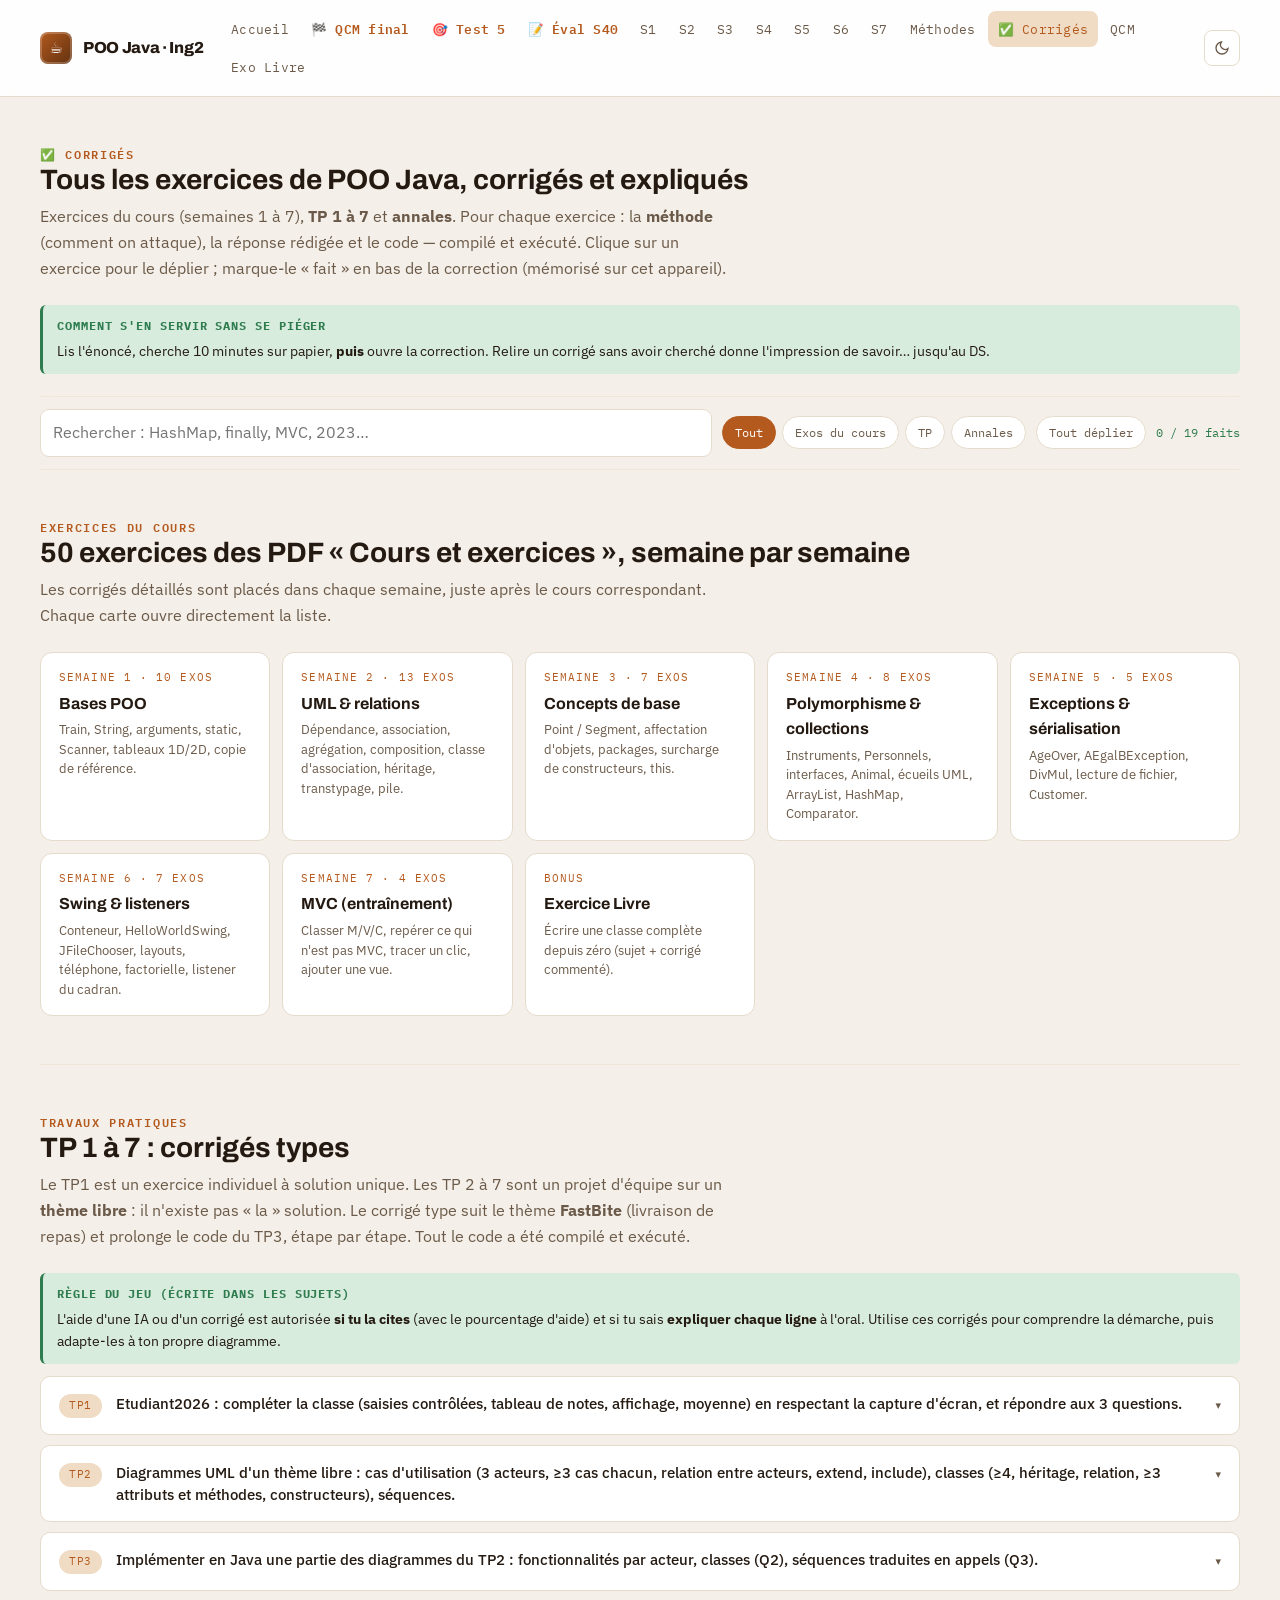
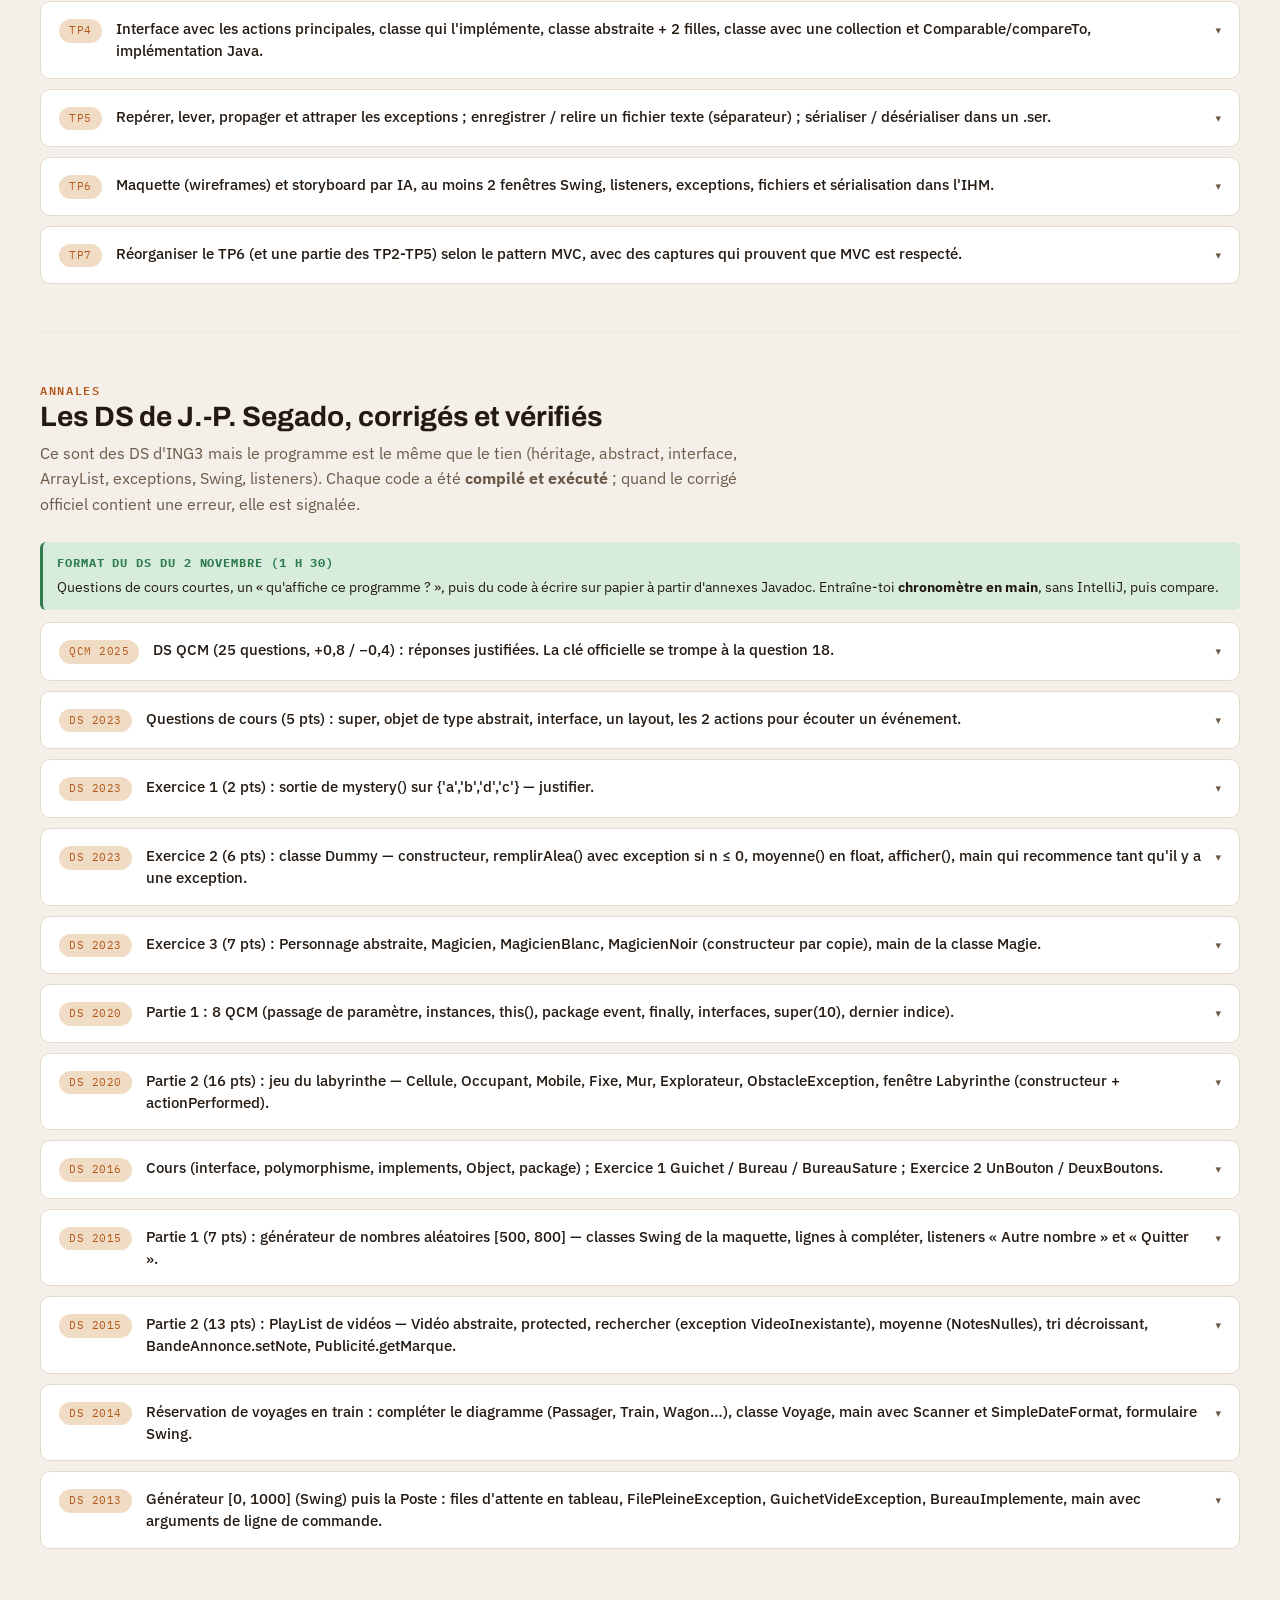
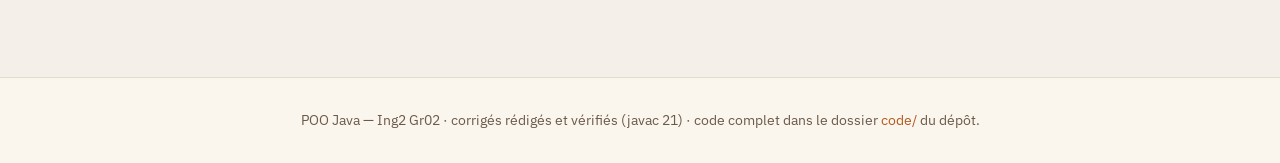
<file: corriges.html>
<!DOCTYPE html>
<html lang="fr">
<head>
<meta charset="UTF-8">
<meta name="viewport" content="width=device-width,initial-scale=1">
<title>Corrigés POO Java — Ing2</title>
<link rel="preconnect" href="https://fonts.googleapis.com">
<link rel="preconnect" href="https://fonts.gstatic.com" crossorigin>
<link rel="stylesheet" href="https://fonts.googleapis.com/css2?family=Archivo:wght@500;600;700;800&family=IBM+Plex+Sans:ital,wght@0,400;0,500;0,600;1,400&family=IBM+Plex+Mono:wght@400;500;600;700&display=swap">
<meta name="description" content="Tous les corrigés de POO Java ING2 (ECE) : exercices du cours, TP 1 à 7, annales 2013-2025, avec méthode et code vérifié.">
<meta name="theme-color" content="#b45a1e">

<meta name="color-scheme" content="light">
<link rel="icon" href="assets/favicon.svg" type="image/svg+xml">
<link rel="apple-touch-icon" href="assets/icon-192.png">
<link rel="manifest" href="manifest.webmanifest">
<meta property="og:title" content="POO Java — Ing2">
<meta property="og:description" content="Cours, exercices corrigés, TP et annales de POO Java (ECE ING2).">
<meta property="og:type" content="website">
<link rel="stylesheet" href="css/style.css">
<script>try{var t=localStorage.getItem("theme");if(t)document.documentElement.setAttribute("data-theme",t)}catch(e){}</script>
</head>
<body class="cx-page">
<a class="skip" href="#contenu">Aller au contenu</a>
<div class="topbar">
  <div class="topbar-in">
    <a class="brand" href="index.html" aria-label="Accueil" style="text-decoration:none">
      <span class="mug">☕</span>
      <span>POO Java · Ing2</span>
    </a>
    <nav class="nav" id="nav">
      <a href="index.html#accueil">Accueil</a>
      <a class="nav-ev" href="final.html">🏁 QCM final</a>
      <a class="nav-ev" href="test5.html">🎯 Test 5</a>
      <a class="nav-ev" href="eval-s40.html">📝 Éval S40</a>
      <a href="index.html#s1" title="Semaine 1 — bases de la POO">S1</a>
      <a href="index.html#s2" title="Semaine 2 — UML et relations">S2</a>
      <a href="index.html#s3" title="Semaine 3 — concepts de base">S3</a>
      <a href="index.html#s4" title="Semaine 4 — polymorphisme, interfaces, collections">S4</a>
      <a href="index.html#s5" title="Semaine 5 — exceptions, fichiers, sérialisation">S5</a>
      <a href="index.html#s6" title="Semaine 6 — Swing, layouts, listeners">S6</a>
      <a href="index.html#s7" title="Semaine 7 — pattern MVC">S7</a>
      <a href="index.html#methodes">Méthodes</a>
      <a class="nav-cx active" href="corriges.html" aria-current="page">✅ Corrigés</a>
      <a href="index.html#qcm">QCM</a>
      <a href="index.html#livre">Exo Livre</a>
    </nav>
    <button class="burger" id="burger" aria-label="Menu" aria-expanded="false" aria-controls="nav"><svg viewBox="0 0 24 24" fill="none" stroke="currentColor" stroke-width="2"><path d="M4 6h16M4 12h16M4 18h16"/></svg></button>
    <button class="theme-btn" onclick="toggleTheme()" aria-label="Changer de thème">
      <svg viewBox="0 0 24 24" fill="none" stroke="currentColor" stroke-width="2"><path d="M21 12.79A9 9 0 1 1 11.21 3 7 7 0 0 0 21 12.79z"/></svg>
    </button>
  </div>
</div>

<main id="contenu">
  <div class="wrap">
    <section style="padding-bottom:10px">
      <div class="section-head">
        <div class="eyebrow">✅ Corrigés</div>
        <h2>Tous les exercices de POO Java, corrigés et expliqués</h2>
        <p>Exercices du cours (semaines 1 à 7), <b>TP 1 à 7</b> et <b>annales</b>. Pour chaque exercice : la <b>méthode</b> (comment on attaque), la réponse rédigée et le code — compilé et exécuté. Clique sur un exercice pour le déplier ; marque-le « fait » en bas de la correction (mémorisé sur cet appareil).</p>
      </div>
      <div class="tip"><b>Comment s'en servir sans se piéger</b>Lis l'énoncé, cherche 10 minutes sur papier, <b>puis</b> ouvre la correction. Relire un corrigé sans avoir cherché donne l'impression de savoir… jusqu'au DS.</div>
    </section>
    <div class="cx-toolbar" id="cxToolbar">
      <input class="cx-search" id="cxSearch" type="search" placeholder="Rechercher : HashMap, finally, MVC, 2023…" aria-label="Rechercher dans les corrigés">
      <div class="cx-chips" id="cxChips">
        <button class="active" data-cat="all">Tout</button>
        <button data-cat="cours">Exos du cours</button>
        <button data-cat="tp">TP</button>
        <button data-cat="annales">Annales</button>
      </div>
      <button class="cx-btn" id="cxExpand" type="button">Tout déplier</button>
      <span class="cx-progress" id="cxProgress" aria-live="polite"></span>
    </div>
    <section id="cours" data-cat="cours">
      <div class="section-head">
        <div class="eyebrow">Exercices du cours</div>
        <h2>50 exercices des PDF « Cours et exercices », semaine par semaine</h2>
        <p>Les corrigés détaillés sont placés dans chaque semaine, juste après le cours correspondant. Chaque carte ouvre directement la liste.</p>
      </div>
      <div class="cx-index">
        <a class="cx-week" href="index.html#s1-exos"><div class="n">Semaine 1 · 10 exos</div><div class="t">Bases POO</div><div class="d">Train, String, arguments, static, Scanner, tableaux 1D/2D, copie de référence.</div></a>
        <a class="cx-week" href="index.html#s2-exos"><div class="n">Semaine 2 · 13 exos</div><div class="t">UML &amp; relations</div><div class="d">Dépendance, association, agrégation, composition, classe d'association, héritage, transtypage, pile.</div></a>
        <a class="cx-week" href="index.html#s3-exos"><div class="n">Semaine 3 · 7 exos</div><div class="t">Concepts de base</div><div class="d">Point / Segment, affectation d'objets, packages, surcharge de constructeurs, this.</div></a>
        <a class="cx-week" href="index.html#s4-exos"><div class="n">Semaine 4 · 8 exos</div><div class="t">Polymorphisme &amp; collections</div><div class="d">Instruments, Personnels, interfaces, Animal, écueils UML, ArrayList, HashMap, Comparator.</div></a>
        <a class="cx-week" href="index.html#s5-exos"><div class="n">Semaine 5 · 5 exos</div><div class="t">Exceptions &amp; sérialisation</div><div class="d">AgeOver, AEgalBException, DivMul, lecture de fichier, Customer.</div></a>
        <a class="cx-week" href="index.html#s6-exos"><div class="n">Semaine 6 · 7 exos</div><div class="t">Swing &amp; listeners</div><div class="d">Conteneur, HelloWorldSwing, JFileChooser, layouts, téléphone, factorielle, listener du cadran.</div></a>
        <a class="cx-week" href="index.html#s7-exos"><div class="n">Semaine 7 · 4 exos</div><div class="t">MVC (entraînement)</div><div class="d">Classer M/V/C, repérer ce qui n'est pas MVC, tracer un clic, ajouter une vue.</div></a>
        <a class="cx-week" href="index.html#livre"><div class="n">Bonus</div><div class="t">Exercice Livre</div><div class="d">Écrire une classe complète depuis zéro (sujet + corrigé commenté).</div></a>
      </div>
    </section>
    <section id="tp" data-cat="tp">
      <div class="section-head">
        <div class="eyebrow">Travaux pratiques</div>
        <h2>TP 1 à 7 : corrigés types</h2>
        <p>Le TP1 est un exercice individuel à solution unique. Les TP 2 à 7 sont un projet d'équipe sur un <b>thème libre</b> : il n'existe pas « la » solution. Le corrigé type suit le thème <b>FastBite</b> (livraison de repas) et prolonge le code du TP3, étape par étape. Tout le code a été compilé et exécuté.</p>
      </div>
      <div class="tip"><b>Règle du jeu (écrite dans les sujets)</b>L'aide d'une IA ou d'un corrigé est autorisée <b>si tu la cites</b> (avec le pourcentage d'aide) et si tu sais <b>expliquer chaque ligne</b> à l'oral. Utilise ces corrigés pour comprendre la démarche, puis adapte-les à ton propre diagramme.</div>
      <div class="qa-list">

        <div class="qa-item" id="tp1">
          <button class="qa-q" onclick="toggleQA(this)" aria-expanded="false">
            <span class="qa-num">TP1</span>
            <span class="qa-text">Etudiant2026 : compléter la classe (saisies contrôlées, tableau de notes, affichage, moyenne) en respectant la capture d'écran, et répondre aux 3 questions.</span>
            <span class="qa-chevron">▾</span>
          </button>
          <div class="qa-a"><div class="qa-a-in">
            <span class="qa-source">Solution testée avec la saisie de la capture : sortie identique, « Moyenne : 11,87 »</span>
            <div class="qa-meth"><b>🧭 Méthode</b>1) Lire la <b>capture d'écran</b> : c'est elle qui fixe les messages et les bornes (âge 18-25, 2 à 5 notes, notes 0-20), pas les commentaires du code (qui disent 0-99 et 1-4). 2) Une méthode = une saisie avec sa boucle de contrôle <code>while (valeur hors bornes) { message; relire; }</code>. 3) <code>double</code> partout pour les notes.</div>
            <p><b>Pourquoi le main est dans une autre classe que Etudiant ?</b> Séparer les responsabilités : <code>Etudiant</code> décrit un étudiant (données + comportements) et peut être réutilisée dans n'importe quel programme ; <code>Main</code> n'est que le point d'entrée qui l'utilise. C'est la base de la POO (et de l'organisation MVC de la semaine 7).</p>
            <p><b>Pourquoi ne peut-on pas afficher directement nom, âge et notes depuis Main ?</b> Les attributs sont <code>private</code> : visibles uniquement dans la classe <code>Etudiant</code>. <code>eleve.nom</code> dans <code>Main</code> → erreur <i>nom has private access in Etudiant</i>.</p>
            <p><b>La solution proposée :</b> passer par des <b>méthodes publiques</b> de la classe : les méthodes <code>get…()</code> qui renvoient les valeurs et <code>afficherInfos()</code> qui affiche depuis l'intérieur de la classe. C'est l'<b>encapsulation</b> : l'objet contrôle l'accès à ses données.</p>
<pre class="code"><span class="kw">import</span> java.util.<span class="cls">Locale</span>;
<span class="kw">import</span> java.util.<span class="cls">Scanner</span>;

<span class="cmt">// Classe Etudiant : tous les attributs sont private (encapsulation)</span>
<span class="kw">class</span> <span class="cls">Etudiant</span> {
    <span class="kw">private</span> <span class="cls">String</span> nom;
    <span class="kw">private</span> <span class="kw">int</span> age;
    <span class="kw">private</span> <span class="kw">double</span>[] notes;
    <span class="kw">private</span> <span class="kw">int</span> nbnotes;

    <span class="cmt">// UN seul Scanner pour tout l'objet ; Locale.FRANCE : on tape 4,5 (virgule) comme sur la capture</span>
    <span class="kw">private</span> <span class="kw">final</span> <span class="cls">Scanner</span> clavier = <span class="kw">new</span> <span class="fn">Scanner</span>(<span class="cls">System</span>.in).<span class="fn">useLocale</span>(<span class="cls">Locale</span>.<span class="cls">FRANCE</span>);

    <span class="kw">public</span> <span class="cls">String</span> <span class="fn">getNom</span>() {
        <span class="cls">System</span>.out.<span class="fn">println</span>(<span class="str">"Entrez le nom :"</span>);
        nom = clavier.<span class="fn">nextLine</span>();
        <span class="kw">return</span> nom;
    }

    <span class="kw">public</span> <span class="kw">int</span> <span class="fn">getAge</span>() {
        <span class="cls">System</span>.out.<span class="fn">println</span>(<span class="str">"Entrez l'age :"</span>);
        age = clavier.<span class="fn">nextInt</span>();
        <span class="kw">while</span> (age &lt; <span class="num">18</span> || age &gt; <span class="num">25</span>) {                         <span class="cmt">// bornes de la capture d'écran</span>
            <span class="cls">System</span>.out.<span class="fn">println</span>(<span class="str">"Age n'est pas entre 18 et 25 !"</span>);
            age = clavier.<span class="fn">nextInt</span>();
        }
        <span class="kw">return</span> age;
    }

    <span class="kw">public</span> <span class="kw">int</span> <span class="fn">getNbnotes</span>() {
        <span class="cls">System</span>.out.<span class="fn">println</span>(<span class="str">"Entrez le nombre de notes :"</span>);
        nbnotes = clavier.<span class="fn">nextInt</span>();
        <span class="kw">while</span> (nbnotes &lt; <span class="num">2</span> || nbnotes &gt; <span class="num">5</span>) {
            <span class="cls">System</span>.out.<span class="fn">println</span>(<span class="str">"Nombre de notes n'est pas entre 2 et 5 !"</span>);
            nbnotes = clavier.<span class="fn">nextInt</span>();                      <span class="cmt">// on relit nbnotes (et pas age !)</span>
        }
        <span class="kw">return</span> nbnotes;
    }

    <span class="kw">public</span> <span class="kw">double</span>[] <span class="fn">getNotes</span>(<span class="kw">int</span> nbnotes) {
        notes = <span class="kw">new</span> <span class="kw">double</span>[nbnotes];                          <span class="cmt">// instancier AVANT de remplir</span>
        <span class="cls">System</span>.out.<span class="fn">println</span>(<span class="str">"Entrez les notes :"</span>);
        <span class="kw">for</span> (<span class="kw">int</span> i = <span class="num">0</span>; i &lt; nbnotes; i++) {
            notes[i] = clavier.<span class="fn">nextDouble</span>();                  <span class="cmt">// nextDouble : une note peut être 12,5</span>
            <span class="kw">while</span> (notes[i] &lt; <span class="num">0</span> || notes[i] &gt; <span class="num">20</span>) {
                <span class="cls">System</span>.out.<span class="fn">println</span>(<span class="str">"Note n'est pas entre 0 et 20 !"</span>);
                notes[i] = clavier.<span class="fn">nextDouble</span>();
            }
        }
        <span class="kw">return</span> notes;
    }

    <span class="kw">public</span> <span class="kw">void</span> <span class="fn">afficherInfos</span>() {
        <span class="cls">System</span>.out.<span class="fn">println</span>(<span class="str">"--- Informations de l'etudiant ---"</span>);
        <span class="cls">System</span>.out.<span class="fn">println</span>(<span class="str">"Nom : "</span> + nom);
        <span class="cls">System</span>.out.<span class="fn">println</span>(<span class="str">"Age : "</span> + age);
        <span class="cls">System</span>.out.<span class="fn">println</span>(<span class="str">"Notes :"</span>);
        <span class="kw">for</span> (<span class="kw">int</span> i = <span class="num">0</span>; i &lt; nbnotes; i++) {
            <span class="cls">System</span>.out.<span class="fn">println</span>(notes[i]);                     <span class="cmt">// println d'un double : 4.5 (point)</span>
        }
        <span class="cls">System</span>.out.<span class="fn">println</span>();                                 <span class="cmt">// la ligne vide de la capture</span>
    }

    <span class="kw">public</span> <span class="kw">double</span> <span class="fn">calculerMoyenne</span>() {
        <span class="kw">double</span> somme = <span class="num">0</span>;                                      <span class="cmt">// double, surtout pas int</span>
        <span class="kw">for</span> (<span class="kw">int</span> i = <span class="num">0</span>; i &lt; nbnotes; i++) {
            somme += notes[i];
        }
        <span class="kw">return</span> somme / nbnotes;                                <span class="cmt">// double / int : division réelle</span>
    }
}</pre>
<pre class="code"><span class="kw">import</span> java.util.<span class="cls">Locale</span>;

<span class="kw">public</span> <span class="kw">class</span> <span class="cls">Main</span> {
    <span class="kw">public</span> <span class="kw">static</span> <span class="kw">void</span> <span class="fn">main</span>(<span class="cls">String</span>[] args) {
        <span class="cls">String</span> nom;
        <span class="kw">int</span> age;
        <span class="kw">double</span>[] notes;
        <span class="kw">int</span> nbnotes;

        <span class="cls">Etudiant</span> eleve = <span class="kw">new</span> <span class="fn">Etudiant</span>();                       <span class="cmt">// objet de la classe Etudiant</span>
        nom = eleve.<span class="fn">getNom</span>();
        age = eleve.<span class="fn">getAge</span>();
        nbnotes = eleve.<span class="fn">getNbnotes</span>();
        notes = eleve.<span class="fn">getNotes</span>(nbnotes);
        eleve.<span class="fn">afficherInfos</span>();
        <span class="cls">System</span>.out.<span class="fn">printf</span>(<span class="cls">Locale</span>.<span class="cls">FRANCE</span>, <span class="str">"Moyenne : %.2f%n"</span>, eleve.<span class="fn">calculerMoyenne</span>());   <span class="cmt">// 11,87</span>
    }
}</pre>
            <div class="tbl-wrap"><table class="tbl">
              <thead><tr><th>Erreur fréquente (vue dans des copies)</th><th>Conséquence</th><th>Correction</th></tr></thead>
              <tbody>
                <tr><td>Dans la boucle de <code>getNbnotes</code>, relire <code>age = clavier.nextInt();</code></td><td><code>nbnotes</code> ne change jamais : <b>boucle infinie</b></td><td>relire <code>nbnotes</code></td></tr>
                <tr><td><code>int somme = 0; somme += notes[i];</code></td><td><code>+=</code> tronque silencieusement : 4,5 + 12,6 + 18,5 donne 34 au lieu de 35,6</td><td><code>double somme = 0;</code></td></tr>
                <tr><td><code>return somme / nbnotes;</code> avec deux <code>int</code></td><td>division entière : 34 / 3 = 11</td><td>un des deux en <code>double</code></td></tr>
                <tr><td><code>notes[i] = clavier.nextInt();</code></td><td>« 4,5 » → <code>InputMismatchException</code></td><td><code>nextDouble()</code></td></tr>
                <tr><td>Bornes 0-99 / 1-4 (commentaires) au lieu de 18-25 / 2-5 (capture)</td><td>affichage différent de l'attendu : points perdus</td><td>suivre la capture</td></tr>
                <tr><td>Oublier <code>notes = new double[nbnotes];</code></td><td><code>NullPointerException</code> au premier <code>notes[i] = …</code></td><td>instancier avant la boucle</td></tr>
              </tbody>
            </table></div>
            <div class="tip"><b>Virgule ou point ?</b>Sur un Windows en français, <code>nextDouble()</code> attend « 4,5 » ; sur un PC en anglais, « 4.5 ». <code>useLocale(Locale.FRANCE)</code> fixe le comportement. À l'affichage, <code>println(4.5)</code> écrit toujours « 4.5 », alors que <code>printf("%.2f")</code> suit la langue (« 11,87 »).</div>
          </div></div>
        </div>

        <div class="qa-item" id="tp2">
          <button class="qa-q" onclick="toggleQA(this)" aria-expanded="false">
            <span class="qa-num">TP2</span>
            <span class="qa-text">Diagrammes UML d'un thème libre : cas d'utilisation (3 acteurs, ≥3 cas chacun, relation entre acteurs, extend, include), classes (≥4, héritage, relation, ≥3 attributs et méthodes, constructeurs), séquences.</span>
            <span class="qa-chevron">▾</span>
          </button>
          <div class="qa-a"><div class="qa-a-in">
            <span class="qa-source">Thème FastBite — les diagrammes dessinés sont dans l'onglet Semaine 2</span>
            <div class="qa-meth"><b>🧭 Méthode</b>Partir des <b>phrases</b> du thème : les acteurs sont les sujets (« le client commande »), les cas d'utilisation sont les verbes, les classes sont les noms qui ont des données (Commande, Plat…), les séquences sont les scénarios qu'on raconterait à l'oral. Puis cocher la liste des contraintes une par une : c'est la grille de notation.</div>
            <p><b>Q1 — Cas d'utilisation (FastBite)</b></p>
            <div class="tbl-wrap"><table class="tbl">
              <thead><tr><th>Acteur</th><th>Cas d'utilisation (≥ 3)</th></tr></thead>
              <tbody>
                <tr><td>Client</td><td>Rechercher un restaurant, Passer une commande, Payer, Suivre la livraison, Noter le livreur</td></tr>
                <tr><td>Restaurant</td><td>Gérer le menu, Accepter une commande, Signaler « commande prête »</td></tr>
                <tr><td>Livreur</td><td>Se déclarer disponible, Accepter une livraison, Confirmer la livraison</td></tr>
                <tr><td>Utilisateur (acteur général)</td><td>S'authentifier</td></tr>
              </tbody>
            </table></div>
            <ul>
              <li><b>Relation entre acteurs</b> : Client, Restaurant et Livreur <b>héritent</b> de l'acteur Utilisateur (flèche à triangle vide) : ils ont tous accès à « S'authentifier ».</li>
              <li><b>«include»</b> (réutilisation obligatoire) : « Payer » <i>inclut</i> « S'authentifier » — on ne paie jamais sans être connecté. Flèche pointillée <b>de Payer vers S'authentifier</b>.</li>
              <li><b>«extend»</b> (extension facultative) : « Appliquer un code promo » <i>étend</i> « Passer une commande » — seulement si le client a un code. Flèche pointillée <b>de l'extension vers le cas de base</b>. (Le sujet parle de « généralisation » pour extend : à l'oral, préciser que extend est une <b>extension conditionnelle</b>, alors que la vraie généralisation se dessine avec un triangle.)</li>
            </ul>
            <p><b>Q2 — Classes (≥ 4)</b> : <code>Utilisateur</code> (nom, email, motDePasse ; seConnecter, seDeconnecter, toString) ; <code>Client extends Utilisateur</code> (adresse, solde, historique) ; <code>Livreur extends Utilisateur</code> (véhicule, disponible, position) ; <code>Restaurant</code> (nom, adresse, menu) ; <code>Plat</code> (nom, prix, description) ; <code>Commande</code> (numéro, statut, montant, plats) ; <code>Livraison</code> (dates, statut). Relations : héritage (Client, Livreur), <b>agrégation</b> Restaurant ◇— Plat (un plat existe dans la base même hors d'un menu), <b>composition</b> Commande ◆— Livraison (une livraison n'existe pas sans sa commande), <b>association</b> Client 1 — 0..* Commande, <b>dépendance</b> Client ⇢ Livreur (<code>noterLivreur(Livreur l, int note)</code> reçoit le livreur en paramètre sans le stocker). Chaque classe : constructeur par défaut + constructeur avec paramètres.</p>
            <p><b>Q3 — Séquences (≥ 4 scénarios)</b> : 1) passer une commande, 2) payer, 3) livrer, 4) noter. Lignes de vie : <code>:Client</code>, <code>:FastBite</code> (système), <code>:Restaurant</code>, <code>:Livreur</code>. Message <b>synchrone</b> (flèche pleine, l'émetteur attend la réponse) : <code>payer(montant)</code> → réponse « paiement accepté ». Message <b>asynchrone</b> (flèche ouverte, pas d'attente) : <code>notifierNouvelleCommande()</code> envoyé au restaurant. Un fragment <b>alt</b> [solde suffisant] / [sinon] pour le paiement est un bonus apprécié.</p>
            <div class="tip"><b>Ce qui fait perdre des points</b>Des cas d'utilisation qui sont des étapes techniques (« cliquer sur le bouton ») au lieu d'objectifs de l'acteur ; include/extend dans le mauvais sens ; des classes sans méthodes ; des multiplicités absentes ; un diagramme de séquence sans messages de retour.</div>
          </div></div>
        </div>

        <div class="qa-item" id="tp3">
          <button class="qa-q" onclick="toggleQA(this)" aria-expanded="false">
            <span class="qa-num">TP3</span>
            <span class="qa-text">Implémenter en Java une partie des diagrammes du TP2 : fonctionnalités par acteur, classes (Q2), séquences traduites en appels (Q3).</span>
            <span class="qa-chevron">▾</span>
          </button>
          <div class="qa-a"><div class="qa-a-in">
            <span class="qa-source">Code FastBite du TP3 (dossier info/java/semaine 3/rendu_tp3_fastbite)</span>
            <p><b>Traduire un diagramme de classes en Java :</b></p>
            <div class="tbl-wrap"><table class="tbl">
              <thead><tr><th>UML</th><th>Java</th></tr></thead>
              <tbody>
                <tr><td>Classe avec <code>- nom : String</code></td><td><code>private String nom;</code></td></tr>
                <tr><td>Héritage (triangle vide)</td><td><code>class Client extends Utilisateur</code> + <code>super(...)</code> en 1<sup>re</sup> ligne du constructeur</td></tr>
                <tr><td>Association / agrégation 1 — *</td><td>attribut <code>List&lt;Plat&gt; menu</code> (+ méthode <code>ajouterPlat</code>)</td></tr>
                <tr><td>Association vers 1</td><td>attribut <code>private Restaurant restaurant;</code></td></tr>
                <tr><td>Composition</td><td>l'objet « partie » est créé <b>par</b> le tout (<code>this.livraison = new Livraison(this, l);</code>)</td></tr>
                <tr><td>Dépendance</td><td>seulement un <b>paramètre</b> ou une variable locale</td></tr>
              </tbody>
            </table></div>
            <p><b>Une séquence = une suite d'appels dans le main :</b> le scénario « passer commande » devient <code>Commande cmd = alice.passerCommande(chezMario, 1001); cmd.ajouterPlat(pizza); cmd.validerCommande();</code> ; chaque flèche du diagramme de séquence correspond à un appel de méthode sur l'objet destinataire, et chaque <code>System.out.println</code> à la trace montrée en capture.</p>
            <p><b>Relecture du code TP3 (ce qui sera amélioré aux TP suivants) :</b></p>
            <ul>
              <li>Les statuts sont des <code>String</code> (<code>"PAYEE"</code>, <code>"VALIDEE"</code>) : une faute de frappe passe inaperçue → une <code>enum StatutCommande</code> les remplace au TP4.</li>
              <li><code>payerCommande</code> renvoie <code>false</code> quand le solde manque : l'appelant peut ignorer le résultat → au TP5, on <b>lève une exception</b>.</li>
              <li><code>Utilisateur</code> est instanciable alors qu'un « utilisateur tout court » n'existe pas → au TP4, elle devient <b>abstraite</b>.</li>
              <li><code>noterLivreur</code> ne mémorise pas la note : prévoir un attribut <code>notes</code> dans <code>Livreur</code>.</li>
            </ul>
          </div></div>
        </div>

        <div class="qa-item" id="tp4">
          <button class="qa-q" onclick="toggleQA(this)" aria-expanded="false">
            <span class="qa-num">TP4</span>
            <span class="qa-text">Interface avec les actions principales, classe qui l'implémente, classe abstraite + 2 filles, classe avec une collection et Comparable/compareTo, implémentation Java.</span>
            <span class="qa-chevron">▾</span>
          </button>
          <div class="qa-a"><div class="qa-a-in">
            <span class="qa-source">Corrigé type FastBite — packages fastbite.modele + fastbite.app (compile et s'exécute)</span>
            <div class="qa-meth"><b>🧭 Méthode</b>Interface = <b>ce que le système sait faire</b> (les cas d'utilisation deviennent des signatures). Classe abstraite = le <b>concept général</b> qui n'existe jamais seul (Utilisateur). Collection = la classe qui <b>contient une liste</b> (Restaurant et son menu). Comparable = l'<b>ordre naturel</b> des éléments de la liste.</div>
            <p><b>Q1 — L'interface et la classe qui l'implémente.</b> Justification à écrire : l'interface fixe le contrat de la plateforme (passer commande, ajouter un plat, payer, assigner un livreur) indépendamment de son implémentation ; une autre implémentation (tests, version « démo ») pourrait la remplacer sans changer le code qui l'utilise.</p>
<pre class="code"><span class="kw">package</span> fastbite.modele;

<span class="cmt">/** TP4 Q1 a : l'INTERFACE = le contrat de ce que la plateforme sait faire. */</span>
<span class="kw">public</span> <span class="kw">interface</span> <span class="cls">ServiceCommande</span> {
    <span class="cls">Commande</span> <span class="fn">passerCommande</span>(<span class="cls">Client</span> client, <span class="cls">Restaurant</span> restaurant);
    <span class="kw">void</span> <span class="fn">ajouterPlat</span>(<span class="cls">Commande</span> commande, <span class="cls">Plat</span> plat) <span class="kw">throws</span> <span class="cls">PlatIndisponibleException</span>;
    <span class="kw">void</span> <span class="fn">payer</span>(<span class="cls">Commande</span> commande) <span class="kw">throws</span> <span class="cls">SoldeInsuffisantException</span>;
    <span class="cls">Livraison</span> <span class="fn">assignerLivreur</span>(<span class="cls">Commande</span> commande) <span class="kw">throws</span> <span class="cls">AucunLivreurException</span>;
}</pre>
            <p><b>Q2 — La classe abstraite et ses 2 filles.</b> Chaque fille ajoute ses attributs (<code>solde</code>, <code>adresseLivraison</code> / <code>vehicule</code>, <code>disponible</code>) et redéfinit les méthodes abstraites.</p>
<pre class="code"><span class="kw">package</span> fastbite.modele;

<span class="kw">import</span> java.io.<span class="cls">Serializable</span>;

<span class="cmt">/** TP4 Q2 : classe ABSTRAITE — on ne crée jamais « un utilisateur » tout court. */</span>
<span class="kw">public</span> <span class="kw">abstract</span> <span class="kw">class</span> <span class="cls">Utilisateur</span> <span class="kw">implements</span> <span class="cls">Serializable</span> {
    <span class="kw">private</span> <span class="kw">static</span> <span class="kw">final</span> <span class="kw">long</span> serialVersionUID = <span class="num">1L</span>;

    <span class="kw">protected</span> <span class="cls">String</span> nom;
    <span class="kw">protected</span> <span class="cls">String</span> email;
    <span class="kw">protected</span> <span class="kw">transient</span> <span class="cls">String</span> motDePasse;   <span class="cmt">// TP5 : transient = jamais écrit dans le .ser</span>

    <span class="kw">public</span> <span class="fn">Utilisateur</span>(<span class="cls">String</span> nom, <span class="cls">String</span> email, <span class="cls">String</span> motDePasse) {
        <span class="kw">this</span>.nom = nom;
        <span class="kw">this</span>.email = email;
        <span class="kw">this</span>.motDePasse = motDePasse;
    }

    <span class="kw">public</span> <span class="cls">String</span> <span class="fn">getNom</span>()   { <span class="kw">return</span> nom; }
    <span class="kw">public</span> <span class="cls">String</span> <span class="fn">getEmail</span>() { <span class="kw">return</span> email; }

    <span class="kw">public</span> <span class="kw">boolean</span> <span class="fn">seConnecter</span>(<span class="cls">String</span> email, <span class="cls">String</span> mdp) {
        <span class="kw">return</span> <span class="kw">this</span>.email.<span class="fn">equals</span>(email) &amp;&amp; motDePasse != <span class="kw">null</span> &amp;&amp; motDePasse.<span class="fn">equals</span>(mdp);
    }

    <span class="cmt">/** Méthodes abstraites : chaque sorte d'utilisateur a SON rôle et SON tableau de bord. */</span>
    <span class="kw">public</span> <span class="kw">abstract</span> <span class="cls">String</span> <span class="fn">getRole</span>();
    <span class="kw">public</span> <span class="kw">abstract</span> <span class="kw">void</span> <span class="fn">afficherTableauDeBord</span>();

    <span class="kw">@Override</span>
    <span class="kw">public</span> <span class="cls">String</span> <span class="fn">toString</span>() { <span class="kw">return</span> <span class="fn">getRole</span>() + <span class="str">"["</span> + nom + <span class="str">", "</span> + email + <span class="str">"]"</span>; }
}</pre>
<pre class="code"><span class="kw">public</span> <span class="kw">class</span> <span class="cls">Livreur</span> <span class="kw">extends</span> <span class="cls">Utilisateur</span> {
    <span class="kw">private</span> <span class="cls">String</span> vehicule;
    <span class="kw">private</span> <span class="kw">boolean</span> disponible = <span class="kw">true</span>;
    <span class="kw">private</span> <span class="kw">int</span> nbLivraisons;
    <span class="kw">public</span> <span class="fn">Livreur</span>(<span class="cls">String</span> nom, <span class="cls">String</span> email, <span class="cls">String</span> motDePasse, <span class="cls">String</span> vehicule) {
        <span class="kw">super</span>(nom, email, motDePasse);
        <span class="kw">this</span>.vehicule = vehicule;
    }
    <span class="kw">@Override</span> <span class="kw">public</span> <span class="cls">String</span> <span class="fn">getRole</span>() { <span class="kw">return</span> <span class="str">"Livreur"</span>; }
    <span class="kw">@Override</span> <span class="kw">public</span> <span class="kw">void</span> <span class="fn">afficherTableauDeBord</span>() {
        <span class="cls">System</span>.out.<span class="fn">println</span>(<span class="str">"[Livreur] "</span> + nom + <span class="str">" ("</span> + vehicule + <span class="str">") | "</span>
                + (disponible ? <span class="str">"disponible"</span> : <span class="str">"en course"</span>) + <span class="str">" | "</span> + nbLivraisons + <span class="str">" livraison(s)"</span>);
    }
}</pre>
            <p><b>Q3 — La collection et Comparable.</b> La consigne dit « cette classe implémente Comparable » : deux lectures possibles, les deux sont montrées. (a) Les <b>éléments</b> de la collection (<code>Plat</code>) sont comparables par prix → <code>Collections.sort(menu)</code>. (b) La classe <b>conteneur</b> (<code>Restaurant</code>) est elle-même comparable (par note) → on peut trier une liste de restaurants. Préciser à l'oral laquelle tu as choisie.</p>
<pre class="code"><span class="kw">public</span> <span class="kw">class</span> <span class="cls">Plat</span> <span class="kw">implements</span> <span class="cls">Comparable</span>&lt;<span class="cls">Plat</span>&gt;, <span class="cls">Serializable</span> {
    <span class="cmt">// ...</span>
    <span class="kw">@Override</span>
    <span class="kw">public</span> <span class="kw">int</span> <span class="fn">compareTo</span>(<span class="cls">Plat</span> autre) {
        <span class="kw">return</span> <span class="cls">Double</span>.<span class="fn">compare</span>(<span class="kw">this</span>.prix, autre.prix);   <span class="cmt">// négatif, 0 ou positif</span>
    }
}

<span class="kw">public</span> <span class="kw">class</span> <span class="cls">Restaurant</span> <span class="kw">implements</span> <span class="cls">Serializable</span>, <span class="cls">Comparable</span>&lt;<span class="cls">Restaurant</span>&gt; {
    <span class="kw">private</span> <span class="kw">final</span> <span class="cls">List</span>&lt;<span class="cls">Plat</span>&gt; menu = <span class="kw">new</span> <span class="cls">ArrayList</span>&lt;&gt;();
    <span class="kw">public</span> <span class="kw">void</span> <span class="fn">ajouterPlat</span>(<span class="cls">Plat</span> p) { menu.<span class="fn">add</span>(p); }                       <span class="cmt">// méthode d'ajout demandée</span>
    <span class="kw">public</span> <span class="kw">void</span> <span class="fn">trierMenuParPrix</span>() { <span class="cls">Collections</span>.<span class="fn">sort</span>(menu); }              <span class="cmt">// ordre naturel des plats</span>
    <span class="kw">public</span> <span class="kw">void</span> <span class="fn">trierMenuParNom</span>() { menu.<span class="fn">sort</span>(<span class="cls">Comparator</span>.<span class="fn">comparing</span>(<span class="cls">Plat</span>::getNom)); }   <span class="cmt">// autre ordre</span>
    <span class="kw">@Override</span>
    <span class="kw">public</span> <span class="kw">int</span> <span class="fn">compareTo</span>(<span class="cls">Restaurant</span> autre) {
        <span class="kw">return</span> <span class="cls">Double</span>.<span class="fn">compare</span>(autre.noteMoyenne, <span class="kw">this</span>.noteMoyenne);        <span class="cmt">// meilleure note d'abord</span>
    }
}</pre>
            <p><b>Q4 — Démo (sortie réelle) :</b></p>
            <pre class="code">[Client] Alice | solde 30.0 EUR | 0 commande(s)
[Livreur] Bob (scooter) | disponible | 0 livraison(s)
Menu trié par prix : [Tiramisu (6.0 EUR), Pasta Carbonara (10.0 EUR), Pizza Margherita (12.5 EUR)]
Menu trié par nom  : [Pasta Carbonara (10.0 EUR), Pizza Margherita (12.5 EUR), Tiramisu (6.0 EUR)]
Restaurants du mieux noté au moins bien noté : [Burger Bro (4.8/5, 0 plats), Chez Mario (4.6/5, 3 plats), Sushi Go (4.2/5, 0 plats)]
Commande #1001 NOUVELLE : [Pasta Carbonara (10.0 EUR)] = 10.0 EUR</pre>
            <p>Les deux premières lignes montrent le <b>polymorphisme</b> : une boucle sur des <code>Utilisateur</code> appelle la version de chaque fille. Code complet : dossier <code>code/fastbite</code> du dépôt.</p>
          </div></div>
        </div>

        <div class="qa-item" id="tp5">
          <button class="qa-q" onclick="toggleQA(this)" aria-expanded="false">
            <span class="qa-num">TP5</span>
            <span class="qa-text">Repérer, lever, propager et attraper les exceptions ; enregistrer / relire un fichier texte (séparateur) ; sérialiser / désérialiser dans un .ser.</span>
            <span class="qa-chevron">▾</span>
          </button>
          <div class="qa-a"><div class="qa-a-in">
            <span class="qa-source">Corrigé type FastBite — DemoTP5 (sortie réelle ci-dessous)</span>
            <div class="qa-meth"><b>🧭 Méthode</b>Pour chaque méthode du TP4, se demander « qu'est-ce qui peut rater ? » (solde, plat absent, personne pour livrer, fichier illisible, nombre mal écrit). Chaque réponse devient une exception : <b>lancée</b> là où on détecte le problème, <b>propagée</b> (<code>throws</code>) par les méthodes intermédiaires, <b>attrapée</b> là où l'on sait quoi dire à l'utilisateur.</div>
            <p><b>Q1 — Exceptions repérées :</b> <code>SoldeInsuffisantException</code> (payer), <code>PlatIndisponibleException</code> (ajouter un plat absent du menu), <code>AucunLivreurException</code> (assigner une livraison), plus les exceptions Java : <code>IOException</code> (fichiers), <code>NumberFormatException</code> (prix mal écrit dans le fichier), <code>IllegalArgumentException</code> (prix négatif dans le constructeur de <code>Plat</code>).</p>
<pre class="code"><span class="kw">package</span> fastbite.modele;

<span class="cmt">/** Exception CONTRÔLÉE (extends Exception) : l'appelant est OBLIGÉ de la traiter ou de la propager. */</span>
<span class="kw">public</span> <span class="kw">class</span> <span class="cls">SoldeInsuffisantException</span> <span class="kw">extends</span> <span class="cls">Exception</span> {
    <span class="kw">private</span> <span class="kw">static</span> <span class="kw">final</span> <span class="kw">long</span> serialVersionUID = <span class="num">1L</span>;
    <span class="kw">public</span> <span class="fn">SoldeInsuffisantException</span>(<span class="cls">String</span> client, <span class="kw">double</span> montant, <span class="kw">double</span> solde) {
        <span class="kw">super</span>(client + <span class="str">" doit payer "</span> + montant + <span class="str">" EUR mais n'a que "</span> + solde + <span class="str">" EUR"</span>);
    }
}</pre>
<pre class="code"><span class="cmt">// Client : on LANCE</span>
<span class="kw">public</span> <span class="kw">void</span> <span class="fn">payer</span>(<span class="cls">Commande</span> c) <span class="kw">throws</span> <span class="cls">SoldeInsuffisantException</span> {
    <span class="kw">if</span> (c.<span class="fn">getMontantTotal</span>() &gt; solde) <span class="kw">throw</span> <span class="kw">new</span> <span class="fn">SoldeInsuffisantException</span>(nom, c.<span class="fn">getMontantTotal</span>(), solde);
    solde -= c.<span class="fn">getMontantTotal</span>();
    c.<span class="fn">setStatut</span>(<span class="cls">StatutCommande</span>.<span class="cls">PAYEE</span>);
}
<span class="cmt">// PlateformeFastBite : on PROPAGE (pas de try ici)</span>
<span class="kw">public</span> <span class="kw">void</span> <span class="fn">payer</span>(<span class="cls">Commande</span> commande) <span class="kw">throws</span> <span class="cls">SoldeInsuffisantException</span> { commande.<span class="fn">getClient</span>().<span class="fn">payer</span>(commande); }
<span class="cmt">// main : on ATTRAPE</span>
<span class="kw">try</span> {
    plateforme.<span class="fn">ajouterPlat</span>(c, pizza);
    plateforme.<span class="fn">ajouterPlat</span>(c, pasta);
    plateforme.<span class="fn">payer</span>(c);
} <span class="kw">catch</span> (<span class="cls">PlatIndisponibleException</span> e) {
    <span class="cls">System</span>.out.<span class="fn">println</span>(<span class="str">"Plat refusé : "</span> + e.<span class="fn">getMessage</span>());
} <span class="kw">catch</span> (<span class="cls">SoldeInsuffisantException</span> e) {
    <span class="cls">System</span>.out.<span class="fn">println</span>(<span class="str">"Paiement refusé : "</span> + e.<span class="fn">getMessage</span>());
}</pre>
            <p><b>Modification des diagrammes :</b> ajouter les 3 classes d'exception (stéréotype «exception», héritage de <code>Exception</code>) et les dépendances « lance » depuis <code>Client</code>, <code>Commande</code>, <code>PlateformeFastBite</code>.</p>
            <p><b>Q2 — Fichier texte.</b> Format choisi : <b>une ligne par plat, <code>nom;prix;description</code></b> (séparateur <code>;</code> car la description peut contenir des virgules). Une ligne mal formée est signalée puis ignorée, au lieu de faire échouer toute la lecture.</p>
<pre class="code"><span class="kw">package</span> fastbite.persistance;

<span class="kw">import</span> fastbite.modele.<span class="cls">Plat</span>;
<span class="kw">import</span> fastbite.modele.<span class="cls">Restaurant</span>;

<span class="kw">import</span> java.io.<span class="cls">BufferedReader</span>;
<span class="kw">import</span> java.io.<span class="cls">FileReader</span>;
<span class="kw">import</span> java.io.<span class="cls">FileWriter</span>;
<span class="kw">import</span> java.io.<span class="cls">IOException</span>;
<span class="kw">import</span> java.io.<span class="cls">PrintWriter</span>;
<span class="kw">import</span> java.util.<span class="cls">ArrayList</span>;
<span class="kw">import</span> java.util.<span class="cls">List</span>;

<span class="cmt">/** TP5 Q2 : une ligne par plat, champs séparés par « ; » :  nom;prix;description */</span>
<span class="kw">public</span> <span class="kw">class</span> <span class="cls">MenuTexte</span> {
    <span class="kw">public</span> <span class="kw">static</span> <span class="kw">final</span> <span class="cls">String</span> <span class="cls">SEP</span> = <span class="str">";"</span>;

    <span class="kw">public</span> <span class="kw">static</span> <span class="kw">void</span> <span class="fn">ecrire</span>(<span class="cls">Restaurant</span> r, <span class="cls">String</span> fichier) <span class="kw">throws</span> <span class="cls">IOException</span> {
        <span class="kw">try</span> (<span class="cls">PrintWriter</span> out = <span class="kw">new</span> <span class="fn">PrintWriter</span>(<span class="kw">new</span> <span class="fn">FileWriter</span>(fichier))) {   <span class="cmt">// fermé automatiquement</span>
            <span class="kw">for</span> (<span class="cls">Plat</span> p : r.<span class="fn">getMenu</span>()) {
                out.<span class="fn">println</span>(p.<span class="fn">getNom</span>() + <span class="cls">SEP</span> + p.<span class="fn">getPrix</span>() + <span class="cls">SEP</span> + p.<span class="fn">getDescription</span>());
            }
        }
    }

    <span class="cmt">/** Lit le fichier ; une ligne mal formée est signalée puis ignorée (on ne plante pas tout). */</span>
    <span class="kw">public</span> <span class="kw">static</span> <span class="cls">List</span>&lt;<span class="cls">Plat</span>&gt; <span class="fn">lire</span>(<span class="cls">String</span> fichier) <span class="kw">throws</span> <span class="cls">IOException</span> {
        <span class="cls">List</span>&lt;<span class="cls">Plat</span>&gt; plats = <span class="kw">new</span> <span class="cls">ArrayList</span>&lt;&gt;();
        <span class="kw">try</span> (<span class="cls">BufferedReader</span> in = <span class="kw">new</span> <span class="fn">BufferedReader</span>(<span class="kw">new</span> <span class="fn">FileReader</span>(fichier))) {
            <span class="cls">String</span> ligne;
            <span class="kw">int</span> n = <span class="num">0</span>;
            <span class="kw">while</span> ((ligne = in.<span class="fn">readLine</span>()) != <span class="kw">null</span>) {
                n++;
                <span class="cls">String</span>[] champs = ligne.<span class="fn">split</span>(<span class="cls">SEP</span>);
                <span class="kw">try</span> {
                    plats.<span class="fn">add</span>(<span class="kw">new</span> <span class="fn">Plat</span>(champs[<span class="num">0</span>], <span class="cls">Double</span>.<span class="fn">parseDouble</span>(champs[<span class="num">1</span>]), champs[<span class="num">2</span>]));
                } <span class="kw">catch</span> (<span class="cls">NumberFormatException</span> | <span class="cls">ArrayIndexOutOfBoundsException</span> e) {
                    <span class="cls">System</span>.out.<span class="fn">println</span>(<span class="str">"Ligne "</span> + n + <span class="str">" ignorée ("</span> + e.<span class="fn">getClass</span>().<span class="fn">getSimpleName</span>() + <span class="str">") : "</span> + ligne);
                }
            }
        }
        <span class="kw">return</span> plats;
    }
}</pre>
            <p><b>Q3 — Sérialisation.</b> Toutes les classes du modèle <code>implements Serializable</code> ; la liste entière des restaurants (menus compris) s'écrit en un seul <code>writeObject</code>. Le mot de passe est <code>transient</code> : il n'est pas écrit dans le fichier (sécurité), ce que la démo prouve.</p>
<pre class="code"><span class="kw">package</span> fastbite.persistance;

<span class="kw">import</span> fastbite.modele.<span class="cls">Restaurant</span>;

<span class="kw">import</span> java.io.<span class="cls">FileInputStream</span>;
<span class="kw">import</span> java.io.<span class="cls">FileOutputStream</span>;
<span class="kw">import</span> java.io.<span class="cls">IOException</span>;
<span class="kw">import</span> java.io.<span class="cls">ObjectInputStream</span>;
<span class="kw">import</span> java.io.<span class="cls">ObjectOutputStream</span>;
<span class="kw">import</span> java.util.<span class="cls">ArrayList</span>;
<span class="kw">import</span> java.util.<span class="cls">List</span>;

<span class="cmt">/** TP5 Q3 : sérialisation binaire (.ser) de toute la liste de restaurants (menus compris). */</span>
<span class="kw">public</span> <span class="kw">class</span> <span class="cls">Sauvegarde</span> {

    <span class="kw">public</span> <span class="kw">static</span> <span class="kw">void</span> <span class="fn">sauver</span>(<span class="cls">List</span>&lt;<span class="cls">Restaurant</span>&gt; restaurants, <span class="cls">String</span> fichier) <span class="kw">throws</span> <span class="cls">IOException</span> {
        <span class="kw">try</span> (<span class="cls">ObjectOutputStream</span> oos = <span class="kw">new</span> <span class="fn">ObjectOutputStream</span>(<span class="kw">new</span> <span class="fn">FileOutputStream</span>(fichier))) {
            oos.<span class="fn">writeObject</span>(<span class="kw">new</span> <span class="cls">ArrayList</span>&lt;&gt;(restaurants));   <span class="cmt">// ArrayList est Serializable</span>
        }
    }

    <span class="kw">@SuppressWarnings</span>(<span class="str">"unchecked"</span>)
    <span class="kw">public</span> <span class="kw">static</span> <span class="cls">List</span>&lt;<span class="cls">Restaurant</span>&gt; <span class="fn">charger</span>(<span class="cls">String</span> fichier) <span class="kw">throws</span> <span class="cls">IOException</span>, <span class="cls">ClassNotFoundException</span> {
        <span class="kw">try</span> (<span class="cls">ObjectInputStream</span> ois = <span class="kw">new</span> <span class="fn">ObjectInputStream</span>(<span class="kw">new</span> <span class="fn">FileInputStream</span>(fichier))) {
            <span class="kw">return</span> (<span class="cls">List</span>&lt;<span class="cls">Restaurant</span>&gt;) ois.<span class="fn">readObject</span>();      <span class="cmt">// cast obligatoire : readObject renvoie Object</span>
        }
    }
}</pre>
            <p><b>Sortie réelle de DemoTP5</b> (à commenter dans le rendu) :</p>
            <pre class="code">Paiement refusé : Alice doit payer 22.5 EUR mais n'a que 20.0 EUR
Plat refusé : Le plat « Sushi » n'est pas disponible chez Chez Mario
Livraison impossible : Aucun livreur disponible pour le moment
Ligne 3 ignorée (ArrayIndexOutOfBoundsException) : Ligne cassée sans prix
Relu depuis menu_mario.txt : [Pizza Margherita (12.5 EUR), Pasta Carbonara (10.0 EUR)]
Erreur fichier : fichier_absent.txt (Le fichier spécifié est introuvable)
Désérialisé : Chez Mario (4.6/5, 2 plats) -> [Pizza Margherita (12.5 EUR), Pasta Carbonara (10.0 EUR)]
Même objet que l'original ? false
Client[Alice, alice@mail.com] se connecte avec 1234 ? false</pre>
            <p>Dernière ligne : après désérialisation, <code>motDePasse</code> vaut <code>null</code> (transient) : la connexion échoue, c'est voulu.</p>
          </div></div>
        </div>

        <div class="qa-item" id="tp6">
          <button class="qa-q" onclick="toggleQA(this)" aria-expanded="false">
            <span class="qa-num">TP6</span>
            <span class="qa-text">Maquette (wireframes) et storyboard par IA, au moins 2 fenêtres Swing, listeners, exceptions, fichiers et sérialisation dans l'IHM.</span>
            <span class="qa-chevron">▾</span>
          </button>
          <div class="qa-a"><div class="qa-a-in">
            <span class="qa-source">Corrigé type FastBite — package fastbite.swing (compile)</span>
            <p><b>Q1 Wireframes / Q2 Storyboard :</b> une maquette = les <b>écrans</b> en boîtes grises (zones, boutons, listes), sans couleurs ; un storyboard = les <b>enchaînements</b> entre écrans (flèches « clic sur Commander → écran Suivi »). Exemple de prompt à citer : « Génère un wireframe basse fidélité pour une appli de livraison de repas en Java Swing : écran 1 choix du restaurant + menu (JList) + panier (JTextArea) + total ; écran 2 suivi de la commande. » Montrer ensuite comment chaque zone devient un composant Swing.</p>
            <div class="tbl-wrap"><table class="tbl">
              <thead><tr><th>Zone de la maquette</th><th>Composant Swing</th><th>Layout</th></tr></thead>
              <tbody>
                <tr><td>Choix du restaurant</td><td><code>JComboBox&lt;Restaurant&gt;</code></td><td>NORTH (panneau FlowLayout)</td></tr>
                <tr><td>Menu</td><td><code>JList&lt;Plat&gt;</code> dans un <code>JScrollPane</code></td><td>CENTER</td></tr>
                <tr><td>Panier + total</td><td><code>JTextArea</code> non éditable + <code>JLabel</code></td><td>EAST</td></tr>
                <tr><td>Actions</td><td>3 <code>JButton</code></td><td>SOUTH (GridLayout 3 × 1)</td></tr>
                <tr><td>Écran 2 : suivi</td><td><code>JDialog</code> modal</td><td>GridLayout(0, 1)</td></tr>
              </tbody>
            </table></div>
            <p><b>Q3-Q4 — Fenêtres et listeners.</b> La fenêtre principale écoute ses composants ; chaque exception du modèle devient une boîte d'erreur ; « Commander » ouvre la 2<sup>e</sup> fenêtre ; « Exporter » écrit le fichier texte via un <code>JFileChooser</code>.</p>
<pre class="code"><span class="kw">@Override</span>
<span class="kw">public</span> <span class="kw">void</span> <span class="fn">actionPerformed</span>(<span class="cls">ActionEvent</span> e) {
    <span class="cls">Object</span> source = e.<span class="fn">getSource</span>();                    <span class="cmt">// QUI a déclenché l'événement ?</span>
    <span class="kw">if</span> (source == choixResto) {
        <span class="fn">nouvelleCommande</span>();
    } <span class="kw">else</span> <span class="kw">if</span> (source == boutonAjouter) {
        <span class="cls">Plat</span> p = listeMenu.<span class="fn">getSelectedValue</span>();
        <span class="kw">if</span> (p == <span class="kw">null</span>) { <span class="fn">erreur</span>(<span class="str">"Sélectionne d'abord un plat."</span>); <span class="kw">return</span>; }
        <span class="kw">try</span> {
            plateforme.<span class="fn">ajouterPlat</span>(commande, p);
            <span class="fn">rafraichirPanier</span>();
        } <span class="kw">catch</span> (<span class="cls">PlatIndisponibleException</span> ex) {
            <span class="fn">erreur</span>(ex.<span class="fn">getMessage</span>());                  <span class="cmt">// exception du TP5 -&gt; message à l'écran</span>
        }
    } <span class="kw">else</span> <span class="kw">if</span> (source == boutonCommander) {
        <span class="kw">try</span> {
            plateforme.<span class="fn">payer</span>(commande);
            <span class="cls">Livraison</span> l = plateforme.<span class="fn">assignerLivreur</span>(commande);
            <span class="kw">new</span> <span class="fn">FenetreSuivi</span>(<span class="kw">this</span>, commande, l).<span class="fn">setVisible</span>(<span class="kw">true</span>);   <span class="cmt">// 2e fenêtre</span>
            <span class="fn">nouvelleCommande</span>();
        } <span class="kw">catch</span> (<span class="cls">SoldeInsuffisantException</span> | <span class="cls">AucunLivreurException</span> ex) {
            <span class="fn">erreur</span>(ex.<span class="fn">getMessage</span>());
        }
    } <span class="kw">else</span> <span class="kw">if</span> (source == boutonExporter) {
        <span class="cls">JFileChooser</span> chooser = <span class="kw">new</span> <span class="fn">JFileChooser</span>();
        chooser.<span class="fn">setSelectedFile</span>(<span class="kw">new</span> <span class="fn">File</span>(<span class="str">"menu.txt"</span>));
        <span class="kw">if</span> (chooser.<span class="fn">showSaveDialog</span>(<span class="kw">this</span>) == <span class="cls">JFileChooser</span>.<span class="cls">APPROVE_OPTION</span>) {
            <span class="kw">try</span> {
                <span class="cls">MenuTexte</span>.<span class="fn">ecrire</span>(<span class="fn">restoChoisi</span>(), chooser.<span class="fn">getSelectedFile</span>().<span class="fn">getPath</span>());
            } <span class="kw">catch</span> (<span class="cls">IOException</span> ex) {
                <span class="fn">erreur</span>(<span class="str">"Écriture impossible : "</span> + ex.<span class="fn">getMessage</span>());
            }
        }
    }
}

<span class="kw">private</span> <span class="kw">void</span> <span class="fn">erreur</span>(<span class="cls">String</span> message) {
    <span class="cls">JOptionPane</span>.<span class="fn">showMessageDialog</span>(<span class="kw">this</span>, message, <span class="str">"FastBite"</span>, <span class="cls">JOptionPane</span>.<span class="cls">ERROR_MESSAGE</span>);
}</pre>
<pre class="code"><span class="kw">package</span> fastbite.swing;

<span class="kw">import</span> fastbite.modele.<span class="cls">Commande</span>;
<span class="kw">import</span> fastbite.modele.<span class="cls">Livraison</span>;

<span class="kw">import</span> javax.swing.*;
<span class="kw">import</span> java.awt.*;

<span class="cmt">/** Deuxième fenêtre (boîte de dialogue modale) : navigation entre pages du storyboard. */</span>
<span class="kw">public</span> <span class="kw">class</span> <span class="cls">FenetreSuivi</span> <span class="kw">extends</span> <span class="cls">JDialog</span> {
    <span class="kw">public</span> <span class="fn">FenetreSuivi</span>(<span class="cls">JFrame</span> parent, <span class="cls">Commande</span> c, <span class="cls">Livraison</span> l) {
        <span class="kw">super</span>(parent, <span class="str">"Suivi de la commande #"</span> + c.<span class="fn">getNumero</span>(), <span class="kw">true</span>);   <span class="cmt">// true = modale</span>
        <span class="cls">JPanel</span> p = <span class="kw">new</span> <span class="fn">JPanel</span>(<span class="kw">new</span> <span class="fn">GridLayout</span>(<span class="num">0</span>, <span class="num">1</span>, <span class="num">4</span>, <span class="num">4</span>));
        p.<span class="fn">setBorder</span>(<span class="cls">BorderFactory</span>.<span class="fn">createEmptyBorder</span>(<span class="num">12</span>, <span class="num">12</span>, <span class="num">12</span>, <span class="num">12</span>));
        p.<span class="fn">add</span>(<span class="kw">new</span> <span class="fn">JLabel</span>(<span class="str">"Commande : "</span> + c.<span class="fn">getPlats</span>()));
        p.<span class="fn">add</span>(<span class="kw">new</span> <span class="fn">JLabel</span>(<span class="str">"Montant : "</span> + c.<span class="fn">getMontantTotal</span>() + <span class="str">" EUR"</span>));
        p.<span class="fn">add</span>(<span class="kw">new</span> <span class="fn">JLabel</span>(<span class="str">"Livreur : "</span> + l.<span class="fn">getLivreur</span>().<span class="fn">getNom</span>()));
        <span class="cls">JButton</span> fermer = <span class="kw">new</span> <span class="fn">JButton</span>(<span class="str">"Fermer"</span>);
        fermer.<span class="fn">addActionListener</span>(e -&gt; <span class="fn">dispose</span>());                           <span class="cmt">// listener en lambda</span>
        p.<span class="fn">add</span>(fermer);
        <span class="fn">setContentPane</span>(p);
        <span class="fn">pack</span>();
        <span class="fn">setLocationRelativeTo</span>(parent);
    }
}</pre>
            <p><b>Test cases à capturer :</b> ajout d'un plat, clic sur « Ajouter » sans sélection (message), commande avec solde insuffisant (boîte d'erreur), commande réussie (fenêtre de suivi), 2<sup>e</sup> commande sans livreur libre (erreur), export puis ouverture du fichier texte. Code complet : <code>code/fastbite/src/fastbite/swing</code>.</p>
            <div class="tip"><b>À dire à l'oral</b>Cette version fonctionne mais mélange affichage, écoute et règles dans une seule classe : c'est exactement ce que le TP7 (MVC) va séparer.</div>
          </div></div>
        </div>

        <div class="qa-item" id="tp7">
          <button class="qa-q" onclick="toggleQA(this)" aria-expanded="false">
            <span class="qa-num">TP7</span>
            <span class="qa-text">Réorganiser le TP6 (et une partie des TP2-TP5) selon le pattern MVC, avec des captures qui prouvent que MVC est respecté.</span>
            <span class="qa-chevron">▾</span>
          </button>
          <div class="qa-a"><div class="qa-a-in">
            <span class="qa-source">Corrigé type FastBite — package fastbite.mvc (test automatique sans écran fourni)</span>
            <div class="qa-meth"><b>🧭 Méthode</b>Partir de la fenêtre du TP6 et trier chaque ligne : données et règles → <b>Modèle</b> ; composants et affichage → <b>Vue</b> ; <code>actionPerformed</code> → <b>Contrôleur</b>. Puis relier : la vue s'abonne au modèle, le contrôleur s'abonne aux boutons de la vue.</div>
<pre class="code"><span class="kw">package</span> fastbite.mvc;

<span class="cmt">/** Le modèle prévient ses « abonnés » sans les connaître : c'est le patron Observateur. */</span>
<span class="kw">public</span> <span class="kw">interface</span> <span class="cls">PanierListener</span> {
    <span class="kw">void</span> <span class="fn">panierModifie</span>(<span class="cls">PanierModele</span> modele);
}</pre>
<pre class="code"><span class="kw">package</span> fastbite.mvc;

<span class="kw">import</span> fastbite.modele.*;

<span class="kw">import</span> java.util.<span class="cls">ArrayList</span>;
<span class="kw">import</span> java.util.<span class="cls">List</span>;

<span class="cmt">/** MODÈLE : les données + les règles métier. Aucun import javax.swing ici ! */</span>
<span class="kw">public</span> <span class="kw">class</span> <span class="cls">PanierModele</span> {
    <span class="kw">private</span> <span class="kw">final</span> <span class="cls">PlateformeFastBite</span> plateforme;
    <span class="kw">private</span> <span class="kw">final</span> <span class="cls">Client</span> client;
    <span class="kw">private</span> <span class="kw">final</span> <span class="cls">Restaurant</span> restaurant;
    <span class="kw">private</span> <span class="cls">Commande</span> commande;
    <span class="kw">private</span> <span class="cls">String</span> dernierMessage = <span class="str">""</span>;
    <span class="kw">private</span> <span class="kw">final</span> <span class="cls">List</span>&lt;<span class="cls">PanierListener</span>&gt; abonnes = <span class="kw">new</span> <span class="cls">ArrayList</span>&lt;&gt;();

    <span class="kw">public</span> <span class="fn">PanierModele</span>(<span class="cls">PlateformeFastBite</span> plateforme, <span class="cls">Client</span> client, <span class="cls">Restaurant</span> restaurant) {
        <span class="kw">this</span>.plateforme = plateforme;
        <span class="kw">this</span>.client = client;
        <span class="kw">this</span>.restaurant = restaurant;
        <span class="kw">this</span>.commande = plateforme.<span class="fn">passerCommande</span>(client, restaurant);
    }

    <span class="kw">public</span> <span class="kw">void</span> <span class="fn">ajouterAbonne</span>(<span class="cls">PanierListener</span> l) { abonnes.<span class="fn">add</span>(l); }
    <span class="kw">private</span> <span class="kw">void</span> <span class="fn">prevenir</span>() { <span class="kw">for</span> (<span class="cls">PanierListener</span> l : abonnes) l.<span class="fn">panierModifie</span>(<span class="kw">this</span>); }

    <span class="kw">public</span> <span class="cls">List</span>&lt;<span class="cls">Plat</span>&gt; <span class="fn">getMenu</span>() { <span class="kw">return</span> restaurant.<span class="fn">getMenu</span>(); }
    <span class="kw">public</span> <span class="cls">List</span>&lt;<span class="cls">Plat</span>&gt; <span class="fn">getPanier</span>() { <span class="kw">return</span> commande.<span class="fn">getPlats</span>(); }
    <span class="kw">public</span> <span class="kw">double</span> <span class="fn">getTotal</span>() { <span class="kw">return</span> commande.<span class="fn">getMontantTotal</span>(); }
    <span class="kw">public</span> <span class="kw">double</span> <span class="fn">getSolde</span>() { <span class="kw">return</span> client.<span class="fn">getSolde</span>(); }
    <span class="kw">public</span> <span class="cls">String</span> <span class="fn">getDernierMessage</span>() { <span class="kw">return</span> dernierMessage; }

    <span class="kw">public</span> <span class="kw">void</span> <span class="fn">ajouter</span>(<span class="cls">Plat</span> p) <span class="kw">throws</span> <span class="cls">PlatIndisponibleException</span> {
        plateforme.<span class="fn">ajouterPlat</span>(commande, p);
        dernierMessage = p.<span class="fn">getNom</span>() + <span class="str">" ajouté"</span>;
        <span class="fn">prevenir</span>();
    }

    <span class="kw">public</span> <span class="kw">void</span> <span class="fn">vider</span>() {
        commande = plateforme.<span class="fn">passerCommande</span>(client, restaurant);
        dernierMessage = <span class="str">"Panier vidé"</span>;
        <span class="fn">prevenir</span>();
    }

    <span class="kw">public</span> <span class="kw">void</span> <span class="fn">valider</span>() <span class="kw">throws</span> <span class="cls">SoldeInsuffisantException</span>, <span class="cls">AucunLivreurException</span> {
        plateforme.<span class="fn">payer</span>(commande);
        <span class="cls">Livraison</span> l = plateforme.<span class="fn">assignerLivreur</span>(commande);
        dernierMessage = <span class="str">"Commande #"</span> + commande.<span class="fn">getNumero</span>() + <span class="str">" confiée à "</span> + l.<span class="fn">getLivreur</span>().<span class="fn">getNom</span>();
        commande = plateforme.<span class="fn">passerCommande</span>(client, restaurant);
        <span class="fn">prevenir</span>();
    }
}</pre>
<pre class="code"><span class="kw">package</span> fastbite.mvc;

<span class="kw">import</span> fastbite.modele.*;

<span class="kw">import</span> java.awt.event.<span class="cls">ActionEvent</span>;
<span class="kw">import</span> java.awt.event.<span class="cls">ActionListener</span>;

<span class="cmt">/** CONTRÔLEUR : traduit un clic en appel au modèle, et une exception en message pour la vue. */</span>
<span class="kw">public</span> <span class="kw">class</span> <span class="cls">PanierControleur</span> <span class="kw">implements</span> <span class="cls">ActionListener</span> {
    <span class="kw">private</span> <span class="kw">final</span> <span class="cls">PanierModele</span> modele;
    <span class="kw">private</span> <span class="kw">final</span> <span class="cls">PanierVue</span> vue;

    <span class="kw">public</span> <span class="fn">PanierControleur</span>(<span class="cls">PanierModele</span> modele, <span class="cls">PanierVue</span> vue) {
        <span class="kw">this</span>.modele = modele;
        <span class="kw">this</span>.vue = vue;
        vue.<span class="fn">ecouterBoutons</span>(<span class="kw">this</span>);
    }

    <span class="kw">@Override</span>
    <span class="kw">public</span> <span class="kw">void</span> <span class="fn">actionPerformed</span>(<span class="cls">ActionEvent</span> e) {
        <span class="cls">Object</span> s = e.<span class="fn">getSource</span>();
        <span class="kw">try</span> {
            <span class="kw">if</span> (s == vue.<span class="fn">getAjouter</span>()) {
                <span class="cls">Plat</span> p = vue.<span class="fn">getPlatSelectionne</span>();
                <span class="kw">if</span> (p == <span class="kw">null</span>) { vue.<span class="fn">afficherErreur</span>(<span class="str">"Sélectionne un plat"</span>); <span class="kw">return</span>; }
                modele.<span class="fn">ajouter</span>(p);
            } <span class="kw">else</span> <span class="kw">if</span> (s == vue.<span class="fn">getVider</span>()) {
                modele.<span class="fn">vider</span>();
            } <span class="kw">else</span> <span class="kw">if</span> (s == vue.<span class="fn">getValider</span>()) {
                modele.<span class="fn">valider</span>();
            }
        } <span class="kw">catch</span> (<span class="cls">PlatIndisponibleException</span> | <span class="cls">SoldeInsuffisantException</span> | <span class="cls">AucunLivreurException</span> ex) {
            vue.<span class="fn">afficherErreur</span>(ex.<span class="fn">getMessage</span>());
        }
    }
}</pre>
<pre class="code"><span class="cmt">// Vue (extrait) : aucun calcul, aucune règle, juste de l'affichage</span>
<span class="kw">public</span> <span class="kw">class</span> <span class="cls">PanierVue</span> <span class="kw">extends</span> <span class="cls">JPanel</span> <span class="kw">implements</span> <span class="cls">PanierListener</span> {
    <span class="kw">public</span> <span class="kw">void</span> <span class="fn">ecouterBoutons</span>(<span class="cls">ActionListener</span> l) { ajouter.<span class="fn">addActionListener</span>(l); vider.<span class="fn">addActionListener</span>(l); valider.<span class="fn">addActionListener</span>(l); }
    <span class="kw">public</span> <span class="cls">Plat</span> <span class="fn">getPlatSelectionne</span>() { <span class="kw">return</span> listeMenu.<span class="fn">getSelectedValue</span>(); }
    <span class="kw">public</span> <span class="kw">void</span> <span class="fn">afficherErreur</span>(<span class="cls">String</span> message) { statut.<span class="fn">setText</span>(<span class="str">"⚠ "</span> + message); <span class="cmt">/* + JOptionPane si écran */</span> }
    <span class="kw">@Override</span>
    <span class="kw">public</span> <span class="kw">void</span> <span class="fn">panierModifie</span>(<span class="cls">PanierModele</span> m) {            <span class="cmt">// appelée par le modèle</span>
        panier.<span class="fn">clear</span>();
        <span class="kw">for</span> (<span class="cls">Plat</span> p : m.<span class="fn">getPanier</span>()) panier.<span class="fn">addElement</span>(p);
        total.<span class="fn">setText</span>(<span class="str">"Total : "</span> + m.<span class="fn">getTotal</span>() + <span class="str">" EUR   (solde "</span> + m.<span class="fn">getSolde</span>() + <span class="str">" EUR)"</span>);
        statut.<span class="fn">setText</span>(m.<span class="fn">getDernierMessage</span>());
    }
}</pre>
<pre class="code"><span class="kw">package</span> fastbite.mvc;

<span class="kw">import</span> fastbite.modele.*;

<span class="kw">import</span> javax.swing.*;

<span class="kw">public</span> <span class="kw">class</span> <span class="cls">AppMVC</span> {
    <span class="kw">public</span> <span class="kw">static</span> <span class="kw">void</span> <span class="fn">main</span>(<span class="cls">String</span>[] args) {
        <span class="cls">PlateformeFastBite</span> p = <span class="kw">new</span> <span class="fn">PlateformeFastBite</span>();
        <span class="cls">Restaurant</span> mario = <span class="kw">new</span> <span class="fn">Restaurant</span>(<span class="str">"Chez Mario"</span>, <span class="str">"12 rue de Paris"</span>, <span class="num">4.6</span>);
        mario.<span class="fn">ajouterPlat</span>(<span class="kw">new</span> <span class="fn">Plat</span>(<span class="str">"Pizza Margherita"</span>, <span class="num">12.50</span>, <span class="str">"Tomate, mozzarella"</span>));
        mario.<span class="fn">ajouterPlat</span>(<span class="kw">new</span> <span class="fn">Plat</span>(<span class="str">"Pasta Carbonara"</span>, <span class="num">10.00</span>, <span class="str">"Lardons, oeuf"</span>));
        p.<span class="fn">ajouterRestaurant</span>(mario);
        p.<span class="fn">ajouterLivreur</span>(<span class="kw">new</span> <span class="fn">Livreur</span>(<span class="str">"Bob"</span>, <span class="str">"bob@mail.com"</span>, <span class="str">"abcd"</span>, <span class="str">"scooter"</span>));
        <span class="cls">Client</span> alice = <span class="kw">new</span> <span class="fn">Client</span>(<span class="str">"Alice"</span>, <span class="str">"alice@mail.com"</span>, <span class="str">"1234"</span>, <span class="str">"5 av. Foch"</span>, <span class="num">30.0</span>);

        <span class="cls">SwingUtilities</span>.<span class="fn">invokeLater</span>(() -&gt; {
            <span class="cls">PanierModele</span> modele = <span class="kw">new</span> <span class="fn">PanierModele</span>(p, alice, mario);   <span class="cmt">// M</span>
            <span class="cls">PanierVue</span> vue = <span class="kw">new</span> <span class="fn">PanierVue</span>();                              <span class="cmt">// V</span>
            modele.<span class="fn">ajouterAbonne</span>(vue);                                    <span class="cmt">// V observe M</span>
            <span class="kw">new</span> <span class="fn">PanierControleur</span>(modele, vue);                            <span class="cmt">// C relie V -&gt; M</span>
            vue.<span class="fn">panierModifie</span>(modele);                                    <span class="cmt">// premier affichage</span>

            <span class="cls">JFrame</span> f = <span class="kw">new</span> <span class="fn">JFrame</span>(<span class="str">"FastBite — MVC"</span>);
            f.<span class="fn">setContentPane</span>(vue);
            f.<span class="fn">setDefaultCloseOperation</span>(<span class="cls">JFrame</span>.<span class="cls">EXIT_ON_CLOSE</span>);
            f.<span class="fn">pack</span>();
            f.<span class="fn">setVisible</span>(<span class="kw">true</span>);
        });
    }
}</pre>
            <p><b>Preuve que MVC est respecté</b> (à mettre dans le rendu) : 1) le package du modèle n'importe <b>aucune</b> classe Swing ; 2) un test pilote l'application <b>sans ouvrir de fenêtre</b> en simulant les clics (<code>doClick()</code>) — sortie réelle :</p>
            <pre class="code">1) ⚠ Sélectionne un plat
2) Total : 25.0 EUR   (solde 30.0 EUR)
3) Commande #1001 confiée à Bob | Total : 0.0 EUR   (solde 5.0 EUR)
4) ⚠ Alice doit payer 10.0 EUR mais n'a que 5.0 EUR</pre>
            <p>3) on peut brancher une seconde vue (console) sur le même modèle sans le modifier. <b>Amélioration à proposer au bilan :</b> <code>valider()</code> débite le client <b>avant</b> de chercher un livreur ; s'il n'y en a pas, il faudrait rembourser (ou vérifier la disponibilité d'abord).</p>
          </div></div>
        </div>

      </div>
    </section>
    <section id="annales" data-cat="annales">
      <div class="section-head">
        <div class="eyebrow">Annales</div>
        <h2>Les DS de J.-P. Segado, corrigés et vérifiés</h2>
        <p>Ce sont des DS d'ING3 mais le programme est le même que le tien (héritage, abstract, interface, ArrayList, exceptions, Swing, listeners). Chaque code a été <b>compilé et exécuté</b> ; quand le corrigé officiel contient une erreur, elle est signalée.</p>
      </div>
      <div class="tip"><b>Format du DS du 2 novembre (1 h 30)</b>Questions de cours courtes, un « qu'affiche ce programme ? », puis du code à écrire sur papier à partir d'annexes Javadoc. Entraîne-toi <b>chronomètre en main</b>, sans IntelliJ, puis compare.</div>
      <div class="qa-list">

        <!-- ================= QCM 2025 ================= -->
        <div class="qa-item" id="an-qcm2025">
          <button class="qa-q" onclick="toggleQA(this)" aria-expanded="false">
            <span class="qa-num">QCM 2025</span>
            <span class="qa-text">DS QCM (25 questions, +0,8 / −0,4) : réponses justifiées. La clé officielle se trompe à la question 18.</span>
            <span class="qa-chevron">▾</span>
          </button>
          <div class="qa-a"><div class="qa-a-in">
            <span class="qa-source">2025-DS QCM-Java-ING3 + « Réponses » officielles — Q2, Q9, Q11, Q16, Q25 vérifiées en exécutant le code</span>
            <div class="qa-meth"><b>🧭 Méthode QCM à points négatifs</b>−0,4 par erreur : si tu hésites entre 2 réponses sans argument, l'espérance est de +0,2 ; entre 3, elle est ≈ 0. Pour les questions « qu'affiche… », écris la trace sur le brouillon : variables, puis chaque ligne affichée.</div>
            <div class="tbl-wrap"><table class="tbl">
              <thead><tr><th>Q</th><th>Rép.</th><th>Justification</th></tr></thead>
              <tbody>
                <tr><td>1</td><td>B</td><td><code>c = a + b</code> : concaténation. <code>c += a</code> lit <code>c</code> non initialisée (erreur) ; pas d'opérateur <code>-</code> sur les String ; <code>'a'</code> est un <code>char</code>, pas une String.</td></tr>
                <tr><td>2</td><td>C</td><td>« 20 », « 20 » : <code>prn()</code> appelle <code>this.getVal()</code>, liaison dynamique → version de B pour un B, et pour un C (qui hérite de B).</td></tr>
                <tr><td>3</td><td>D</td><td>La <b>JVM</b> exécute le bytecode ; le JDK contient le compilateur ; l'API est la bibliothèque ; AWT est graphique.</td></tr>
                <tr><td>4</td><td>C</td><td><code>super(10);</code> en 1<sup>re</sup> ligne du constructeur <code>Sub()</code>. <code>super(…)</code> est interdit ailleurs que dans un constructeur. (Le sujet contient <code>public public void sub()</code> : double modificateur, qui ne compilerait pas — coquille.)</td></tr>
                <tr><td>5</td><td>B</td><td><code>throws IOException</code> dans la signature, sinon le <code>catch (IOException)</code> du try serait refusé (exception jamais lancée). C : <code>throw</code> sans s ; D : syntaxe fausse.</td></tr>
                <tr><td>6</td><td>A</td><td>Plusieurs <code>implements</code>, un seul <code>extends</code>.</td></tr>
                <tr><td>7</td><td>C</td><td><code>Object</code> est la racine de toutes les classes.</td></tr>
                <tr><td>8</td><td>A</td><td>Une interface ne s'instancie pas (mais peut être un type de référence et être implémentée).</td></tr>
                <tr><td>9</td><td>B</td><td>77 : <code>A.f(2)</code> est statique, résolu sur <b>A</b> → 7 ; <code>a.g(3)</code> est d'instance, liaison dynamique sur l'objet D → 11 ; 7 × 11.</td></tr>
                <tr><td>10</td><td>B</td><td>Upcast implicite puis downcast d'un objet qui EST un Triangle. A et C : <code>ClassCastException</code> ; D : <code>Triangle z = y</code> sans cast ne compile pas.</td></tr>
                <tr><td>11</td><td>B</td><td>4 : <code>D(5,6)</code> → <code>this(6)</code> → <code>this()</code> : x = 3 ; puis x = 3 + 6 = 9 ; puis x = 9 − 5 = 4.</td></tr>
                <tr><td>12</td><td>B</td><td>Visibilité par défaut (package) : toutes les classes du même package.</td></tr>
                <tr><td>13</td><td>D</td><td>CENTER.</td></tr>
                <tr><td>14</td><td>B</td><td>Une classe abstraite peut avoir constructeurs, méthodes concrètes et attributs ; elle ne peut pas être instanciée.</td></tr>
                <tr><td>15</td><td>C</td><td><code>package</code> en premier ; <code>java.lang</code> est importé automatiquement, il faut importer <code>java.util</code>.</td></tr>
                <tr><td>16</td><td>D</td><td>« FifilleMaman » : le constructeur de Maman appelle <code>this.getVal()</code>, et <code>this</code> est un objet Fifille → version de Fifille, puis « Maman » pour le 2<sup>e</sup> objet.</td></tr>
                <tr><td>17</td><td>C</td><td>10 références (toutes à <code>null</code>) et <b>aucun</b> objet String.</td></tr>
                <tr><td>18</td><td><b>B</b></td><td><code>arr.length - 1</code>. ⚠ <b>La clé officielle indique D</b> (<code>arr.length()-1</code>), qui <b>ne compile pas</b> : sur un tableau, <code>length</code> est un attribut, sans parenthèses (<code>length()</code> c'est pour les String). La même question vaut B dans le DS 2020.</td></tr>
                <tr><td>19</td><td>A</td><td>Aucun constructeur <code>Bidon(int)</code> : seul le constructeur par défaut implicite existe. <code>toString</code> et <code>equals</code> sont hérités d'Object.</td></tr>
                <tr><td>20</td><td>D</td><td><code>java.lang</code>.</td></tr>
                <tr><td>21</td><td>C</td><td><code>String</code> est une classe, pas un mot-clé.</td></tr>
                <tr><td>22</td><td>C</td><td>Réponse attendue. En réalité aucune proposition ne compile (<code>new BureauImplemente</code> sans parenthèses, <code>guichets</code> privé) ; le code correct : <code>Guichet g = new BureauImplemente(…).getGuichets().get(0); int cap = g.capacite;</code></td></tr>
                <tr><td>23</td><td>D</td><td>77 : même calcul que la Q9, propositions dans un autre ordre.</td></tr>
                <tr><td>24</td><td>D</td><td>Deux <code>new</code> = deux instances ; <code>y = x</code> copie une référence.</td></tr>
                <tr><td>25</td><td>A</td><td>« File found.Doing finally.0 » : le <code>finally</code> s'exécute avant que <code>work()</code> rende 0, puis <code>println</code> affiche 0. Sans le fichier : « No such file found.Doing finally.-1 ».</td></tr>
              </tbody>
            </table></div>
          </div></div>
        </div>

        <!-- ================= DS 2023 ================= -->
        <div class="qa-item" id="an-2023-cours">
          <button class="qa-q" onclick="toggleQA(this)" aria-expanded="false">
            <span class="qa-num">DS 2023</span>
            <span class="qa-text">Questions de cours (5 pts) : super, objet de type abstrait, interface, un layout, les 2 actions pour écouter un événement.</span>
            <span class="qa-chevron">▾</span>
          </button>
          <div class="qa-a"><div class="qa-a-in">
            <ol>
              <li><b>super</b> : dans une classe fille, pour appeler le <b>constructeur</b> de la classe mère (<code>super(…)</code>, obligatoirement en 1<sup>re</sup> ligne) ou une <b>méthode</b> de la mère qu'on a redéfinie (<code>super.afficher()</code>).</li>
              <li><b>Type abstrait</b> : on ne peut pas l'<b>instancier</b> avec <code>new</code> (<code>new Forme()</code> interdit) ; on peut en revanche déclarer <code>Forme f = new Carre();</code>.</li>
              <li><b>Interface</b> : elle ne contient que des signatures de méthodes (un <b>contrat</b>), sans attribut d'état ni constructeur ; les classes qui l'<code>implements</code> doivent écrire toutes ces méthodes. Elle sert à imposer un comportement commun à des classes sans lien d'héritage et permet une forme d'héritage multiple.</li>
              <li><b>Un layout</b> (au choix) : <code>BorderLayout</code> découpe le conteneur en 5 zones (NORTH, SOUTH, EAST, WEST, CENTER), le centre prend la place restante ; <code>GridLayout(l, c)</code> : grille de cases identiques ; <code>FlowLayout</code> : composants à la suite, taille naturelle.</li>
              <li><b>Écouter un événement</b> : 1) <b>abonner</b> l'écouteur au composant (<code>bouton.addActionListener(ecouteur)</code>) ; 2) <b>implémenter</b> la méthode de l'interface d'écoute (<code>implements ActionListener</code> et <code>public void actionPerformed(ActionEvent e)</code>).</li>
            </ol>
          </div></div>
        </div>

        <div class="qa-item" id="an-2023-ex1">
          <button class="qa-q" onclick="toggleQA(this)" aria-expanded="false">
            <span class="qa-num">DS 2023</span>
            <span class="qa-text">Exercice 1 (2 pts) : sortie de mystery() sur {'a','b','d','c'} — justifier.</span>
            <span class="qa-chevron">▾</span>
          </button>
          <div class="qa-a"><div class="qa-a-in">
            <div class="qa-meth"><b>🧭 Méthode</b>Faire un tableau de trace : une ligne par valeur de <code>i</code>, la valeur finale de <code>min</code>, et l'état du tableau après <code>swap</code>. Les <code>char</code> se comparent dans l'ordre alphabétique (codes Unicode).</div>
            <div class="tbl-wrap"><table class="tbl">
              <thead><tr><th>i</th><th>j parcourt</th><th>min (indice du plus GRAND)</th><th>swap</th><th>tableau</th></tr></thead>
              <tbody>
                <tr><td>—</td><td>—</td><td>—</td><td>—</td><td>a b d c</td></tr>
                <tr><td>0</td><td>0..3</td><td>2 ('d')</td><td>swap(0,2)</td><td>d b a c</td></tr>
                <tr><td>1</td><td>1..3</td><td>3 ('c')</td><td>swap(1,3)</td><td>d c a b</td></tr>
                <tr><td>2</td><td>2..3</td><td>3 ('b')</td><td>swap(2,3)</td><td>d c b a</td></tr>
              </tbody>
            </table></div>
            <p><b>Sortie :</b> <code>d,c,b,a,</code> (avec une virgule finale : <code>display</code> ajoute <code>","</code> après <b>chaque</b> caractère). <code>mystery</code> est un <b>tri par sélection décroissant</b> : malgré son nom, <code>min</code> mémorise l'indice du <b>maximum</b> (test <code>tab[j] > tab[min]</code>).</p>
          </div></div>
        </div>

        <div class="qa-item" id="an-2023-ex2">
          <button class="qa-q" onclick="toggleQA(this)" aria-expanded="false">
            <span class="qa-num">DS 2023</span>
            <span class="qa-text">Exercice 2 (6 pts) : classe Dummy — constructeur, remplirAlea() avec exception si n ≤ 0, moyenne() en float, afficher(), main qui recommence tant qu'il y a une exception.</span>
            <span class="qa-chevron">▾</span>
          </button>
          <div class="qa-a"><div class="qa-a-in">
            <span class="qa-source">Testé : saisies « abc », « -3 », « 5 » → deux messages d'erreur puis la moyenne</span>
<pre class="code"><span class="kw">import</span> java.util.<span class="cls">ArrayList</span>;
<span class="kw">import</span> java.util.<span class="cls">InputMismatchException</span>;
<span class="kw">import</span> java.util.<span class="cls">Random</span>;
<span class="kw">import</span> java.util.<span class="cls">Scanner</span>;

<span class="kw">public</span> <span class="kw">class</span> <span class="cls">Dummy</span> {
    <span class="kw">private</span> <span class="cls">ArrayList</span>&lt;<span class="cls">Integer</span>&gt; vecteur;                    <span class="cmt">// ArrayList d'objets Integer</span>
    <span class="kw">private</span> <span class="kw">static</span> <span class="kw">final</span> <span class="cls">Scanner</span> <span class="cls">CLAVIER</span> = <span class="kw">new</span> <span class="fn">Scanner</span>(<span class="cls">System</span>.in);   <span class="cmt">// UN seul Scanner pour tout le programme</span>

    <span class="cmt">// 1) constructeur : instancier le vecteur</span>
    <span class="kw">public</span> <span class="fn">Dummy</span>() {
        vecteur = <span class="kw">new</span> <span class="cls">ArrayList</span>&lt;<span class="cls">Integer</span>&gt;();
    }

    <span class="cmt">// 2) saisir n &gt; 0, sinon lever Exception ; remplir n valeurs aléatoires dans [0, 20]</span>
    <span class="kw">public</span> <span class="kw">void</span> <span class="fn">remplirAlea</span>() <span class="kw">throws</span> <span class="cls">Exception</span> {
        <span class="cls">System</span>.out.<span class="fn">print</span>(<span class="str">"Nombre d'éléments n (&gt; 0) : "</span>);
        <span class="kw">int</span> n;
        <span class="kw">try</span> {
            n = <span class="cls">CLAVIER</span>.<span class="fn">nextInt</span>();
        } <span class="kw">catch</span> (<span class="cls">InputMismatchException</span> e) {
            <span class="cls">CLAVIER</span>.<span class="fn">nextLine</span>();                            <span class="cmt">// jeter la saisie invalide, sinon boucle infinie</span>
            <span class="kw">throw</span> <span class="kw">new</span> <span class="fn">Exception</span>(<span class="str">"il faut un entier"</span>);
        }
        <span class="kw">if</span> (n &lt;= <span class="num">0</span>) {
            <span class="kw">throw</span> <span class="kw">new</span> <span class="fn">Exception</span>(<span class="str">"n doit être strictement positif (reçu "</span> + n + <span class="str">")"</span>);
        }
        <span class="cls">Random</span> r = <span class="kw">new</span> <span class="fn">Random</span>();
        vecteur.<span class="fn">clear</span>();                                   <span class="cmt">// au cas où la méthode est rappelée</span>
        <span class="kw">for</span> (<span class="kw">int</span> i = <span class="num">0</span>; i &lt; n; i++) {
            vecteur.<span class="fn">add</span>(r.<span class="fn">nextInt</span>(<span class="num">21</span>));                    <span class="cmt">// 21 valeurs possibles : 0..20 (autoboxing int -&gt; Integer)</span>
        }
    }

    <span class="cmt">// 3) moyenne en float, sans affichage</span>
    <span class="kw">public</span> <span class="kw">float</span> <span class="fn">moyenne</span>() {
        <span class="kw">if</span> (vecteur.<span class="fn">isEmpty</span>()) <span class="kw">return</span> <span class="num">0f</span>;                  <span class="cmt">// éviter 0/0 = NaN</span>
        <span class="kw">float</span> somme = <span class="num">0</span>;
        <span class="kw">for</span> (<span class="kw">int</span> i = <span class="num">0</span>; i &lt; vecteur.<span class="fn">size</span>(); i++) {
            somme += vecteur.<span class="fn">get</span>(i);                       <span class="cmt">// unboxing Integer -&gt; int</span>
        }
        <span class="kw">return</span> somme / vecteur.<span class="fn">size</span>();                     <span class="cmt">// float / int -&gt; division RÉELLE</span>
    }

    <span class="cmt">// 4) afficher les valeurs</span>
    <span class="kw">public</span> <span class="kw">void</span> <span class="fn">afficher</span>() {
        <span class="kw">for</span> (<span class="kw">int</span> i = <span class="num">0</span>; i &lt; vecteur.<span class="fn">size</span>(); i++) {
            <span class="cls">System</span>.out.<span class="fn">print</span>(vecteur.<span class="fn">get</span>(i) + <span class="str">" "</span>);
        }
        <span class="cls">System</span>.out.<span class="fn">println</span>();
    }

    <span class="cmt">// 5) main</span>
    <span class="kw">public</span> <span class="kw">static</span> <span class="kw">void</span> <span class="fn">main</span>(<span class="cls">String</span> argv[]) {
        <span class="cls">Dummy</span> d = <span class="kw">new</span> <span class="fn">Dummy</span>();
        <span class="kw">boolean</span> ok = <span class="kw">false</span>;
        <span class="kw">while</span> (!ok) {                                      <span class="cmt">// on recommence tant qu'une exception est attrapée</span>
            <span class="kw">try</span> {
                d.<span class="fn">remplirAlea</span>();
                ok = <span class="kw">true</span>;                                 <span class="cmt">// atteint seulement si AUCUNE exception</span>
            } <span class="kw">catch</span> (<span class="cls">Exception</span> e) {
                <span class="cls">System</span>.out.<span class="fn">println</span>(<span class="str">"Erreur : "</span> + e.<span class="fn">getMessage</span>() + <span class="str">", recommence."</span>);
            }
        }
        <span class="cls">System</span>.out.<span class="fn">println</span>(<span class="str">"Moyenne = "</span> + d.<span class="fn">moyenne</span>());
        d.<span class="fn">afficher</span>();
    }
}</pre>
            <p><b>Points qui rapportent :</b> <code>throws Exception</code> dans la signature (Exception est contrôlée) ; <code>r.nextInt(21)</code> pour 0..20 inclus (<code>nextInt(n)</code> donne 0..n−1) ; <code>somme</code> en <code>float</code> pour une division réelle ; la boucle du main qui ne sort que quand <code>remplirAlea()</code> s'est terminée <b>sans</b> exception.</p>
            <div class="tip"><b>Le piège du Scanner</b>Le corrigé officiel crée un <code>new Scanner(System.in)</code> à chaque appel. Si l'utilisateur tape « abc », <code>nextInt()</code> lance <code>InputMismatchException</code> <b>sans consommer</b> « abc » : il faut un seul Scanner et un <code>nextLine()</code> pour vider la saisie invalide, sinon on risque une boucle infinie.</div>
          </div></div>
        </div>

        <div class="qa-item" id="an-2023-ex3">
          <button class="qa-q" onclick="toggleQA(this)" aria-expanded="false">
            <span class="qa-num">DS 2023</span>
            <span class="qa-text">Exercice 3 (7 pts) : Personnage abstraite, Magicien, MagicienBlanc, MagicienNoir (constructeur par copie), main de la classe Magie.</span>
            <span class="qa-chevron">▾</span>
          </button>
          <div class="qa-a"><div class="qa-a-in">
            <span class="qa-source">Version qui compile (le corrigé officiel ne compile pas, voir encadré)</span>
<pre class="code"><span class="kw">public</span> <span class="kw">abstract</span> <span class="kw">class</span> <span class="cls">Personnage</span> {
    <span class="kw">protected</span> <span class="kw">int</span> point_vie;
    <span class="kw">protected</span> <span class="kw">int</span> point_defense;

    <span class="kw">public</span> <span class="fn">Personnage</span>() {                    <span class="cmt">// constructeur par défaut</span>
        point_vie = <span class="num">1</span>;
        point_defense = <span class="num">0</span>;
    }

    <span class="kw">public</span> <span class="fn">Personnage</span>(<span class="kw">int</span> vie, <span class="kw">int</span> defense) {
        point_vie = vie;
        point_defense = defense;
    }

    <span class="kw">public</span> <span class="kw">abstract</span> <span class="kw">void</span> <span class="fn">actions</span>();          <span class="cmt">// pas de corps : chaque personnage agit à sa façon</span>
}</pre>
<pre class="code"><span class="kw">import</span> java.util.<span class="cls">Random</span>;

<span class="kw">public</span> <span class="kw">class</span> <span class="cls">Magicien</span> <span class="kw">extends</span> <span class="cls">Personnage</span> {
    <span class="kw">private</span> <span class="kw">int</span> point_magie;

    <span class="cmt">// « hérite du second constructeur » = appelle super(vie, defense)</span>
    <span class="kw">public</span> <span class="fn">Magicien</span>(<span class="kw">int</span> vie, <span class="kw">int</span> defense) {
        <span class="kw">super</span>(vie, defense);
        point_magie = <span class="kw">new</span> <span class="fn">Random</span>().<span class="fn">nextInt</span>(<span class="num">5</span>) + <span class="num">1</span>;       <span class="cmt">// 1..5</span>
    }

    <span class="kw">public</span> <span class="kw">void</span> <span class="fn">setPoint_magie</span>(<span class="kw">int</span> magie) {             <span class="cmt">// le « setter »</span>
        point_magie = magie;
    }

    <span class="kw">@Override</span>
    <span class="kw">public</span> <span class="kw">void</span> <span class="fn">actions</span>() {
        <span class="cls">System</span>.out.<span class="fn">println</span>(<span class="str">"vie="</span> + point_vie + <span class="str">" défense="</span> + point_defense + <span class="str">" magie="</span> + point_magie);
    }
}</pre>
<pre class="code"><span class="kw">public</span> <span class="kw">class</span> <span class="cls">MagicienBlanc</span> <span class="kw">extends</span> <span class="cls">Magicien</span> {

    <span class="cmt">// OBLIGATOIRE : Magicien n'a pas de constructeur sans paramètre,</span>
    <span class="cmt">// donc le super() implicite ne compilerait pas.</span>
    <span class="kw">public</span> <span class="fn">MagicienBlanc</span>(<span class="kw">int</span> vie, <span class="kw">int</span> defense) {
        <span class="kw">super</span>(vie, defense);
    }

    <span class="kw">@Override</span>
    <span class="kw">public</span> <span class="kw">void</span> <span class="fn">actions</span>() {
        <span class="kw">super</span>.<span class="fn">actions</span>();                                <span class="cmt">// d'abord la version de Magicien</span>
        point_defense = <span class="num">5</span>;                              <span class="cmt">// protected : accessible dans la fille</span>
        <span class="cls">System</span>.out.<span class="fn">println</span>(<span class="str">"défense="</span> + point_defense);
    }
}</pre>
<pre class="code"><span class="kw">public</span> <span class="kw">class</span> <span class="cls">MagicienNoir</span> <span class="kw">extends</span> <span class="cls">Magicien</span> {

    <span class="cmt">// constructeur « par copie » : on recopie l'état d'un autre Magicien</span>
    <span class="kw">public</span> <span class="fn">MagicienNoir</span>(<span class="cls">Magicien</span> m) {
        <span class="kw">super</span>(m.point_vie, m.point_defense);           <span class="cmt">// OK : même package (protected = package + filles)</span>
        <span class="fn">setPoint_magie</span>(<span class="num">3</span>);                             <span class="cmt">// point_magie est private dans Magicien : on passe par le setter</span>
    }
}</pre>
<pre class="code"><span class="kw">import</span> java.util.<span class="cls">Random</span>;

<span class="kw">public</span> <span class="kw">class</span> <span class="cls">Magie</span> {
    <span class="kw">public</span> <span class="kw">static</span> <span class="kw">void</span> <span class="fn">main</span>(<span class="cls">String</span> argv[]) {
        <span class="cls">Random</span> r = <span class="kw">new</span> <span class="fn">Random</span>();
        <span class="kw">int</span> vie = r.<span class="fn">nextInt</span>(<span class="num">3</span>) + <span class="num">1</span>;                    <span class="cmt">// 1..3</span>
        <span class="kw">int</span> defense = r.<span class="fn">nextInt</span>(<span class="num">3</span>) + <span class="num">1</span>;
        <span class="cls">MagicienBlanc</span> mb = <span class="kw">new</span> <span class="fn">MagicienBlanc</span>(vie, defense);
        <span class="cls">MagicienNoir</span> mn = <span class="kw">new</span> <span class="fn">MagicienNoir</span>(mb);         <span class="cmt">// un MagicienBlanc EST un Magicien : upcast implicite</span>
        mb.<span class="fn">actions</span>();
        mn.<span class="fn">actions</span>();
    }
}</pre>
            <p><b>Exemple d'exécution :</b> <code>vie=2 défense=3 magie=1</code> / <code>défense=5</code> / <code>vie=2 défense=3 magie=3</code>. Le magicien noir a copié vie et défense du blanc <b>avant</b> que <code>actions()</code> ne passe la défense du blanc à 5.</p>
            <div class="tip"><b>Erreurs du corrigé officiel (ne pas les recopier)</b><code>point_magie = = r.nextInt(5)+1;</code> (syntaxe) ; <code>System.out.printn</code> ; <code>MagicienBlanc</code> sans constructeur alors que <code>Magicien</code> n'a pas de constructeur sans paramètre (le <code>super()</code> implicite échoue) ; <code>new MagicienBlanc(vie, defense)</code> et <code>super(m.point_vie, m.point_defense)</code> appellent un constructeur à 2 paramètres alors que le corrigé en déclare un à 3. Règle à retenir : <b>dès qu'une classe mère n'a que des constructeurs avec paramètres, chaque fille doit écrire un constructeur qui appelle <code>super(…)</code></b>.</div>
          </div></div>
        </div>

        <!-- ================= DS 2020 ================= -->
        <div class="qa-item" id="an-2020-qcm">
          <button class="qa-q" onclick="toggleQA(this)" aria-expanded="false">
            <span class="qa-num">DS 2020</span>
            <span class="qa-text">Partie 1 : 8 QCM (passage de paramètre, instances, this(), package event, finally, interfaces, super(10), dernier indice).</span>
            <span class="qa-chevron">▾</span>
          </button>
          <div class="qa-a"><div class="qa-a-in">
            <div class="tbl-wrap"><table class="tbl">
              <thead><tr><th>Q</th><th>Rép.</th><th>Justification</th></tr></thead>
              <tbody>
                <tr><td>1</td><td>B</td><td>« 10 40 » (exécuté) : <code>x</code> est une <b>copie</b> de <code>i</code> (passage par valeur), donc <code>i</code> reste 10 ; <code>j</code> est un attribut <code>static</code> modifié directement → 40.</td></tr>
                <tr><td>2</td><td>D</td><td>Deux <code>new</code> → deux instances ; <code>A y = x;</code> copie la référence.</td></tr>
                <tr><td>3</td><td>C</td><td>« ExamI5 2010 » (exécuté) : <code>this()</code> affiche « Exam » avec <code>printf</code> (sans retour à la ligne), puis <code>println</code>.</td></tr>
                <tr><td>4</td><td>A</td><td><code>java.awt.event</code>.</td></tr>
                <tr><td>5</td><td>D*</td><td>Réponse attendue : « Doing finally », « 0 ». ⚠ Mais le code du sujet <b>ne compile pas</b> : <code>System.out.println("File found");</code> est placé <b>après</b> <code>return 0;</code> → <code>error: unreachable statement</code> (vérifié). En copie, cocher D et, si c'est possible, l'écrire.</td></tr>
                <tr><td>6</td><td>A</td><td>Plusieurs interfaces, une seule classe mère.</td></tr>
                <tr><td>7</td><td>B</td><td>« Success! » (exécuté) : <code>G</code> n'a qu'un constructeur <code>G(int)</code>, donc <code>H()</code> doit appeler <code>super(10)</code>. <code>this(10)</code> chercherait <code>H(int)</code> (inexistant) ; <code>G(10)</code> n'est pas une syntaxe d'appel.</td></tr>
                <tr><td>8</td><td>B</td><td><code>arr.length - 1</code>.</td></tr>
              </tbody>
            </table></div>
          </div></div>
        </div>

        <div class="qa-item" id="an-2020-laby">
          <button class="qa-q" onclick="toggleQA(this)" aria-expanded="false">
            <span class="qa-num">DS 2020</span>
            <span class="qa-text">Partie 2 (16 pts) : jeu du labyrinthe — Cellule, Occupant, Mobile, Fixe, Mur, Explorateur, ObstacleException, fenêtre Labyrinthe (constructeur + actionPerformed).</span>
            <span class="qa-chevron">▾</span>
          </button>
          <div class="qa-a"><div class="qa-a-in">
            <span class="qa-source">Version complète qui compile ; la partie modèle est testée en console</span>
            <div class="qa-meth"><b>🧭 Méthode</b>Lire d'abord le diagramme : <code>Occupant</code> (abstraite) ← <code>Fixe</code> (abstraite) ← <code>Mur</code> ; <code>Occupant</code> ← <code>Mobile</code> (abstraite) ← <code>Explorateur</code>. Cellule ↔ Occupant est une association <b>réciproque</b> : chaque fois qu'on change un côté, il faut mettre l'autre à jour (c'est tout l'enjeu de <code>prendreOccupant</code> / <code>perdreOccupant</code> / <code>setCellule</code>).</div>
            <p><b>Trois problèmes du sujet à connaître :</b> 1) <code>goto</code> est un <b>mot réservé</b> de Java (inutilisé mais interdit comme nom) : la méthode s'appelle ici <code>allerVers</code> ; 2) <code>@override</code> en minuscule ne compile pas : <code>@Override</code> ; 3) <code>getCellule(posX, posY)</code> est une méthode de <code>Cellule</code> qui doit retrouver <b>n'importe quelle</b> cellule : il lui faut accès à la matrice, d'où l'attribut <code>static Cellule[][] matrice</code> renseigné par le labyrinthe. Et les classes abstraites <code>Mobile</code>/<code>Fixe</code> doivent déclarer un constructeur qui appelle <code>super(uneCel)</code> (Occupant n'a pas de constructeur vide).</p>
<pre class="code"><span class="kw">public</span> <span class="kw">class</span> <span class="cls">Cellule</span> {
    <span class="kw">public</span> <span class="kw">int</span> posX, posY;                          <span class="cmt">// coordonnées (posX = ligne, posY = colonne)</span>
    <span class="kw">public</span> <span class="cls">Cellule</span> sud, est, nord, ouest;           <span class="cmt">// 4 voisines (null au bord)</span>
    <span class="kw">public</span> <span class="cls">Occupant</span> occupant;                       <span class="cmt">// null = cellule libre</span>

    <span class="cmt">// Ajout nécessaire : getCellule(x, y) doit pouvoir retrouver n'importe quelle cellule.</span>
    <span class="cmt">// La matrice est donc partagée (static) ; Labyrinthe la renseigne au démarrage.</span>
    <span class="kw">public</span> <span class="kw">static</span> <span class="cls">Cellule</span>[][] matrice;

    <span class="kw">public</span> <span class="fn">Cellule</span>(<span class="kw">int</span> posX, <span class="kw">int</span> posY) {
        <span class="kw">this</span>.posX = posX;
        <span class="kw">this</span>.posY = posY;
    }

    <span class="cmt">/** Retourne la cellule (x, y) ou null si elle est hors du labyrinthe. */</span>
    <span class="kw">public</span> <span class="cls">Cellule</span> <span class="fn">getCellule</span>(<span class="kw">int</span> posX, <span class="kw">int</span> posY) {
        <span class="kw">if</span> (posX &lt; <span class="num">0</span> || posY &lt; <span class="num">0</span> || posX &gt;= matrice.length || posY &gt;= matrice[<span class="num">0</span>].length) <span class="kw">return</span> <span class="kw">null</span>;
        <span class="kw">return</span> matrice[posX][posY];
    }

    <span class="kw">public</span> <span class="kw">void</span> <span class="fn">affecterVoisines</span>() {
        nord  = <span class="fn">getCellule</span>(posX - <span class="num">1</span>, posY);
        sud   = <span class="fn">getCellule</span>(posX + <span class="num">1</span>, posY);
        ouest = <span class="fn">getCellule</span>(posX, posY - <span class="num">1</span>);
        est   = <span class="fn">getCellule</span>(posX, posY + <span class="num">1</span>);
    }

    <span class="kw">public</span> <span class="kw">boolean</span> <span class="fn">estLibre</span>() {
        <span class="kw">return</span> occupant == <span class="kw">null</span>;
    }

    <span class="kw">public</span> <span class="kw">void</span> <span class="fn">prendreOccupant</span>(<span class="cls">Occupant</span> occupant) {
        <span class="kw">this</span>.occupant = occupant;
        <span class="kw">if</span> (occupant != <span class="kw">null</span>) occupant.<span class="fn">setCellule</span>(<span class="kw">this</span>);
    }

    <span class="kw">public</span> <span class="kw">void</span> <span class="fn">perdreOccupant</span>() {
        <span class="kw">if</span> (!<span class="fn">estLibre</span>()) occupant.<span class="fn">setCellule</span>(<span class="kw">null</span>);
        occupant = <span class="kw">null</span>;
    }

    <span class="kw">@Override</span>                                        <span class="cmt">// et non @override : le compilateur refuse la minuscule</span>
    <span class="kw">public</span> <span class="cls">String</span> <span class="fn">toString</span>() {
        <span class="kw">return</span> <span class="fn">estLibre</span>() ? <span class="str">"-"</span> : occupant.<span class="fn">toString</span>();
    }
}</pre>
<pre class="code"><span class="kw">public</span> <span class="kw">abstract</span> <span class="kw">class</span> <span class="cls">Occupant</span> {
    <span class="kw">protected</span> <span class="cls">Cellule</span> cellule;

    <span class="kw">public</span> <span class="fn">Occupant</span>(<span class="cls">Cellule</span> uneCel) {
        cellule = uneCel;
        <span class="kw">if</span> (uneCel != <span class="kw">null</span>) uneCel.<span class="fn">prendreOccupant</span>(<span class="kw">this</span>);   <span class="cmt">// la cellule connaît son occupant (lien réciproque)</span>
    }

    <span class="kw">public</span> <span class="kw">void</span> <span class="fn">setCellule</span>(<span class="cls">Cellule</span> uneCel) { cellule = uneCel; }

    <span class="kw">@Override</span>
    <span class="kw">public</span> <span class="kw">abstract</span> <span class="cls">String</span> <span class="fn">toString</span>();            <span class="cmt">// redéclarée abstraite : chaque occupant DOIT la fournir</span>
}</pre>
<pre class="code"><span class="kw">public</span> <span class="kw">abstract</span> <span class="kw">class</span> <span class="cls">Mobile</span> <span class="kw">extends</span> <span class="cls">Occupant</span> {

    <span class="kw">public</span> <span class="fn">Mobile</span>(<span class="cls">Cellule</span> uneCel) { <span class="kw">super</span>(uneCel); }  <span class="cmt">// indispensable : Occupant n'a pas de constructeur vide</span>

    <span class="kw">public</span> <span class="kw">void</span> <span class="fn">deplacerVers</span>(<span class="cls">Cellule</span> cell_dest) {
        cellule.<span class="fn">perdreOccupant</span>();              <span class="cmt">// quitte la case actuelle (met cellule à null)</span>
        cell_dest.<span class="fn">prendreOccupant</span>(<span class="kw">this</span>);       <span class="cmt">// occupe la nouvelle case (remet cellule à jour)</span>
    }

    <span class="cmt">// « goto » est un MOT RÉSERVÉ en Java (inutilisé mais interdit) : on renomme la méthode.</span>
    <span class="kw">public</span> <span class="kw">void</span> <span class="fn">allerVers</span>(<span class="cls">Cellule</span> cell_dest) <span class="kw">throws</span> <span class="cls">ObstacleException</span> {
        <span class="kw">if</span> (cell_dest != <span class="kw">null</span> &amp;&amp; cell_dest.<span class="fn">estLibre</span>()) {
            <span class="fn">deplacerVers</span>(cell_dest);
        } <span class="kw">else</span> {
            <span class="kw">throw</span> <span class="kw">new</span> <span class="fn">ObstacleException</span>(cell_dest == <span class="kw">null</span> ? <span class="str">"bord du labyrinthe"</span> : <span class="str">"case occupée"</span>);
        }
    }
}</pre>
<pre class="code"><span class="kw">public</span> <span class="kw">abstract</span> <span class="kw">class</span> <span class="cls">Fixe</span> <span class="kw">extends</span> <span class="cls">Occupant</span> {
    <span class="kw">public</span> <span class="fn">Fixe</span>(<span class="cls">Cellule</span> uneCel) { <span class="kw">super</span>(uneCel); }
}
<span class="kw">public</span> <span class="kw">class</span> <span class="cls">Mur</span> <span class="kw">extends</span> <span class="cls">Fixe</span> {
    <span class="kw">public</span> <span class="fn">Mur</span>(<span class="cls">Cellule</span> uneCel) { <span class="kw">super</span>(uneCel); }
    <span class="kw">@Override</span> <span class="kw">public</span> <span class="cls">String</span> <span class="fn">toString</span>() { <span class="kw">return</span> <span class="str">"x"</span>; }
}
<span class="kw">public</span> <span class="kw">class</span> <span class="cls">Explorateur</span> <span class="kw">extends</span> <span class="cls">Mobile</span> {
    <span class="kw">public</span> <span class="fn">Explorateur</span>(<span class="cls">Cellule</span> uneCel) { <span class="kw">super</span>(uneCel); }
    <span class="kw">@Override</span> <span class="kw">public</span> <span class="cls">String</span> <span class="fn">toString</span>() { <span class="kw">return</span> <span class="str">"O"</span>; }
    <span class="kw">public</span> <span class="cls">Cellule</span> <span class="fn">getCellule</span>() { <span class="kw">return</span> cellule; }
}
<span class="kw">public</span> <span class="kw">class</span> <span class="cls">ObstacleException</span> <span class="kw">extends</span> <span class="cls">Exception</span> {
    <span class="kw">public</span> <span class="fn">ObstacleException</span>(<span class="cls">String</span> msg) { <span class="kw">super</span>(msg); }
}</pre>
<pre class="code"><span class="kw">import</span> javax.swing.*;
<span class="kw">import</span> java.awt.*;
<span class="kw">import</span> java.awt.event.*;
<span class="kw">import</span> java.util.*;

<span class="kw">public</span> <span class="kw">class</span> <span class="cls">Labyrinthe</span> <span class="kw">extends</span> <span class="cls">JFrame</span> <span class="kw">implements</span> <span class="cls">ActionListener</span> {
    <span class="kw">private</span> <span class="cls">Cellule</span> matrice[][];
    <span class="kw">private</span> <span class="cls">JButton</span> grille[][];
    <span class="kw">private</span> <span class="kw">int</span> nLig, nCol;
    <span class="kw">private</span> <span class="cls">Explorateur</span> jps;
    <span class="kw">private</span> <span class="kw">int</span> posX, posY;
    <span class="kw">private</span> <span class="cls">JButton</span> directions[] = <span class="kw">new</span> <span class="cls">JButton</span>[<span class="num">4</span>];

    <span class="kw">public</span> <span class="fn">Labyrinthe</span>() {
        <span class="kw">super</span>(<span class="str">"Labyrinthe"</span>);
        <span class="cls">Random</span> r = <span class="kw">new</span> <span class="fn">Random</span>();
        nLig = r.<span class="fn">nextInt</span>(<span class="num">6</span>) + <span class="num">5</span>;                       <span class="cmt">// 5..10</span>
        nCol = r.<span class="fn">nextInt</span>(<span class="num">6</span>) + <span class="num">5</span>;
        matrice = <span class="kw">new</span> <span class="cls">Cellule</span>[nLig][nCol];
        grille = <span class="kw">new</span> <span class="cls">JButton</span>[nLig][nCol];
        <span class="cls">Cellule</span>.matrice = matrice;                     <span class="cmt">// partage pour getCellule</span>

        <span class="cmt">// 1) créer TOUTES les cellules avant de chercher les voisines</span>
        <span class="kw">for</span> (<span class="kw">int</span> i = <span class="num">0</span>; i &lt; nLig; i++)
            <span class="kw">for</span> (<span class="kw">int</span> j = <span class="num">0</span>; j &lt; nCol; j++)
                matrice[i][j] = <span class="kw">new</span> <span class="fn">Cellule</span>(i, j);

        <span class="cmt">// 2) voisines + occupant aléatoire (1 chance sur 4 d'être un mur)</span>
        <span class="kw">for</span> (<span class="kw">int</span> i = <span class="num">0</span>; i &lt; nLig; i++)
            <span class="kw">for</span> (<span class="kw">int</span> j = <span class="num">0</span>; j &lt; nCol; j++) {
                matrice[i][j].<span class="fn">affecterVoisines</span>();
                <span class="kw">if</span> (r.<span class="fn">nextInt</span>(<span class="num">4</span>) == <span class="num">0</span>) <span class="kw">new</span> <span class="fn">Mur</span>(matrice[i][j]);   <span class="cmt">// le constructeur appelle prendreOccupant</span>
                <span class="kw">else</span> matrice[i][j].<span class="fn">prendreOccupant</span>(<span class="kw">null</span>);        <span class="cmt">// occupant vide</span>
            }

        <span class="cmt">// 3) position aléatoire de l'explorateur, hors d'un mur</span>
        <span class="kw">do</span> {
            posX = r.<span class="fn">nextInt</span>(nLig);
            posY = r.<span class="fn">nextInt</span>(nCol);
        } <span class="kw">while</span> (!matrice[posX][posY].<span class="fn">estLibre</span>());
        <span class="cls">Cellule</span> depart = matrice[<span class="num">0</span>][<span class="num">0</span>].<span class="fn">getCellule</span>(posX, posY);
        jps = <span class="kw">new</span> <span class="fn">Explorateur</span>(depart);                 <span class="cmt">// appelle depart.prendreOccupant(jps)</span>

        <span class="cmt">// 4) boutons de la grille (texte = toString de la cellule)</span>
        <span class="cls">JPanel</span> panneauGrille = <span class="kw">new</span> <span class="fn">JPanel</span>(<span class="kw">new</span> <span class="fn">GridLayout</span>(nLig, nCol));
        <span class="kw">for</span> (<span class="kw">int</span> i = <span class="num">0</span>; i &lt; nLig; i++)
            <span class="kw">for</span> (<span class="kw">int</span> j = <span class="num">0</span>; j &lt; nCol; j++) {
                grille[i][j] = <span class="kw">new</span> <span class="fn">JButton</span>(matrice[i][j].<span class="fn">toString</span>());
                panneauGrille.<span class="fn">add</span>(grille[i][j]);
            }

        <span class="cmt">// 5) boutons de direction</span>
        <span class="cls">String</span>[] noms = {<span class="str">"est"</span>, <span class="str">"ouest"</span>, <span class="str">"nord"</span>, <span class="str">"sud"</span>};
        <span class="cls">JPanel</span> panneauDirections = <span class="kw">new</span> <span class="fn">JPanel</span>(<span class="kw">new</span> <span class="fn">GridLayout</span>(<span class="num">1</span>, <span class="num">4</span>));
        <span class="kw">for</span> (<span class="kw">int</span> k = <span class="num">0</span>; k &lt; <span class="num">4</span>; k++) {
            directions[k] = <span class="kw">new</span> <span class="fn">JButton</span>(noms[k]);
            directions[k].<span class="fn">addActionListener</span>(<span class="kw">this</span>);
            panneauDirections.<span class="fn">add</span>(directions[k]);
        }

        <span class="cls">Container</span> cp = <span class="fn">getContentPane</span>();
        cp.<span class="fn">setLayout</span>(<span class="kw">new</span> <span class="fn">BorderLayout</span>());
        cp.<span class="fn">add</span>(panneauGrille, <span class="cls">BorderLayout</span>.<span class="cls">CENTER</span>);
        cp.<span class="fn">add</span>(panneauDirections, <span class="cls">BorderLayout</span>.<span class="cls">SOUTH</span>);
        <span class="fn">setDefaultCloseOperation</span>(<span class="cls">JFrame</span>.<span class="cls">EXIT_ON_CLOSE</span>);
        <span class="fn">setSize</span>(<span class="num">60</span> * nCol, <span class="num">60</span> * nLig + <span class="num">60</span>);
        <span class="fn">setVisible</span>(<span class="kw">true</span>);
    }

    <span class="kw">@Override</span>
    <span class="kw">public</span> <span class="kw">void</span> <span class="fn">actionPerformed</span>(<span class="cls">ActionEvent</span> e) {
        <span class="cls">Cellule</span> ici = jps.<span class="fn">getCellule</span>();
        <span class="cls">Cellule</span> cible = <span class="kw">null</span>;
        <span class="cls">Object</span> s = e.<span class="fn">getSource</span>();
        <span class="kw">if</span> (s == directions[<span class="num">0</span>]) cible = ici.est;
        <span class="kw">else</span> <span class="kw">if</span> (s == directions[<span class="num">1</span>]) cible = ici.ouest;
        <span class="kw">else</span> <span class="kw">if</span> (s == directions[<span class="num">2</span>]) cible = ici.nord;
        <span class="kw">else</span> <span class="kw">if</span> (s == directions[<span class="num">3</span>]) cible = ici.sud;
        <span class="kw">try</span> {
            jps.<span class="fn">allerVers</span>(cible);
            grille[ici.posX][ici.posY].<span class="fn">setText</span>(ici.<span class="fn">toString</span>());          <span class="cmt">// ancienne case : "-"</span>
            <span class="cls">Cellule</span> nouv = jps.<span class="fn">getCellule</span>();
            grille[nouv.posX][nouv.posY].<span class="fn">setText</span>(nouv.<span class="fn">toString</span>());       <span class="cmt">// nouvelle case : "O"</span>
        } <span class="kw">catch</span> (<span class="cls">ObstacleException</span> ex) {
            <span class="cmt">// l'explorateur ne bouge pas</span>
        }
    }

    <span class="kw">public</span> <span class="kw">static</span> <span class="kw">void</span> <span class="fn">main</span>(<span class="cls">String</span>[] args) {
        <span class="cls">SwingUtilities</span>.<span class="fn">invokeLater</span>(<span class="cls">Labyrinthe</span>::<span class="kw">new</span>);
    }
}</pre>
            <p><b>Test console du modèle</b> (grille 3×3, mur en haut au milieu, explorateur au centre) : aller au nord → « case occupée » ; à l'est → OK ; encore à l'est → « bord du labyrinthe ».</p>
            <pre class="code">- x -
- O -
- - -
nord : case occupée
est : OK
encore est : bord du labyrinthe
- x -
- - O
- - -</pre>
          </div></div>
        </div>

        <!-- ================= DS 2016-2017 ================= -->
        <div class="qa-item" id="an-2016">
          <button class="qa-q" onclick="toggleQA(this)" aria-expanded="false">
            <span class="qa-num">DS 2016</span>
            <span class="qa-text">Cours (interface, polymorphisme, implements, Object, package) ; Exercice 1 Guichet / Bureau / BureauSature ; Exercice 2 UnBouton / DeuxBoutons.</span>
            <span class="qa-chevron">▾</span>
          </button>
          <div class="qa-a"><div class="qa-a-in">
            <p><b>Questions de cours :</b> 1) interface = liste de signatures (contrat) à implémenter ; 2) <b>polymorphisme</b> = une même méthode appelée sur des objets de classes différentes d'une hiérarchie donne des comportements propres à chacune (liaison dynamique) ; 3) <code>implements</code> : quand une classe réalise une interface (et s'engage à écrire toutes ses méthodes) ; 4) <code>Object</code> n'a pas de classe mère, c'est la racine de toutes les classes ; 5) visibilité <b>package</b> (aucun mot-clé) : accessible uniquement par les classes du même package.</p>
<pre class="code"><span class="kw">import</span> java.util.<span class="cls">ArrayList</span>;

<span class="kw">public</span> <span class="kw">class</span> <span class="cls">Guichet</span> {
    <span class="kw">public</span> <span class="cls">ArrayList</span>&lt;<span class="cls">Integer</span>&gt; usagers;       <span class="cmt">// public pour la dernière question (sinon : private + getter)</span>
    <span class="kw">public</span> <span class="kw">int</span> capacite;

    <span class="kw">public</span> <span class="fn">Guichet</span>(<span class="kw">int</span> capacite) {
        <span class="kw">this</span>.capacite = capacite;
        usagers = <span class="kw">new</span> <span class="cls">ArrayList</span>&lt;<span class="cls">Integer</span>&gt;();   <span class="cmt">// ArrayList vide, SANS capacité</span>
    }

    <span class="kw">public</span> <span class="kw">void</span> <span class="fn">ajouterUsager</span>(<span class="kw">int</span> numero) {
        usagers.<span class="fn">add</span>(numero);                  <span class="cmt">// autoboxing int -&gt; Integer</span>
    }

    <span class="kw">public</span> <span class="kw">boolean</span> <span class="fn">estPlein</span>() { <span class="kw">return</span> usagers.<span class="fn">size</span>() &gt;= capacite; }
}</pre>
<pre class="code"><span class="kw">import</span> java.util.<span class="cls">ArrayList</span>;

<span class="kw">public</span> <span class="kw">class</span> <span class="cls">BureauImplemente</span> <span class="kw">implements</span> <span class="cls">Bureau</span> {
    <span class="kw">private</span> <span class="cls">ArrayList</span>&lt;<span class="cls">Guichet</span>&gt; guichets;
    <span class="kw">private</span> <span class="kw">int</span> nombre;

    <span class="kw">public</span> <span class="fn">BureauImplemente</span>(<span class="kw">int</span> nombre) {
        <span class="kw">this</span>.nombre = nombre;
        guichets = <span class="kw">new</span> <span class="cls">ArrayList</span>&lt;<span class="cls">Guichet</span>&gt;(nombre);      <span class="cmt">// capacité INITIALE (taille = 0 au départ !)</span>
    }

    <span class="kw">public</span> <span class="cls">ArrayList</span>&lt;<span class="cls">Guichet</span>&gt; <span class="fn">getGuichets</span>() { <span class="kw">return</span> guichets; }

    <span class="kw">@Override</span>
    <span class="kw">public</span> <span class="cls">Guichet</span> <span class="fn">ouvrirNouveauGuichet</span>(<span class="kw">int</span> capacite) {
        <span class="cls">Guichet</span> g = <span class="kw">new</span> <span class="fn">Guichet</span>(capacite);
        guichets.<span class="fn">add</span>(g);
        <span class="kw">return</span> g;
    }

    <span class="cmt">/** Ajoute l'usager au guichet NON PLEIN qui a le moins d'usagers. */</span>
    <span class="kw">@Override</span>
    <span class="kw">public</span> <span class="kw">void</span> <span class="fn">ajouterUsager</span>(<span class="kw">int</span> numero) <span class="kw">throws</span> <span class="cls">BureauSature</span> {
        <span class="cls">Guichet</span> meilleur = <span class="kw">null</span>;
        <span class="kw">for</span> (<span class="cls">Guichet</span> g : guichets) {
            <span class="kw">if</span> (!g.<span class="fn">estPlein</span>() &amp;&amp; (meilleur == <span class="kw">null</span> || g.usagers.<span class="fn">size</span>() &lt; meilleur.usagers.<span class="fn">size</span>())) {
                meilleur = g;
            }
        }
        <span class="kw">if</span> (meilleur == <span class="kw">null</span>) <span class="kw">throw</span> <span class="kw">new</span> <span class="fn">BureauSature</span>();  <span class="cmt">// aucun guichet disponible (ou aucun ouvert)</span>
        meilleur.<span class="fn">ajouterUsager</span>(numero);
    }

    <span class="kw">public</span> <span class="kw">static</span> <span class="kw">void</span> <span class="fn">main</span>(<span class="cls">String</span>[] args) {
        <span class="cls">BureauImplemente</span> b = <span class="kw">new</span> <span class="fn">BureauImplemente</span>(<span class="num">2</span>);
        b.<span class="fn">ouvrirNouveauGuichet</span>(<span class="num">2</span>);
        b.<span class="fn">ouvrirNouveauGuichet</span>(<span class="num">1</span>);
        <span class="kw">for</span> (<span class="kw">int</span> n = <span class="num">1</span>; n &lt;= <span class="num">4</span>; n++) {
            <span class="kw">try</span> {
                b.<span class="fn">ajouterUsager</span>(n);
                <span class="cls">System</span>.out.<span class="fn">println</span>(<span class="str">"usager "</span> + n + <span class="str">" placé"</span>);
            } <span class="kw">catch</span> (<span class="cls">BureauSature</span> e) {
                <span class="cls">System</span>.out.<span class="fn">println</span>(<span class="str">"usager "</span> + n + <span class="str">" refusé : "</span> + e.<span class="fn">getMessage</span>());
            }
        }
        <span class="cmt">// dernière question : capacité du premier guichet</span>
        <span class="cls">Guichet</span> premier = b.<span class="fn">getGuichets</span>().<span class="fn">get</span>(<span class="num">0</span>);
        <span class="cls">System</span>.out.<span class="fn">println</span>(<span class="str">"capacité du 1er guichet = "</span> + premier.capacite + <span class="str">", usagers = "</span> + premier.usagers);
    }
}</pre>
            <p><b>Test :</b> 2 guichets de capacités 2 et 1 → usagers 1, 2, 3 placés, le 4<sup>e</sup> refusé (« Tous les guichets sont saturés ») ; le 1<sup>er</sup> guichet contient [1, 3].</p>
            <div class="tip"><b>Deux subtilités</b><code>new ArrayList&lt;Guichet&gt;(nombre)</code> donne une capacité <b>initiale</b>, pas une taille : <code>size()</code> vaut 0 tant qu'on n'a rien ajouté (<code>guichets.get(0)</code> lèverait une exception). Et le corrigé officiel parcourt les guichets en partant du 1<sup>er</sup> même s'il est plein : ma version ne retient que les guichets non pleins, ce qui garantit l'exception seulement quand <b>tous</b> sont saturés.</div>
<pre class="code"><span class="kw">import</span> javax.swing.<span class="cls">JButton</span>;

<span class="kw">public</span> <span class="kw">class</span> <span class="cls">UnBouton</span> <span class="kw">extends</span> <span class="cls">JButton</span> {
    <span class="kw">public</span> <span class="fn">UnBouton</span>(<span class="cls">String</span> texte) {
        <span class="kw">super</span>(texte);                 <span class="cmt">// appelle JButton(String text)</span>
    }
}</pre>
<pre class="code"><span class="kw">import</span> javax.swing.*;
<span class="kw">import</span> java.awt.*;
<span class="kw">import</span> java.awt.event.<span class="cls">ActionEvent</span>;
<span class="kw">import</span> java.awt.event.<span class="cls">ActionListener</span>;

<span class="kw">public</span> <span class="kw">class</span> <span class="cls">DeuxBoutons</span> <span class="kw">extends</span> <span class="cls">JFrame</span> <span class="kw">implements</span> <span class="cls">ActionListener</span> {
    <span class="cls">UnBouton</span> b1, b2;

    <span class="kw">public</span> <span class="fn">DeuxBoutons</span>() {
        b1 = <span class="kw">new</span> <span class="fn">UnBouton</span>(<span class="str">"bouton1"</span>);
        b2 = <span class="kw">new</span> <span class="fn">UnBouton</span>(<span class="str">"bouton2"</span>);
        <span class="cls">Container</span> boite = <span class="fn">getContentPane</span>();
        boite.<span class="fn">setLayout</span>(<span class="kw">new</span> <span class="fn">FlowLayout</span>());   <span class="cmt">// sans ça (BorderLayout par défaut), b2 recouvre b1 au CENTER</span>
        boite.<span class="fn">add</span>(b1);
        boite.<span class="fn">add</span>(b2);
        b1.<span class="fn">addActionListener</span>(<span class="kw">this</span>);
        b2.<span class="fn">addActionListener</span>(<span class="kw">this</span>);
        <span class="fn">setDefaultCloseOperation</span>(<span class="cls">JFrame</span>.<span class="cls">EXIT_ON_CLOSE</span>);
        <span class="fn">pack</span>();
        <span class="fn">setVisible</span>(<span class="kw">true</span>);
    }

    <span class="kw">@Override</span>
    <span class="kw">public</span> <span class="kw">void</span> <span class="fn">actionPerformed</span>(<span class="cls">ActionEvent</span> e) {
        <span class="cls">Object</span> o = e.<span class="fn">getSource</span>();
        <span class="kw">if</span> (o == b1) b2.<span class="fn">setText</span>(<span class="str">"bouton1"</span>);
        <span class="kw">else</span> <span class="kw">if</span> (o == b2) b1.<span class="fn">setText</span>(<span class="str">"bouton2"</span>);
    }

    <span class="kw">public</span> <span class="kw">static</span> <span class="kw">void</span> <span class="fn">main</span>(<span class="cls">String</span>[] args) {
        <span class="cls">SwingUtilities</span>.<span class="fn">invokeLater</span>(<span class="cls">DeuxBoutons</span>::<span class="kw">new</span>);
    }
}</pre>
            <p><b>Attention :</b> « sans layout particulier » = le <code>BorderLayout</code> par défaut de la JFrame, où deux <code>add</code> sans contrainte vont au CENTER : seul <code>b2</code> serait visible. Le <code>FlowLayout</code> ajouté règle ce défaut du sujet.</p>
          </div></div>
        </div>

        <!-- ================= DS 2015-2016 ================= -->
        <div class="qa-item" id="an-2015-gen">
          <button class="qa-q" onclick="toggleQA(this)" aria-expanded="false">
            <span class="qa-num">DS 2015</span>
            <span class="qa-text">Partie 1 (7 pts) : générateur de nombres aléatoires [500, 800] — classes Swing de la maquette, lignes à compléter, listeners « Autre nombre » et « Quitter ».</span>
            <span class="qa-chevron">▾</span>
          </button>
          <div class="qa-a"><div class="qa-a-in">
            <p><b>1.1 Maquette :</b> la fenêtre est une <code>JFrame</code>, le champ du nombre un <code>JTextField</code>, les deux boutons des <code>JButton</code> ; layout : <code>BorderLayout</code> (champ au NORTH, « Autre nombre » au CENTER, « Quitter » au SOUTH).</p>
<pre class="code"><span class="kw">import</span> java.util.*;
<span class="kw">import</span> javax.swing.*;
<span class="kw">import</span> java.awt.*;
<span class="kw">import</span> java.awt.event.*;

<span class="kw">public</span> <span class="kw">class</span> <span class="cls">Generateur</span> <span class="kw">extends</span> <span class="cls">JFrame</span> <span class="kw">implements</span> <span class="cls">ActionListener</span> {
    <span class="cls">JTextField</span> nombreTire = <span class="kw">new</span> <span class="fn">JTextField</span>();
    <span class="cls">JButton</span> boutonAutre = <span class="kw">new</span> <span class="fn">JButton</span>(<span class="str">"Autre nombre"</span>);
    <span class="cls">JButton</span> boutonQuitter = <span class="kw">new</span> <span class="fn">JButton</span>(<span class="str">"Quitter"</span>);
    <span class="kw">private</span> <span class="kw">final</span> <span class="cls">Random</span> r = <span class="kw">new</span> <span class="fn">Random</span>();

    <span class="kw">public</span> <span class="kw">int</span> <span class="fn">tirerNombreHasard</span>() {
        <span class="kw">return</span> r.<span class="fn">nextInt</span>(<span class="num">301</span>) + <span class="num">500</span>;                 <span class="cmt">// 301 valeurs : 500..800 inclus</span>
    }

    <span class="kw">public</span> <span class="fn">Generateur</span>() {
        <span class="kw">super</span>(<span class="str">"Generateur aleatoire"</span>);               <span class="cmt">// constructeur de JFrame(String title)</span>
        nombreTire.<span class="fn">setText</span>(<span class="cls">String</span>.<span class="fn">valueOf</span>(<span class="fn">tirerNombreHasard</span>()));
        <span class="fn">add</span>(nombreTire, <span class="cls">BorderLayout</span>.<span class="cls">NORTH</span>);         <span class="cmt">// JFrame : BorderLayout par défaut</span>
        <span class="fn">add</span>(boutonAutre, <span class="cls">BorderLayout</span>.<span class="cls">CENTER</span>);
        <span class="fn">add</span>(boutonQuitter, <span class="cls">BorderLayout</span>.<span class="cls">SOUTH</span>);
        boutonAutre.<span class="fn">addActionListener</span>(<span class="kw">this</span>);         <span class="cmt">// abonnements</span>
        boutonQuitter.<span class="fn">addActionListener</span>(<span class="kw">this</span>);
        <span class="fn">setDefaultCloseOperation</span>(<span class="cls">JFrame</span>.<span class="cls">EXIT_ON_CLOSE</span>);
        <span class="fn">setSize</span>(<span class="num">300</span>, <span class="num">150</span>);
    }

    <span class="kw">@Override</span>
    <span class="kw">public</span> <span class="kw">void</span> <span class="fn">actionPerformed</span>(<span class="cls">ActionEvent</span> e) {
        <span class="cls">Object</span> source = e.<span class="fn">getSource</span>();
        <span class="kw">if</span> (source == boutonAutre) {
            nombreTire.<span class="fn">setText</span>(<span class="cls">String</span>.<span class="fn">valueOf</span>(<span class="fn">tirerNombreHasard</span>()));
        } <span class="kw">else</span> <span class="kw">if</span> (source == boutonQuitter) {
            <span class="fn">dispose</span>();                               <span class="cmt">// ferme la fenêtre</span>
            <span class="cls">System</span>.<span class="fn">exit</span>(<span class="num">0</span>);                          <span class="cmt">// termine le programme</span>
        }
    }

    <span class="kw">public</span> <span class="kw">static</span> <span class="kw">void</span> <span class="fn">main</span>(<span class="cls">String</span>[] args) {
        <span class="cls">SwingUtilities</span>.<span class="fn">invokeLater</span>(() -&gt; <span class="kw">new</span> <span class="fn">Generateur</span>().<span class="fn">setVisible</span>(<span class="kw">true</span>));
    }
}</pre>
            <p><b>Les 5 lignes attendues (1.2) :</b> <code>public class Generateur extends JFrame implements ActionListener</code> ; <code>return r.nextInt(301) + 500;</code> (301 valeurs : de 500 à 800 inclus — <code>nextInt(300)</code> n'atteindrait jamais 800) ; <code>super("Generateur aleatoire");</code> ; <code>nombreTire.setText(String.valueOf(tirerNombreHasard()));</code> ; <code>add(nombreTire, BorderLayout.NORTH);</code>. <b>1.3</b> : les deux <code>addActionListener(this)</code> dans le constructeur et la méthode <code>actionPerformed</code> qui teste <code>e.getSource()</code>.</p>
          </div></div>
        </div>

        <div class="qa-item" id="an-2015-playlist">
          <button class="qa-q" onclick="toggleQA(this)" aria-expanded="false">
            <span class="qa-num">DS 2015</span>
            <span class="qa-text">Partie 2 (13 pts) : PlayList de vidéos — Vidéo abstraite, protected, rechercher (exception VideoInexistante), moyenne (NotesNulles), tri décroissant, BandeAnnonce.setNote, Publicité.getMarque.</span>
            <span class="qa-chevron">▾</span>
          </button>
          <div class="qa-a"><div class="qa-a-in">
            <p><b>1a)</b> Vidéo est abstraite car une « vidéo » générique n'existe pas : ce sont toujours des bandes annonces ou des publicités ; elle <b>factorise</b> titre et durée. <b>1b)</b> <code>protected</code> : les filles accèdent directement à <code>titre</code> et <code>durée</code>, qui restent cachés aux autres classes (hors package). <b>5b)</b> Pas de <code>setMarque</code> : la marque d'une publicité ne doit pas changer après sa création ; sans accesseur en écriture, elle est en <b>lecture seule</b>.</p>
<pre class="code"><span class="cmt">/** Le sujet écrit « Vidéo » et « Video » : les accents sont légaux en Java,
    mais il faut UN SEUL nom partout. On choisit Video (sans accent). */</span>
<span class="kw">public</span> <span class="kw">abstract</span> <span class="kw">class</span> <span class="cls">Video</span> {
    <span class="kw">protected</span> <span class="cls">String</span> titre;
    <span class="kw">protected</span> <span class="kw">int</span> duree;

    <span class="kw">public</span> <span class="fn">Video</span>(<span class="cls">String</span> titre, <span class="kw">int</span> duree) {
        <span class="kw">this</span>.titre = titre;
        <span class="kw">this</span>.duree = duree;
    }

    <span class="kw">public</span> <span class="cls">String</span> <span class="fn">getTitre</span>() { <span class="kw">return</span> titre; }
    <span class="kw">public</span> <span class="kw">int</span> <span class="fn">getDuree</span>() { <span class="kw">return</span> duree; }
}</pre>
<pre class="code"><span class="kw">import</span> java.util.<span class="cls">ArrayList</span>;

<span class="kw">public</span> <span class="kw">class</span> <span class="cls">PlayList</span> {
    <span class="kw">public</span> <span class="kw">static</span> <span class="cls">ArrayList</span>&lt;<span class="cls">Video</span>&gt; liste = <span class="kw">new</span> <span class="cls">ArrayList</span>&lt;&gt;();

    <span class="kw">public</span> <span class="kw">static</span> <span class="cls">Video</span> <span class="fn">rechercher</span>(<span class="cls">String</span> titre) <span class="kw">throws</span> <span class="cls">VideoInexistante</span> {
        <span class="kw">for</span> (<span class="cls">Video</span> v : liste) {
            <span class="kw">if</span> (v.<span class="fn">getTitre</span>().<span class="fn">equals</span>(titre)) {       <span class="cmt">// equals, JAMAIS == pour comparer des String</span>
                <span class="kw">return</span> v;
            }
        }
        <span class="kw">throw</span> <span class="kw">new</span> <span class="fn">VideoInexistante</span>(titre);
    }

    <span class="kw">public</span> <span class="kw">float</span> <span class="fn">moyenne</span>() <span class="kw">throws</span> <span class="cls">NotesNulles</span> {
        <span class="kw">float</span> somme = <span class="num">0</span>;
        <span class="kw">int</span> nb = <span class="num">0</span>;
        <span class="kw">for</span> (<span class="cls">Video</span> v : liste) {
            <span class="kw">if</span> (v <span class="kw">instanceof</span> <span class="cls">BandeAnnonce</span>) {         <span class="cmt">// seules les bandes annonces ont une note</span>
                <span class="kw">float</span> n = ((<span class="cls">BandeAnnonce</span>) v).<span class="fn">getNote</span>();
                <span class="kw">if</span> (n != <span class="num">0</span>) { somme += n; nb++; }
            }
        }
        <span class="kw">if</span> (nb == <span class="num">0</span>) <span class="kw">throw</span> <span class="kw">new</span> <span class="fn">NotesNulles</span>();
        <span class="kw">return</span> somme / nb;
    }

    <span class="cmt">/** Trie les bandes annonces par note décroissante (sans toucher à la playlist) et les affiche. */</span>
    <span class="kw">public</span> <span class="kw">void</span> <span class="fn">trierEtAfficher</span>() {
        <span class="cls">ArrayList</span>&lt;<span class="cls">BandeAnnonce</span>&gt; ba = <span class="kw">new</span> <span class="cls">ArrayList</span>&lt;&gt;();
        <span class="kw">for</span> (<span class="cls">Video</span> v : liste) <span class="kw">if</span> (v <span class="kw">instanceof</span> <span class="cls">BandeAnnonce</span>) ba.<span class="fn">add</span>((<span class="cls">BandeAnnonce</span>) v);

        <span class="kw">for</span> (<span class="kw">int</span> i = <span class="num">0</span>; i &lt; ba.<span class="fn">size</span>() - <span class="num">1</span>; i++) {           <span class="cmt">// tri par sélection, ordre décroissant</span>
            <span class="kw">int</span> iMax = i;
            <span class="kw">for</span> (<span class="kw">int</span> j = i + <span class="num">1</span>; j &lt; ba.<span class="fn">size</span>(); j++) {
                <span class="kw">if</span> (ba.<span class="fn">get</span>(j).<span class="fn">getNote</span>() &gt; ba.<span class="fn">get</span>(iMax).<span class="fn">getNote</span>()) iMax = j;
            }
            <span class="cls">BandeAnnonce</span> tmp = ba.<span class="fn">get</span>(i);
            ba.<span class="fn">set</span>(i, ba.<span class="fn">get</span>(iMax));
            ba.<span class="fn">set</span>(iMax, tmp);
        }
        <span class="kw">for</span> (<span class="cls">BandeAnnonce</span> b : ba) {
            <span class="cls">System</span>.out.<span class="fn">println</span>(b.<span class="fn">getTitre</span>() + <span class="str">" ; "</span> + b.<span class="fn">getDuree</span>() + <span class="str">" s ; note "</span> + b.<span class="fn">getNote</span>());
        }
        <span class="kw">try</span> {
            <span class="cls">System</span>.out.<span class="fn">println</span>(<span class="str">"Moyenne des notes non nulles = "</span> + <span class="fn">moyenne</span>());
        } <span class="kw">catch</span> (<span class="cls">NotesNulles</span> e) {
            <span class="cls">System</span>.out.<span class="fn">println</span>(e.<span class="fn">getMessage</span>());
        }
    }

    <span class="kw">public</span> <span class="kw">static</span> <span class="kw">void</span> <span class="fn">main</span>(<span class="cls">String</span>[] args) <span class="kw">throws</span> <span class="cls">Exception</span> {
        <span class="cls">PlayList</span> p = <span class="kw">new</span> <span class="fn">PlayList</span>();
        liste.<span class="fn">add</span>(<span class="kw">new</span> <span class="fn">BandeAnnonce</span>(<span class="str">"Dune 3"</span>, <span class="num">150</span>, <span class="num">4.5f</span>));
        liste.<span class="fn">add</span>(<span class="kw">new</span> <span class="fn">Publicite</span>(<span class="str">"Pub café"</span>, <span class="num">30</span>, <span class="str">"Nespresso"</span>));
        liste.<span class="fn">add</span>(<span class="kw">new</span> <span class="fn">BandeAnnonce</span>(<span class="str">"Toy Story 5"</span>, <span class="num">120</span>, <span class="num">0f</span>));
        liste.<span class="fn">add</span>(<span class="kw">new</span> <span class="fn">BandeAnnonce</span>(<span class="str">"Mission 9"</span>, <span class="num">140</span>, <span class="num">3.5f</span>));
        <span class="cls">System</span>.out.<span class="fn">println</span>(<span class="str">"Trouvé : "</span> + <span class="fn">rechercher</span>(<span class="str">"Pub café"</span>).<span class="fn">getTitre</span>());
        p.<span class="fn">trierEtAfficher</span>();
        <span class="kw">new</span> <span class="fn">BandeAnnonce</span>(<span class="str">"Nouveau"</span>, <span class="num">90</span>, <span class="num">0f</span>).<span class="fn">setNote</span>(<span class="num">5f</span>, <span class="str">"Nouveau"</span>, p);   <span class="cmt">// absente -&gt; ajoutée</span>
        <span class="cls">System</span>.out.<span class="fn">println</span>(<span class="str">"Taille de la playlist après setNote : "</span> + liste.<span class="fn">size</span>());
        <span class="kw">try</span> { <span class="fn">rechercher</span>(<span class="str">"Inconnu"</span>); } <span class="kw">catch</span> (<span class="cls">VideoInexistante</span> e) { <span class="cls">System</span>.out.<span class="fn">println</span>(e.<span class="fn">getMessage</span>()); }
    }
}</pre>
<pre class="code"><span class="kw">public</span> <span class="kw">class</span> <span class="cls">BandeAnnonce</span> <span class="kw">extends</span> <span class="cls">Video</span> {
    <span class="kw">private</span> <span class="kw">float</span> note;

    <span class="kw">public</span> <span class="fn">BandeAnnonce</span>(<span class="cls">String</span> titre, <span class="kw">int</span> duree, <span class="kw">float</span> note) {
        <span class="kw">super</span>(titre, duree);                    <span class="cmt">// les attributs hérités sont initialisés par Video</span>
        <span class="kw">this</span>.note = note;
    }

    <span class="kw">public</span> <span class="kw">float</span> <span class="fn">getNote</span>() { <span class="kw">return</span> note; }

    <span class="cmt">/** Modifie la note ; si le titre n'est pas dans la playlist, on y ajoute cette bande annonce. */</span>
    <span class="kw">public</span> <span class="kw">void</span> <span class="fn">setNote</span>(<span class="kw">float</span> note, <span class="cls">String</span> titre, <span class="cls">PlayList</span> liste) {
        <span class="kw">this</span>.note = note;
        <span class="kw">try</span> {
            <span class="cls">PlayList</span>.<span class="fn">rechercher</span>(titre);          <span class="cmt">// méthode STATIQUE : on l'appelle sur la classe</span>
        } <span class="kw">catch</span> (<span class="cls">VideoInexistante</span> e) {
            <span class="cls">PlayList</span>.liste.<span class="fn">add</span>(<span class="kw">this</span>);
        }
    }
}</pre>
<pre class="code"><span class="kw">public</span> <span class="kw">class</span> <span class="cls">Publicite</span> <span class="kw">extends</span> <span class="cls">Video</span> {
    <span class="kw">private</span> <span class="cls">String</span> marque;

    <span class="kw">public</span> <span class="fn">Publicite</span>(<span class="cls">String</span> titre, <span class="kw">int</span> duree, <span class="cls">String</span> marque) {
        <span class="kw">super</span>(titre, duree);
        <span class="kw">this</span>.marque = marque;
    }

    <span class="kw">public</span> <span class="cls">String</span> <span class="fn">getMarque</span>() { <span class="kw">return</span> marque; }  <span class="cmt">// lecture seule : pas de setMarque</span>
}</pre>
            <p><b>Exécution :</b> « Dune 3 ; 150 s ; note 4.5 », « Mission 9 ; 140 s ; note 3.5 », « Toy Story 5 ; 120 s ; note 0.0 », puis « Moyenne des notes non nulles = 4.0 » (la note 0 est exclue).</p>
            <div class="tip"><b>Erreurs du corrigé officiel</b>1) <code>v.getTitre() == titre</code> compare des <b>références</b> : deux chaînes de même contenu peuvent être des objets différents → toujours <code>equals</code>. 2) Dans le tri, <code>v1.getNote()</code> sur une variable de type <code>Vidéo</code> ne compile pas (la méthode n'existe que dans BandeAnnonce). 3) <code>liste = listetriee;</code> ne compile pas (types différents) et, sinon, <b>écraserait</b> la playlist en perdant les publicités. 4) <code>liste.liste.rechercher(titre)</code> : <code>rechercher</code> est une méthode <b>statique de PlayList</b>, pas de l'ArrayList → <code>PlayList.rechercher(titre)</code>.</div>
          </div></div>
        </div>

        <!-- ================= DS 2014-2015 ================= -->
        <div class="qa-item" id="an-2014">
          <button class="qa-q" onclick="toggleQA(this)" aria-expanded="false">
            <span class="qa-num">DS 2014</span>
            <span class="qa-text">Réservation de voyages en train : compléter le diagramme (Passager, Train, Wagon…), classe Voyage, main avec Scanner et SimpleDateFormat, formulaire Swing.</span>
            <span class="qa-chevron">▾</span>
          </button>
          <div class="qa-a"><div class="qa-a-in">
            <p><b>Q1 — Diagramme complété :</b></p>
            <div class="tbl-wrap"><table class="tbl">
              <thead><tr><th>Classe</th><th>Attributs</th><th>Relations (verbe, multiplicités)</th></tr></thead>
              <tbody>
                <tr><td>Voyage</td><td>- retour, direct : boolean ; - nb_passagers, confort : int ; - dateAller, dateRetour : Date ; - heureAller, heureRetour : int</td><td>« réservé par » * — 1 Personne ; « transporte » 1 — 1..* Passager ; « part de » * — 1 Gare ; « arrive à » * — 1 Gare</td></tr>
                <tr><td>Passager <code>extends Personne</code></td><td>- trancheAge, carteAbonnement, programmeFidelite : String</td><td>héritage : un passager EST une personne (et la personne qui réserve peut être un passager)</td></tr>
                <tr><td>Train</td><td>- numero : int ; - type : String (TGV, idTGV, Corail)</td><td>« stationne dans » * — 1 Gare ; « est composé de » ◆ 1 — 1..* Wagon (composition)</td></tr>
                <tr><td><i>Wagon</i> (abstraite)</td><td># numero : int</td><td>mère de WagonNormal (- nbSieges), WagonLit (- nbLits), WagonBar</td></tr>
              </tbody>
            </table></div>
            <p><b>Questions :</b> les 3 wagons sont liés à Wagon par <b>héritage</b> (spécialisation) ; WagonBar, sans attribut propre, n'est utile que si le programme la distingue (sinon un attribut <code>categorie</code> suffirait). Une classe qui existe mais n'est jamais instanciée se modélise en <b>classe abstraite</b> (nom en <i>italique</i>) : elle factorise les attributs communs (<code>numero</code>) et permet de manipuler « un wagon » quel que soit son type (polymorphisme).</p>
<pre class="code"><span class="kw">import</span> java.util.<span class="cls">Date</span>;

<span class="kw">public</span> <span class="kw">class</span> <span class="cls">Voyage</span> {
    <span class="kw">private</span> <span class="kw">boolean</span> retour, direct;
    <span class="kw">private</span> <span class="kw">int</span> nb_passagers, confort;
    <span class="kw">private</span> <span class="cls">Date</span> dateAller, dateRetour;
    <span class="kw">private</span> <span class="kw">int</span> heureAller, heureRetour;
    <span class="kw">private</span> <span class="cls">Personne</span> reservePar;
    <span class="kw">private</span> <span class="cls">Passager</span>[] passagers;
    <span class="kw">private</span> <span class="cls">Gare</span> depart, arrivee;

    <span class="kw">public</span> <span class="fn">Voyage</span>() {                                    <span class="cmt">// pas de retour, direct, 1 passager, 2e classe</span>
        <span class="kw">this</span>(<span class="kw">false</span>, <span class="kw">true</span>, <span class="num">1</span>, <span class="num">2</span>);
    }

    <span class="kw">public</span> <span class="fn">Voyage</span>(<span class="kw">boolean</span> retour, <span class="kw">boolean</span> direct, <span class="kw">int</span> nb_passagers, <span class="kw">int</span> confort) {
        <span class="kw">this</span>.retour = retour;
        <span class="kw">this</span>.direct = direct;
        <span class="kw">this</span>.nb_passagers = nb_passagers;
        <span class="kw">this</span>.confort = confort;
    }

    <span class="kw">public</span> <span class="kw">void</span> <span class="fn">aller</span>(<span class="cls">Gare</span> depart, <span class="cls">Gare</span> arrivee, <span class="cls">Date</span> date, <span class="kw">int</span> heure) {
        <span class="kw">this</span>.depart = depart;
        <span class="kw">this</span>.arrivee = arrivee;
        <span class="kw">this</span>.dateAller = date;
        <span class="kw">this</span>.heureAller = heure;
    }

    <span class="kw">public</span> <span class="kw">void</span> <span class="fn">revenir</span>(<span class="cls">Date</span> date, <span class="kw">int</span> heure) {
        <span class="kw">this</span>.dateRetour = date;
        <span class="kw">this</span>.heureRetour = heure;
    }

    <span class="kw">public</span> <span class="kw">void</span> <span class="fn">reserver</span>(<span class="cls">Personne</span> p, <span class="kw">int</span> nb_passagers) {
        <span class="kw">this</span>.reservePar = p;
        <span class="kw">this</span>.nb_passagers = nb_passagers;
        <span class="kw">this</span>.passagers = <span class="kw">new</span> <span class="cls">Passager</span>[nb_passagers];     <span class="cmt">// cases à null : les passagers seront créés ensuite</span>
    }

    <span class="kw">@Override</span>
    <span class="kw">public</span> <span class="cls">String</span> <span class="fn">toString</span>() {
        <span class="kw">return</span> depart.<span class="fn">getNom</span>() + <span class="str">" -&gt; "</span> + arrivee.<span class="fn">getNom</span>() + <span class="str">" le "</span> + dateAller + <span class="str">" à "</span> + heureAller + <span class="str">"h, "</span>
                + nb_passagers + <span class="str">" passager(s), classe "</span> + confort + (retour ? <span class="str">", retour le "</span> + dateRetour : <span class="str">""</span>);
    }
}</pre>
<pre class="code"><span class="kw">import</span> java.text.<span class="cls">SimpleDateFormat</span>;
<span class="kw">import</span> java.util.<span class="cls">Date</span>;
<span class="kw">import</span> java.util.<span class="cls">Scanner</span>;

<span class="kw">public</span> <span class="kw">class</span> <span class="cls">Reservation</span> {
    <span class="kw">public</span> <span class="kw">static</span> <span class="kw">void</span> <span class="fn">main</span>(<span class="cls">String</span>[] args) {
        <span class="cls">Scanner</span> sc = <span class="kw">new</span> <span class="fn">Scanner</span>(<span class="cls">System</span>.in);
        <span class="cls">SimpleDateFormat</span> format = <span class="kw">new</span> <span class="fn">SimpleDateFormat</span>(<span class="str">"dd-MM-yyyy"</span>);
        format.<span class="fn">setLenient</span>(<span class="kw">false</span>);                          <span class="cmt">// refuse 32-13-2015</span>
        <span class="kw">try</span> {
            <span class="cls">System</span>.out.<span class="fn">print</span>(<span class="str">"Retour (true/false) ? "</span>);  <span class="kw">boolean</span> retour = sc.<span class="fn">nextBoolean</span>();
            <span class="cls">System</span>.out.<span class="fn">print</span>(<span class="str">"Direct (true/false) ? "</span>);  <span class="kw">boolean</span> direct = sc.<span class="fn">nextBoolean</span>();
            <span class="cls">System</span>.out.<span class="fn">print</span>(<span class="str">"Gare de départ ? "</span>);       <span class="cls">String</span> gDep = sc.<span class="fn">next</span>();
            <span class="cls">System</span>.out.<span class="fn">print</span>(<span class="str">"Gare d'arrivée ? "</span>);       <span class="cls">String</span> gArr = sc.<span class="fn">next</span>();
            <span class="cls">System</span>.out.<span class="fn">print</span>(<span class="str">"Date aller (dd-MM-yyyy) ? "</span>); <span class="cls">Date</span> dAller = format.<span class="fn">parse</span>(sc.<span class="fn">next</span>());
            <span class="cls">System</span>.out.<span class="fn">print</span>(<span class="str">"Heure aller ? "</span>);          <span class="kw">int</span> hAller = sc.<span class="fn">nextInt</span>();
            <span class="cls">System</span>.out.<span class="fn">print</span>(<span class="str">"Nombre de passagers ? "</span>);  <span class="kw">int</span> nb = sc.<span class="fn">nextInt</span>();
            <span class="cls">System</span>.out.<span class="fn">print</span>(<span class="str">"Classe (1 ou 2) ? "</span>);      <span class="kw">int</span> confort = sc.<span class="fn">nextInt</span>();
            <span class="cls">Date</span> dRetour = <span class="kw">null</span>; <span class="kw">int</span> hRetour = <span class="num">0</span>;
            <span class="kw">if</span> (retour) {
                <span class="cls">System</span>.out.<span class="fn">print</span>(<span class="str">"Date retour ? "</span>);      dRetour = format.<span class="fn">parse</span>(sc.<span class="fn">next</span>());
                <span class="cls">System</span>.out.<span class="fn">print</span>(<span class="str">"Heure retour ? "</span>);     hRetour = sc.<span class="fn">nextInt</span>();
            }

            <span class="cls">Personne</span> client = <span class="kw">new</span> <span class="fn">Personne</span>();
            <span class="cls">Gare</span> depart = <span class="kw">new</span> <span class="fn">Gare</span>(gDep), arrivee = <span class="kw">new</span> <span class="fn">Gare</span>(gArr);
            <span class="cls">Voyage</span> v = <span class="kw">new</span> <span class="fn">Voyage</span>(retour, direct, nb, confort);
            v.<span class="fn">aller</span>(depart, arrivee, dAller, hAller);
            <span class="kw">if</span> (retour) v.<span class="fn">revenir</span>(dRetour, hRetour);
            v.<span class="fn">reserver</span>(client, nb);
            <span class="cls">System</span>.out.<span class="fn">println</span>(<span class="str">"\nRéservé : "</span> + v);
        } <span class="kw">catch</span> (<span class="cls">Exception</span> e) {                           <span class="cmt">// InputMismatchException ou ParseException</span>
            <span class="cls">System</span>.out.<span class="fn">println</span>(<span class="str">"\nErreur de saisie : "</span> + e);
        }
    }
}</pre>
            <p><b>Tests :</b> saisie valide → « Réservé : Paris -> Lyon … 2 passager(s), classe 2, retour … » ; « x » au lieu d'un booléen → <code>InputMismatchException</code> attrapée ; date « 32-13-2015 » → <code>ParseException</code> attrapée (grâce à <code>setLenient(false)</code> ; sinon Java « corrige » la date en février 2016 sans rien dire !).</p>
<pre class="code"><span class="kw">import</span> javax.swing.*;
<span class="kw">import</span> java.awt.*;
<span class="kw">import</span> java.awt.event.<span class="cls">ActionEvent</span>;
<span class="kw">import</span> java.awt.event.<span class="cls">ActionListener</span>;

<span class="kw">public</span> <span class="kw">class</span> <span class="cls">FormulaireReservation</span> <span class="kw">extends</span> <span class="cls">JFrame</span> <span class="kw">implements</span> <span class="cls">ActionListener</span> {
    <span class="kw">private</span> <span class="cls">JTextField</span> depart, arrivee, dateAller;
    <span class="kw">private</span> <span class="cls">JRadioButton</span> allerSimple, allerRetour;
    <span class="kw">private</span> <span class="cls">JCheckBox</span> direct;
    <span class="kw">private</span> <span class="cls">JButton</span> reservez;

    <span class="kw">public</span> <span class="fn">FormulaireReservation</span>() {                     <span class="cmt">// instancie les composants avec leurs valeurs par défaut</span>
        depart = <span class="kw">new</span> <span class="fn">JTextField</span>(<span class="str">"Paris"</span>);
        arrivee = <span class="kw">new</span> <span class="fn">JTextField</span>(<span class="str">"Lyon"</span>);
        dateAller = <span class="kw">new</span> <span class="fn">JTextField</span>(<span class="str">"15-05-2015"</span>);
        allerSimple = <span class="kw">new</span> <span class="fn">JRadioButton</span>(<span class="str">"Aller simple"</span>, <span class="kw">true</span>);
        allerRetour = <span class="kw">new</span> <span class="fn">JRadioButton</span>(<span class="str">"Aller-retour"</span>, <span class="kw">false</span>);
        direct = <span class="kw">new</span> <span class="fn">JCheckBox</span>(<span class="str">"Trajet direct"</span>, <span class="kw">true</span>);
        reservez = <span class="kw">new</span> <span class="fn">JButton</span>(<span class="str">"Réservez"</span>);
        <span class="fn">miseEnPage</span>();
        <span class="fn">dessiner</span>();
    }

    <span class="kw">public</span> <span class="kw">void</span> <span class="fn">dessiner</span>() {
        <span class="fn">setTitle</span>(<span class="str">"Réservation"</span>);
        <span class="fn">setSize</span>(<span class="num">360</span>, <span class="num">260</span>);
        <span class="fn">setDefaultCloseOperation</span>(<span class="cls">JFrame</span>.<span class="cls">EXIT_ON_CLOSE</span>);
        <span class="fn">setVisible</span>(<span class="kw">true</span>);
    }

    <span class="kw">public</span> <span class="kw">void</span> <span class="fn">miseEnPage</span>() {
        <span class="cls">ButtonGroup</span> groupe = <span class="kw">new</span> <span class="fn">ButtonGroup</span>();          <span class="cmt">// un seul bouton radio coché à la fois</span>
        groupe.<span class="fn">add</span>(allerSimple);
        groupe.<span class="fn">add</span>(allerRetour);
        <span class="cls">Container</span> c = <span class="fn">getContentPane</span>();
        c.<span class="fn">setLayout</span>(<span class="kw">new</span> <span class="fn">GridLayout</span>(<span class="num">0</span>, <span class="num">2</span>, <span class="num">6</span>, <span class="num">6</span>));
        c.<span class="fn">add</span>(<span class="kw">new</span> <span class="fn">JLabel</span>(<span class="str">"Départ"</span>));   c.<span class="fn">add</span>(depart);
        c.<span class="fn">add</span>(<span class="kw">new</span> <span class="fn">JLabel</span>(<span class="str">"Arrivée"</span>));  c.<span class="fn">add</span>(arrivee);
        c.<span class="fn">add</span>(<span class="kw">new</span> <span class="fn">JLabel</span>(<span class="str">"Date aller"</span>)); c.<span class="fn">add</span>(dateAller);
        c.<span class="fn">add</span>(allerSimple);            c.<span class="fn">add</span>(allerRetour);
        c.<span class="fn">add</span>(direct);                 c.<span class="fn">add</span>(reservez);
        reservez.<span class="fn">addActionListener</span>(<span class="kw">this</span>);                <span class="cmt">// seul « Réservez » est écouté</span>
    }

    <span class="kw">@Override</span>
    <span class="kw">public</span> <span class="kw">void</span> <span class="fn">actionPerformed</span>(<span class="cls">ActionEvent</span> e) {
        <span class="kw">if</span> (e.<span class="fn">getSource</span>() == reservez) <span class="fn">dispose</span>();         <span class="cmt">// ferme la fenêtre</span>
    }

    <span class="kw">public</span> <span class="kw">static</span> <span class="kw">void</span> <span class="fn">main</span>(<span class="cls">String</span>[] args) {
        <span class="cls">SwingUtilities</span>.<span class="fn">invokeLater</span>(<span class="cls">FormulaireReservation</span>::<span class="kw">new</span>);
    }
}</pre>
          </div></div>
        </div>

        <!-- ================= DS 2013-2014 ================= -->
        <div class="qa-item" id="an-2013">
          <button class="qa-q" onclick="toggleQA(this)" aria-expanded="false">
            <span class="qa-num">DS 2013</span>
            <span class="qa-text">Générateur [0, 1000] (Swing) puis la Poste : files d'attente en tableau, FilePleineException, GuichetVideException, BureauImplemente, main avec arguments de ligne de commande.</span>
            <span class="qa-chevron">▾</span>
          </button>
          <div class="qa-a"><div class="qa-a-in">
            <p><b>Partie 1</b> : même exercice que le DS 2015 (intervalle [0, 1000], <code>Math.round(Math.random()*VMAX)</code>). Commentaires des lignes clés : <code>super("Generateur aleatoire")</code> appelle le constructeur de JFrame avec le titre ; <code>nombreTire.setText(… .toString())</code> affiche le premier tirage (conversion <code>long</code> → String) ; <code>add(nombreTire, "North")</code> place le champ en haut du BorderLayout ; <code>ga.setVisible(true)</code> affiche la fenêtre. Le listener est identique au DS 2015.</p>
            <p><b>2.1 Diagramme :</b> <code>Poste</code> ⇢ <code>BureauImplemente</code> (« utilise », dans le main) ; <code>BureauImplemente</code> ⋯▷ <code>«interface» Bureau</code> (« réalise ») ; <code>BureauImplemente</code> ◆ 1 — 1..5 <code>Guichet</code> (« gère ») ; les deux exceptions ▷ <code>Exception</code>. Guichet : + file : int[], + tailleLimite : int, + longueur : int.</p>
<pre class="code"><span class="kw">public</span> <span class="kw">class</span> <span class="cls">Guichet</span> {
    <span class="kw">public</span> <span class="kw">int</span>[] file;           <span class="cmt">// numéros d'usagers en attente</span>
    <span class="kw">public</span> <span class="kw">int</span> tailleLimite;
    <span class="kw">public</span> <span class="kw">int</span> longueur = <span class="num">0</span>;     <span class="cmt">// nombre d'usagers actuellement dans la file</span>
    <span class="kw">public</span> <span class="kw">int</span> numero;           <span class="cmt">// numéro du guichet (pour l'affichage)</span>

    <span class="kw">public</span> <span class="fn">Guichet</span>(<span class="kw">int</span> tailleLimite) {
        <span class="kw">this</span>.tailleLimite = tailleLimite;
        file = <span class="kw">new</span> <span class="kw">int</span>[tailleLimite];
    }
    <span class="kw">public</span> <span class="kw">boolean</span> <span class="fn">estPleine</span>() { <span class="kw">return</span> longueur == tailleLimite; }
}</pre>
<pre class="code"><span class="kw">public</span> <span class="kw">class</span> <span class="cls">BureauImplemente</span> <span class="kw">implements</span> <span class="cls">Bureau</span> {
    <span class="kw">public</span> <span class="kw">int</span> nbGuichets;
    <span class="kw">public</span> <span class="cls">Guichet</span>[] guichets;
    <span class="kw">private</span> <span class="kw">int</span> nbOuverts = <span class="num">0</span>;

    <span class="kw">public</span> <span class="fn">BureauImplemente</span>(<span class="kw">int</span> nbGuichets) {
        <span class="kw">this</span>.nbGuichets = nbGuichets;
        guichets = <span class="kw">new</span> <span class="cls">Guichet</span>[nbGuichets];
    }

    <span class="kw">@Override</span>
    <span class="kw">public</span> <span class="cls">Guichet</span> <span class="fn">ouvrirNouveauGuichet</span>(<span class="kw">int</span> taille) {
        <span class="cls">Guichet</span> g = <span class="kw">new</span> <span class="fn">Guichet</span>(taille);
        g.numero = nbOuverts + <span class="num">1</span>;
        guichets[nbOuverts++] = g;
        <span class="kw">return</span> g;
    }

    <span class="kw">@Override</span>
    <span class="kw">public</span> <span class="kw">void</span> <span class="fn">ajouterUsager</span>(<span class="kw">int</span> numero) <span class="kw">throws</span> <span class="cls">FilePleineException</span> {
        <span class="cls">Guichet</span> min = <span class="kw">null</span>;
        <span class="kw">for</span> (<span class="kw">int</span> i = <span class="num">0</span>; i &lt; nbOuverts; i++) {
            <span class="cls">Guichet</span> g = guichets[i];
            <span class="kw">if</span> (!g.<span class="fn">estPleine</span>() &amp;&amp; (min == <span class="kw">null</span> || g.longueur &lt; min.longueur)) min = g;
        }
        <span class="kw">if</span> (min == <span class="kw">null</span>) <span class="kw">throw</span> <span class="kw">new</span> <span class="fn">FilePleineException</span>();
        min.file[min.longueur] = numero;     <span class="cmt">// ajout en FIN de file</span>
        min.longueur++;
        <span class="cls">System</span>.out.<span class="fn">println</span>(<span class="str">"usager "</span> + numero + <span class="str">" -&gt; guichet "</span> + min.numero
                + <span class="str">" (longueur "</span> + min.longueur + <span class="str">"/"</span> + min.tailleLimite + <span class="str">")"</span>);
    }

    <span class="kw">@Override</span>
    <span class="kw">public</span> <span class="kw">int</span> <span class="fn">retirerPremierUsager</span>(<span class="cls">Guichet</span> g) <span class="kw">throws</span> <span class="cls">GuichetVideException</span> {
        <span class="kw">if</span> (g.longueur == <span class="num">0</span>) <span class="kw">throw</span> <span class="kw">new</span> <span class="fn">GuichetVideException</span>(g.numero);
        <span class="kw">int</span> premier = g.file[<span class="num">0</span>];
        <span class="kw">for</span> (<span class="kw">int</span> i = <span class="num">1</span>; i &lt; g.longueur; i++) g.file[i - <span class="num">1</span>] = g.file[i];   <span class="cmt">// décaler vers la gauche</span>
        g.longueur--;
        <span class="kw">return</span> premier;
    }
}</pre>
<pre class="code"><span class="kw">import</span> java.util.<span class="cls">Random</span>;

<span class="kw">public</span> <span class="kw">class</span> <span class="cls">Poste</span> {
    <span class="kw">public</span> <span class="kw">static</span> <span class="kw">void</span> <span class="fn">main</span>(<span class="cls">String</span> args[]) {
        <span class="kw">int</span> nbUsagers, nbGuichets;
        <span class="kw">try</span> {
            <span class="kw">if</span> (args.length != <span class="num">2</span>) <span class="kw">throw</span> <span class="kw">new</span> <span class="fn">IllegalArgumentException</span>(<span class="str">"il faut 2 arguments"</span>);
            nbUsagers = <span class="cls">Integer</span>.<span class="fn">parseInt</span>(args[<span class="num">0</span>]);        <span class="cmt">// NumberFormatException si "abc"</span>
            nbGuichets = <span class="cls">Integer</span>.<span class="fn">parseInt</span>(args[<span class="num">1</span>]);
            <span class="kw">if</span> (nbUsagers &lt; <span class="num">200</span> || nbUsagers &gt; <span class="num">300</span> || nbGuichets &lt; <span class="num">1</span> || nbGuichets &gt; <span class="num">5</span>)
                <span class="kw">throw</span> <span class="kw">new</span> <span class="fn">IllegalArgumentException</span>(<span class="str">"valeurs hors bornes"</span>);
        } <span class="kw">catch</span> (<span class="cls">NumberFormatException</span> e) {
            <span class="cls">System</span>.out.<span class="fn">println</span>(<span class="str">"Erreur de format : "</span> + e.<span class="fn">getMessage</span>());
            <span class="kw">return</span>;
        } <span class="kw">catch</span> (<span class="cls">IllegalArgumentException</span> e) {
            <span class="cls">System</span>.out.<span class="fn">println</span>(<span class="str">"Erreur d'arguments : "</span> + e.<span class="fn">getMessage</span>());
            <span class="kw">return</span>;
        }

        <span class="cls">Random</span> r = <span class="kw">new</span> <span class="fn">Random</span>();
        <span class="cls">BureauImplemente</span> bureau = <span class="kw">new</span> <span class="fn">BureauImplemente</span>(nbGuichets);
        <span class="kw">for</span> (<span class="kw">int</span> i = <span class="num">0</span>; i &lt; nbGuichets; i++) bureau.<span class="fn">ouvrirNouveauGuichet</span>(r.<span class="fn">nextInt</span>(<span class="num">16</span>) + <span class="num">15</span>);   <span class="cmt">// 15..30</span>

        <span class="kw">for</span> (<span class="kw">int</span> numero = <span class="num">1</span>; numero &lt;= nbUsagers; numero++) {
            <span class="kw">try</span> {
                bureau.<span class="fn">ajouterUsager</span>(numero);
            } <span class="kw">catch</span> (<span class="cls">FilePleineException</span> e) {
                numero--;                                    <span class="cmt">// on retentera ce même usager</span>
                <span class="kw">for</span> (<span class="kw">int</span> i = <span class="num">0</span>; i &lt; nbGuichets; i++) {
                    <span class="kw">try</span> {
                        <span class="kw">int</span> servi = bureau.<span class="fn">retirerPremierUsager</span>(bureau.guichets[i]);
                        <span class="cls">System</span>.out.<span class="fn">println</span>(<span class="str">"guichet "</span> + (i + <span class="num">1</span>) + <span class="str">" sert l'usager "</span> + servi);
                    } <span class="kw">catch</span> (<span class="cls">GuichetVideException</span> ex) {
                        <span class="cls">System</span>.out.<span class="fn">println</span>(ex.<span class="fn">getMessage</span>());
                    }
                }
            }
        }
    }
}</pre>
            <p><b>Tests des arguments :</b> <code>Poste 100 2</code> → « valeurs hors bornes » ; <code>Poste abc 2</code> → « Erreur de format » ; <code>Poste</code> seul → « il faut 2 arguments » ; <code>Poste 250 2</code> → ajouts, et dès que les files sont pleines, chaque guichet sert son premier usager.</p>
            <div class="tip"><b>Retirer le premier d'un tableau</b>Il faut <b>décaler</b> tous les éléments d'une case vers la gauche (boucle), puis décrémenter la longueur. C'est précisément ce que <code>ArrayList.remove(0)</code> fait pour toi — d'où l'intérêt des collections.</div>
          </div></div>
        </div>

      </div>
    </section>

  </div>
</main>
<footer>
  <div class="wrap">
    POO Java — Ing2 Gr02 · corrigés rédigés et vérifiés (javac 21) · code complet dans le dossier <a href="code/">code/</a> du dépôt.
  </div>
</footer>
<script src="js/app.js"></script>
<script src="js/corriges.js"></script>
</body>
</html>
</file>
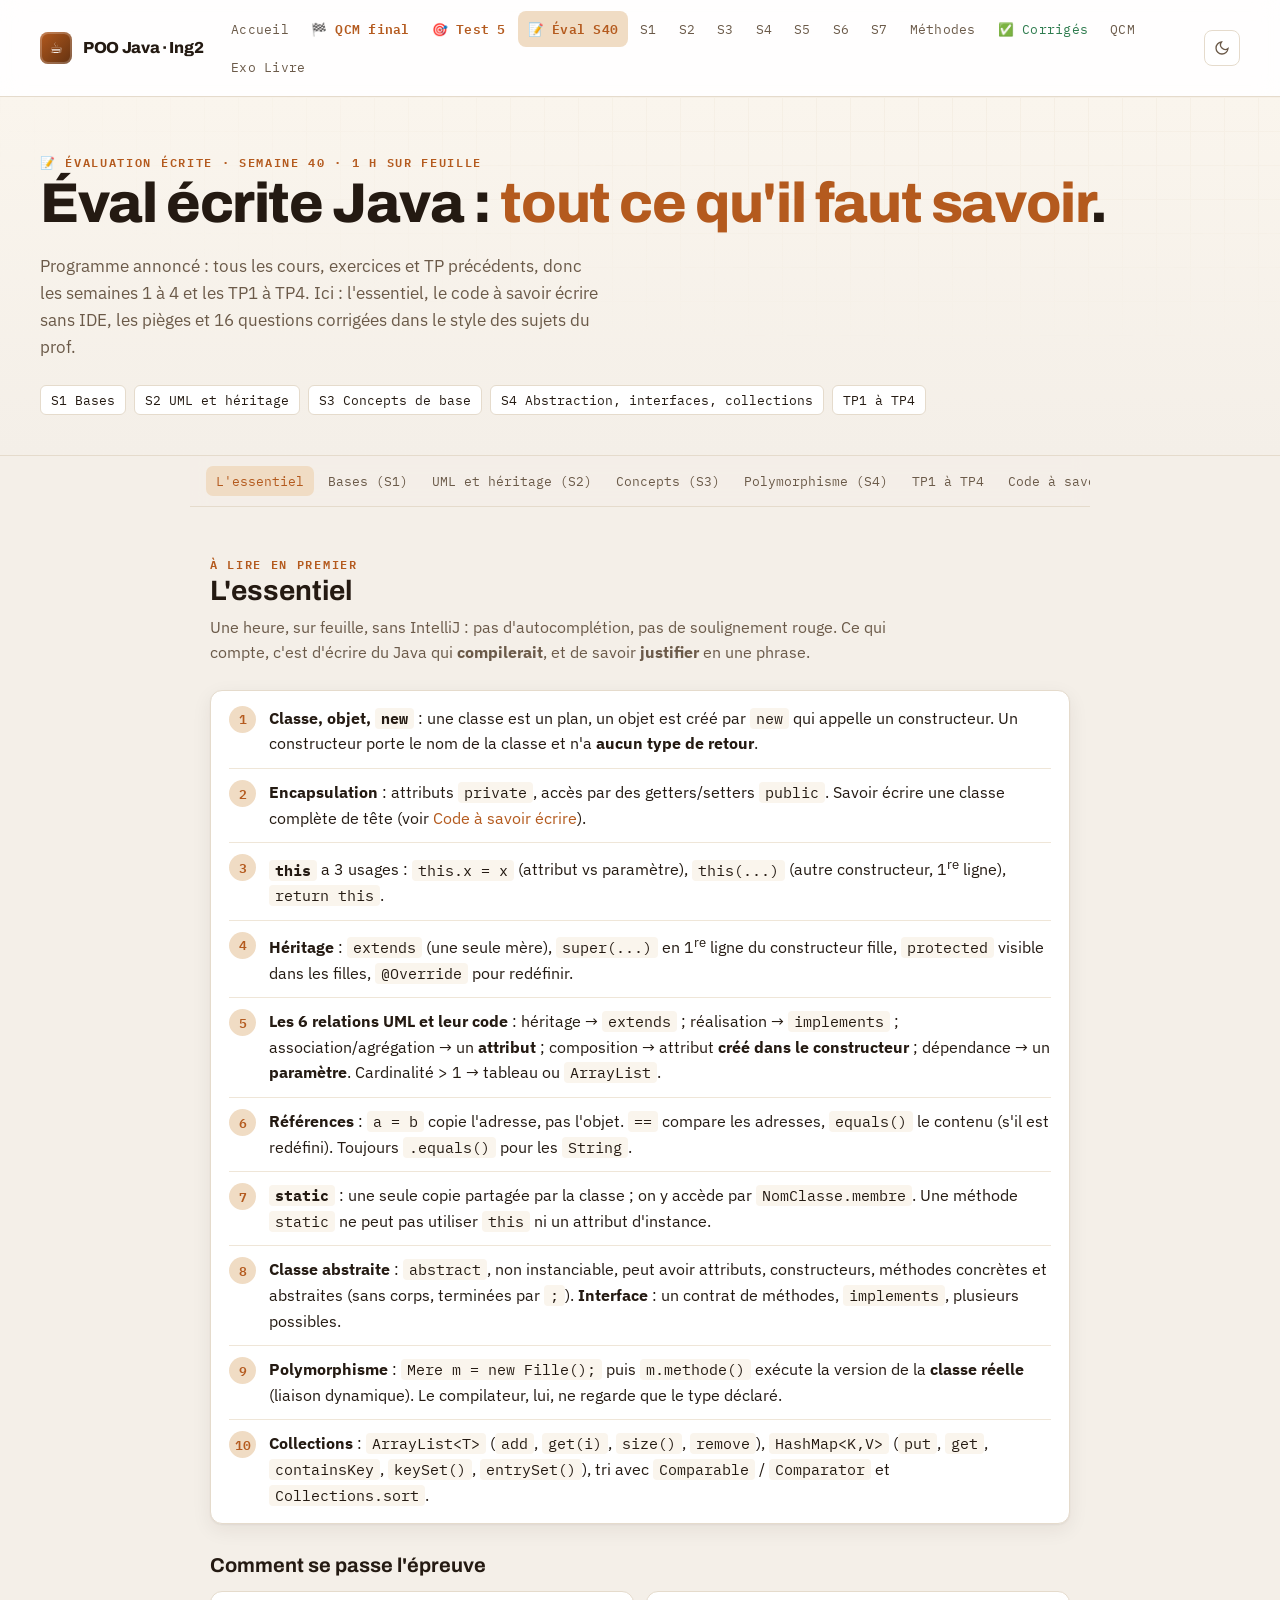
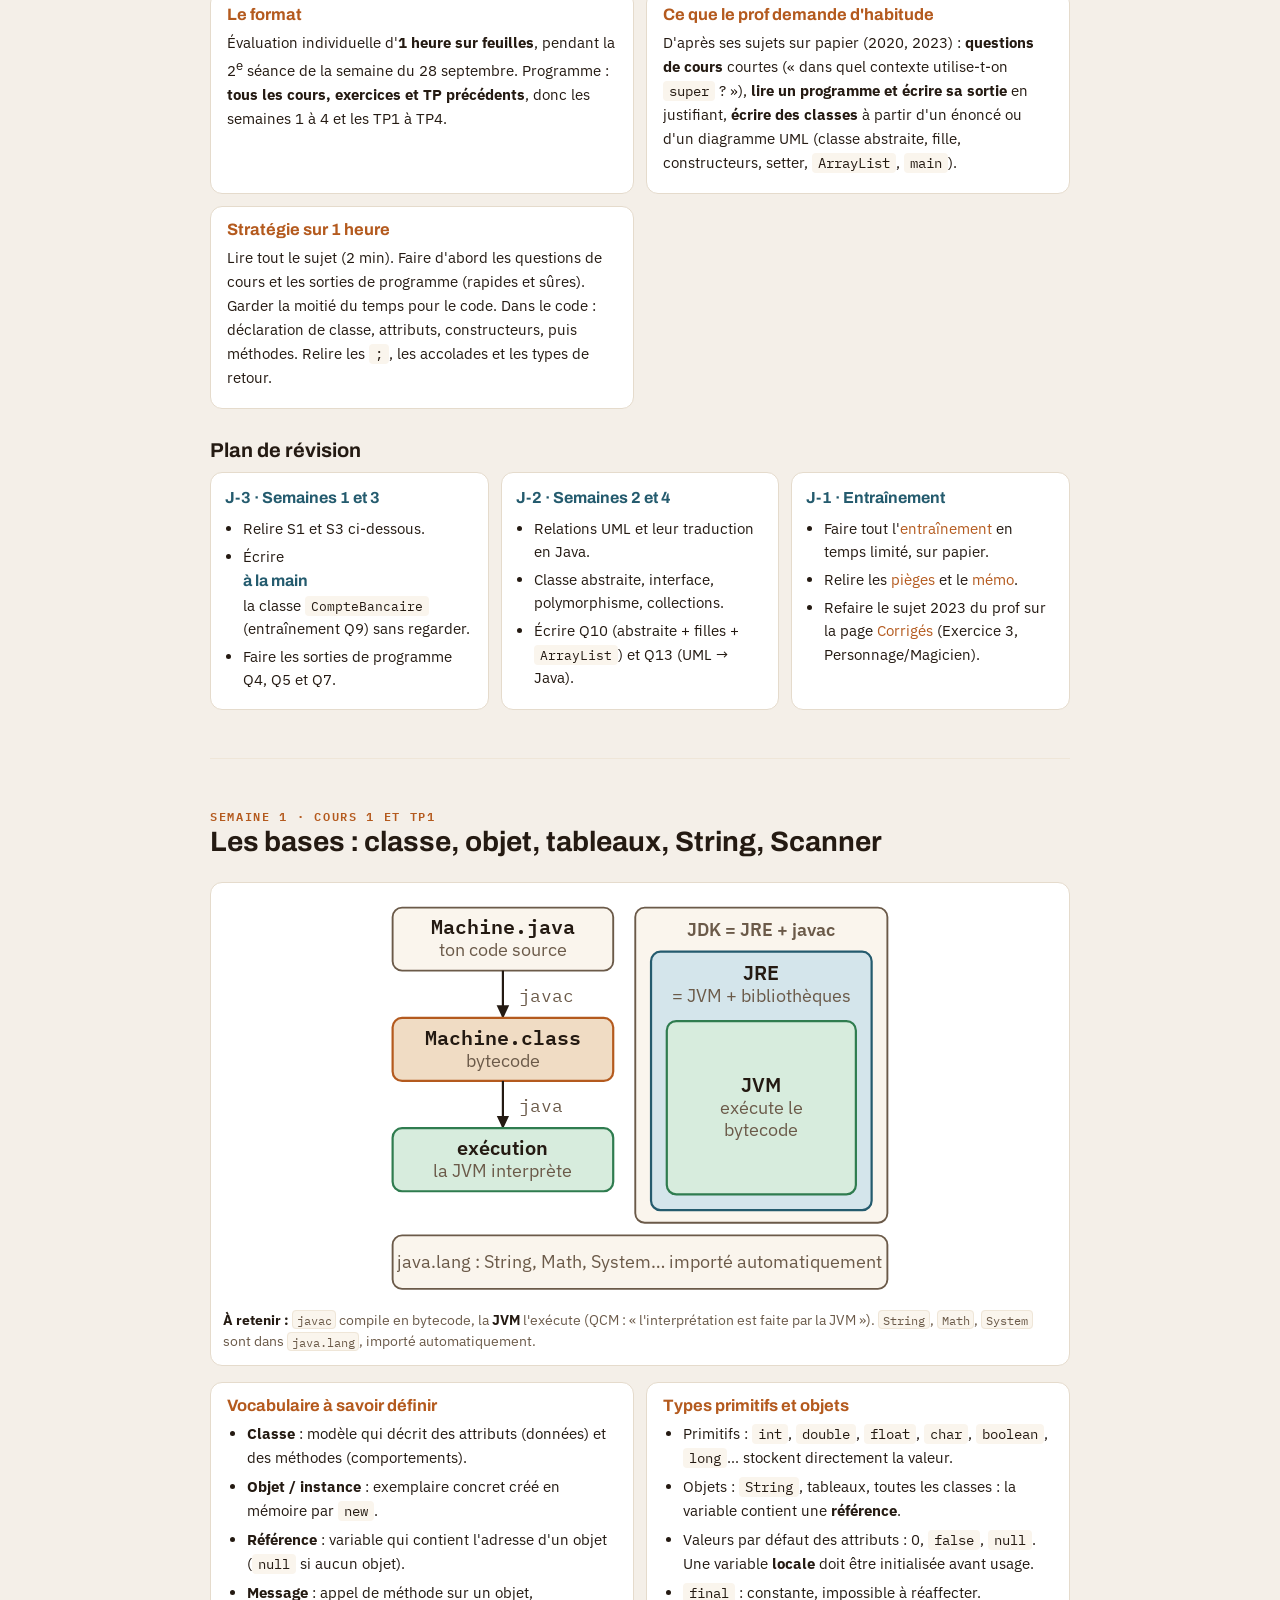
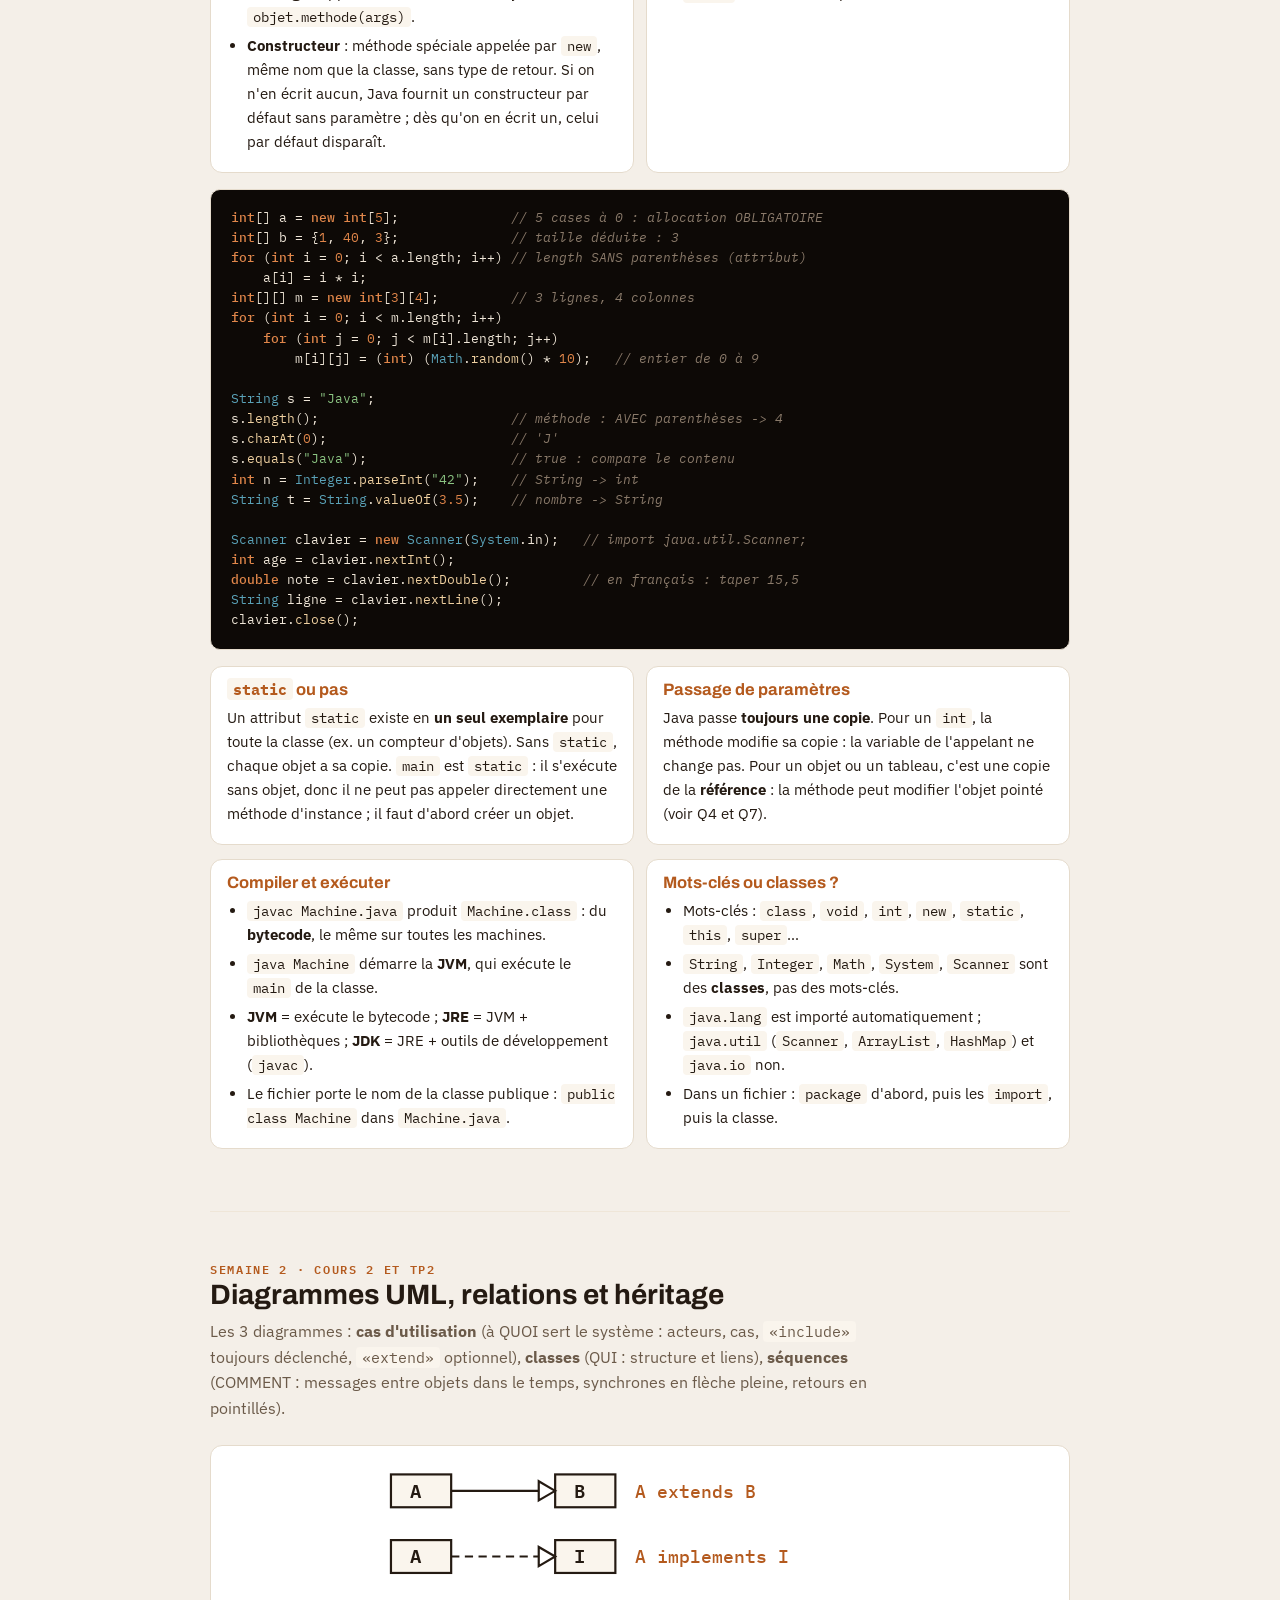
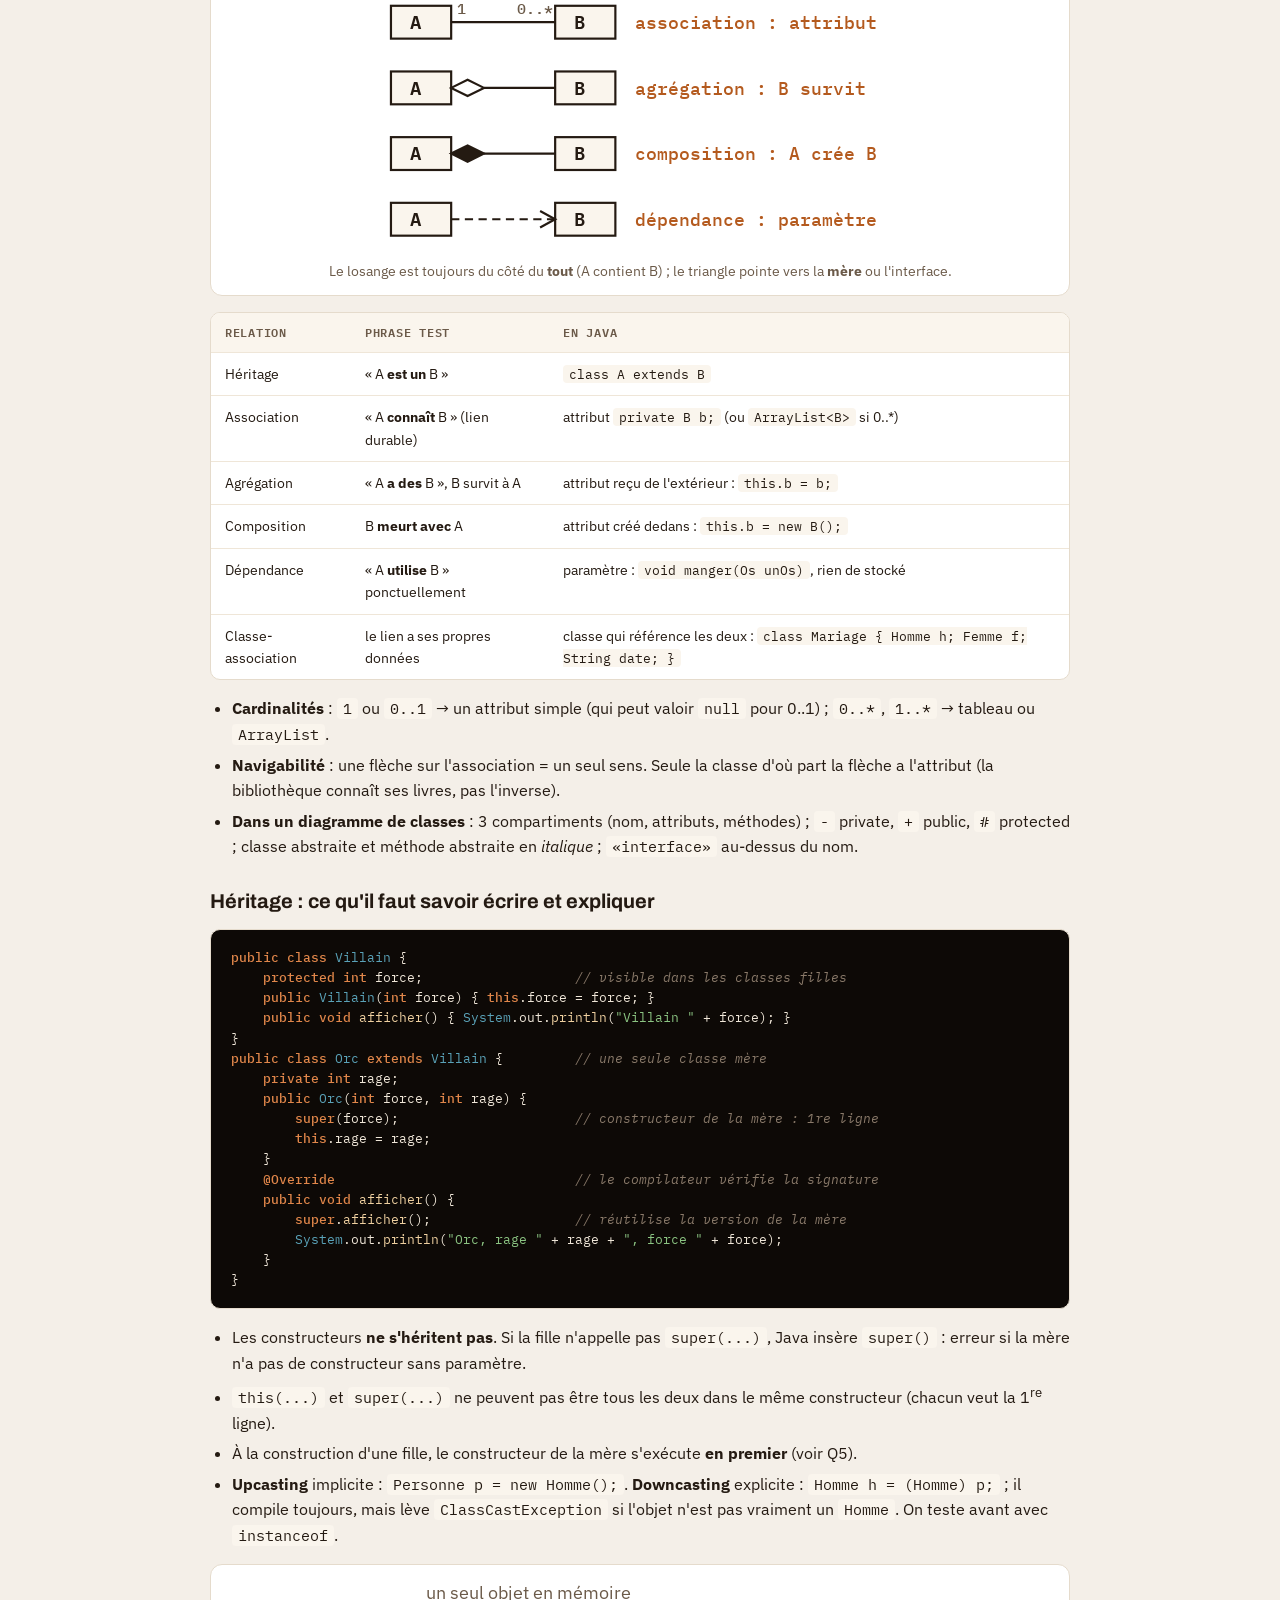
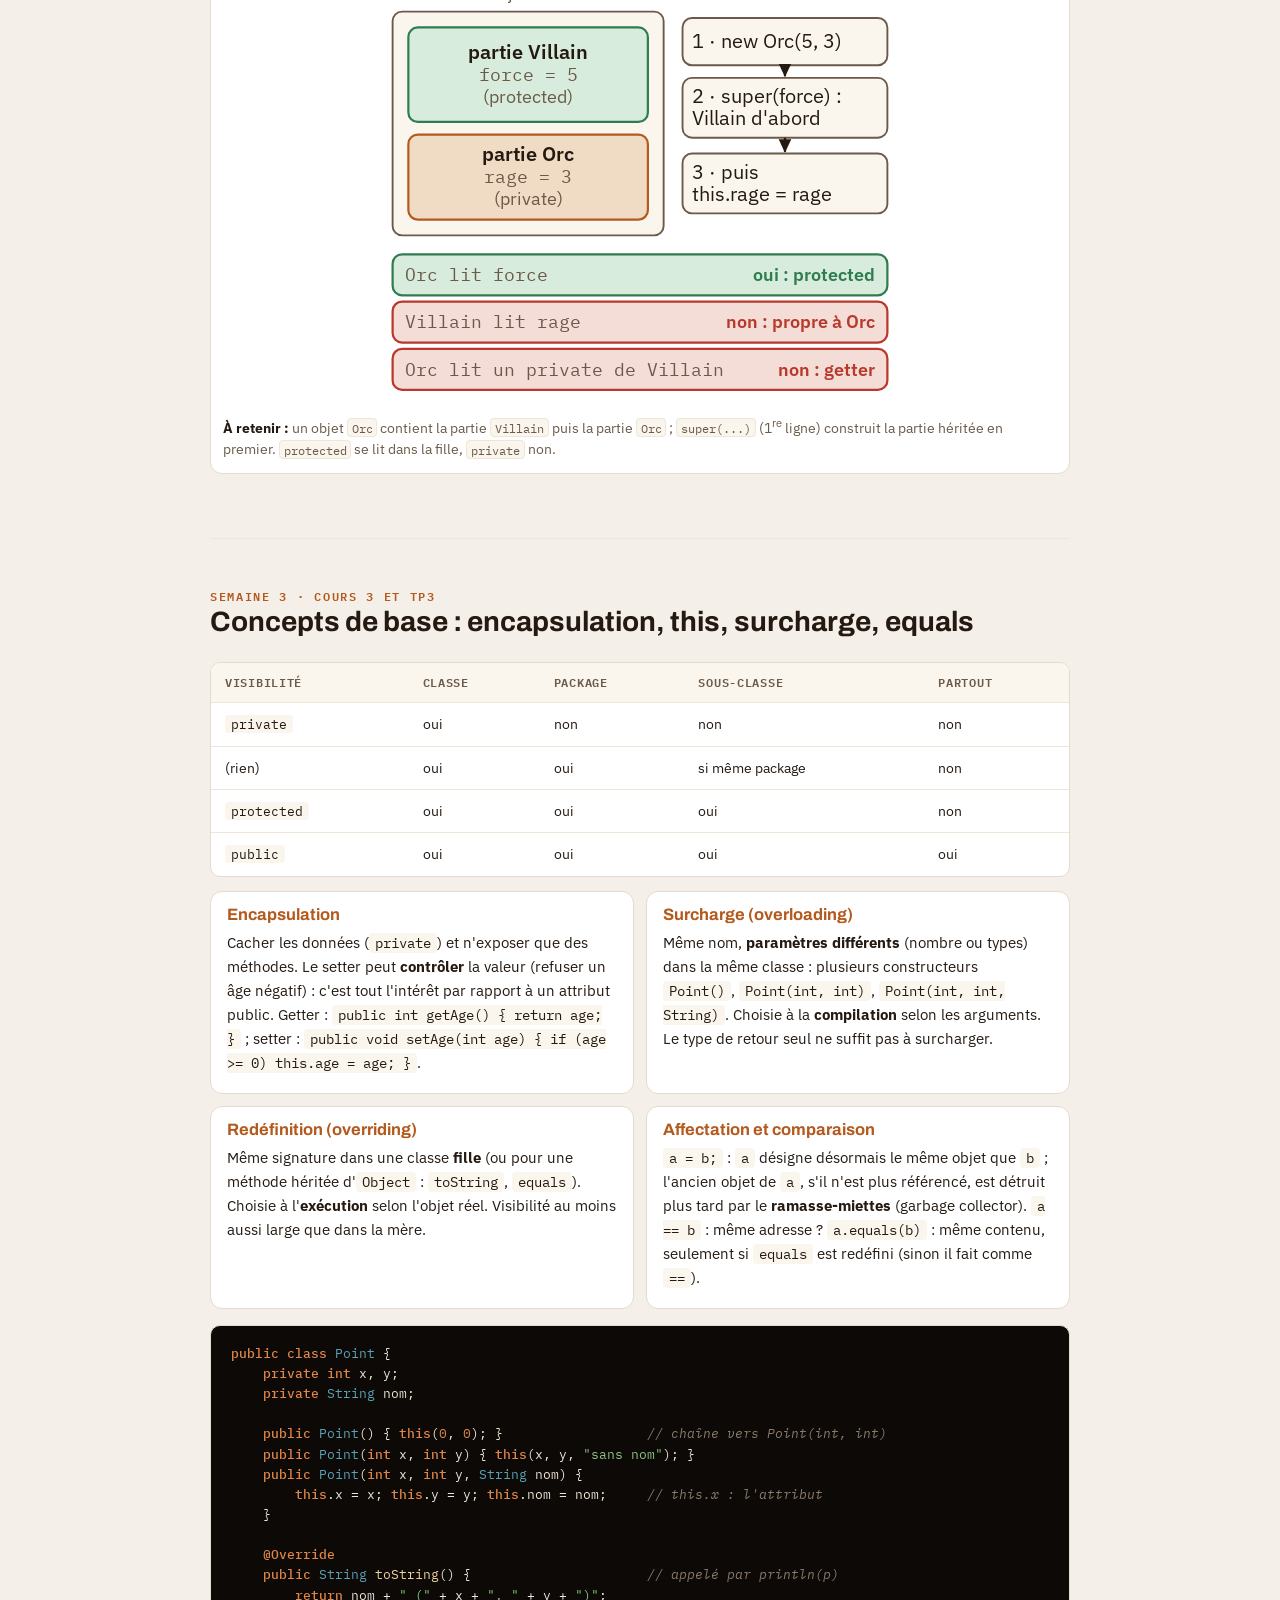
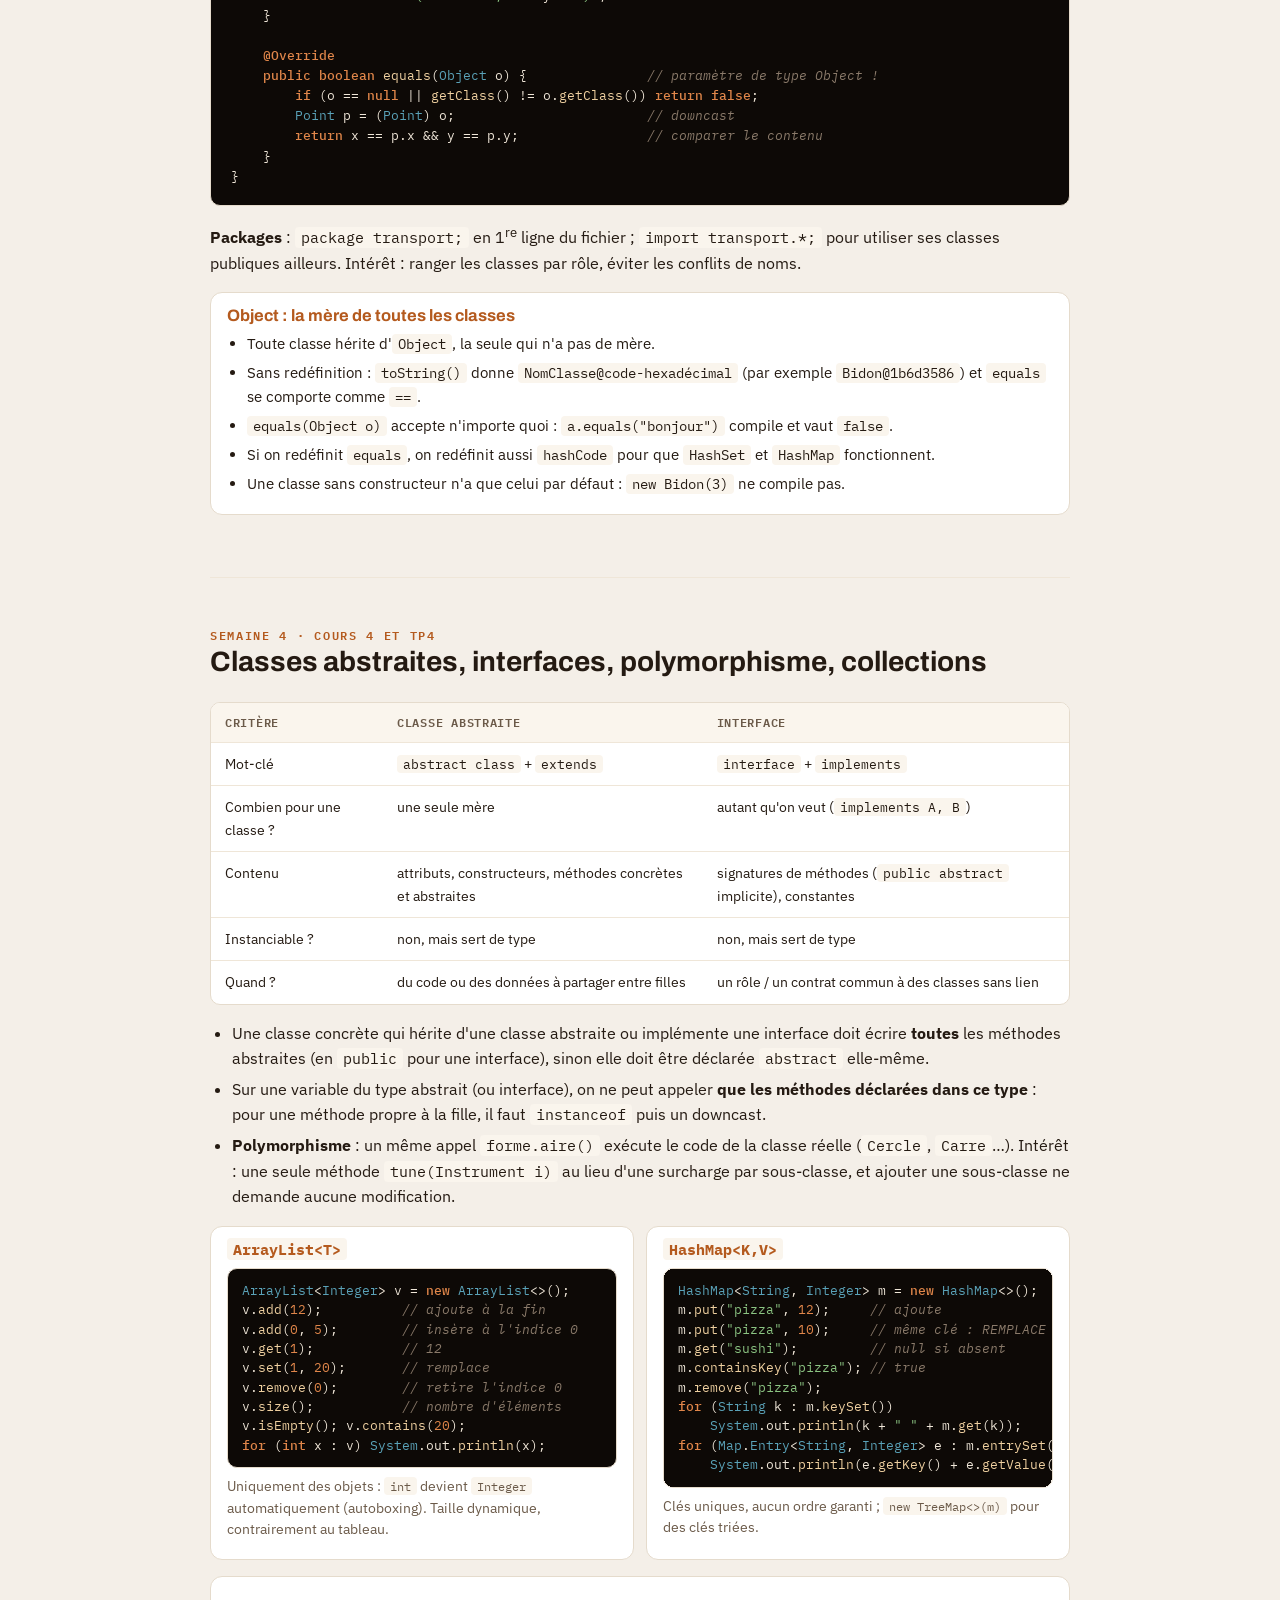
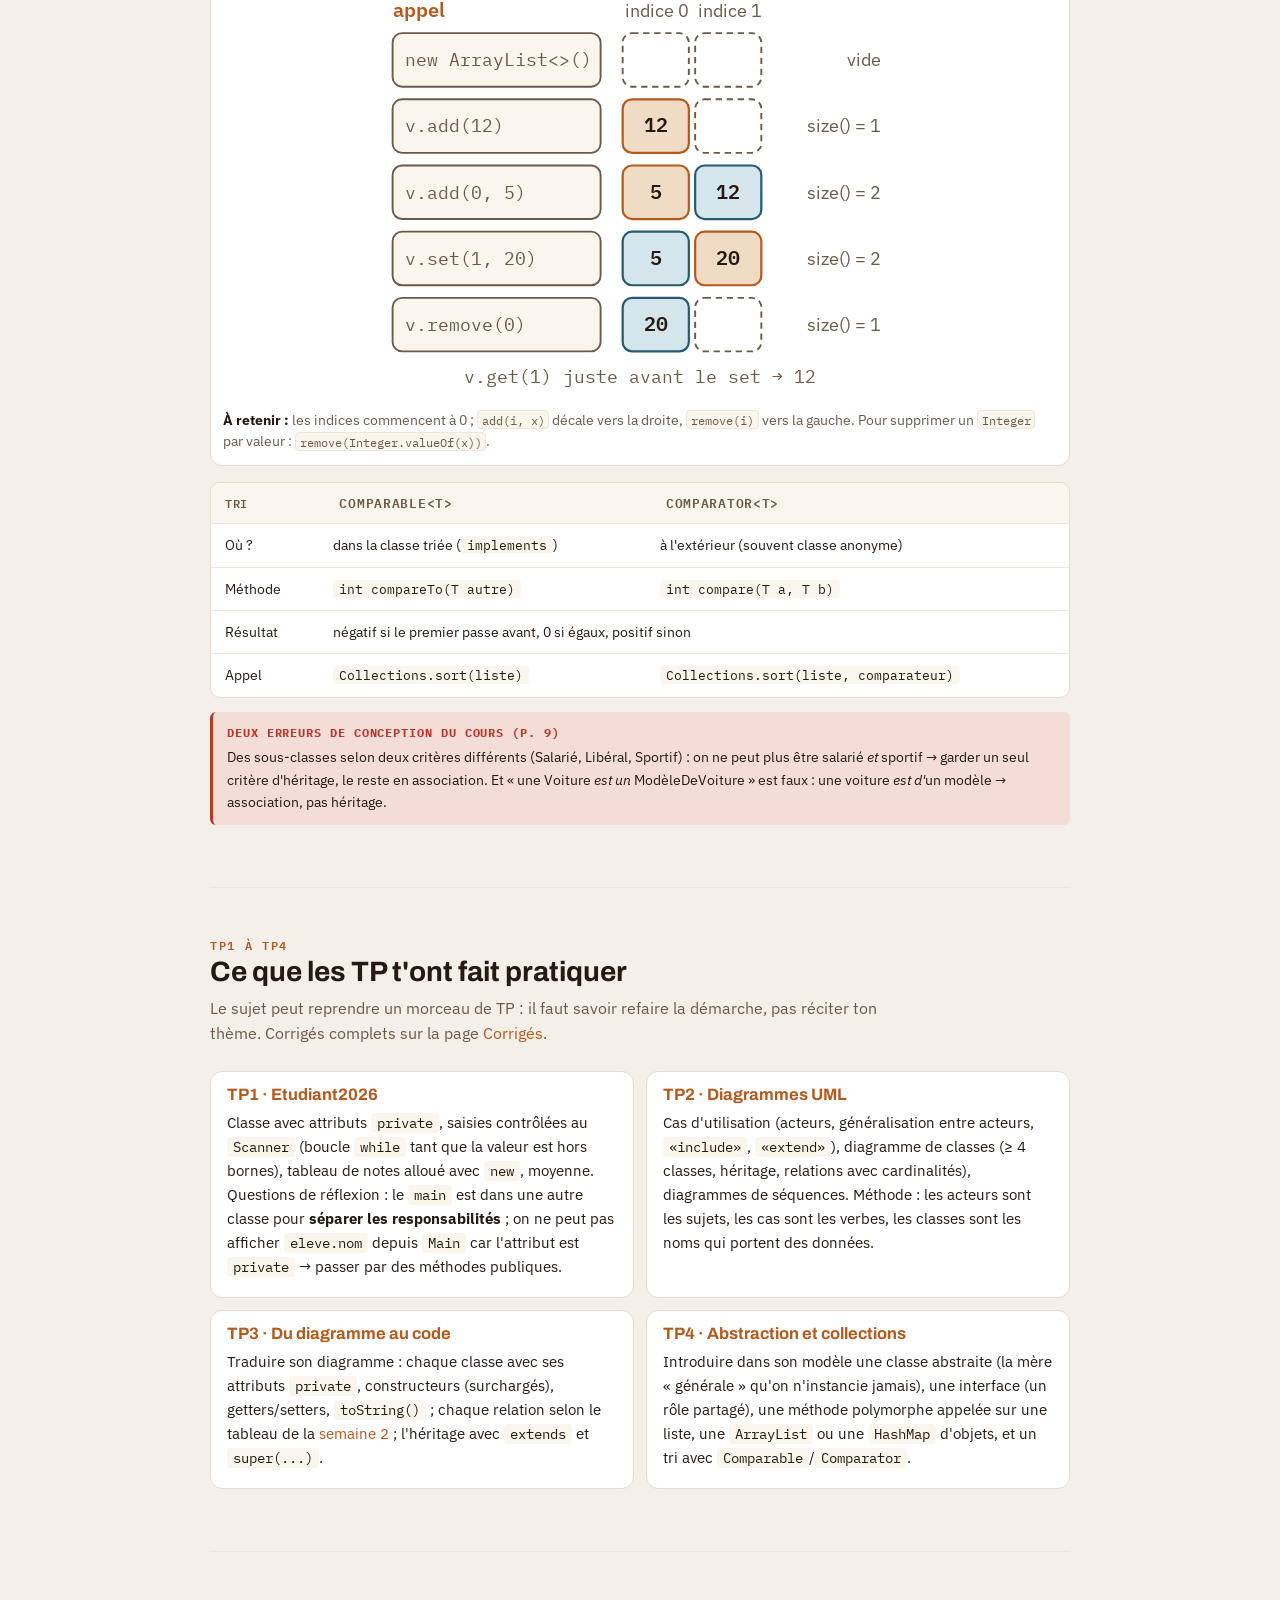
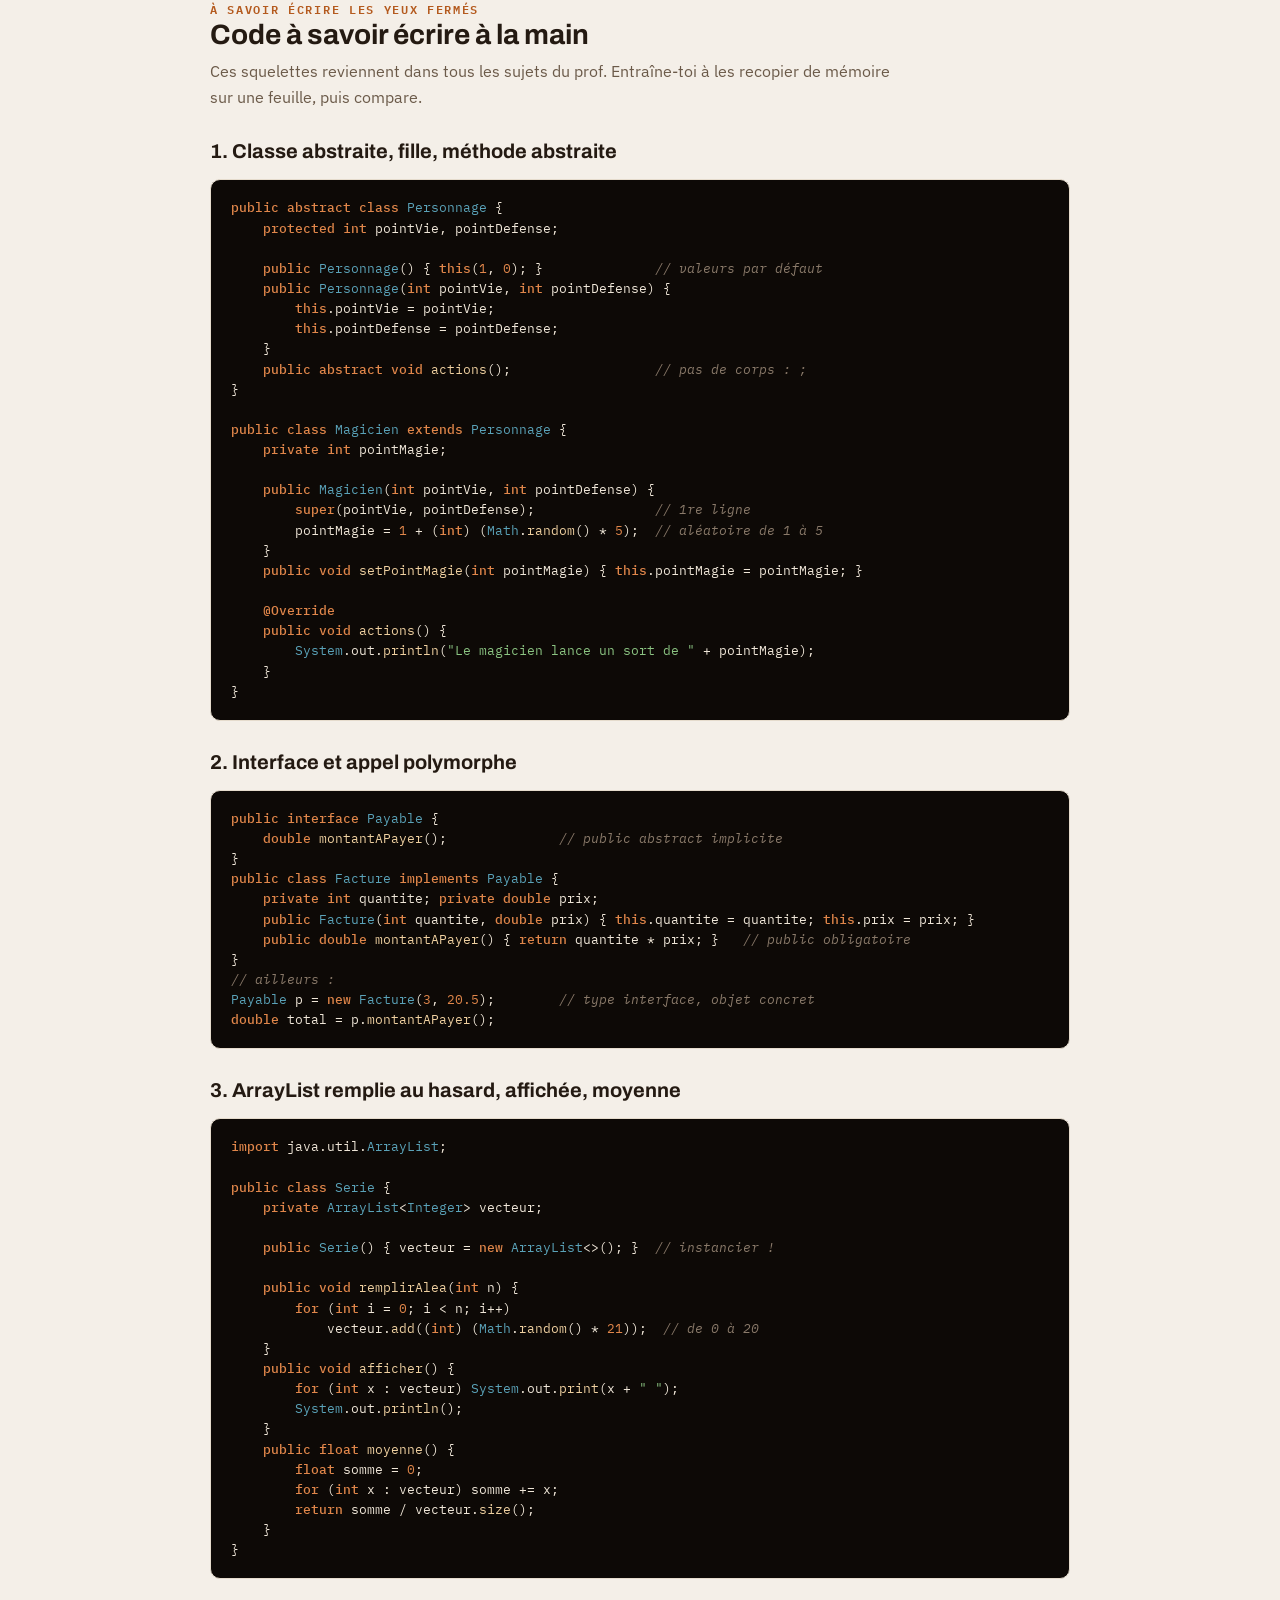
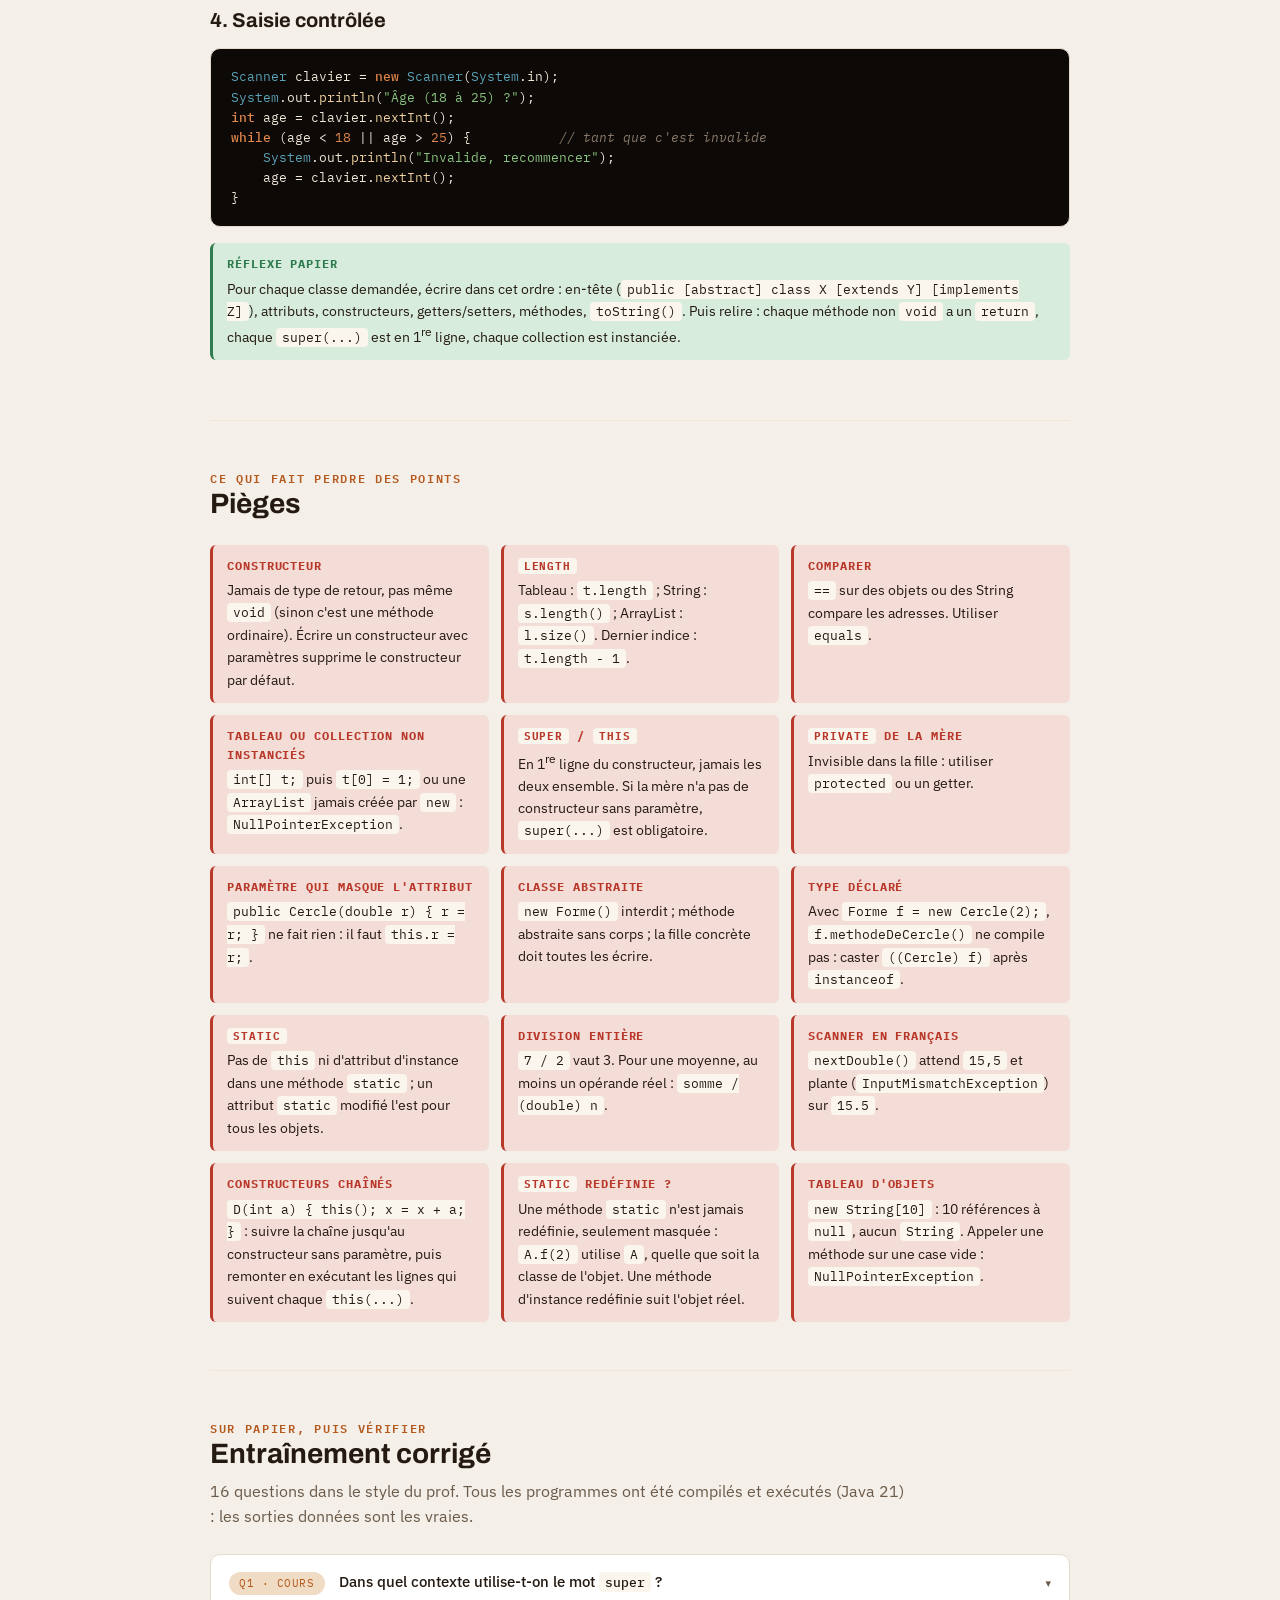
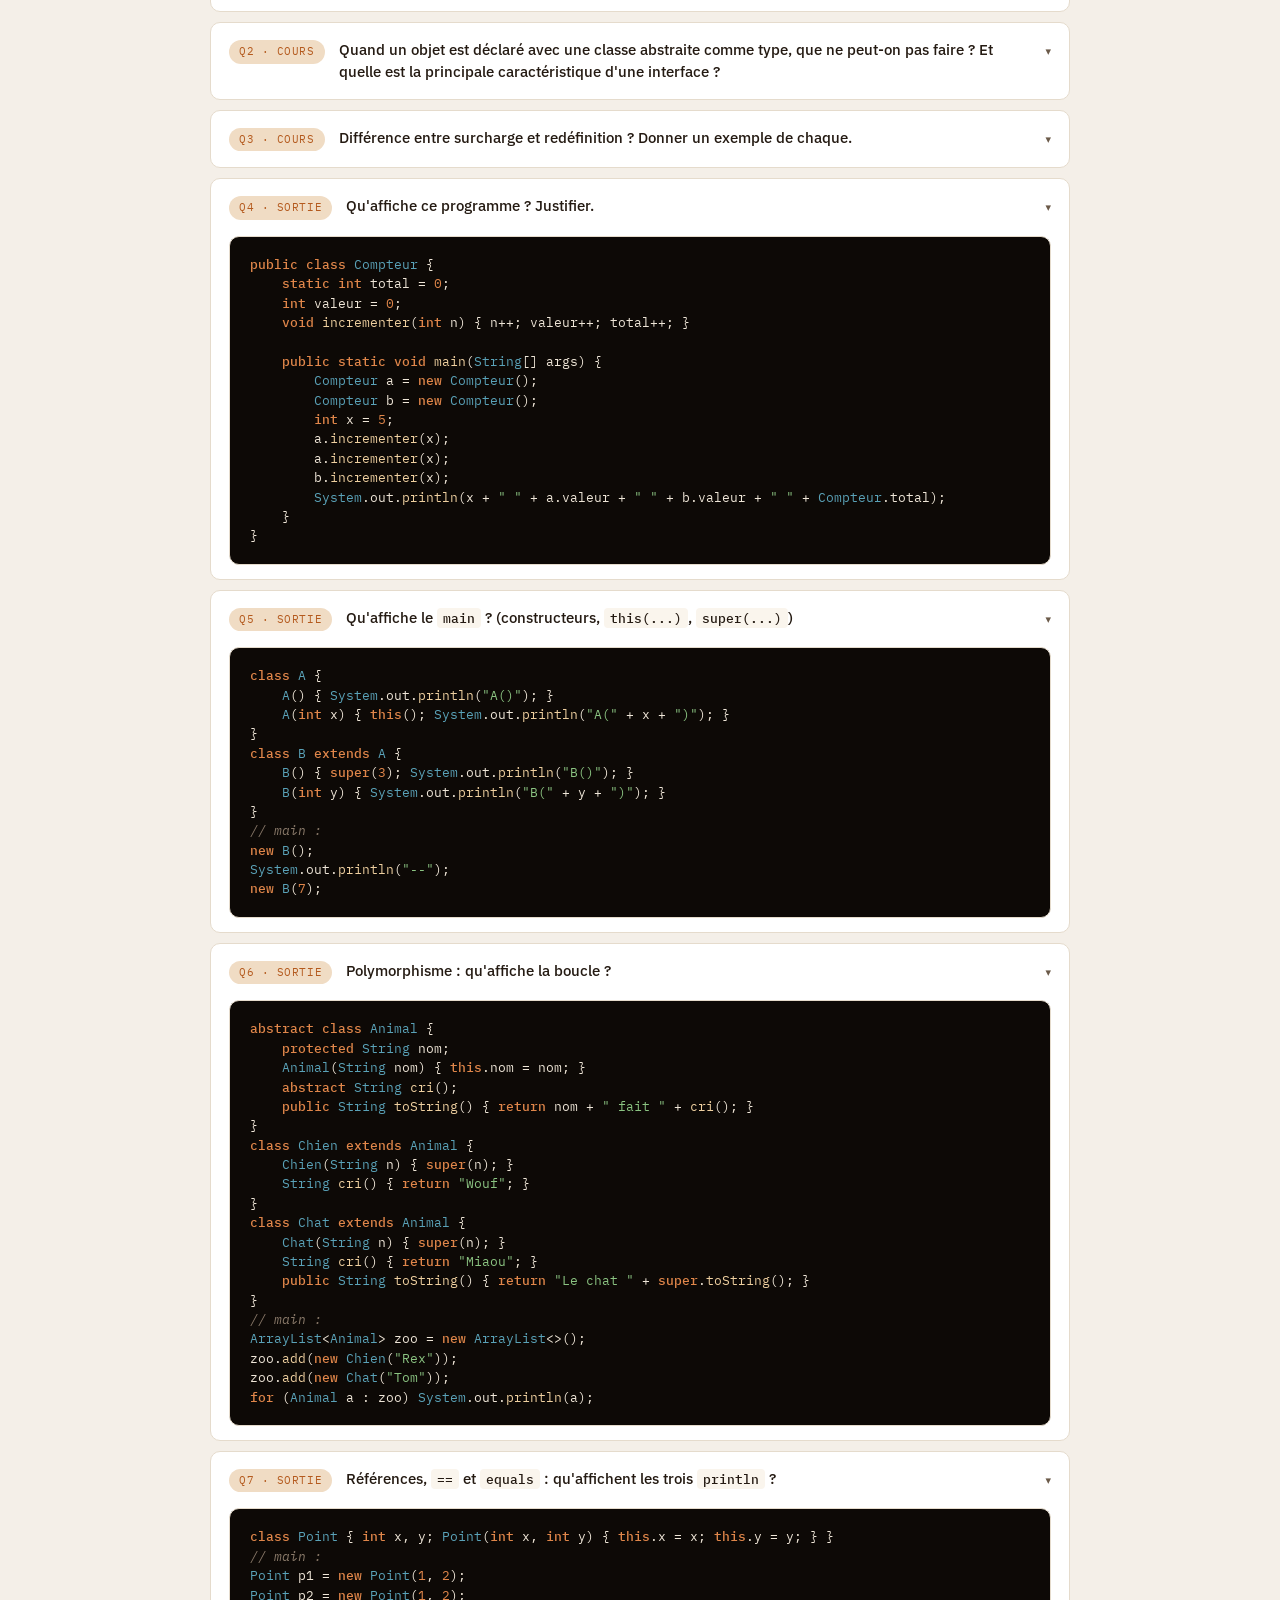
<file: eval-s40.html>
<!DOCTYPE html>
<html lang="fr">
<head>
<meta charset="UTF-8">
<meta name="viewport" content="width=device-width,initial-scale=1">
<title>Éval écrite semaine 40 — POO Java Ing2</title>
<link rel="preconnect" href="https://fonts.googleapis.com">
<link rel="preconnect" href="https://fonts.gstatic.com" crossorigin>
<link rel="stylesheet" href="https://fonts.googleapis.com/css2?family=Archivo:wght@500;600;700;800&family=IBM+Plex+Sans:ital,wght@0,400;0,500;0,600;1,400&family=IBM+Plex+Mono:wght@400;500;600;700&display=swap">
<meta name="description" content="Tout ce qu'il faut savoir pour l'évaluation écrite de POO Java (semaine 40, 1 h sur feuille) : cours 1 à 4, TP1 à TP4, code à savoir écrire, pièges et 16 questions corrigées.">
<meta name="theme-color" content="#b45a1e">

<meta name="color-scheme" content="light">
<link rel="icon" href="assets/favicon.svg" type="image/svg+xml">
<link rel="apple-touch-icon" href="assets/icon-192.png">
<link rel="manifest" href="manifest.webmanifest">
<meta property="og:title" content="POO Java — Éval écrite semaine 40">
<meta property="og:description" content="Cours 1 à 4 et TP1 à TP4 : l'essentiel, le code à savoir écrire à la main, les pièges et 16 questions corrigées.">
<meta property="og:type" content="website">
<link rel="stylesheet" href="css/style.css">
<script>try{var t=localStorage.getItem("theme");if(t)document.documentElement.setAttribute("data-theme",t)}catch(e){}</script>
</head>
<body class="ev-page">
<a class="skip" href="#contenu">Aller au contenu</a>
<div class="topbar">
  <div class="topbar-in">
    <a class="brand" href="index.html" aria-label="Accueil" style="text-decoration:none">
      <span class="mug">☕</span>
      <span>POO Java · Ing2</span>
    </a>
    <nav class="nav" id="nav">
      <a href="index.html#accueil">Accueil</a>
      <a class="nav-ev" href="final.html">🏁 QCM final</a>
      <a class="nav-ev" href="test5.html">🎯 Test 5</a>
      <a class="nav-ev active" href="eval-s40.html" aria-current="page">📝 Éval S40</a>
      <a href="index.html#s1" title="Semaine 1 — bases de la POO">S1</a>
      <a href="index.html#s2" title="Semaine 2 — UML et relations">S2</a>
      <a href="index.html#s3" title="Semaine 3 — concepts de base">S3</a>
      <a href="index.html#s4" title="Semaine 4 — polymorphisme, interfaces, collections">S4</a>
      <a href="index.html#s5" title="Semaine 5 — exceptions, fichiers, sérialisation">S5</a>
      <a href="index.html#s6" title="Semaine 6 — Swing, layouts, listeners">S6</a>
      <a href="index.html#s7" title="Semaine 7 — pattern MVC">S7</a>
      <a href="index.html#methodes">Méthodes</a>
      <a class="nav-cx" href="corriges.html">✅ Corrigés</a>
      <a href="index.html#qcm">QCM</a>
      <a href="index.html#livre">Exo Livre</a>
    </nav>
    <button class="burger" id="burger" aria-label="Menu" aria-expanded="false" aria-controls="nav"><svg viewBox="0 0 24 24" fill="none" stroke="currentColor" stroke-width="2"><path d="M4 6h16M4 12h16M4 18h16"/></svg></button>
    <button class="theme-btn" onclick="toggleTheme()" aria-label="Changer de thème">
      <svg viewBox="0 0 24 24" fill="none" stroke="currentColor" stroke-width="2"><path d="M21 12.79A9 9 0 1 1 11.21 3 7 7 0 0 0 21 12.79z"/></svg>
    </button>
  </div>
</div>

<main id="contenu">
  <div class="hero ev-hero">
    <div class="hero-grid"></div>
    <div class="hero-in">
      <div>
        <div class="eyebrow">📝 Évaluation écrite · semaine 40 · 1 h sur feuille</div>
        <h1>Éval écrite Java : <em>tout ce qu'il faut savoir</em>.</h1>
        <p class="lead">Programme annoncé : tous les cours, exercices et TP précédents, donc les semaines 1 à 4 et les TP1 à TP4. Ici : l'essentiel, le code à savoir écrire sans IDE, les pièges et 16 questions corrigées dans le style des sujets du prof.</p>
        <div class="ev-prog"><span>S1 Bases</span><span>S2 UML et héritage</span><span>S3 Concepts de base</span><span>S4 Abstraction, interfaces, collections</span><span>TP1 à TP4</span></div>
      </div>
    </div>
  </div>
  <div class="wrap ev-wrap">
<nav class="ev-toc" aria-label="Sections de la fiche">
  <a href="#essentiel">L'essentiel</a>
  <a href="#s1">Bases (S1)</a>
  <a href="#s2">UML et héritage (S2)</a>
  <a href="#s3">Concepts (S3)</a>
  <a href="#s4">Polymorphisme (S4)</a>
  <a href="#tp">TP1 à TP4</a>
  <a href="#modeles">Code à savoir écrire</a>
  <a href="#pieges">Pièges</a>
  <a href="#entrainement">Entraînement</a>
  <a href="#memo">Mémo de la veille</a>
</nav>

<!-- ================= ESSENTIEL ================= -->
<section id="essentiel">
  <div class="section-head">
    <div class="eyebrow">À lire en premier</div>
    <h2>L'essentiel</h2>
    <p>Une heure, sur feuille, sans IntelliJ : pas d'autocomplétion, pas de soulignement rouge. Ce qui compte, c'est d'écrire du Java qui <b>compilerait</b>, et de savoir <b>justifier</b> en une phrase.</p>
  </div>
  <ol class="ev-must">
    <li><b>Classe, objet, <code>new</code></b> : une classe est un plan, un objet est créé par <code>new</code> qui appelle un constructeur. Un constructeur porte le nom de la classe et n'a <b>aucun type de retour</b>.</li>
    <li><b>Encapsulation</b> : attributs <code>private</code>, accès par des getters/setters <code>public</code>. Savoir écrire une classe complète de tête (voir <a href="#modeles">Code à savoir écrire</a>).</li>
    <li><b><code>this</code></b> a 3 usages : <code>this.x = x</code> (attribut vs paramètre), <code>this(...)</code> (autre constructeur, 1<sup>re</sup> ligne), <code>return this</code>.</li>
    <li><b>Héritage</b> : <code>extends</code> (une seule mère), <code>super(...)</code> en 1<sup>re</sup> ligne du constructeur fille, <code>protected</code> visible dans les filles, <code>@Override</code> pour redéfinir.</li>
    <li><b>Les 6 relations UML et leur code</b> : héritage → <code>extends</code> ; réalisation → <code>implements</code> ; association/agrégation → un <b>attribut</b> ; composition → attribut <b>créé dans le constructeur</b> ; dépendance → un <b>paramètre</b>. Cardinalité &gt; 1 → tableau ou <code>ArrayList</code>.</li>
    <li><b>Références</b> : <code>a = b</code> copie l'adresse, pas l'objet. <code>==</code> compare les adresses, <code>equals()</code> le contenu (s'il est redéfini). Toujours <code>.equals()</code> pour les <code>String</code>.</li>
    <li><b><code>static</code></b> : une seule copie partagée par la classe ; on y accède par <code>NomClasse.membre</code>. Une méthode <code>static</code> ne peut pas utiliser <code>this</code> ni un attribut d'instance.</li>
    <li><b>Classe abstraite</b> : <code>abstract</code>, non instanciable, peut avoir attributs, constructeurs, méthodes concrètes et abstraites (sans corps, terminées par <code>;</code>). <b>Interface</b> : un contrat de méthodes, <code>implements</code>, plusieurs possibles.</li>
    <li><b>Polymorphisme</b> : <code>Mere m = new Fille();</code> puis <code>m.methode()</code> exécute la version de la <b>classe réelle</b> (liaison dynamique). Le compilateur, lui, ne regarde que le type déclaré.</li>
    <li><b>Collections</b> : <code>ArrayList&lt;T&gt;</code> (<code>add</code>, <code>get(i)</code>, <code>size()</code>, <code>remove</code>), <code>HashMap&lt;K,V&gt;</code> (<code>put</code>, <code>get</code>, <code>containsKey</code>, <code>keySet()</code>, <code>entrySet()</code>), tri avec <code>Comparable</code> / <code>Comparator</code> et <code>Collections.sort</code>.</li>
  </ol>

  <h3 class="ev-h3">Comment se passe l'épreuve</h3>
  <div class="ev-grid">
    <div class="ev-card"><h4>Le format</h4><p>Évaluation individuelle d'<b>1 heure sur feuilles</b>, pendant la 2<sup>e</sup> séance de la semaine du 28 septembre. Programme : <b>tous les cours, exercices et TP précédents</b>, donc les semaines 1 à 4 et les TP1 à TP4.</p></div>
    <div class="ev-card"><h4>Ce que le prof demande d'habitude</h4><p>D'après ses sujets sur papier (2020, 2023) : <b>questions de cours</b> courtes (« dans quel contexte utilise-t-on <code>super</code> ? »), <b>lire un programme et écrire sa sortie</b> en justifiant, <b>écrire des classes</b> à partir d'un énoncé ou d'un diagramme UML (classe abstraite, fille, constructeurs, setter, <code>ArrayList</code>, <code>main</code>).</p></div>
    <div class="ev-card"><h4>Stratégie sur 1 heure</h4><p>Lire tout le sujet (2 min). Faire d'abord les questions de cours et les sorties de programme (rapides et sûres). Garder la moitié du temps pour le code. Dans le code : déclaration de classe, attributs, constructeurs, puis méthodes. Relire les <code>;</code>, les accolades et les types de retour.</p></div>
  </div>

  <h3 class="ev-h3">Plan de révision</h3>
  <div class="ev-plan">
    <div><b>J-3 · Semaines 1 et 3</b><ul><li>Relire S1 et S3 ci-dessous.</li><li>Écrire <b>à la main</b> la classe <code>CompteBancaire</code> (entraînement Q9) sans regarder.</li><li>Faire les sorties de programme Q4, Q5 et Q7.</li></ul></div>
    <div><b>J-2 · Semaines 2 et 4</b><ul><li>Relations UML et leur traduction en Java.</li><li>Classe abstraite, interface, polymorphisme, collections.</li><li>Écrire Q10 (abstraite + filles + <code>ArrayList</code>) et Q13 (UML → Java).</li></ul></div>
    <div><b>J-1 · Entraînement</b><ul><li>Faire tout l'<a href="#entrainement">entraînement</a> en temps limité, sur papier.</li><li>Relire les <a href="#pieges">pièges</a> et le <a href="#memo">mémo</a>.</li><li>Refaire le sujet 2023 du prof sur la page <a href="corriges.html#annales">Corrigés</a> (Exercice 3, Personnage/Magicien).</li></ul></div>
  </div>
</section>

<!-- ================= S1 ================= -->
<section id="s1">
  <div class="section-head">
    <div class="eyebrow">Semaine 1 · Cours 1 et TP1</div>
    <h2>Les bases : classe, objet, tableaux, String, Scanner</h2>
  </div>
<!-- tfig:ev-chaine-java -->
<figure class="ev-fig tfig">
<svg viewBox="0 0 330 258" role="img" aria-label="De Machine.java à l'exécution : javac produit du bytecode, la JVM l'exécute ; JDK contient le JRE qui contient la JVM"><defs><marker id="tm-ev-chaine-java-k" markerWidth="9" markerHeight="9" refX="8" refY="4.5" orient="auto" markerUnits="userSpaceOnUse"><path class="mk " d="M0 0.5 L8.5 4.5 L0 8.5 z"/></marker></defs>
<rect class="bx p" x="8" y="8" width="140" height="40" rx="6"/>
<text x="78" y="25" class="m k" text-anchor="middle">Machine.java</text>
<text x="78" y="39" class="s" text-anchor="middle">ton code source</text>
<path class="ln" d="M78 48 L78 78" marker-end="url(#tm-ev-chaine-java-k)"/>
<text x="88" y="68" class="m s" text-anchor="start">javac</text>
<rect class="bx a" x="8" y="78" width="140" height="40" rx="6"/>
<text x="78" y="95" class="m k" text-anchor="middle">Machine.class</text>
<text x="78" y="109" class="s" text-anchor="middle">bytecode</text>
<path class="ln" d="M78 118 L78 148" marker-end="url(#tm-ev-chaine-java-k)"/>
<text x="88" y="138" class="m s" text-anchor="start">java</text>
<rect class="bx g" x="8" y="148" width="140" height="40" rx="6"/>
<text x="78" y="165" class="k" text-anchor="middle">exécution</text>
<text x="78" y="179" class="s" text-anchor="middle">la JVM interprète</text>
<rect class="bx p" x="162" y="8" width="160" height="200" rx="6"/>
<text x="242" y="26" class="k s" text-anchor="middle">JDK = JRE + javac</text>
<rect class="bx t" x="172" y="36" width="140" height="164" rx="6"/>
<text x="242" y="54" class="k" text-anchor="middle">JRE</text>
<text x="242" y="68" class="s" text-anchor="middle">= JVM + bibliothèques</text>
<rect class="bx g" x="182" y="80" width="120" height="110" rx="6"/>
<text x="242" y="125" class="k" text-anchor="middle">JVM</text>
<text x="242" y="139" class="s" text-anchor="middle">exécute le</text>
<text x="242" y="153" class="s" text-anchor="middle">bytecode</text>
<rect class="bx p" x="8" y="216" width="314" height="34" rx="6"/>
<text x="165" y="237" class="s" text-anchor="middle">java.lang : String, Math, System… importé automatiquement</text>
</svg>
<figcaption><b>À retenir :</b> <code>javac</code> compile en bytecode, la <b>JVM</b> l'exécute (QCM : « l'interprétation est faite par la JVM »). <code>String</code>, <code>Math</code>, <code>System</code> sont dans <code>java.lang</code>, importé automatiquement.</figcaption>
</figure>
<!-- /tfig:ev-chaine-java -->
  <div class="ev-grid">
    <div class="ev-card"><h4>Vocabulaire à savoir définir</h4><ul>
      <li><b>Classe</b> : modèle qui décrit des attributs (données) et des méthodes (comportements).</li>
      <li><b>Objet / instance</b> : exemplaire concret créé en mémoire par <code>new</code>.</li>
      <li><b>Référence</b> : variable qui contient l'adresse d'un objet (<code>null</code> si aucun objet).</li>
      <li><b>Message</b> : appel de méthode sur un objet, <code>objet.methode(args)</code>.</li>
      <li><b>Constructeur</b> : méthode spéciale appelée par <code>new</code>, même nom que la classe, sans type de retour. Si on n'en écrit aucun, Java fournit un constructeur par défaut sans paramètre ; dès qu'on en écrit un, celui par défaut disparaît.</li>
    </ul></div>
    <div class="ev-card"><h4>Types primitifs et objets</h4><ul>
      <li>Primitifs : <code>int</code>, <code>double</code>, <code>float</code>, <code>char</code>, <code>boolean</code>, <code>long</code>… stockent directement la valeur.</li>
      <li>Objets : <code>String</code>, tableaux, toutes les classes : la variable contient une <b>référence</b>.</li>
      <li>Valeurs par défaut des attributs : 0, <code>false</code>, <code>null</code>. Une variable <b>locale</b> doit être initialisée avant usage.</li>
      <li><code>final</code> : constante, impossible à réaffecter.</li>
    </ul></div>
  </div>
<pre class="code"><span class="kw">int</span>[] a = <span class="kw">new</span> <span class="kw">int</span>[<span class="num">5</span>];              <span class="cmt">// 5 cases à 0 : allocation OBLIGATOIRE</span>
<span class="kw">int</span>[] b = {<span class="num">1</span>, <span class="num">40</span>, <span class="num">3</span>};              <span class="cmt">// taille déduite : 3</span>
<span class="kw">for</span> (<span class="kw">int</span> i = <span class="num">0</span>; i &lt; a.length; i++) <span class="cmt">// length SANS parenthèses (attribut)</span>
    a[i] = i * i;
<span class="kw">int</span>[][] m = <span class="kw">new</span> <span class="kw">int</span>[<span class="num">3</span>][<span class="num">4</span>];         <span class="cmt">// 3 lignes, 4 colonnes</span>
<span class="kw">for</span> (<span class="kw">int</span> i = <span class="num">0</span>; i &lt; m.length; i++)
    <span class="kw">for</span> (<span class="kw">int</span> j = <span class="num">0</span>; j &lt; m[i].length; j++)
        m[i][j] = (<span class="kw">int</span>) (<span class="cls">Math</span>.<span class="fn">random</span>() * <span class="num">10</span>);   <span class="cmt">// entier de 0 à 9</span>

<span class="cls">String</span> s = <span class="str">"Java"</span>;
s.<span class="fn">length</span>();                        <span class="cmt">// méthode : AVEC parenthèses -&gt; 4</span>
s.<span class="fn">charAt</span>(<span class="num">0</span>);                       <span class="cmt">// 'J'</span>
s.<span class="fn">equals</span>(<span class="str">"Java"</span>);                  <span class="cmt">// true : compare le contenu</span>
<span class="kw">int</span> n = <span class="cls">Integer</span>.<span class="fn">parseInt</span>(<span class="str">"42"</span>);    <span class="cmt">// String -&gt; int</span>
<span class="cls">String</span> t = <span class="cls">String</span>.<span class="fn">valueOf</span>(<span class="num">3.5</span>);    <span class="cmt">// nombre -&gt; String</span>

<span class="cls">Scanner</span> clavier = <span class="kw">new</span> <span class="cls">Scanner</span>(<span class="cls">System</span>.in);   <span class="cmt">// import java.util.Scanner;</span>
<span class="kw">int</span> age = clavier.<span class="fn">nextInt</span>();
<span class="kw">double</span> note = clavier.<span class="fn">nextDouble</span>();         <span class="cmt">// en français : taper 15,5</span>
<span class="cls">String</span> ligne = clavier.<span class="fn">nextLine</span>();
clavier.<span class="fn">close</span>();</pre>
  <div class="ev-grid">
    <div class="ev-card"><h4><code>static</code> ou pas</h4><p>Un attribut <code>static</code> existe en <b>un seul exemplaire</b> pour toute la classe (ex. un compteur d'objets). Sans <code>static</code>, chaque objet a sa copie. <code>main</code> est <code>static</code> : il s'exécute sans objet, donc il ne peut pas appeler directement une méthode d'instance ; il faut d'abord créer un objet.</p></div>
    <div class="ev-card"><h4>Passage de paramètres</h4><p>Java passe <b>toujours une copie</b>. Pour un <code>int</code>, la méthode modifie sa copie : la variable de l'appelant ne change pas. Pour un objet ou un tableau, c'est une copie de la <b>référence</b> : la méthode peut modifier l'objet pointé (voir Q4 et Q7).</p></div>
  </div>
<!-- tfig:txt-ev-compil -->
<div class="ev-grid">
<div class="ev-card"><h4>Compiler et exécuter</h4><ul><li><code>javac Machine.java</code> produit <code>Machine.class</code> : du <b>bytecode</b>, le même sur toutes les machines.</li><li><code>java Machine</code> démarre la <b>JVM</b>, qui exécute le <code>main</code> de la classe.</li><li><b>JVM</b> = exécute le bytecode ; <b>JRE</b> = JVM + bibliothèques ; <b>JDK</b> = JRE + outils de développement (<code>javac</code>).</li><li>Le fichier porte le nom de la classe publique : <code>public class Machine</code> dans <code>Machine.java</code>.</li></ul></div>
<div class="ev-card"><h4>Mots-clés ou classes ?</h4><ul><li>Mots-clés : <code>class</code>, <code>void</code>, <code>int</code>, <code>new</code>, <code>static</code>, <code>this</code>, <code>super</code>…</li><li><code>String</code>, <code>Integer</code>, <code>Math</code>, <code>System</code>, <code>Scanner</code> sont des <b>classes</b>, pas des mots-clés.</li><li><code>java.lang</code> est importé automatiquement ; <code>java.util</code> (<code>Scanner</code>, <code>ArrayList</code>, <code>HashMap</code>) et <code>java.io</code> non.</li><li>Dans un fichier : <code>package</code> d'abord, puis les <code>import</code>, puis la classe.</li></ul></div>
</div>
<!-- /tfig:txt-ev-compil -->

</section>

<!-- ================= S2 ================= -->
<section id="s2">
  <div class="section-head">
    <div class="eyebrow">Semaine 2 · Cours 2 et TP2</div>
    <h2>Diagrammes UML, relations et héritage</h2>
    <p>Les 3 diagrammes : <b>cas d'utilisation</b> (à QUOI sert le système : acteurs, cas, <code>«include»</code> toujours déclenché, <code>«extend»</code> optionnel), <b>classes</b> (QUI : structure et liens), <b>séquences</b> (COMMENT : messages entre objets dans le temps, synchrones en flèche pleine, retours en pointillés).</p>
  </div>
  <figure class="ev-fig">
    <svg viewBox="0 0 380 290" role="img" aria-label="Les six relations UML : héritage, réalisation, association, agrégation, composition, dépendance">
      <g class="ev-uml">
        <rect x="8" y="12" width="44" height="24"/><rect x="128" y="12" width="44" height="24"/>
        <path class="l" d="M52 24 H118"/><path class="h" d="M128 24 l-12 -7 v14z"/>
        <text x="22" y="29">A</text><text x="142" y="29">B</text><text class="d" x="186" y="29">A extends B</text>
        <rect x="8" y="60" width="44" height="24"/><rect x="128" y="60" width="44" height="24"/>
        <path class="l dash" d="M52 72 H118"/><path class="h" d="M128 72 l-12 -7 v14z"/>
        <text x="22" y="77">A</text><text x="142" y="77">I</text><text class="d" x="186" y="77">A implements I</text>
        <rect x="8" y="108" width="44" height="24"/><rect x="128" y="108" width="44" height="24"/>
        <path class="l" d="M52 120 H128"/><text class="c" x="56" y="114">1</text><text class="c" x="100" y="114">0..*</text>
        <text x="22" y="125">A</text><text x="142" y="125">B</text><text class="d" x="186" y="125">association : attribut</text>
        <rect x="8" y="156" width="44" height="24"/><rect x="128" y="156" width="44" height="24"/>
        <path class="l" d="M76 168 H128"/><path class="h" d="M52 168 l12 -6 l12 6 l-12 6z"/>
        <text x="22" y="173">A</text><text x="142" y="173">B</text><text class="d" x="186" y="173">agrégation : B survit</text>
        <rect x="8" y="204" width="44" height="24"/><rect x="128" y="204" width="44" height="24"/>
        <path class="l" d="M76 216 H128"/><path class="f" d="M52 216 l12 -6 l12 6 l-12 6z"/>
        <text x="22" y="221">A</text><text x="142" y="221">B</text><text class="d" x="186" y="221">composition : A crée B</text>
        <rect x="8" y="252" width="44" height="24"/><rect x="128" y="252" width="44" height="24"/>
        <path class="l dash" d="M52 264 H127"/><path class="l" d="M117 258 L128 264 L117 270"/>
        <text x="22" y="269">A</text><text x="142" y="269">B</text><text class="d" x="186" y="269">dépendance : paramètre</text>
      </g>
    </svg>
    <figcaption>Le losange est toujours du côté du <b>tout</b> (A contient B) ; le triangle pointe vers la <b>mère</b> ou l'interface.</figcaption>
  </figure>
  <div class="tbl-wrap ev-stack"><table class="tbl">
    <thead><tr><th>Relation</th><th>Phrase test</th><th>En Java</th></tr></thead>
    <tbody>
      <tr><td data-l="Relation">Héritage</td><td data-l="Phrase test">« A <b>est un</b> B »</td><td data-l="En Java"><code>class A extends B</code></td></tr>
      <tr><td data-l="Relation">Association</td><td data-l="Phrase test">« A <b>connaît</b> B » (lien durable)</td><td data-l="En Java">attribut <code>private B b;</code> (ou <code>ArrayList&lt;B&gt;</code> si 0..*)</td></tr>
      <tr><td data-l="Relation">Agrégation</td><td data-l="Phrase test">« A <b>a des</b> B », B survit à A</td><td data-l="En Java">attribut reçu de l'extérieur : <code>this.b = b;</code></td></tr>
      <tr><td data-l="Relation">Composition</td><td data-l="Phrase test">B <b>meurt avec</b> A</td><td data-l="En Java">attribut créé dedans : <code>this.b = new B();</code></td></tr>
      <tr><td data-l="Relation">Dépendance</td><td data-l="Phrase test">« A <b>utilise</b> B » ponctuellement</td><td data-l="En Java">paramètre : <code>void manger(Os unOs)</code>, rien de stocké</td></tr>
      <tr><td data-l="Relation">Classe-association</td><td data-l="Phrase test">le lien a ses propres données</td><td data-l="En Java">classe qui référence les deux : <code>class Mariage { Homme h; Femme f; String date; }</code></td></tr>
    </tbody>
  </table></div>
  <ul>
    <li><b>Cardinalités</b> : <code>1</code> ou <code>0..1</code> → un attribut simple (qui peut valoir <code>null</code> pour 0..1) ; <code>0..*</code>, <code>1..*</code> → tableau ou <code>ArrayList</code>.</li>
    <li><b>Navigabilité</b> : une flèche sur l'association = un seul sens. Seule la classe d'où part la flèche a l'attribut (la bibliothèque connaît ses livres, pas l'inverse).</li>
    <li><b>Dans un diagramme de classes</b> : 3 compartiments (nom, attributs, méthodes) ; <code>-</code> private, <code>+</code> public, <code>#</code> protected ; classe abstraite et méthode abstraite en <i>italique</i> ; <code>«interface»</code> au-dessus du nom.</li>
  </ul>
  <h3 class="ev-h3">Héritage : ce qu'il faut savoir écrire et expliquer</h3>
<pre class="code"><span class="kw">public</span> <span class="kw">class</span> <span class="cls">Villain</span> {
    <span class="kw">protected</span> <span class="kw">int</span> force;                   <span class="cmt">// visible dans les classes filles</span>
    <span class="kw">public</span> <span class="cls">Villain</span>(<span class="kw">int</span> force) { <span class="kw">this</span>.force = force; }
    <span class="kw">public</span> <span class="kw">void</span> <span class="fn">afficher</span>() { <span class="cls">System</span>.out.<span class="fn">println</span>(<span class="str">"Villain "</span> + force); }
}
<span class="kw">public</span> <span class="kw">class</span> <span class="cls">Orc</span> <span class="kw">extends</span> <span class="cls">Villain</span> {         <span class="cmt">// une seule classe mère</span>
    <span class="kw">private</span> <span class="kw">int</span> rage;
    <span class="kw">public</span> <span class="cls">Orc</span>(<span class="kw">int</span> force, <span class="kw">int</span> rage) {
        <span class="kw">super</span>(force);                      <span class="cmt">// constructeur de la mère : 1re ligne</span>
        <span class="kw">this</span>.rage = rage;
    }
    <span class="kw">@Override</span>                              <span class="cmt">// le compilateur vérifie la signature</span>
    <span class="kw">public</span> <span class="kw">void</span> <span class="fn">afficher</span>() {
        <span class="kw">super</span>.<span class="fn">afficher</span>();                  <span class="cmt">// réutilise la version de la mère</span>
        <span class="cls">System</span>.out.<span class="fn">println</span>(<span class="str">"Orc, rage "</span> + rage + <span class="str">", force "</span> + force);
    }
}</pre>
  <ul>
    <li>Les constructeurs <b>ne s'héritent pas</b>. Si la fille n'appelle pas <code>super(...)</code>, Java insère <code>super()</code> : erreur si la mère n'a pas de constructeur sans paramètre.</li>
    <li><code>this(...)</code> et <code>super(...)</code> ne peuvent pas être tous les deux dans le même constructeur (chacun veut la 1<sup>re</sup> ligne).</li>
    <li>À la construction d'une fille, le constructeur de la mère s'exécute <b>en premier</b> (voir Q5).</li>
    <li><b>Upcasting</b> implicite : <code>Personne p = new Homme();</code>. <b>Downcasting</b> explicite : <code>Homme h = (Homme) p;</code> ; il compile toujours, mais lève <code>ClassCastException</code> si l'objet n'est pas vraiment un <code>Homme</code>. On teste avant avec <code>instanceof</code>.</li>
  </ul>
<!-- tfig:ev-heritage-objet -->
<figure class="ev-fig tfig">
<svg viewBox="0 0 330 272" role="img" aria-label="Objet Orc : il contient la partie héritée de Villain puis sa propre partie ; le constructeur de la mère construit sa partie en premier"><defs><marker id="tm-ev-heritage-objet-k" markerWidth="9" markerHeight="9" refX="8" refY="4.5" orient="auto" markerUnits="userSpaceOnUse"><path class="mk " d="M0 0.5 L8.5 4.5 L0 8.5 z"/></marker></defs>
<text x="94" y="14" class="s" text-anchor="middle">un seul objet en mémoire</text>
<rect class="bx p" x="8" y="22" width="172" height="142" rx="6"/>
<rect class="bx g" x="18" y="32" width="152" height="60" rx="6"/>
<text x="94" y="52" class="k" text-anchor="middle">partie Villain</text>
<text x="94" y="66" class="m s" text-anchor="middle">force = 5</text>
<text x="94" y="80" class="s" text-anchor="middle">(protected)</text>
<rect class="bx a" x="18" y="100" width="152" height="54" rx="6"/>
<text x="94" y="117" class="k" text-anchor="middle">partie Orc</text>
<text x="94" y="131" class="m s" text-anchor="middle">rage = 3</text>
<text x="94" y="145" class="s" text-anchor="middle">(private)</text>
<rect class="bx p" x="192" y="26" width="130" height="30" rx="6"/>
<text x="198" y="45" text-anchor="start">1 · new Orc(5, 3)</text>
<rect class="bx p" x="192" y="64" width="130" height="38" rx="6"/>
<text x="198" y="80" text-anchor="start">2 · super(force) :</text>
<text x="198" y="94" text-anchor="start">Villain d'abord</text>
<rect class="bx p" x="192" y="112" width="130" height="38" rx="6"/>
<text x="198" y="128" text-anchor="start">3 · puis</text>
<text x="198" y="142" text-anchor="start">this.rage = rage</text>
<path class="ln" d="M257 56 L257 63" marker-end="url(#tm-ev-heritage-objet-k)"/>
<path class="ln" d="M257 102 L257 111" marker-end="url(#tm-ev-heritage-objet-k)"/>
<rect class="bx g" x="8" y="176" width="314" height="26" rx="6"/>
<text x="16" y="193" class="m s" text-anchor="start">Orc lit force</text>
<text x="314" y="193" class="s k g" text-anchor="end">oui : protected</text>
<rect class="bx r" x="8" y="206" width="314" height="26" rx="6"/>
<text x="16" y="223" class="m s" text-anchor="start">Villain lit rage</text>
<text x="314" y="223" class="s k r" text-anchor="end">non : propre à Orc</text>
<rect class="bx r" x="8" y="236" width="314" height="26" rx="6"/>
<text x="16" y="253" class="m s" text-anchor="start">Orc lit un private de Villain</text>
<text x="314" y="253" class="s k r" text-anchor="end">non : getter</text>
</svg>
<figcaption><b>À retenir :</b> un objet <code>Orc</code> contient la partie <code>Villain</code> puis la partie <code>Orc</code> ; <code>super(...)</code> (1<sup>re</sup> ligne) construit la partie héritée en premier. <code>protected</code> se lit dans la fille, <code>private</code> non.</figcaption>
</figure>
<!-- /tfig:ev-heritage-objet -->

</section>

<!-- ================= S3 ================= -->
<section id="s3">
  <div class="section-head">
    <div class="eyebrow">Semaine 3 · Cours 3 et TP3</div>
    <h2>Concepts de base : encapsulation, this, surcharge, equals</h2>
  </div>
  <div class="tbl-wrap ev-stack"><table class="tbl">
    <thead><tr><th>Visibilité</th><th>Classe</th><th>Package</th><th>Sous-classe</th><th>Partout</th></tr></thead>
    <tbody>
      <tr><td data-l="Visibilité"><code>private</code></td><td data-l="Classe">oui</td><td data-l="Package">non</td><td data-l="Sous-classe">non</td><td data-l="Partout">non</td></tr>
      <tr><td data-l="Visibilité">(rien)</td><td data-l="Classe">oui</td><td data-l="Package">oui</td><td data-l="Sous-classe">si même package</td><td data-l="Partout">non</td></tr>
      <tr><td data-l="Visibilité"><code>protected</code></td><td data-l="Classe">oui</td><td data-l="Package">oui</td><td data-l="Sous-classe">oui</td><td data-l="Partout">non</td></tr>
      <tr><td data-l="Visibilité"><code>public</code></td><td data-l="Classe">oui</td><td data-l="Package">oui</td><td data-l="Sous-classe">oui</td><td data-l="Partout">oui</td></tr>
    </tbody>
  </table></div>
  <div class="ev-grid">
    <div class="ev-card"><h4>Encapsulation</h4><p>Cacher les données (<code>private</code>) et n'exposer que des méthodes. Le setter peut <b>contrôler</b> la valeur (refuser un âge négatif) : c'est tout l'intérêt par rapport à un attribut public. Getter : <code>public int getAge() { return age; }</code> ; setter : <code>public void setAge(int age) { if (age &gt;= 0) this.age = age; }</code>.</p></div>
    <div class="ev-card"><h4>Surcharge (overloading)</h4><p>Même nom, <b>paramètres différents</b> (nombre ou types) dans la même classe : plusieurs constructeurs <code>Point()</code>, <code>Point(int, int)</code>, <code>Point(int, int, String)</code>. Choisie à la <b>compilation</b> selon les arguments. Le type de retour seul ne suffit pas à surcharger.</p></div>
    <div class="ev-card"><h4>Redéfinition (overriding)</h4><p>Même signature dans une classe <b>fille</b> (ou pour une méthode héritée d'<code>Object</code> : <code>toString</code>, <code>equals</code>). Choisie à l'<b>exécution</b> selon l'objet réel. Visibilité au moins aussi large que dans la mère.</p></div>
    <div class="ev-card"><h4>Affectation et comparaison</h4><p><code>a = b;</code> : <code>a</code> désigne désormais le même objet que <code>b</code> ; l'ancien objet de <code>a</code>, s'il n'est plus référencé, est détruit plus tard par le <b>ramasse-miettes</b> (garbage collector). <code>a == b</code> : même adresse ? <code>a.equals(b)</code> : même contenu, seulement si <code>equals</code> est redéfini (sinon il fait comme <code>==</code>).</p></div>
  </div>
<pre class="code"><span class="kw">public</span> <span class="kw">class</span> <span class="cls">Point</span> {
    <span class="kw">private</span> <span class="kw">int</span> x, y;
    <span class="kw">private</span> <span class="cls">String</span> nom;

    <span class="kw">public</span> <span class="cls">Point</span>() { <span class="kw">this</span>(<span class="num">0</span>, <span class="num">0</span>); }                  <span class="cmt">// chaîne vers Point(int, int)</span>
    <span class="kw">public</span> <span class="cls">Point</span>(<span class="kw">int</span> x, <span class="kw">int</span> y) { <span class="kw">this</span>(x, y, <span class="str">"sans nom"</span>); }
    <span class="kw">public</span> <span class="cls">Point</span>(<span class="kw">int</span> x, <span class="kw">int</span> y, <span class="cls">String</span> nom) {
        <span class="kw">this</span>.x = x; <span class="kw">this</span>.y = y; <span class="kw">this</span>.nom = nom;     <span class="cmt">// this.x : l'attribut</span>
    }

    <span class="kw">@Override</span>
    <span class="kw">public</span> <span class="cls">String</span> <span class="fn">toString</span>() {                      <span class="cmt">// appelé par println(p)</span>
        <span class="kw">return</span> nom + <span class="str">" ("</span> + x + <span class="str">", "</span> + y + <span class="str">")"</span>;
    }

    <span class="kw">@Override</span>
    <span class="kw">public</span> <span class="kw">boolean</span> <span class="fn">equals</span>(<span class="cls">Object</span> o) {               <span class="cmt">// paramètre de type Object !</span>
        <span class="kw">if</span> (o == <span class="kw">null</span> || <span class="fn">getClass</span>() != o.<span class="fn">getClass</span>()) <span class="kw">return</span> <span class="kw">false</span>;
        <span class="cls">Point</span> p = (<span class="cls">Point</span>) o;                        <span class="cmt">// downcast</span>
        <span class="kw">return</span> x == p.x &amp;&amp; y == p.y;                <span class="cmt">// comparer le contenu</span>
    }
}</pre>
  <p><b>Packages</b> : <code>package transport;</code> en 1<sup>re</sup> ligne du fichier ; <code>import transport.*;</code> pour utiliser ses classes publiques ailleurs. Intérêt : ranger les classes par rôle, éviter les conflits de noms.</p>
<!-- tfig:txt-ev-object -->
<div class="ev-grid">
<div class="ev-card"><h4>Object : la mère de toutes les classes</h4><ul><li>Toute classe hérite d'<code>Object</code>, la seule qui n'a pas de mère.</li><li>Sans redéfinition : <code>toString()</code> donne <code>NomClasse@code-hexadécimal</code> (par exemple <code>Bidon@1b6d3586</code>) et <code>equals</code> se comporte comme <code>==</code>.</li><li><code>equals(Object o)</code> accepte n'importe quoi : <code>a.equals("bonjour")</code> compile et vaut <code>false</code>.</li><li>Si on redéfinit <code>equals</code>, on redéfinit aussi <code>hashCode</code> pour que <code>HashSet</code> et <code>HashMap</code> fonctionnent.</li><li>Une classe sans constructeur n'a que celui par défaut : <code>new Bidon(3)</code> ne compile pas.</li></ul></div>
</div>
<!-- /tfig:txt-ev-object -->

</section>

<!-- ================= S4 ================= -->
<section id="s4">
  <div class="section-head">
    <div class="eyebrow">Semaine 4 · Cours 4 et TP4</div>
    <h2>Classes abstraites, interfaces, polymorphisme, collections</h2>
  </div>
  <div class="tbl-wrap ev-stack"><table class="tbl">
    <thead><tr><th>Critère</th><th>Classe abstraite</th><th>Interface</th></tr></thead>
    <tbody>
      <tr><td data-l="Critère">Mot-clé</td><td data-l="Classe abstraite"><code>abstract class</code> + <code>extends</code></td><td data-l="Interface"><code>interface</code> + <code>implements</code></td></tr>
      <tr><td data-l="Critère">Combien pour une classe ?</td><td data-l="Classe abstraite">une seule mère</td><td data-l="Interface">autant qu'on veut (<code>implements A, B</code>)</td></tr>
      <tr><td data-l="Critère">Contenu</td><td data-l="Classe abstraite">attributs, constructeurs, méthodes concrètes et abstraites</td><td data-l="Interface">signatures de méthodes (<code>public abstract</code> implicite), constantes</td></tr>
      <tr><td data-l="Critère">Instanciable ?</td><td data-l="Classe abstraite">non, mais sert de type</td><td data-l="Interface">non, mais sert de type</td></tr>
      <tr><td data-l="Critère">Quand ?</td><td data-l="Classe abstraite">du code ou des données à partager entre filles</td><td data-l="Interface">un rôle / un contrat commun à des classes sans lien</td></tr>
    </tbody>
  </table></div>
  <ul>
    <li>Une classe concrète qui hérite d'une classe abstraite ou implémente une interface doit écrire <b>toutes</b> les méthodes abstraites (en <code>public</code> pour une interface), sinon elle doit être déclarée <code>abstract</code> elle-même.</li>
    <li>Sur une variable du type abstrait (ou interface), on ne peut appeler <b>que les méthodes déclarées dans ce type</b> : pour une méthode propre à la fille, il faut <code>instanceof</code> puis un downcast.</li>
    <li><b>Polymorphisme</b> : un même appel <code>forme.aire()</code> exécute le code de la classe réelle (<code>Cercle</code>, <code>Carre</code>…). Intérêt : une seule méthode <code>tune(Instrument i)</code> au lieu d'une surcharge par sous-classe, et ajouter une sous-classe ne demande aucune modification.</li>
  </ul>
  <div class="ev-grid">
    <div class="ev-card"><h4><code>ArrayList&lt;T&gt;</code></h4>
<pre class="code"><span class="cls">ArrayList</span>&lt;<span class="cls">Integer</span>&gt; v = <span class="kw">new</span> <span class="cls">ArrayList</span>&lt;&gt;();
v.<span class="fn">add</span>(<span class="num">12</span>);          <span class="cmt">// ajoute à la fin</span>
v.<span class="fn">add</span>(<span class="num">0</span>, <span class="num">5</span>);        <span class="cmt">// insère à l'indice 0</span>
v.<span class="fn">get</span>(<span class="num">1</span>);           <span class="cmt">// 12</span>
v.<span class="fn">set</span>(<span class="num">1</span>, <span class="num">20</span>);       <span class="cmt">// remplace</span>
v.<span class="fn">remove</span>(<span class="num">0</span>);        <span class="cmt">// retire l'indice 0</span>
v.<span class="fn">size</span>();           <span class="cmt">// nombre d'éléments</span>
v.<span class="fn">isEmpty</span>(); v.<span class="fn">contains</span>(<span class="num">20</span>);
<span class="kw">for</span> (<span class="kw">int</span> x : v) <span class="cls">System</span>.out.<span class="fn">println</span>(x);</pre>
      <p class="ev-small">Uniquement des objets : <code>int</code> devient <code>Integer</code> automatiquement (autoboxing). Taille dynamique, contrairement au tableau.</p></div>
    <div class="ev-card"><h4><code>HashMap&lt;K,V&gt;</code></h4>
<pre class="code"><span class="cls">HashMap</span>&lt;<span class="cls">String</span>, <span class="cls">Integer</span>&gt; m = <span class="kw">new</span> <span class="cls">HashMap</span>&lt;&gt;();
m.<span class="fn">put</span>(<span class="str">"pizza"</span>, <span class="num">12</span>);     <span class="cmt">// ajoute</span>
m.<span class="fn">put</span>(<span class="str">"pizza"</span>, <span class="num">10</span>);     <span class="cmt">// même clé : REMPLACE</span>
m.<span class="fn">get</span>(<span class="str">"sushi"</span>);         <span class="cmt">// null si absent</span>
m.<span class="fn">containsKey</span>(<span class="str">"pizza"</span>); <span class="cmt">// true</span>
m.<span class="fn">remove</span>(<span class="str">"pizza"</span>);
<span class="kw">for</span> (<span class="cls">String</span> k : m.<span class="fn">keySet</span>())
    <span class="cls">System</span>.out.<span class="fn">println</span>(k + <span class="str">" "</span> + m.<span class="fn">get</span>(k));
<span class="kw">for</span> (<span class="cls">Map</span>.<span class="cls">Entry</span>&lt;<span class="cls">String</span>, <span class="cls">Integer</span>&gt; e : m.<span class="fn">entrySet</span>())
    <span class="cls">System</span>.out.<span class="fn">println</span>(e.<span class="fn">getKey</span>() + e.<span class="fn">getValue</span>());</pre>
      <p class="ev-small">Clés uniques, aucun ordre garanti ; <code>new TreeMap&lt;&gt;(m)</code> pour des clés triées.</p></div>
  </div>
<!-- tfig:ev-arraylist -->
<figure class="ev-fig tfig">
<svg viewBox="0 0 330 262" role="img" aria-label="ArrayList pas à pas : add(12), add(0, 5), set(1, 20) puis remove(0) et l'état de la liste après chaque appel">
<text x="8" y="18" class="h" text-anchor="start">appel</text>
<text x="176" y="18" class="s" text-anchor="middle">indice 0</text>
<text x="222" y="18" class="s" text-anchor="middle">indice 1</text>
<rect class="bx p" x="8" y="28" width="132" height="34" rx="6"/>
<text x="16" y="49" class="m s" text-anchor="start">new ArrayList&lt;&gt;()</text>
<rect class="bx s" x="154" y="28" width="42" height="34" rx="6"/>
<text x="175" y="49" text-anchor="middle"></text>
<rect class="bx s" x="200" y="28" width="42" height="34" rx="6"/>
<text x="221" y="49" text-anchor="middle"></text>
<text x="318" y="49" class="s" text-anchor="end">vide</text>
<rect class="bx p" x="8" y="70" width="132" height="34" rx="6"/>
<text x="16" y="91" class="m s" text-anchor="start">v.add(12)</text>
<rect class="bx a" x="154" y="70" width="42" height="34" rx="6"/>
<text x="175" y="91" class="m k" text-anchor="middle">12</text>
<rect class="bx s" x="200" y="70" width="42" height="34" rx="6"/>
<text x="221" y="91" text-anchor="middle"></text>
<text x="318" y="91" class="s" text-anchor="end">size() = 1</text>
<rect class="bx p" x="8" y="112" width="132" height="34" rx="6"/>
<text x="16" y="133" class="m s" text-anchor="start">v.add(0, 5)</text>
<rect class="bx a" x="154" y="112" width="42" height="34" rx="6"/>
<text x="175" y="133" class="m k" text-anchor="middle">5</text>
<rect class="bx t" x="200" y="112" width="42" height="34" rx="6"/>
<text x="221" y="133" class="m k" text-anchor="middle">12</text>
<text x="318" y="133" class="s" text-anchor="end">size() = 2</text>
<rect class="bx p" x="8" y="154" width="132" height="34" rx="6"/>
<text x="16" y="175" class="m s" text-anchor="start">v.set(1, 20)</text>
<rect class="bx t" x="154" y="154" width="42" height="34" rx="6"/>
<text x="175" y="175" class="m k" text-anchor="middle">5</text>
<rect class="bx a" x="200" y="154" width="42" height="34" rx="6"/>
<text x="221" y="175" class="m k" text-anchor="middle">20</text>
<text x="318" y="175" class="s" text-anchor="end">size() = 2</text>
<rect class="bx p" x="8" y="196" width="132" height="34" rx="6"/>
<text x="16" y="217" class="m s" text-anchor="start">v.remove(0)</text>
<rect class="bx t" x="154" y="196" width="42" height="34" rx="6"/>
<text x="175" y="217" class="m k" text-anchor="middle">20</text>
<rect class="bx s" x="200" y="196" width="42" height="34" rx="6"/>
<text x="221" y="217" text-anchor="middle"></text>
<text x="318" y="217" class="s" text-anchor="end">size() = 1</text>
<text x="165" y="250" class="m s" text-anchor="middle">v.get(1) juste avant le set → 12</text>
</svg>
<figcaption><b>À retenir :</b> les indices commencent à 0 ; <code>add(i, x)</code> décale vers la droite, <code>remove(i)</code> vers la gauche. Pour supprimer un <code>Integer</code> par valeur : <code>remove(Integer.valueOf(x))</code>.</figcaption>
</figure>
<!-- /tfig:ev-arraylist -->

  <div class="tbl-wrap ev-stack"><table class="tbl">
    <thead><tr><th>Tri</th><th><code>Comparable&lt;T&gt;</code></th><th><code>Comparator&lt;T&gt;</code></th></tr></thead>
    <tbody>
      <tr><td data-l="Tri">Où ?</td><td data-l="Comparable">dans la classe triée (<code>implements</code>)</td><td data-l="Comparator">à l'extérieur (souvent classe anonyme)</td></tr>
      <tr><td data-l="Tri">Méthode</td><td data-l="Comparable"><code>int compareTo(T autre)</code></td><td data-l="Comparator"><code>int compare(T a, T b)</code></td></tr>
      <tr><td data-l="Tri">Résultat</td><td data-l="Comparable" colspan="2">négatif si le premier passe avant, 0 si égaux, positif sinon</td></tr>
      <tr><td data-l="Tri">Appel</td><td data-l="Comparable"><code>Collections.sort(liste)</code></td><td data-l="Comparator"><code>Collections.sort(liste, comparateur)</code></td></tr>
    </tbody>
  </table></div>
  <div class="trap"><b>Deux erreurs de conception du cours (p. 9)</b>Des sous-classes selon deux critères différents (Salarié, Libéral, Sportif) : on ne peut plus être salarié <i>et</i> sportif → garder un seul critère d'héritage, le reste en association. Et « une Voiture <i>est un</i> ModèleDeVoiture » est faux : une voiture <i>est d'</i>un modèle → association, pas héritage.</div>
</section>

<!-- ================= TP ================= -->
<section id="tp">
  <div class="section-head">
    <div class="eyebrow">TP1 à TP4</div>
    <h2>Ce que les TP t'ont fait pratiquer</h2>
    <p>Le sujet peut reprendre un morceau de TP : il faut savoir refaire la démarche, pas réciter ton thème. Corrigés complets sur la page <a href="corriges.html#tp">Corrigés</a>.</p>
  </div>
  <div class="ev-grid">
    <div class="ev-card"><h4>TP1 · Etudiant2026</h4><p>Classe avec attributs <code>private</code>, saisies contrôlées au <code>Scanner</code> (boucle <code>while</code> tant que la valeur est hors bornes), tableau de notes alloué avec <code>new</code>, moyenne. Questions de réflexion : le <code>main</code> est dans une autre classe pour <b>séparer les responsabilités</b> ; on ne peut pas afficher <code>eleve.nom</code> depuis <code>Main</code> car l'attribut est <code>private</code> → passer par des méthodes publiques.</p></div>
    <div class="ev-card"><h4>TP2 · Diagrammes UML</h4><p>Cas d'utilisation (acteurs, généralisation entre acteurs, <code>«include»</code>, <code>«extend»</code>), diagramme de classes (≥ 4 classes, héritage, relations avec cardinalités), diagrammes de séquences. Méthode : les acteurs sont les sujets, les cas sont les verbes, les classes sont les noms qui portent des données.</p></div>
    <div class="ev-card"><h4>TP3 · Du diagramme au code</h4><p>Traduire son diagramme : chaque classe avec ses attributs <code>private</code>, constructeurs (surchargés), getters/setters, <code>toString()</code> ; chaque relation selon le tableau de la <a href="#s2">semaine 2</a> ; l'héritage avec <code>extends</code> et <code>super(...)</code>.</p></div>
    <div class="ev-card"><h4>TP4 · Abstraction et collections</h4><p>Introduire dans son modèle une classe abstraite (la mère « générale » qu'on n'instancie jamais), une interface (un rôle partagé), une méthode polymorphe appelée sur une liste, une <code>ArrayList</code> ou une <code>HashMap</code> d'objets, et un tri avec <code>Comparable</code>/<code>Comparator</code>.</p></div>
  </div>
</section>

<!-- ================= MODELES ================= -->
<section id="modeles">
  <div class="section-head">
    <div class="eyebrow">À savoir écrire les yeux fermés</div>
    <h2>Code à savoir écrire à la main</h2>
    <p>Ces squelettes reviennent dans tous les sujets du prof. Entraîne-toi à les recopier de mémoire sur une feuille, puis compare.</p>
  </div>
  <h3 class="ev-h3">1. Classe abstraite, fille, méthode abstraite</h3>
<pre class="code"><span class="kw">public</span> <span class="kw">abstract</span> <span class="kw">class</span> <span class="cls">Personnage</span> {
    <span class="kw">protected</span> <span class="kw">int</span> pointVie, pointDefense;

    <span class="kw">public</span> <span class="cls">Personnage</span>() { <span class="kw">this</span>(<span class="num">1</span>, <span class="num">0</span>); }              <span class="cmt">// valeurs par défaut</span>
    <span class="kw">public</span> <span class="cls">Personnage</span>(<span class="kw">int</span> pointVie, <span class="kw">int</span> pointDefense) {
        <span class="kw">this</span>.pointVie = pointVie;
        <span class="kw">this</span>.pointDefense = pointDefense;
    }
    <span class="kw">public</span> <span class="kw">abstract</span> <span class="kw">void</span> <span class="fn">actions</span>();                  <span class="cmt">// pas de corps : ;</span>
}

<span class="kw">public</span> <span class="kw">class</span> <span class="cls">Magicien</span> <span class="kw">extends</span> <span class="cls">Personnage</span> {
    <span class="kw">private</span> <span class="kw">int</span> pointMagie;

    <span class="kw">public</span> <span class="cls">Magicien</span>(<span class="kw">int</span> pointVie, <span class="kw">int</span> pointDefense) {
        <span class="kw">super</span>(pointVie, pointDefense);               <span class="cmt">// 1re ligne</span>
        pointMagie = <span class="num">1</span> + (<span class="kw">int</span>) (<span class="cls">Math</span>.<span class="fn">random</span>() * <span class="num">5</span>);  <span class="cmt">// aléatoire de 1 à 5</span>
    }
    <span class="kw">public</span> <span class="kw">void</span> <span class="fn">setPointMagie</span>(<span class="kw">int</span> pointMagie) { <span class="kw">this</span>.pointMagie = pointMagie; }

    <span class="kw">@Override</span>
    <span class="kw">public</span> <span class="kw">void</span> <span class="fn">actions</span>() {
        <span class="cls">System</span>.out.<span class="fn">println</span>(<span class="str">"Le magicien lance un sort de "</span> + pointMagie);
    }
}</pre>
  <h3 class="ev-h3">2. Interface et appel polymorphe</h3>
<pre class="code"><span class="kw">public</span> <span class="kw">interface</span> <span class="cls">Payable</span> {
    <span class="kw">double</span> <span class="fn">montantAPayer</span>();              <span class="cmt">// public abstract implicite</span>
}
<span class="kw">public</span> <span class="kw">class</span> <span class="cls">Facture</span> <span class="kw">implements</span> <span class="cls">Payable</span> {
    <span class="kw">private</span> <span class="kw">int</span> quantite; <span class="kw">private</span> <span class="kw">double</span> prix;
    <span class="kw">public</span> <span class="cls">Facture</span>(<span class="kw">int</span> quantite, <span class="kw">double</span> prix) { <span class="kw">this</span>.quantite = quantite; <span class="kw">this</span>.prix = prix; }
    <span class="kw">public</span> <span class="kw">double</span> <span class="fn">montantAPayer</span>() { <span class="kw">return</span> quantite * prix; }   <span class="cmt">// public obligatoire</span>
}
<span class="cmt">// ailleurs :</span>
<span class="cls">Payable</span> p = <span class="kw">new</span> <span class="cls">Facture</span>(<span class="num">3</span>, <span class="num">20.5</span>);        <span class="cmt">// type interface, objet concret</span>
<span class="kw">double</span> total = p.<span class="fn">montantAPayer</span>();</pre>
  <h3 class="ev-h3">3. ArrayList remplie au hasard, affichée, moyenne</h3>
<pre class="code"><span class="kw">import</span> java.util.<span class="cls">ArrayList</span>;

<span class="kw">public</span> <span class="kw">class</span> <span class="cls">Serie</span> {
    <span class="kw">private</span> <span class="cls">ArrayList</span>&lt;<span class="cls">Integer</span>&gt; vecteur;

    <span class="kw">public</span> <span class="cls">Serie</span>() { vecteur = <span class="kw">new</span> <span class="cls">ArrayList</span>&lt;&gt;(); }  <span class="cmt">// instancier !</span>

    <span class="kw">public</span> <span class="kw">void</span> <span class="fn">remplirAlea</span>(<span class="kw">int</span> n) {
        <span class="kw">for</span> (<span class="kw">int</span> i = <span class="num">0</span>; i &lt; n; i++)
            vecteur.<span class="fn">add</span>((<span class="kw">int</span>) (<span class="cls">Math</span>.<span class="fn">random</span>() * <span class="num">21</span>));  <span class="cmt">// de 0 à 20</span>
    }
    <span class="kw">public</span> <span class="kw">void</span> <span class="fn">afficher</span>() {
        <span class="kw">for</span> (<span class="kw">int</span> x : vecteur) <span class="cls">System</span>.out.<span class="fn">print</span>(x + <span class="str">" "</span>);
        <span class="cls">System</span>.out.<span class="fn">println</span>();
    }
    <span class="kw">public</span> <span class="kw">float</span> <span class="fn">moyenne</span>() {
        <span class="kw">float</span> somme = <span class="num">0</span>;
        <span class="kw">for</span> (<span class="kw">int</span> x : vecteur) somme += x;
        <span class="kw">return</span> somme / vecteur.<span class="fn">size</span>();
    }
}</pre>
  <h3 class="ev-h3">4. Saisie contrôlée</h3>
<pre class="code"><span class="cls">Scanner</span> clavier = <span class="kw">new</span> <span class="cls">Scanner</span>(<span class="cls">System</span>.in);
<span class="cls">System</span>.out.<span class="fn">println</span>(<span class="str">"Âge (18 à 25) ?"</span>);
<span class="kw">int</span> age = clavier.<span class="fn">nextInt</span>();
<span class="kw">while</span> (age &lt; <span class="num">18</span> || age &gt; <span class="num">25</span>) {           <span class="cmt">// tant que c'est invalide</span>
    <span class="cls">System</span>.out.<span class="fn">println</span>(<span class="str">"Invalide, recommencer"</span>);
    age = clavier.<span class="fn">nextInt</span>();
}</pre>
  <div class="tip"><b>Réflexe papier</b>Pour chaque classe demandée, écrire dans cet ordre : en-tête (<code>public [abstract] class X [extends Y] [implements Z]</code>), attributs, constructeurs, getters/setters, méthodes, <code>toString()</code>. Puis relire : chaque méthode non <code>void</code> a un <code>return</code>, chaque <code>super(...)</code> est en 1<sup>re</sup> ligne, chaque collection est instanciée.</div>
</section>

<!-- ================= PIEGES ================= -->
<section id="pieges">
  <div class="section-head">
    <div class="eyebrow">Ce qui fait perdre des points</div>
    <h2>Pièges</h2>
  </div>
  <div class="trap-list">
    <div class="trap"><b>Constructeur</b>Jamais de type de retour, pas même <code>void</code> (sinon c'est une méthode ordinaire). Écrire un constructeur avec paramètres supprime le constructeur par défaut.</div>
    <div class="trap"><b><code>length</code></b>Tableau : <code>t.length</code> ; String : <code>s.length()</code> ; ArrayList : <code>l.size()</code>. Dernier indice : <code>t.length - 1</code>.</div>
    <div class="trap"><b>Comparer</b><code>==</code> sur des objets ou des String compare les adresses. Utiliser <code>equals</code>.</div>
    <div class="trap"><b>Tableau ou collection non instanciés</b><code>int[] t;</code> puis <code>t[0] = 1;</code> ou une <code>ArrayList</code> jamais créée par <code>new</code> : <code>NullPointerException</code>.</div>
    <div class="trap"><b><code>super</code> / <code>this</code></b>En 1<sup>re</sup> ligne du constructeur, jamais les deux ensemble. Si la mère n'a pas de constructeur sans paramètre, <code>super(...)</code> est obligatoire.</div>
    <div class="trap"><b><code>private</code> de la mère</b>Invisible dans la fille : utiliser <code>protected</code> ou un getter.</div>
    <div class="trap"><b>Paramètre qui masque l'attribut</b><code>public Cercle(double r) { r = r; }</code> ne fait rien : il faut <code>this.r = r;</code>.</div>
    <div class="trap"><b>Classe abstraite</b><code>new Forme()</code> interdit ; méthode abstraite sans corps ; la fille concrète doit toutes les écrire.</div>
    <div class="trap"><b>Type déclaré</b>Avec <code>Forme f = new Cercle(2);</code>, <code>f.methodeDeCercle()</code> ne compile pas : caster <code>((Cercle) f)</code> après <code>instanceof</code>.</div>
    <div class="trap"><b><code>static</code></b>Pas de <code>this</code> ni d'attribut d'instance dans une méthode <code>static</code> ; un attribut <code>static</code> modifié l'est pour tous les objets.</div>
    <div class="trap"><b>Division entière</b><code>7 / 2</code> vaut 3. Pour une moyenne, au moins un opérande réel : <code>somme / (double) n</code>.</div>
    <div class="trap"><b>Scanner en français</b><code>nextDouble()</code> attend <code>15,5</code> et plante (<code>InputMismatchException</code>) sur <code>15.5</code>.</div>
<!-- tfig:txt-ev-pieges -->
<div class="trap"><b>Constructeurs chaînés</b><code>D(int a) { this(); x = x + a; }</code> : suivre la chaîne jusqu'au constructeur sans paramètre, puis remonter en exécutant les lignes qui suivent chaque <code>this(...)</code>.</div>
<div class="trap"><b><code>static</code> redéfinie ?</b>Une méthode <code>static</code> n'est jamais redéfinie, seulement masquée : <code>A.f(2)</code> utilise <code>A</code>, quelle que soit la classe de l'objet. Une méthode d'instance redéfinie suit l'objet réel.</div>
<div class="trap"><b>Tableau d'objets</b><code>new String[10]</code> : 10 références à <code>null</code>, aucun <code>String</code>. Appeler une méthode sur une case vide : <code>NullPointerException</code>.</div>
<!-- /tfig:txt-ev-pieges -->

  </div>
</section>

<!-- ================= ENTRAINEMENT ================= -->
<section id="entrainement">
  <div class="section-head">
    <div class="eyebrow">Sur papier, puis vérifier</div>
    <h2>Entraînement corrigé</h2>
    <p>16 questions dans le style du prof. Tous les programmes ont été compilés et exécutés (Java 21) : les sorties données sont les vraies.</p>
  </div>
  <div class="qa-list">

    <div class="qa-item" id="q1"><button class="qa-q" onclick="toggleQA(this)" aria-expanded="false"><span class="qa-num">Q1 · cours</span><span class="qa-text">Dans quel contexte utilise-t-on le mot <code>super</code> ?</span><span class="qa-chevron">▾</span></button>
      <div class="qa-a"><div class="qa-a-in">
        <p>Dans une classe <b>fille</b>, pour désigner la classe mère : <code>super(...)</code> en 1<sup>re</sup> ligne d'un constructeur appelle le constructeur de la mère (pour initialiser la partie héritée) ; <code>super.methode()</code> appelle la version de la mère d'une méthode redéfinie (pour la compléter au lieu de la remplacer).</p>
      </div></div></div>

    <div class="qa-item" id="q2"><button class="qa-q" onclick="toggleQA(this)" aria-expanded="false"><span class="qa-num">Q2 · cours</span><span class="qa-text">Quand un objet est déclaré avec une classe abstraite comme type, que ne peut-on pas faire ? Et quelle est la principale caractéristique d'une interface ?</span><span class="qa-chevron">▾</span></button>
      <div class="qa-a"><div class="qa-a-in">
        <p>On ne peut pas l'<b>instancier</b> avec <code>new</code> de la classe abstraite, et on ne peut appeler dessus que les méthodes déclarées dans la classe abstraite (pas celles propres à la fille, sauf après un downcast).</p>
        <p>Une interface ne contient que des <b>signatures de méthodes</b> (un contrat), sans attribut d'état ni constructeur. Elle sert à imposer un comportement commun à des classes, et permet à une classe d'en <code>implements</code> plusieurs (l'équivalent Java de l'héritage multiple).</p>
      </div></div></div>

    <div class="qa-item" id="q3"><button class="qa-q" onclick="toggleQA(this)" aria-expanded="false"><span class="qa-num">Q3 · cours</span><span class="qa-text">Différence entre surcharge et redéfinition ? Donner un exemple de chaque.</span><span class="qa-chevron">▾</span></button>
      <div class="qa-a"><div class="qa-a-in">
        <p><b>Surcharge</b> : même nom, paramètres différents, dans la même classe ; résolue à la compilation. Ex. <code>Point()</code> et <code>Point(int x, int y)</code>.</p>
        <p><b>Redéfinition</b> : même signature dans une classe fille, marquée <code>@Override</code> ; résolue à l'exécution selon l'objet réel (polymorphisme). Ex. <code>toString()</code> redéfinie dans <code>Point</code>, ou <code>play(int)</code> dans <code>Wind extends Instrument</code>.</p>
      </div></div></div>

    <div class="qa-item" id="q4"><button class="qa-q" onclick="toggleQA(this)" aria-expanded="false"><span class="qa-num">Q4 · sortie</span><span class="qa-text">Qu'affiche ce programme ? Justifier.</span><span class="qa-chevron">▾</span></button>
<pre class="code ev-enonce"><span class="kw">public</span> <span class="kw">class</span> <span class="cls">Compteur</span> {
    <span class="kw">static</span> <span class="kw">int</span> total = <span class="num">0</span>;
    <span class="kw">int</span> valeur = <span class="num">0</span>;
    <span class="kw">void</span> <span class="fn">incrementer</span>(<span class="kw">int</span> n) { n++; valeur++; total++; }

    <span class="kw">public</span> <span class="kw">static</span> <span class="kw">void</span> <span class="fn">main</span>(<span class="cls">String</span>[] args) {
        <span class="cls">Compteur</span> a = <span class="kw">new</span> <span class="cls">Compteur</span>();
        <span class="cls">Compteur</span> b = <span class="kw">new</span> <span class="cls">Compteur</span>();
        <span class="kw">int</span> x = <span class="num">5</span>;
        a.<span class="fn">incrementer</span>(x);
        a.<span class="fn">incrementer</span>(x);
        b.<span class="fn">incrementer</span>(x);
        <span class="cls">System</span>.out.<span class="fn">println</span>(x + <span class="str">" "</span> + a.valeur + <span class="str">" "</span> + b.valeur + <span class="str">" "</span> + <span class="cls">Compteur</span>.total);
    }
}</pre>
      <div class="qa-a"><div class="qa-a-in">
        <p>Sortie : <code>5 2 1 3</code>.</p>
        <p><code>x</code> vaut toujours 5 : la méthode reçoit une <b>copie</b> de l'entier, <code>n++</code> ne touche que la copie. <code>valeur</code> est un attribut d'instance : 2 pour <code>a</code> (deux appels), 1 pour <code>b</code>. <code>total</code> est <code>static</code>, partagé : 3 appels au total.</p>
      </div></div></div>

    <div class="qa-item" id="q5"><button class="qa-q" onclick="toggleQA(this)" aria-expanded="false"><span class="qa-num">Q5 · sortie</span><span class="qa-text">Qu'affiche le <code>main</code> ? (constructeurs, <code>this(...)</code>, <code>super(...)</code>)</span><span class="qa-chevron">▾</span></button>
<pre class="code ev-enonce"><span class="kw">class</span> <span class="cls">A</span> {
    <span class="cls">A</span>() { <span class="cls">System</span>.out.<span class="fn">println</span>(<span class="str">"A()"</span>); }
    <span class="cls">A</span>(<span class="kw">int</span> x) { <span class="kw">this</span>(); <span class="cls">System</span>.out.<span class="fn">println</span>(<span class="str">"A("</span> + x + <span class="str">")"</span>); }
}
<span class="kw">class</span> <span class="cls">B</span> <span class="kw">extends</span> <span class="cls">A</span> {
    <span class="cls">B</span>() { <span class="kw">super</span>(<span class="num">3</span>); <span class="cls">System</span>.out.<span class="fn">println</span>(<span class="str">"B()"</span>); }
    <span class="cls">B</span>(<span class="kw">int</span> y) { <span class="cls">System</span>.out.<span class="fn">println</span>(<span class="str">"B("</span> + y + <span class="str">")"</span>); }
}
<span class="cmt">// main :</span>
<span class="kw">new</span> <span class="cls">B</span>();
<span class="cls">System</span>.out.<span class="fn">println</span>(<span class="str">"--"</span>);
<span class="kw">new</span> <span class="cls">B</span>(<span class="num">7</span>);</pre>
      <div class="qa-a"><div class="qa-a-in">
        <p>Sortie, une ligne par affichage : <code>A()</code>, <code>A(3)</code>, <code>B()</code>, <code>--</code>, <code>A()</code>, <code>B(7)</code>.</p>
        <p><code>new B()</code> : <code>super(3)</code> appelle <code>A(int)</code>, dont la 1<sup>re</sup> ligne <code>this()</code> appelle <code>A()</code> → « A() », puis « A(3) », puis la suite de <code>B()</code>. <code>new B(7)</code> : pas de <code>super(...)</code> écrit, Java insère <code>super()</code> → « A() » d'abord, puis « B(7) ». La mère est toujours construite avant la fille.</p>
      </div></div></div>

    <div class="qa-item" id="q6"><button class="qa-q" onclick="toggleQA(this)" aria-expanded="false"><span class="qa-num">Q6 · sortie</span><span class="qa-text">Polymorphisme : qu'affiche la boucle ?</span><span class="qa-chevron">▾</span></button>
<pre class="code ev-enonce"><span class="kw">abstract</span> <span class="kw">class</span> <span class="cls">Animal</span> {
    <span class="kw">protected</span> <span class="cls">String</span> nom;
    <span class="cls">Animal</span>(<span class="cls">String</span> nom) { <span class="kw">this</span>.nom = nom; }
    <span class="kw">abstract</span> <span class="cls">String</span> <span class="fn">cri</span>();
    <span class="kw">public</span> <span class="cls">String</span> <span class="fn">toString</span>() { <span class="kw">return</span> nom + <span class="str">" fait "</span> + <span class="fn">cri</span>(); }
}
<span class="kw">class</span> <span class="cls">Chien</span> <span class="kw">extends</span> <span class="cls">Animal</span> {
    <span class="cls">Chien</span>(<span class="cls">String</span> n) { <span class="kw">super</span>(n); }
    <span class="cls">String</span> <span class="fn">cri</span>() { <span class="kw">return</span> <span class="str">"Wouf"</span>; }
}
<span class="kw">class</span> <span class="cls">Chat</span> <span class="kw">extends</span> <span class="cls">Animal</span> {
    <span class="cls">Chat</span>(<span class="cls">String</span> n) { <span class="kw">super</span>(n); }
    <span class="cls">String</span> <span class="fn">cri</span>() { <span class="kw">return</span> <span class="str">"Miaou"</span>; }
    <span class="kw">public</span> <span class="cls">String</span> <span class="fn">toString</span>() { <span class="kw">return</span> <span class="str">"Le chat "</span> + <span class="kw">super</span>.<span class="fn">toString</span>(); }
}
<span class="cmt">// main :</span>
<span class="cls">ArrayList</span>&lt;<span class="cls">Animal</span>&gt; zoo = <span class="kw">new</span> <span class="cls">ArrayList</span>&lt;&gt;();
zoo.<span class="fn">add</span>(<span class="kw">new</span> <span class="cls">Chien</span>(<span class="str">"Rex"</span>));
zoo.<span class="fn">add</span>(<span class="kw">new</span> <span class="cls">Chat</span>(<span class="str">"Tom"</span>));
<span class="kw">for</span> (<span class="cls">Animal</span> a : zoo) <span class="cls">System</span>.out.<span class="fn">println</span>(a);</pre>
      <div class="qa-a"><div class="qa-a-in">
        <p>Sortie : <code>Rex fait Wouf</code> puis <code>Le chat Tom fait Miaou</code>.</p>
        <p><code>println(a)</code> appelle <code>toString()</code> de la classe <b>réelle</b>. Pour le chien, c'est celle d'<code>Animal</code>, qui appelle <code>cri()</code> : liaison dynamique → la version de <code>Chien</code>. Pour le chat, sa propre <code>toString()</code> ajoute « Le chat » puis appelle <code>super.toString()</code>, qui appelle <code>cri()</code> de <code>Chat</code>.</p>
      </div></div></div>

    <div class="qa-item" id="q7"><button class="qa-q" onclick="toggleQA(this)" aria-expanded="false"><span class="qa-num">Q7 · sortie</span><span class="qa-text">Références, <code>==</code> et <code>equals</code> : qu'affichent les trois <code>println</code> ?</span><span class="qa-chevron">▾</span></button>
<pre class="code ev-enonce"><span class="kw">class</span> <span class="cls">Point</span> { <span class="kw">int</span> x, y; <span class="cls">Point</span>(<span class="kw">int</span> x, <span class="kw">int</span> y) { <span class="kw">this</span>.x = x; <span class="kw">this</span>.y = y; } }
<span class="cmt">// main :</span>
<span class="cls">Point</span> p1 = <span class="kw">new</span> <span class="cls">Point</span>(<span class="num">1</span>, <span class="num">2</span>);
<span class="cls">Point</span> p2 = <span class="kw">new</span> <span class="cls">Point</span>(<span class="num">1</span>, <span class="num">2</span>);
<span class="cls">Point</span> p3 = p1;
p3.x = <span class="num">10</span>;
<span class="cls">System</span>.out.<span class="fn">println</span>(p1.x + <span class="str">" "</span> + (p1 == p2) + <span class="str">" "</span> + (p1 == p3) + <span class="str">" "</span> + p1.<span class="fn">equals</span>(p2));
<span class="cls">String</span> s1 = <span class="str">"java"</span>;
<span class="cls">String</span> s2 = <span class="kw">new</span> <span class="cls">String</span>(<span class="str">"java"</span>);
<span class="cls">System</span>.out.<span class="fn">println</span>((s1 == s2) + <span class="str">" "</span> + s1.<span class="fn">equals</span>(s2));
<span class="kw">int</span>[] t = {<span class="num">1</span>, <span class="num">2</span>, <span class="num">3</span>};
<span class="kw">int</span>[] u = t;
u[<span class="num">0</span>] = <span class="num">99</span>;
<span class="cls">System</span>.out.<span class="fn">println</span>(t[<span class="num">0</span>] + <span class="str">" "</span> + t.length);</pre>
      <div class="qa-a"><div class="qa-a-in">
        <p>Sortie : <code>10 false true false</code>, puis <code>false true</code>, puis <code>99 3</code>.</p>
        <p><code>p3 = p1</code> copie la référence : modifier <code>p3.x</code> modifie l'objet de <code>p1</code>. <code>p1 == p2</code> : deux objets distincts. <code>equals</code> n'est pas redéfini dans <code>Point</code> : il compare les adresses, donc <code>false</code> malgré le même contenu. <code>String.equals</code> est redéfini : compare les caractères. Même phénomène qu'avec <code>p3</code> pour le tableau <code>u = t</code>.</p>
      </div></div></div>

    <div class="qa-item" id="q8"><button class="qa-q" onclick="toggleQA(this)" aria-expanded="false"><span class="qa-num">Q8 · erreurs</span><span class="qa-text">Trouver les 4 erreurs de compilation et le bug silencieux.</span><span class="qa-chevron">▾</span></button>
<pre class="code ev-enonce"><span class="kw">abstract</span> <span class="kw">class</span> <span class="cls">Forme</span> {
    <span class="kw">private</span> <span class="kw">double</span> x;
    <span class="kw">public</span> <span class="kw">abstract</span> <span class="kw">double</span> <span class="fn">aire</span>() { <span class="kw">return</span> <span class="num">0</span>; }
}
<span class="kw">class</span> <span class="cls">Cercle</span> <span class="kw">extends</span> <span class="cls">Forme</span> {
    <span class="kw">private</span> <span class="kw">double</span> r;
    <span class="kw">public</span> <span class="cls">Cercle</span>(<span class="kw">double</span> r) { r = r; }
    <span class="kw">public</span> <span class="kw">double</span> <span class="fn">aire</span>() { <span class="kw">return</span> <span class="cls">Math</span>.<span class="cls">PI</span> * r * r; }
    <span class="kw">public</span> <span class="kw">void</span> <span class="fn">deplacer</span>(<span class="kw">double</span> dx) { x += dx; }
}
<span class="cmt">// main :</span>
<span class="cls">Forme</span> f = <span class="kw">new</span> <span class="cls">Forme</span>();
<span class="cls">Forme</span> g = <span class="kw">new</span> <span class="cls">Cercle</span>(<span class="num">2</span>);
g.<span class="fn">deplacer</span>(<span class="num">1</span>);</pre>
      <div class="qa-a"><div class="qa-a-in">
        <ol>
          <li>Une méthode abstraite n'a pas de corps : <code>public abstract double aire();</code>.</li>
          <li><code>x</code> est <code>private</code> dans <code>Forme</code> : invisible dans <code>Cercle</code> → le mettre <code>protected</code>.</li>
          <li><code>new Forme()</code> : une classe abstraite ne s'instancie pas.</li>
          <li><code>g.deplacer(1)</code> : <code>g</code> est déclaré <code>Forme</code>, qui n'a pas <code>deplacer</code> → déclarer <code>Cercle g</code> ou écrire <code>((Cercle) g).deplacer(1)</code>.</li>
        </ol>
        <p><b>Bug silencieux</b> : <code>r = r;</code> affecte le paramètre à lui-même ; l'attribut reste à 0. Il faut <code>this.r = r;</code>.</p>
        <p class="ev-small">Vérifié avec javac : <i>abstract methods cannot have a body</i>, <i>x has private access in Forme</i>, <i>Forme is abstract; cannot be instantiated</i>, <i>cannot find symbol: method deplacer(int)</i>.</p>
      </div></div></div>

    <div class="qa-item" id="q9"><button class="qa-q" onclick="toggleQA(this)" aria-expanded="false"><span class="qa-num">Q9 · écrire</span><span class="qa-text">Écrire une classe <code>CompteBancaire</code> encapsulée : titulaire, solde, un compteur <code>static</code> du nombre de comptes ; deux constructeurs (le second, avec seulement le titulaire, met le solde à 0 en réutilisant le premier) ; getters ; <code>deposer</code> (montant &gt; 0) ; <code>retirer</code> qui renvoie <code>false</code> si le solde est insuffisant ; <code>toString</code>.</span><span class="qa-chevron">▾</span></button>
      <div class="qa-a"><div class="qa-a-in">
<pre class="code"><span class="kw">public</span> <span class="kw">class</span> <span class="cls">CompteBancaire</span> {
    <span class="kw">private</span> <span class="cls">String</span> titulaire;
    <span class="kw">private</span> <span class="kw">double</span> solde;
    <span class="kw">private</span> <span class="kw">static</span> <span class="kw">int</span> nbComptes = <span class="num">0</span>;          <span class="cmt">// partagé par tous les comptes</span>

    <span class="kw">public</span> <span class="cls">CompteBancaire</span>(<span class="cls">String</span> titulaire, <span class="kw">double</span> solde) {
        <span class="kw">this</span>.titulaire = titulaire;
        <span class="kw">this</span>.solde = solde;
        nbComptes++;
    }
    <span class="kw">public</span> <span class="cls">CompteBancaire</span>(<span class="cls">String</span> titulaire) {
        <span class="kw">this</span>(titulaire, <span class="num">0</span>);                    <span class="cmt">// chaînage : 1re ligne</span>
    }

    <span class="kw">public</span> <span class="cls">String</span> <span class="fn">getTitulaire</span>() { <span class="kw">return</span> titulaire; }
    <span class="kw">public</span> <span class="kw">double</span> <span class="fn">getSolde</span>() { <span class="kw">return</span> solde; }
    <span class="kw">public</span> <span class="kw">static</span> <span class="kw">int</span> <span class="fn">getNbComptes</span>() { <span class="kw">return</span> nbComptes; }

    <span class="kw">public</span> <span class="kw">void</span> <span class="fn">deposer</span>(<span class="kw">double</span> montant) {
        <span class="kw">if</span> (montant &gt; <span class="num">0</span>) solde += montant;
    }
    <span class="kw">public</span> <span class="kw">boolean</span> <span class="fn">retirer</span>(<span class="kw">double</span> montant) {
        <span class="kw">if</span> (montant &lt;= <span class="num">0</span> || montant &gt; solde) <span class="kw">return</span> <span class="kw">false</span>;
        solde -= montant;
        <span class="kw">return</span> <span class="kw">true</span>;
    }
    <span class="kw">@Override</span>
    <span class="kw">public</span> <span class="cls">String</span> <span class="fn">toString</span>() { <span class="kw">return</span> titulaire + <span class="str">" : "</span> + solde + <span class="str">" euros"</span>; }
}</pre>
        <p>Test : <code>new CompteBancaire("Alice", 100)</code> puis <code>deposer(50)</code> → « Alice : 150.0 euros » ; <code>new CompteBancaire("Bilal").retirer(20)</code> → <code>false</code> ; <code>getNbComptes()</code> → 2. Pas de setter pour le solde : on ne le modifie que par <code>deposer</code>/<code>retirer</code>, c'est l'intérêt de l'encapsulation.</p>
      </div></div></div>

    <div class="qa-item" id="q10"><button class="qa-q" onclick="toggleQA(this)" aria-expanded="false"><span class="qa-num">Q10 · écrire</span><span class="qa-text">Classe abstraite <code>Employe</code> (nom, salaire de base, méthode abstraite <code>salaire()</code>), filles <code>Commercial</code> (base + 5 % du chiffre d'affaires) et <code>Technicien</code> (base + 25 € par heure sup). Dans un <code>main</code> : une <code>ArrayList&lt;Employe&gt;</code>, la masse salariale et le mieux payé.</span><span class="qa-chevron">▾</span></button>
      <div class="qa-a"><div class="qa-a-in">
<pre class="code"><span class="kw">abstract</span> <span class="kw">class</span> <span class="cls">Employe</span> {
    <span class="kw">protected</span> <span class="cls">String</span> nom;
    <span class="kw">protected</span> <span class="kw">double</span> salaireBase;
    <span class="kw">public</span> <span class="cls">Employe</span>(<span class="cls">String</span> nom, <span class="kw">double</span> salaireBase) {
        <span class="kw">this</span>.nom = nom;
        <span class="kw">this</span>.salaireBase = salaireBase;
    }
    <span class="kw">public</span> <span class="kw">abstract</span> <span class="kw">double</span> <span class="fn">salaire</span>();
    <span class="kw">@Override</span>
    <span class="kw">public</span> <span class="cls">String</span> <span class="fn">toString</span>() { <span class="kw">return</span> nom + <span class="str">" : "</span> + <span class="fn">salaire</span>(); }
}
<span class="kw">class</span> <span class="cls">Commercial</span> <span class="kw">extends</span> <span class="cls">Employe</span> {
    <span class="kw">private</span> <span class="kw">double</span> chiffreAffaires;
    <span class="kw">public</span> <span class="cls">Commercial</span>(<span class="cls">String</span> nom, <span class="kw">double</span> salaireBase, <span class="kw">double</span> ca) {
        <span class="kw">super</span>(nom, salaireBase);
        <span class="kw">this</span>.chiffreAffaires = ca;
    }
    <span class="kw">@Override</span>
    <span class="kw">public</span> <span class="kw">double</span> <span class="fn">salaire</span>() { <span class="kw">return</span> salaireBase + <span class="num">0.05</span> * chiffreAffaires; }
}
<span class="kw">class</span> <span class="cls">Technicien</span> <span class="kw">extends</span> <span class="cls">Employe</span> {
    <span class="kw">private</span> <span class="kw">int</span> heuresSup;
    <span class="kw">public</span> <span class="cls">Technicien</span>(<span class="cls">String</span> nom, <span class="kw">double</span> salaireBase, <span class="kw">int</span> heuresSup) {
        <span class="kw">super</span>(nom, salaireBase);
        <span class="kw">this</span>.heuresSup = heuresSup;
    }
    <span class="kw">@Override</span>
    <span class="kw">public</span> <span class="kw">double</span> <span class="fn">salaire</span>() { <span class="kw">return</span> salaireBase + <span class="num">25</span> * heuresSup; }
}
<span class="kw">public</span> <span class="kw">class</span> <span class="cls">Entreprise</span> {
    <span class="kw">public</span> <span class="kw">static</span> <span class="kw">void</span> <span class="fn">main</span>(<span class="cls">String</span>[] args) {
        <span class="cls">ArrayList</span>&lt;<span class="cls">Employe</span>&gt; liste = <span class="kw">new</span> <span class="cls">ArrayList</span>&lt;&gt;();
        liste.<span class="fn">add</span>(<span class="kw">new</span> <span class="cls">Commercial</span>(<span class="str">"Alice"</span>, <span class="num">2000</span>, <span class="num">10000</span>));
        liste.<span class="fn">add</span>(<span class="kw">new</span> <span class="cls">Technicien</span>(<span class="str">"Bilal"</span>, <span class="num">1800</span>, <span class="num">12</span>));
        liste.<span class="fn">add</span>(<span class="kw">new</span> <span class="cls">Technicien</span>(<span class="str">"Chloé"</span>, <span class="num">1900</span>, <span class="num">0</span>));
        <span class="kw">double</span> total = <span class="num">0</span>;
        <span class="cls">Employe</span> max = liste.<span class="fn">get</span>(<span class="num">0</span>);
        <span class="kw">for</span> (<span class="cls">Employe</span> e : liste) {
            <span class="cls">System</span>.out.<span class="fn">println</span>(e);             <span class="cmt">// salaire() polymorphe</span>
            total += e.<span class="fn">salaire</span>();
            <span class="kw">if</span> (e.<span class="fn">salaire</span>() &gt; max.<span class="fn">salaire</span>()) max = e;
        }
        <span class="cls">System</span>.out.<span class="fn">println</span>(<span class="str">"Masse salariale : "</span> + total);
        <span class="cls">System</span>.out.<span class="fn">println</span>(<span class="str">"Mieux payé : "</span> + max.nom);
    }
}</pre>
        <p>Avec Alice (2000, CA 10 000), Bilal (1800, 12 h) et Chloé (1900, 0 h) : 2500.0, 2100.0, 1900.0, masse 6500.0, mieux payé Alice. <code>max.nom</code> est accessible depuis <code>Entreprise</code> car <code>protected</code> inclut le même package.</p>
      </div></div></div>

    <div class="qa-item" id="q11"><button class="qa-q" onclick="toggleQA(this)" aria-expanded="false"><span class="qa-num">Q11 · écrire</span><span class="qa-text">Classe <code>Notes</code> avec une <code>ArrayList&lt;Double&gt;</code> : <code>ajouter</code> (refuse hors de 0 à 20), <code>moyenne</code>, <code>max</code>, <code>afficher</code>. <code>main</code> : saisir des notes jusqu'à -1.</span><span class="qa-chevron">▾</span></button>
      <div class="qa-a"><div class="qa-a-in">
<pre class="code"><span class="kw">public</span> <span class="kw">class</span> <span class="cls">Notes</span> {
    <span class="kw">private</span> <span class="cls">ArrayList</span>&lt;<span class="cls">Double</span>&gt; liste;
    <span class="kw">public</span> <span class="cls">Notes</span>() { liste = <span class="kw">new</span> <span class="cls">ArrayList</span>&lt;&gt;(); }

    <span class="kw">public</span> <span class="kw">boolean</span> <span class="fn">ajouter</span>(<span class="kw">double</span> note) {
        <span class="kw">if</span> (note &lt; <span class="num">0</span> || note &gt; <span class="num">20</span>) <span class="kw">return</span> <span class="kw">false</span>;
        liste.<span class="fn">add</span>(note);
        <span class="kw">return</span> <span class="kw">true</span>;
    }
    <span class="kw">public</span> <span class="kw">double</span> <span class="fn">moyenne</span>() {
        <span class="kw">if</span> (liste.<span class="fn">isEmpty</span>()) <span class="kw">return</span> <span class="num">0</span>;
        <span class="kw">double</span> somme = <span class="num">0</span>;
        <span class="kw">for</span> (<span class="kw">int</span> i = <span class="num">0</span>; i &lt; liste.<span class="fn">size</span>(); i++) somme += liste.<span class="fn">get</span>(i);
        <span class="kw">return</span> somme / liste.<span class="fn">size</span>();
    }
    <span class="kw">public</span> <span class="kw">double</span> <span class="fn">max</span>() {
        <span class="kw">double</span> m = liste.<span class="fn">get</span>(<span class="num">0</span>);
        <span class="kw">for</span> (<span class="kw">double</span> n : liste) <span class="kw">if</span> (n &gt; m) m = n;
        <span class="kw">return</span> m;
    }
    <span class="kw">public</span> <span class="kw">void</span> <span class="fn">afficher</span>() {
        <span class="kw">for</span> (<span class="kw">double</span> n : liste) <span class="cls">System</span>.out.<span class="fn">print</span>(n + <span class="str">" "</span>);
        <span class="cls">System</span>.out.<span class="fn">println</span>();
    }
    <span class="kw">public</span> <span class="kw">static</span> <span class="kw">void</span> <span class="fn">main</span>(<span class="cls">String</span>[] args) {
        <span class="cls">Notes</span> n = <span class="kw">new</span> <span class="cls">Notes</span>();
        <span class="cls">Scanner</span> clavier = <span class="kw">new</span> <span class="cls">Scanner</span>(<span class="cls">System</span>.in);
        <span class="kw">double</span> note = clavier.<span class="fn">nextDouble</span>();
        <span class="kw">while</span> (note != -<span class="num">1</span>) {
            <span class="kw">if</span> (!n.<span class="fn">ajouter</span>(note)) <span class="cls">System</span>.out.<span class="fn">println</span>(<span class="str">"Note invalide"</span>);
            note = clavier.<span class="fn">nextDouble</span>();
        }
        n.<span class="fn">afficher</span>();
        <span class="cls">System</span>.out.<span class="fn">println</span>(<span class="str">"Moyenne : "</span> + n.<span class="fn">moyenne</span>() + <span class="str">" / max : "</span> + n.<span class="fn">max</span>());
    }
}</pre>
        <p>Saisie 12, 25, 15,5, 8, -1 → « Note invalide », puis <code>12.0 15.5 8.0</code> et « Moyenne : 11.833333333333334 / max : 15.5 ». La lecture avant la boucle puis à la fin de chaque tour évite d'ajouter le -1.</p>
      </div></div></div>

    <div class="qa-item" id="q12"><button class="qa-q" onclick="toggleQA(this)" aria-expanded="false"><span class="qa-num">Q12 · écrire</span><span class="qa-text">Annuaire avec une <code>HashMap</code> nom → numéro : ajouter, chercher (« inconnu » si absent), afficher trié par nom.</span><span class="qa-chevron">▾</span></button>
      <div class="qa-a"><div class="qa-a-in">
<pre class="code"><span class="kw">public</span> <span class="kw">class</span> <span class="cls">Annuaire</span> {
    <span class="kw">private</span> <span class="cls">HashMap</span>&lt;<span class="cls">String</span>, <span class="cls">String</span>&gt; numeros = <span class="kw">new</span> <span class="cls">HashMap</span>&lt;&gt;();

    <span class="kw">public</span> <span class="kw">void</span> <span class="fn">ajouter</span>(<span class="cls">String</span> nom, <span class="cls">String</span> numero) {
        numeros.<span class="fn">put</span>(nom, numero);              <span class="cmt">// remplace si le nom existe</span>
    }
    <span class="kw">public</span> <span class="cls">String</span> <span class="fn">chercher</span>(<span class="cls">String</span> nom) {
        <span class="kw">if</span> (numeros.<span class="fn">containsKey</span>(nom)) <span class="kw">return</span> numeros.<span class="fn">get</span>(nom);
        <span class="kw">return</span> <span class="str">"inconnu"</span>;
    }
    <span class="kw">public</span> <span class="kw">void</span> <span class="fn">afficherTrie</span>() {
        <span class="cls">TreeMap</span>&lt;<span class="cls">String</span>, <span class="cls">String</span>&gt; trie = <span class="kw">new</span> <span class="cls">TreeMap</span>&lt;&gt;(numeros);
        <span class="kw">for</span> (<span class="cls">Map</span>.<span class="cls">Entry</span>&lt;<span class="cls">String</span>, <span class="cls">String</span>&gt; e : trie.<span class="fn">entrySet</span>())
            <span class="cls">System</span>.out.<span class="fn">println</span>(e.<span class="fn">getKey</span>() + <span class="str">" : "</span> + e.<span class="fn">getValue</span>());
    }
}</pre>
        <p>Avec Zoé/0611, Adam/0622 puis Adam/0633 : <code>chercher("Adam")</code> → 0633 (le 2<sup>e</sup> <code>put</code> a remplacé), <code>chercher("Eve")</code> → inconnu, affichage « Adam : 0633 » puis « Zoé : 0611 ».</p>
      </div></div></div>

    <div class="qa-item" id="q13"><button class="qa-q" onclick="toggleQA(this)" aria-expanded="false"><span class="qa-num">Q13 · UML → Java</span><span class="qa-text">Traduire : <code>Bibliotheque</code> ◇—— 0..* <code>Livre</code> (agrégation) ; <code>Livre</code> —— 1 <code>Auteur</code>, navigable de Livre vers Auteur ; <code>Lecteur</code> - - &gt; <code>Livre</code> (dépendance : le lecteur lit un livre).</span><span class="qa-chevron">▾</span></button>
      <div class="qa-a"><div class="qa-a-in">
<pre class="code"><span class="kw">class</span> <span class="cls">Auteur</span> {
    <span class="kw">private</span> <span class="cls">String</span> nom;
    <span class="kw">public</span> <span class="cls">Auteur</span>(<span class="cls">String</span> nom) { <span class="kw">this</span>.nom = nom; }
    <span class="kw">public</span> <span class="cls">String</span> <span class="fn">getNom</span>() { <span class="kw">return</span> nom; }
}
<span class="kw">class</span> <span class="cls">Livre</span> {
    <span class="kw">private</span> <span class="cls">String</span> titre;
    <span class="kw">private</span> <span class="cls">Auteur</span> auteur;                    <span class="cmt">// cardinalité 1 : attribut simple</span>
    <span class="kw">public</span> <span class="cls">Livre</span>(<span class="cls">String</span> titre, <span class="cls">Auteur</span> auteur) { <span class="kw">this</span>.titre = titre; <span class="kw">this</span>.auteur = auteur; }
    <span class="kw">public</span> <span class="cls">String</span> <span class="fn">getTitre</span>() { <span class="kw">return</span> titre; }
    <span class="kw">public</span> <span class="cls">Auteur</span> <span class="fn">getAuteur</span>() { <span class="kw">return</span> auteur; }
}
<span class="kw">class</span> <span class="cls">Bibliotheque</span> {
    <span class="kw">private</span> <span class="cls">ArrayList</span>&lt;<span class="cls">Livre</span>&gt; livres = <span class="kw">new</span> <span class="cls">ArrayList</span>&lt;&gt;();   <span class="cmt">// 0..* : collection</span>
    <span class="kw">public</span> <span class="kw">void</span> <span class="fn">ajouter</span>(<span class="cls">Livre</span> l) { livres.<span class="fn">add</span>(l); }       <span class="cmt">// livre créé à l'extérieur</span>
}
<span class="kw">class</span> <span class="cls">Lecteur</span> {
    <span class="kw">private</span> <span class="cls">String</span> nom;
    <span class="kw">public</span> <span class="cls">Lecteur</span>(<span class="cls">String</span> nom) { <span class="kw">this</span>.nom = nom; }
    <span class="kw">public</span> <span class="kw">void</span> <span class="fn">lire</span>(<span class="cls">Livre</span> l) {                <span class="cmt">// dépendance : juste un paramètre</span>
        <span class="cls">System</span>.out.<span class="fn">println</span>(nom + <span class="str">" lit "</span> + l.<span class="fn">getTitre</span>() + <span class="str">" de "</span> + l.<span class="fn">getAuteur</span>().<span class="fn">getNom</span>());
    }
}</pre>
        <p>Justifications : <b>agrégation</b> car les livres sont créés hors de la bibliothèque et lui sont passés (ils lui survivent) ; <b>navigabilité</b> : <code>Auteur</code> n'a pas d'attribut vers ses livres ; <b>dépendance</b> : <code>Lecteur</code> ne garde pas le livre. Sortie du test : « Corentin lit Les Misérables de Hugo ».</p>
      </div></div></div>

    <div class="qa-item" id="q14"><button class="qa-q" onclick="toggleQA(this)" aria-expanded="false"><span class="qa-num">Q14 · écrire</span><span class="qa-text">Classe <code>Joueur</code> (nom, score) triable par score croissant (ordre naturel), puis tri par nom avec un <code>Comparator</code>.</span><span class="qa-chevron">▾</span></button>
      <div class="qa-a"><div class="qa-a-in">
<pre class="code"><span class="kw">class</span> <span class="cls">Joueur</span> <span class="kw">implements</span> <span class="cls">Comparable</span>&lt;<span class="cls">Joueur</span>&gt; {
    <span class="kw">private</span> <span class="cls">String</span> nom;
    <span class="kw">private</span> <span class="kw">int</span> score;
    <span class="kw">public</span> <span class="cls">Joueur</span>(<span class="cls">String</span> nom, <span class="kw">int</span> score) { <span class="kw">this</span>.nom = nom; <span class="kw">this</span>.score = score; }
    <span class="kw">public</span> <span class="cls">String</span> <span class="fn">getNom</span>() { <span class="kw">return</span> nom; }

    <span class="kw">@Override</span>
    <span class="kw">public</span> <span class="kw">int</span> <span class="fn">compareTo</span>(<span class="cls">Joueur</span> autre) {       <span class="cmt">// négatif : this passe avant</span>
        <span class="kw">return</span> <span class="kw">this</span>.score - autre.score;
    }
    <span class="kw">@Override</span>
    <span class="kw">public</span> <span class="cls">String</span> <span class="fn">toString</span>() { <span class="kw">return</span> nom + <span class="str">"("</span> + score + <span class="str">")"</span>; }
}
<span class="cmt">// main :</span>
<span class="cls">Collections</span>.<span class="fn">sort</span>(l);                           <span class="cmt">// ordre naturel (compareTo)</span>
<span class="cls">Collections</span>.<span class="fn">sort</span>(l, <span class="kw">new</span> <span class="cls">Comparator</span>&lt;<span class="cls">Joueur</span>&gt;() { <span class="cmt">// classe anonyme</span>
    <span class="kw">public</span> <span class="kw">int</span> <span class="fn">compare</span>(<span class="cls">Joueur</span> a, <span class="cls">Joueur</span> b) {
        <span class="kw">return</span> a.<span class="fn">getNom</span>().<span class="fn">compareTo</span>(b.<span class="fn">getNom</span>());
    }
});</pre>
        <p>Avec Zoé(12), Adam(30), Lina(5) : <code>[Lina(5), Zoé(12), Adam(30)]</code> puis <code>[Adam(30), Lina(5), Zoé(12)]</code>. <code>String</code> implémente déjà <code>Comparable</code> : on réutilise son <code>compareTo</code>.</p>
      </div></div></div>

    <div class="qa-item" id="q15"><button class="qa-q" onclick="toggleQA(this)" aria-expanded="false"><span class="qa-num">Q15 · écrire</span><span class="qa-text">Interface <code>Payable</code> (<code>montantAPayer()</code>) implémentée par <code>Facture</code> et <code>Salarie</code>. Parcourir un tableau de <code>Payable</code>, calculer le total, et afficher le nom quand c'est un salarié.</span><span class="qa-chevron">▾</span></button>
      <div class="qa-a"><div class="qa-a-in">
<pre class="code"><span class="cls">Payable</span>[] aPayer = { <span class="kw">new</span> <span class="cls">Facture</span>(<span class="num">3</span>, <span class="num">20.5</span>), <span class="kw">new</span> <span class="cls">Salarie</span>(<span class="str">"Lina"</span>, <span class="num">1500</span>) };
<span class="kw">double</span> total = <span class="num">0</span>;
<span class="kw">for</span> (<span class="cls">Payable</span> p : aPayer) {
    total += p.<span class="fn">montantAPayer</span>();                <span class="cmt">// appel polymorphe</span>
    <span class="kw">if</span> (p <span class="kw">instanceof</span> <span class="cls">Salarie</span>) {
        <span class="cls">Salarie</span> s = (<span class="cls">Salarie</span>) p;               <span class="cmt">// downcast sûr après instanceof</span>
        <span class="cls">System</span>.out.<span class="fn">println</span>(<span class="str">"Salaire de "</span> + s.<span class="fn">getNom</span>());
    }
}
<span class="cls">System</span>.out.<span class="fn">println</span>(<span class="str">"Total : "</span> + total);</pre>
        <p>Sortie : « Salaire de Lina » puis « Total : 1561.5 ». <code>getNom()</code> n'existe pas dans <code>Payable</code> : sans downcast, <code>p.getNom()</code> ne compile pas.</p>
      </div></div></div>

    <div class="qa-item" id="q16"><button class="qa-q" onclick="toggleQA(this)" aria-expanded="false"><span class="qa-num">Q16 · au cas où</span><span class="qa-text">Les exceptions sont au Cours 5, en début de semaine 40. Si le sujet en parle : lire un entier strictement positif, lever une <code>Exception</code> sinon, et redemander tant qu'elle est attrapée.</span><span class="qa-chevron">▾</span></button>
      <div class="qa-a"><div class="qa-a-in">
<pre class="code"><span class="kw">public</span> <span class="kw">static</span> <span class="kw">int</span> <span class="fn">lirePositif</span>(<span class="cls">Scanner</span> clavier) <span class="kw">throws</span> <span class="cls">Exception</span> {   <span class="cmt">// propage</span>
    <span class="kw">int</span> n = clavier.<span class="fn">nextInt</span>();
    <span class="kw">if</span> (n &lt;= <span class="num">0</span>) <span class="kw">throw</span> <span class="kw">new</span> <span class="cls">Exception</span>(<span class="str">"n doit être &gt; 0"</span>);            <span class="cmt">// lève</span>
    <span class="kw">return</span> n;
}
<span class="cmt">// main :</span>
<span class="kw">int</span> n = <span class="num">0</span>;
<span class="kw">boolean</span> ok = <span class="kw">false</span>;
<span class="kw">while</span> (!ok) {
    <span class="kw">try</span> {
        n = <span class="fn">lirePositif</span>(clavier);
        ok = <span class="kw">true</span>;
    } <span class="kw">catch</span> (<span class="cls">Exception</span> e) {                                         <span class="cmt">// attrape</span>
        <span class="cls">System</span>.out.<span class="fn">println</span>(<span class="str">"Erreur : "</span> + e.<span class="fn">getMessage</span>());
    } <span class="kw">finally</span> {
        <span class="cls">System</span>.out.<span class="fn">println</span>(<span class="str">"tentative terminée"</span>);                   <span class="cmt">// toujours exécuté</span>
    }
}</pre>
        <p>Saisie -2, 0, 4 → deux fois « Erreur : n doit être &gt; 0 » (chacune suivie de « tentative terminée »), puis « tentative terminée » et n = 4. <code>throw</code> lève, <code>throws</code> annonce dans la signature, <code>catch</code> attrape, <code>finally</code> s'exécute dans tous les cas.</p>
      </div></div></div>

  </div>
</section>

<!-- ================= MEMO ================= -->
<section id="memo">
  <div class="section-head">
    <div class="eyebrow">À relire la veille</div>
    <h2>Mémo de la veille</h2>
  </div>
<pre class="code"><span class="cmt">// déclarations</span>
<span class="kw">public</span> <span class="kw">abstract</span> <span class="kw">class</span> <span class="cls">Mere</span> { ... }          <span class="kw">public</span> <span class="kw">interface</span> <span class="cls">Contrat</span> { <span class="kw">void</span> <span class="fn">m</span>(); }
<span class="kw">public</span> <span class="kw">class</span> <span class="cls">Fille</span> <span class="kw">extends</span> <span class="cls">Mere</span> <span class="kw">implements</span> <span class="cls">Contrat</span>, <span class="cls">Autre</span> { ... }
<span class="kw">private</span> <span class="kw">int</span> x;  <span class="kw">protected</span> <span class="kw">int</span> y;  <span class="kw">public</span> <span class="kw">static</span> <span class="kw">int</span> nb;  <span class="kw">final</span> <span class="kw">int</span> <span class="cls">MAX</span> = <span class="num">10</span>;

<span class="cmt">// constructeurs</span>
<span class="kw">public</span> <span class="cls">Fille</span>(<span class="kw">int</span> a, <span class="kw">int</span> b) { <span class="kw">super</span>(a); <span class="kw">this</span>.b = b; }   <span class="cmt">// super : 1re ligne</span>
<span class="kw">public</span> <span class="cls">Fille</span>() { <span class="kw">this</span>(<span class="num">0</span>, <span class="num">0</span>); }                          <span class="cmt">// this(...) : 1re ligne</span>

<span class="cmt">// redéfinitions classiques</span>
<span class="kw">@Override</span> <span class="kw">public</span> <span class="cls">String</span> <span class="fn">toString</span>() { <span class="kw">return</span> <span class="str">"..."</span>; }
<span class="kw">@Override</span> <span class="kw">public</span> <span class="kw">boolean</span> <span class="fn">equals</span>(<span class="cls">Object</span> o) { ... }       <span class="cmt">// null, getClass, cast, champs</span>
<span class="kw">@Override</span> <span class="kw">public</span> <span class="kw">int</span> <span class="fn">compareTo</span>(<span class="cls">Fille</span> autre) { <span class="kw">return</span> <span class="kw">this</span>.x - autre.x; }

<span class="cmt">// types et transtypage</span>
<span class="cls">Mere</span> m = <span class="kw">new</span> <span class="cls">Fille</span>();                      <span class="cmt">// upcasting implicite</span>
<span class="kw">if</span> (m <span class="kw">instanceof</span> <span class="cls">Fille</span>) { <span class="cls">Fille</span> f = (<span class="cls">Fille</span>) m; }        <span class="cmt">// downcasting sûr</span>

<span class="cmt">// tableaux, String, Scanner</span>
<span class="kw">int</span>[] t = <span class="kw">new</span> <span class="kw">int</span>[n];  t.length;  s.<span class="fn">length</span>();  s.<span class="fn">equals</span>(autre);
<span class="cls">Scanner</span> sc = <span class="kw">new</span> <span class="cls">Scanner</span>(<span class="cls">System</span>.in);  sc.<span class="fn">nextInt</span>();  sc.<span class="fn">nextLine</span>();
<span class="kw">int</span> alea = (<span class="kw">int</span>) (<span class="cls">Math</span>.<span class="fn">random</span>() * <span class="num">21</span>);     <span class="cmt">// 0 à 20</span>

<span class="cmt">// collections (import java.util.*;)</span>
<span class="cls">ArrayList</span>&lt;<span class="cls">T</span>&gt; l = <span class="kw">new</span> <span class="cls">ArrayList</span>&lt;&gt;();  l.<span class="fn">add</span>(e); l.<span class="fn">get</span>(i); l.<span class="fn">size</span>(); l.<span class="fn">remove</span>(i);
<span class="cls">HashMap</span>&lt;<span class="cls">K</span>, <span class="cls">V</span>&gt; m = <span class="kw">new</span> <span class="cls">HashMap</span>&lt;&gt;();   m.<span class="fn">put</span>(k, v); m.<span class="fn">get</span>(k); m.<span class="fn">containsKey</span>(k); m.<span class="fn">keySet</span>();
<span class="cls">Collections</span>.<span class="fn">sort</span>(l);  <span class="cls">Collections</span>.<span class="fn">sort</span>(l, comparateur);</pre>
</section>

    <p class="ev-src">Sources : cours 1 à 4 et exercices (JP Segado), TP1 à TP4, sujets papier 2020 et 2023 du même enseignant (page <a href="corriges.html#annales">Corrigés</a>). Tout le code de cette page a été compilé et exécuté avec Java 21.</p>
  </div>
</main>
<footer>
  <div class="wrap">
    POO Java — Ing2 Gr02 · fiche de l'évaluation écrite de la semaine 40 · <a href="index.html">retour au site</a>
  </div>
</footer>
<script src="js/app.js"></script>
<script src="js/eval.js"></script>
</body>
</html>
</file>
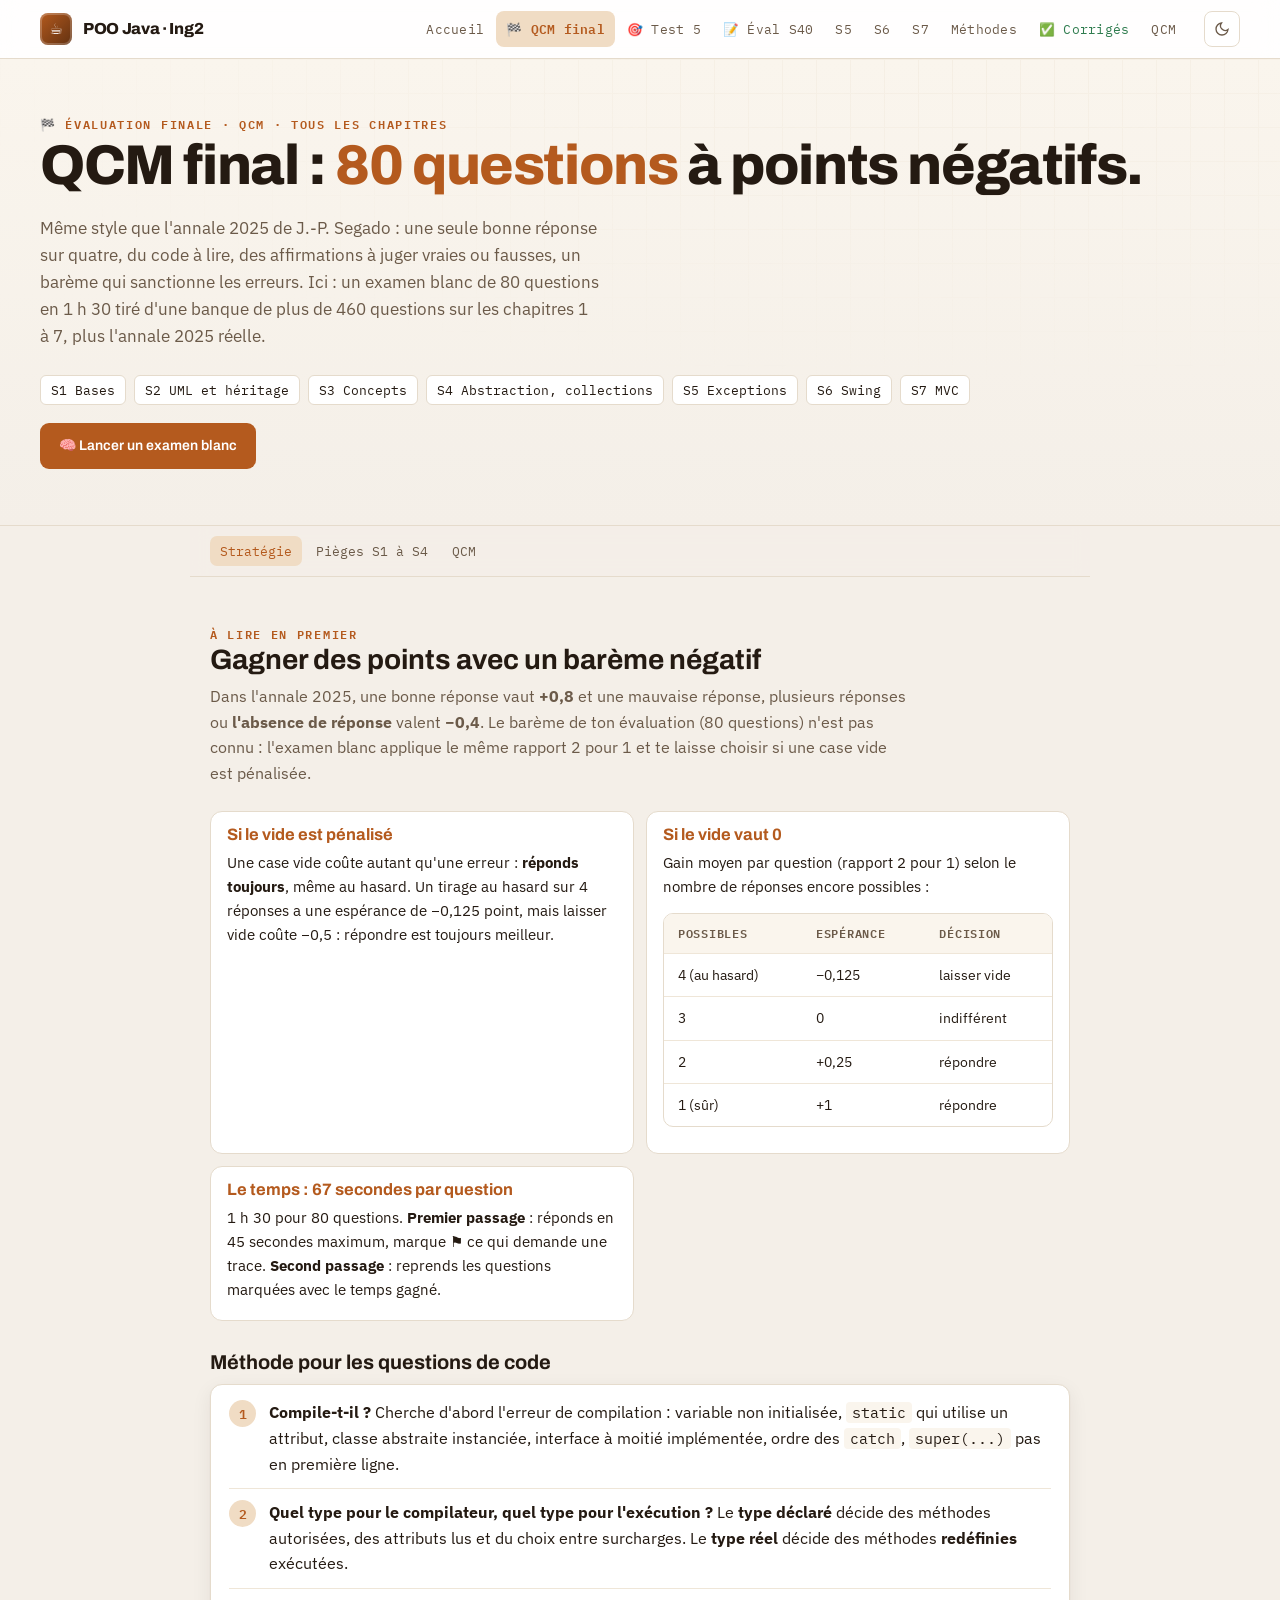
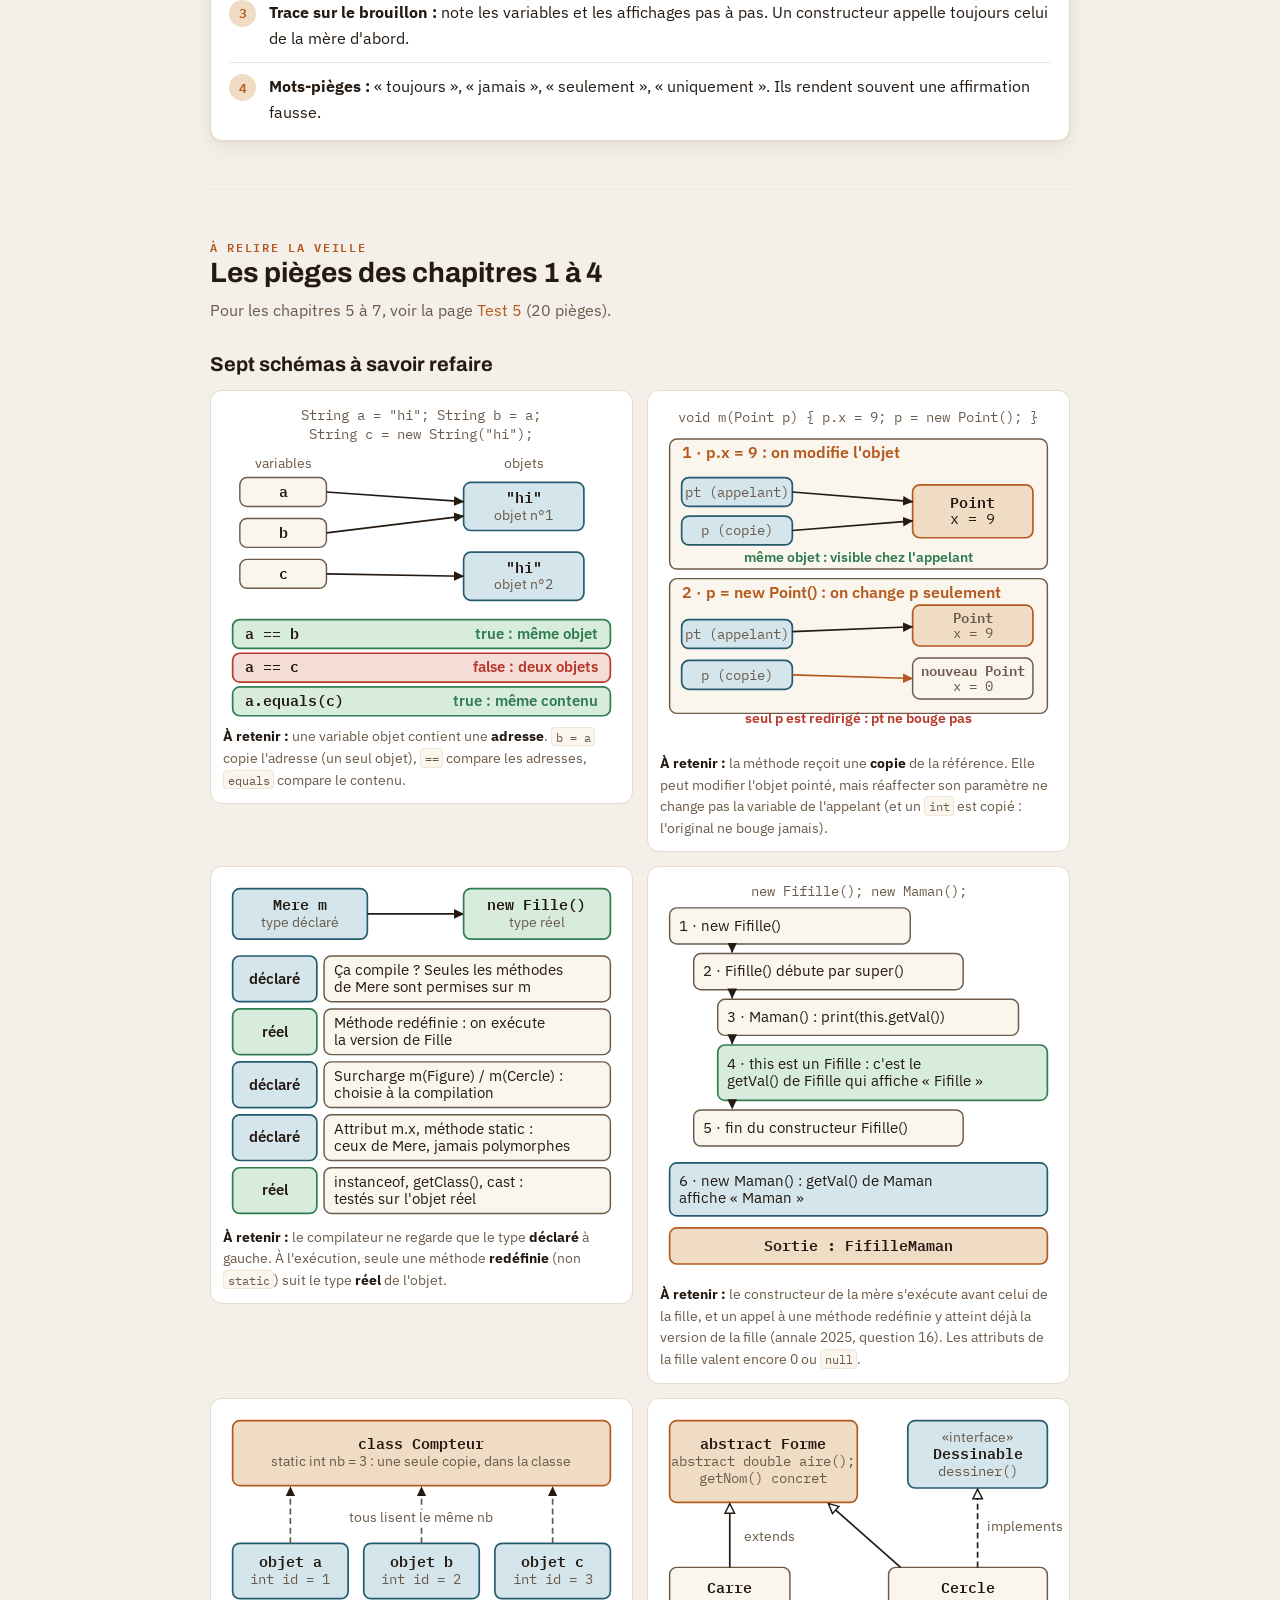
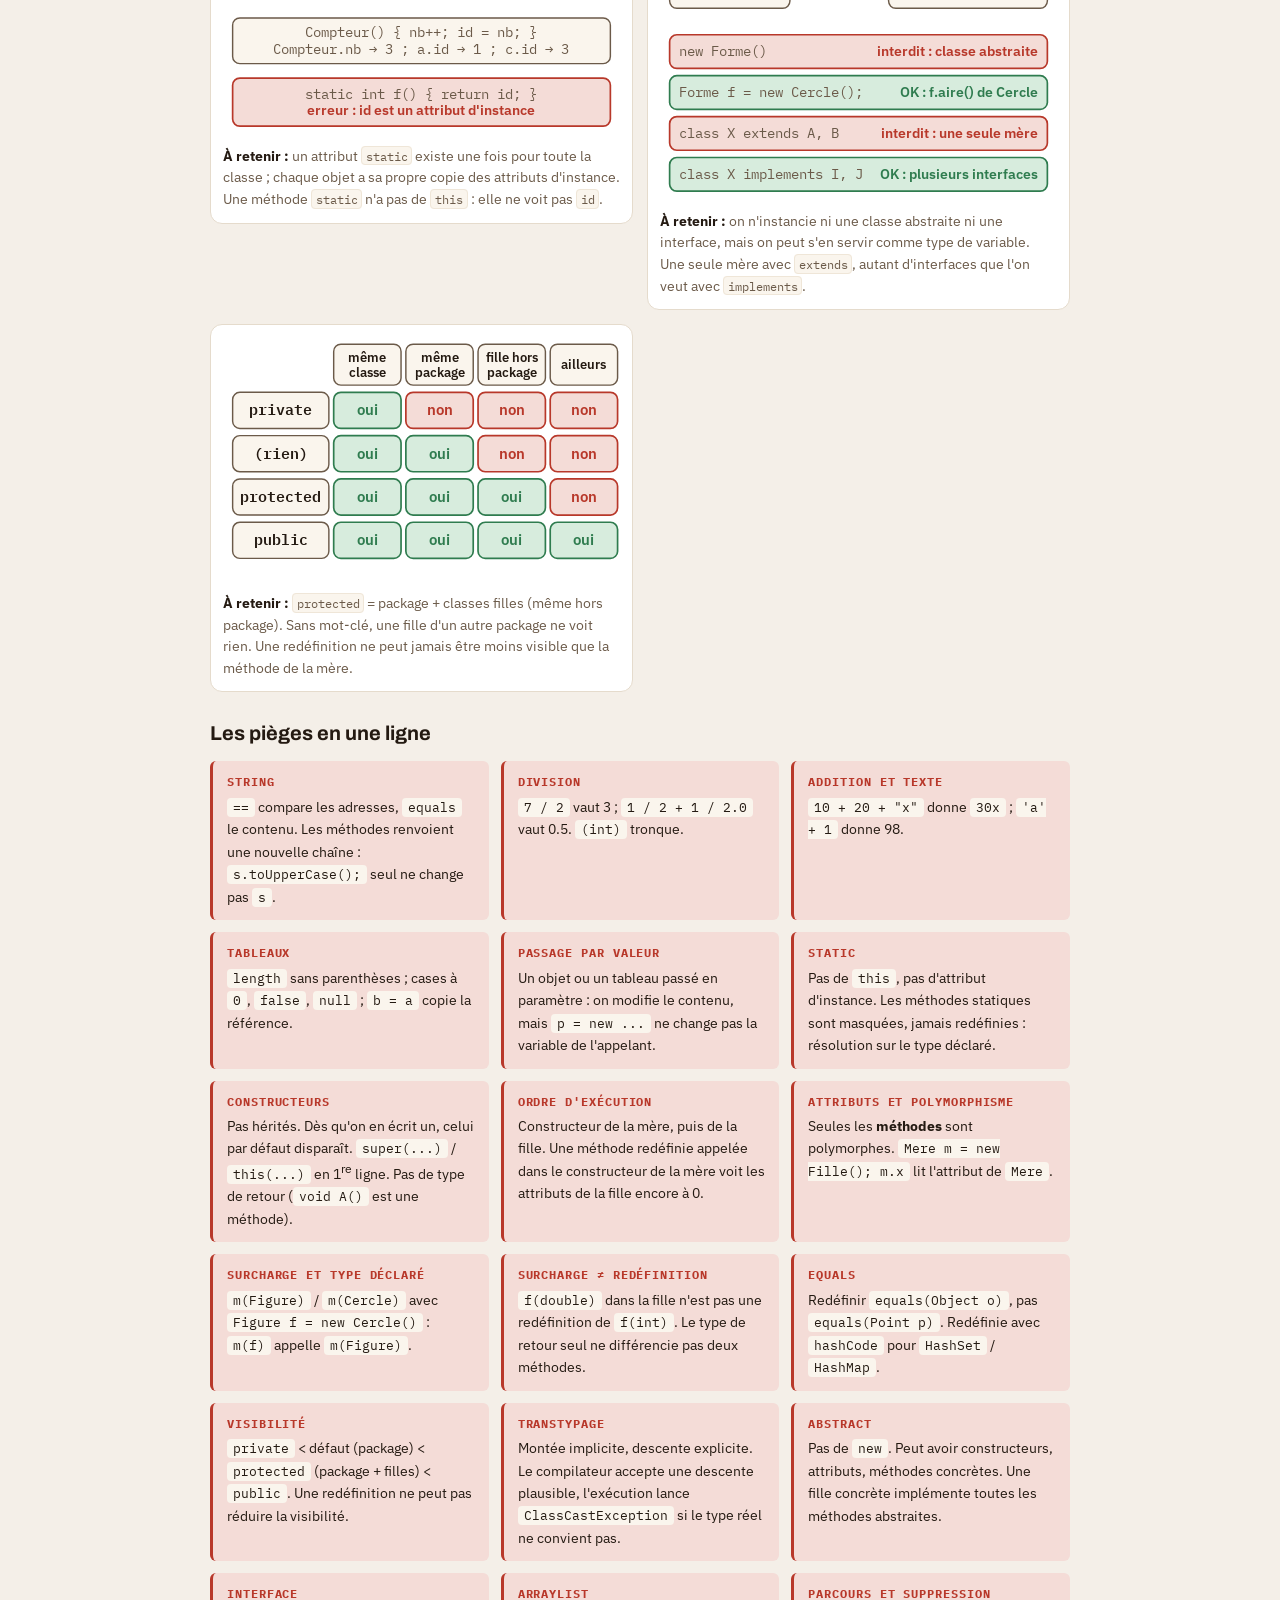
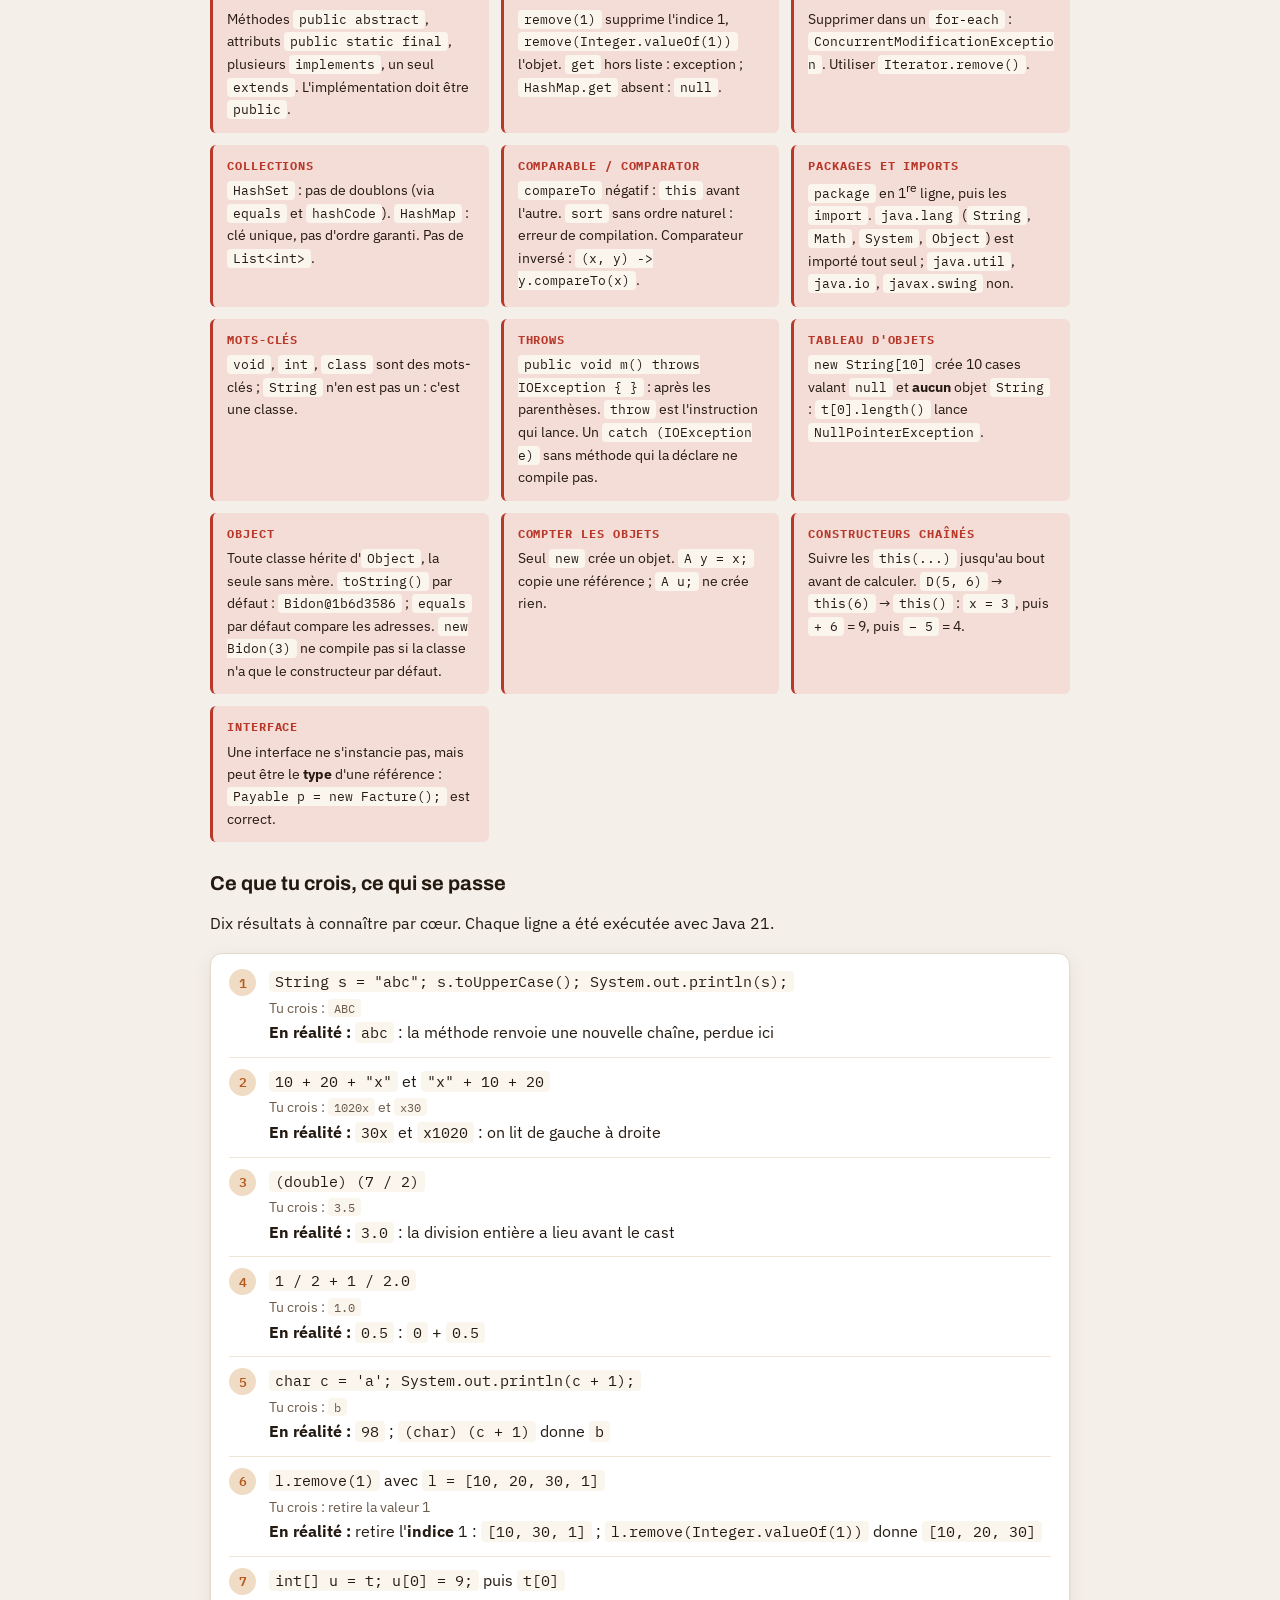
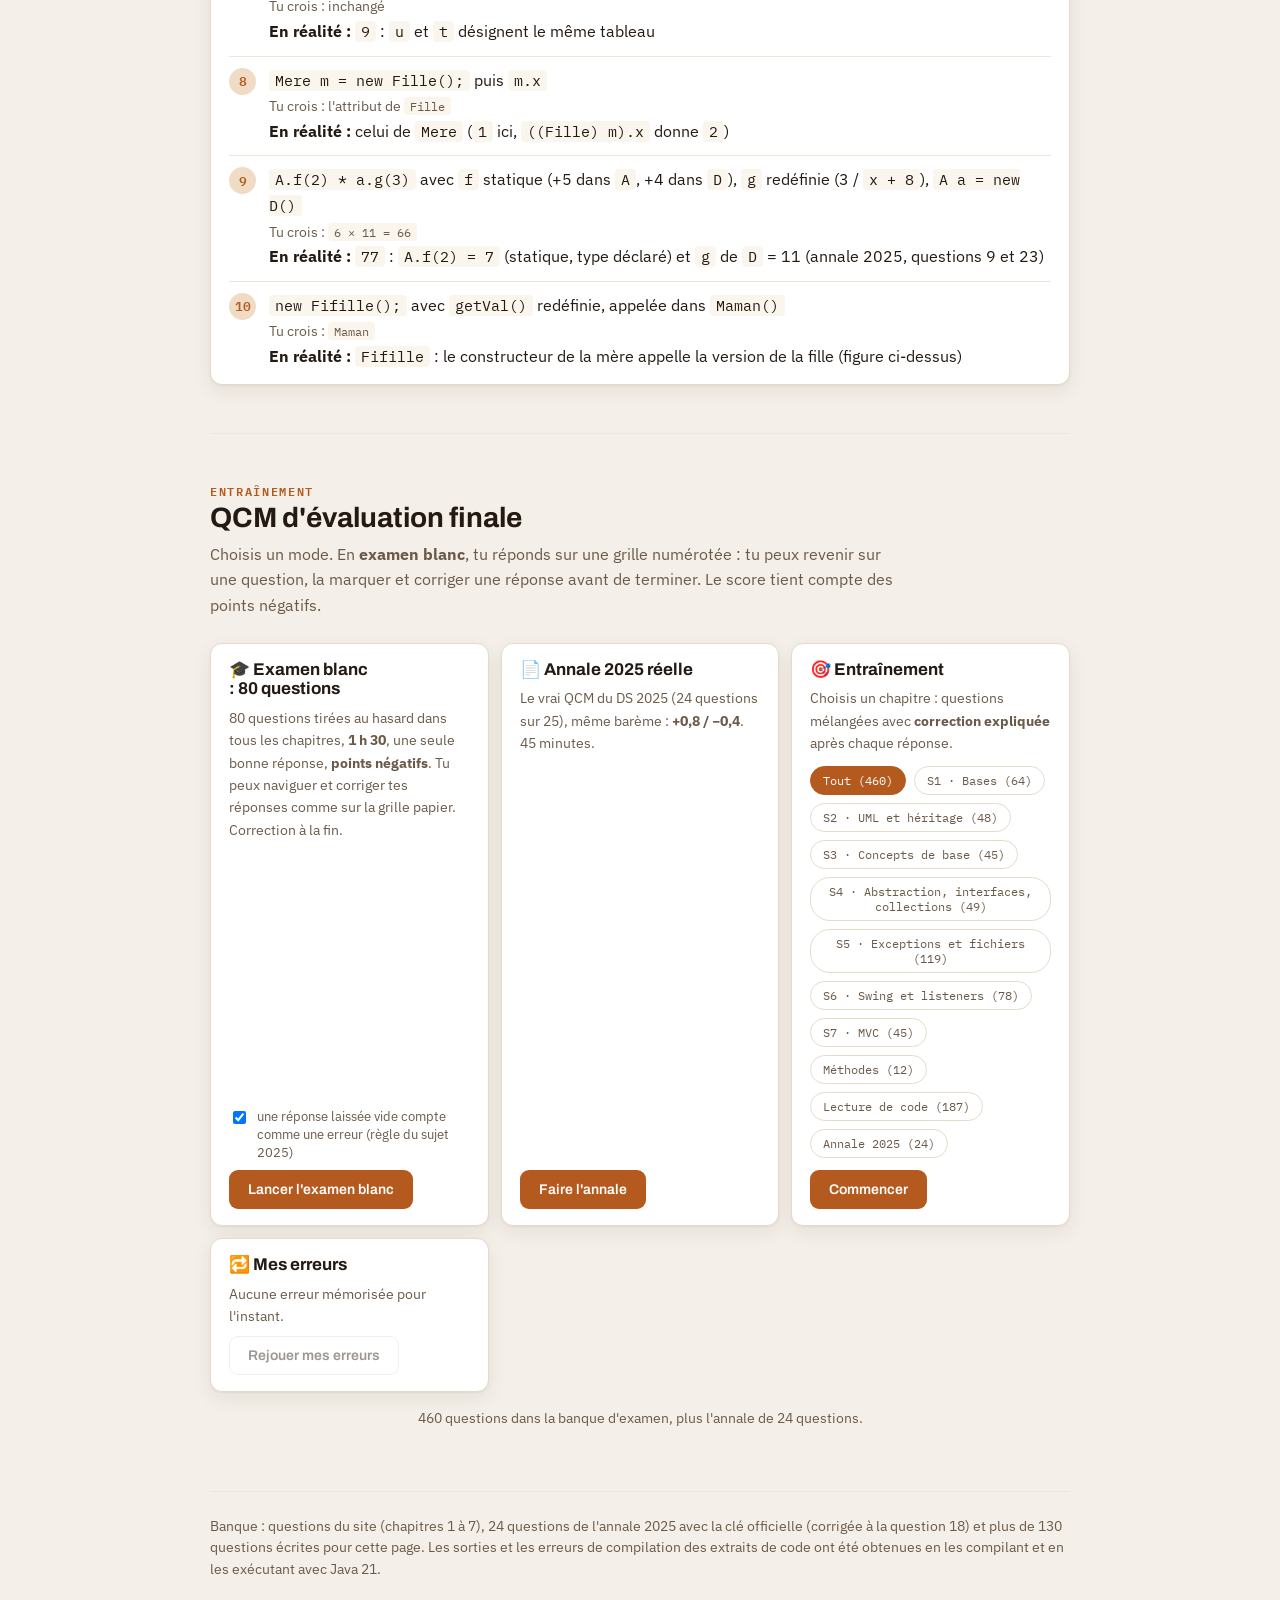
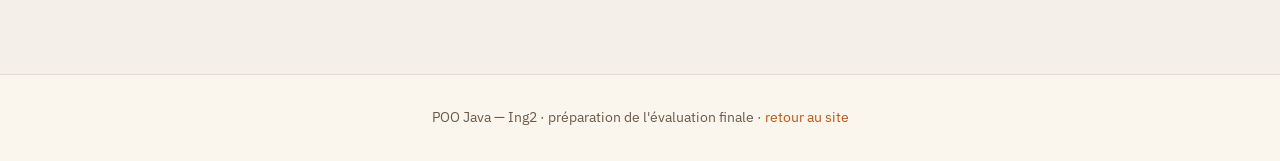
<file: final.html>
<!DOCTYPE html>
<html lang="fr">
<head>
<meta charset="UTF-8">
<meta name="viewport" content="width=device-width,initial-scale=1">
<title>QCM d'évaluation finale — POO Java Ing2</title>
<link rel="preconnect" href="https://fonts.googleapis.com">
<link rel="preconnect" href="https://fonts.gstatic.com" crossorigin>
<link rel="stylesheet" href="https://fonts.googleapis.com/css2?family=Archivo:wght@500;600;700;800&family=IBM+Plex+Sans:ital,wght@0,400;0,500;0,600;1,400&family=IBM+Plex+Mono:wght@400;500;600;700&display=swap">
<meta name="description" content="Entraînement à l'évaluation finale de POO Java : QCM de 80 questions à points négatifs en 1 h 30, sur tous les chapitres, dans le style des DS de J.-P. Segado, avec l'annale 2025 et plus de 450 questions corrigées.">
<meta name="theme-color" content="#b45a1e">

<meta name="color-scheme" content="light">
<link rel="icon" href="assets/favicon.svg" type="image/svg+xml">
<link rel="apple-touch-icon" href="assets/icon-192.png">
<link rel="manifest" href="manifest.webmanifest">
<meta property="og:title" content="POO Java — QCM de l'évaluation finale">
<meta property="og:description" content="Examen blanc de 80 questions à points négatifs, annale 2025 et entraînement par chapitre.">
<meta property="og:type" content="website">
<link rel="stylesheet" href="css/style.css">
<script>try{var t=localStorage.getItem("theme");if(t)document.documentElement.setAttribute("data-theme",t)}catch(e){}</script>
</head>
<body class="ev-page t5-page fin-page">
<a class="skip" href="#contenu">Aller au contenu</a>
<div class="topbar">
  <div class="topbar-in">
    <a class="brand" href="index.html" aria-label="Accueil" style="text-decoration:none">
      <span class="mug">☕</span>
      <span>POO Java · Ing2</span>
    </a>
    <nav class="nav" id="nav">
      <a href="index.html#accueil">Accueil</a>
      <a class="nav-ev active" href="final.html" aria-current="page">🏁 QCM final</a>
      <a href="test5.html">🎯 Test 5</a>
      <a href="eval-s40.html">📝 Éval S40</a>
      <a href="index.html#s5" title="Semaine 5 — exceptions, fichiers, sérialisation">S5</a>
      <a href="index.html#s6" title="Semaine 6 — Swing, layouts, listeners">S6</a>
      <a href="index.html#s7" title="Semaine 7 — pattern MVC">S7</a>
      <a href="index.html#methodes">Méthodes</a>
      <a class="nav-cx" href="corriges.html">✅ Corrigés</a>
      <a href="index.html#qcm">QCM</a>
    </nav>
    <button class="burger" id="burger" aria-label="Menu" aria-expanded="false" aria-controls="nav"><svg viewBox="0 0 24 24" fill="none" stroke="currentColor" stroke-width="2"><path d="M4 6h16M4 12h16M4 18h16"/></svg></button>
    <button class="theme-btn" onclick="toggleTheme()" aria-label="Changer de thème">
      <svg viewBox="0 0 24 24" fill="none" stroke="currentColor" stroke-width="2"><path d="M21 12.79A9 9 0 1 1 11.21 3 7 7 0 0 0 21 12.79z"/></svg>
    </button>
  </div>
</div>

<main id="contenu">
  <div class="hero ev-hero">
    <div class="hero-grid"></div>
    <div class="hero-in">
      <div>
        <div class="eyebrow">🏁 Évaluation finale · QCM · tous les chapitres</div>
        <h1>QCM final : <em>80 questions</em> à points négatifs.</h1>
        <p class="lead">Même style que l'annale 2025 de J.-P. Segado : une seule bonne réponse sur quatre, du code à lire, des affirmations à juger vraies ou fausses, un barème qui sanctionne les erreurs. Ici : un examen blanc de 80 questions en 1 h 30 tiré d'une banque de plus de <span class="fin-count">450</span> questions sur les chapitres 1 à 7, plus l'annale 2025 réelle.</p>
        <div class="ev-prog"><span>S1 Bases</span><span>S2 UML et héritage</span><span>S3 Concepts</span><span>S4 Abstraction, collections</span><span>S5 Exceptions</span><span>S6 Swing</span><span>S7 MVC</span></div>
        <p style="margin-top:18px"><a class="btn btn-primary" href="#qcmfin"><span>🧠 Lancer un examen blanc</span></a></p>
      </div>
    </div>
  </div>
  <div class="wrap ev-wrap">
<nav class="ev-toc" aria-label="Sections de la page">
  <a href="#strategie">Stratégie</a>
  <a href="#pieges">Pièges S1 à S4</a>
  <a href="#qcmfin">QCM</a>
</nav>

<section id="strategie">
  <div class="section-head">
    <div class="eyebrow">À lire en premier</div>
    <h2>Gagner des points avec un barème négatif</h2>
    <p>Dans l'annale 2025, une bonne réponse vaut <b>+0,8</b> et une mauvaise réponse, plusieurs réponses ou <b>l'absence de réponse</b> valent <b>−0,4</b>. Le barème de ton évaluation (80 questions) n'est pas connu : l'examen blanc applique le même rapport 2 pour 1 et te laisse choisir si une case vide est pénalisée.</p>
  </div>
  <div class="ev-grid">
    <div class="ev-card"><h4>Si le vide est pénalisé</h4><p>Une case vide coûte autant qu'une erreur : <b>réponds toujours</b>, même au hasard. Un tirage au hasard sur 4 réponses a une espérance de −0,125 point, mais laisser vide coûte −0,5 : répondre est toujours meilleur.</p></div>
    <div class="ev-card"><h4>Si le vide vaut 0</h4><p>Gain moyen par question (rapport 2 pour 1) selon le nombre de réponses encore possibles :</p>
      <div class="tbl-wrap"><table class="tbl"><thead><tr><th>Possibles</th><th>Espérance</th><th>Décision</th></tr></thead><tbody>
        <tr><td>4 (au hasard)</td><td>−0,125</td><td>laisser vide</td></tr>
        <tr><td>3</td><td>0</td><td>indifférent</td></tr>
        <tr><td>2</td><td>+0,25</td><td>répondre</td></tr>
        <tr><td>1 (sûr)</td><td>+1</td><td>répondre</td></tr>
      </tbody></table></div></div>
    <div class="ev-card"><h4>Le temps : 67 secondes par question</h4><p>1 h 30 pour 80 questions. <b>Premier passage</b> : réponds en 45 secondes maximum, marque ⚑ ce qui demande une trace. <b>Second passage</b> : reprends les questions marquées avec le temps gagné.</p></div>
  </div>
  <h3 class="ev-h3">Méthode pour les questions de code</h3>
  <ol class="ev-must">
    <li><b>Compile-t-il ?</b> Cherche d'abord l'erreur de compilation : variable non initialisée, <code>static</code> qui utilise un attribut, classe abstraite instanciée, interface à moitié implémentée, ordre des <code>catch</code>, <code>super(...)</code> pas en première ligne.</li>
    <li><b>Quel type pour le compilateur, quel type pour l'exécution ?</b> Le <b>type déclaré</b> décide des méthodes autorisées, des attributs lus et du choix entre surcharges. Le <b>type réel</b> décide des méthodes <b>redéfinies</b> exécutées.</li>
    <li><b>Trace sur le brouillon :</b> note les variables et les affichages pas à pas. Un constructeur appelle toujours celui de la mère d'abord.</li>
    <li><b>Mots-pièges :</b> « toujours », « jamais », « seulement », « uniquement ». Ils rendent souvent une affirmation fausse.</li>
  </ol>
</section>

<section id="pieges">
  <div class="section-head">
    <div class="eyebrow">À relire la veille</div>
    <h2>Les pièges des chapitres 1 à 4</h2>
    <p>Pour les chapitres 5 à 7, voir la page <a href="test5.html#pieges">Test 5</a> (20 pièges).</p>
  </div>
<!-- tfig:grp-final -->
<h3 class="ev-h3">Sept schémas à savoir refaire</h3>
<div class="tfig-grid">
<!-- tfig:fin-references -->
<figure class="ev-fig tfig">
<svg viewBox="0 0 330 262" role="img" aria-label="Références : a et b désignent le même objet, c un autre objet de même contenu ; == compare les adresses, equals le contenu"><defs><marker id="tm-fin-references-k" markerWidth="9" markerHeight="9" refX="8" refY="4.5" orient="auto" markerUnits="userSpaceOnUse"><path class="mk " d="M0 0.5 L8.5 4.5 L0 8.5 z"/></marker></defs>
<text x="165" y="14" class="m s" text-anchor="middle">String a = "hi";   String b = a;</text>
<text x="165" y="30" class="m s" text-anchor="middle">String c = new String("hi");</text>
<text x="50" y="54" class="s" text-anchor="middle">variables</text>
<text x="250" y="54" class="s" text-anchor="middle">objets</text>
<rect class="bx p" x="14" y="62" width="72" height="24" rx="6"/>
<text x="50" y="78" class="m k" text-anchor="middle">a</text>
<rect class="bx p" x="14" y="96" width="72" height="24" rx="6"/>
<text x="50" y="112" class="m k" text-anchor="middle">b</text>
<rect class="bx p" x="14" y="130" width="72" height="24" rx="6"/>
<text x="50" y="146" class="m k" text-anchor="middle">c</text>
<rect class="bx t" x="200" y="66" width="100" height="40" rx="6"/>
<text x="250" y="83" class="m k" text-anchor="middle">"hi"</text>
<text x="250" y="97" class="s" text-anchor="middle">objet n°1</text>
<rect class="bx t" x="200" y="124" width="100" height="40" rx="6"/>
<text x="250" y="141" class="m k" text-anchor="middle">"hi"</text>
<text x="250" y="155" class="s" text-anchor="middle">objet n°2</text>
<path class="ln" d="M86 74 L200 82" marker-end="url(#tm-fin-references-k)"/>
<path class="ln" d="M86 108 L200 94" marker-end="url(#tm-fin-references-k)"/>
<path class="ln" d="M86 142 L200 144" marker-end="url(#tm-fin-references-k)"/>
<rect class="bx g" x="8" y="180" width="314" height="24" rx="6"/>
<text x="18" y="196" class="m k" text-anchor="start">a == b</text>
<text x="312" y="196" class="k g" text-anchor="end">true : même objet</text>
<rect class="bx r" x="8" y="208" width="314" height="24" rx="6"/>
<text x="18" y="224" class="m k" text-anchor="start">a == c</text>
<text x="312" y="224" class="k r" text-anchor="end">false : deux objets</text>
<rect class="bx g" x="8" y="236" width="314" height="24" rx="6"/>
<text x="18" y="252" class="m k" text-anchor="start">a.equals(c)</text>
<text x="312" y="252" class="k g" text-anchor="end">true : même contenu</text>
</svg>
<figcaption><b>À retenir :</b> une variable objet contient une <b>adresse</b>. <code>b = a</code> copie l'adresse (un seul objet), <code>==</code> compare les adresses, <code>equals</code> compare le contenu.</figcaption>
</figure>
<!-- /tfig:fin-references -->
<!-- tfig:fin-passage-valeur -->
<figure class="ev-fig tfig">
<svg viewBox="0 0 330 284" role="img" aria-label="Passage par valeur : la méthode reçoit une copie de la référence ; modifier l'objet est visible chez l'appelant, réaffecter le paramètre ne l'est pas"><defs><marker id="tm-fin-passage-valeur-a" markerWidth="9" markerHeight="9" refX="8" refY="4.5" orient="auto" markerUnits="userSpaceOnUse"><path class="mk a" d="M0 0.5 L8.5 4.5 L0 8.5 z"/></marker><marker id="tm-fin-passage-valeur-k" markerWidth="9" markerHeight="9" refX="8" refY="4.5" orient="auto" markerUnits="userSpaceOnUse"><path class="mk " d="M0 0.5 L8.5 4.5 L0 8.5 z"/></marker></defs>
<text x="165" y="16" class="m s" text-anchor="middle">void m(Point p) { p.x = 9;  p = new Point(); }</text>
<rect class="bx p" x="8" y="30" width="314" height="108" rx="6"/>
<text x="18" y="46" class="h" text-anchor="start">1 · p.x = 9 : on modifie l'objet</text>
<rect class="bx p" x="8" y="146" width="314" height="112" rx="6"/>
<text x="18" y="162" class="h" text-anchor="start">2 · p = new Point() : on change p seulement</text>
<rect class="bx t" x="18" y="62" width="92" height="24" rx="6"/>
<text x="64" y="78" class="m s" text-anchor="middle">pt (appelant)</text>
<rect class="bx t" x="18" y="94" width="92" height="24" rx="6"/>
<text x="64" y="110" class="m s" text-anchor="middle">p (copie)</text>
<rect class="bx a" x="210" y="68" width="100" height="44" rx="6"/>
<text x="260" y="87" class="m k" text-anchor="middle">Point</text>
<text x="260" y="101" class="m" text-anchor="middle">x = 9</text>
<path class="ln" d="M110 74 L210 82" marker-end="url(#tm-fin-passage-valeur-k)"/>
<path class="ln" d="M110 106 L210 98" marker-end="url(#tm-fin-passage-valeur-k)"/>
<text x="165" y="132" class="s g k" text-anchor="middle">même objet : visible chez l'appelant</text>
<rect class="bx t" x="18" y="180" width="92" height="24" rx="6"/>
<text x="64" y="196" class="m s" text-anchor="middle">pt (appelant)</text>
<rect class="bx t" x="18" y="214" width="92" height="24" rx="6"/>
<text x="64" y="230" class="m s" text-anchor="middle">p (copie)</text>
<rect class="bx a" x="210" y="168" width="100" height="34" rx="6"/>
<text x="260" y="183" class="m k s" text-anchor="middle">Point</text>
<text x="260" y="195" class="m s" text-anchor="middle">x = 9</text>
<rect class="bx p" x="210" y="212" width="100" height="34" rx="6"/>
<text x="260" y="227" class="m k s" text-anchor="middle">nouveau Point</text>
<text x="260" y="239" class="m s" text-anchor="middle">x = 0</text>
<path class="ln" d="M110 190 L210 186" marker-end="url(#tm-fin-passage-valeur-k)"/>
<path class="ln a" d="M110 226 L210 229" marker-end="url(#tm-fin-passage-valeur-a)"/>
<text x="165" y="266" class="s r k" text-anchor="middle">seul p est redirigé : pt ne bouge pas</text>
</svg>
<figcaption><b>À retenir :</b> la méthode reçoit une <b>copie</b> de la référence. Elle peut modifier l'objet pointé, mais réaffecter son paramètre ne change pas la variable de l'appelant (et un <code>int</code> est copié : l'original ne bouge jamais).</figcaption>
</figure>
<!-- /tfig:fin-passage-valeur -->
<!-- tfig:fin-deux-regards -->
<figure class="ev-fig tfig">
<svg viewBox="0 0 330 282" role="img" aria-label="Type déclaré et type réel : Mere m = new Fille() ; le compilateur regarde le type déclaré, l'exécution regarde le type réel pour les méthodes redéfinies"><defs><marker id="tm-fin-deux-regards-k" markerWidth="9" markerHeight="9" refX="8" refY="4.5" orient="auto" markerUnits="userSpaceOnUse"><path class="mk " d="M0 0.5 L8.5 4.5 L0 8.5 z"/></marker></defs>
<rect class="bx t" x="8" y="8" width="112" height="42" rx="6"/>
<text x="64" y="26" class="m k" text-anchor="middle">Mere m</text>
<text x="64" y="40" class="s" text-anchor="middle">type déclaré</text>
<path class="ln" d="M120 29 L200 29" marker-end="url(#tm-fin-deux-regards-k)"/>
<rect class="bx g" x="200" y="8" width="122" height="42" rx="6"/>
<text x="261" y="26" class="m k" text-anchor="middle">new Fille()</text>
<text x="261" y="40" class="s" text-anchor="middle">type réel</text>
<rect class="bx t" x="8" y="64" width="70" height="38" rx="6"/>
<text x="43" y="87" class="k" text-anchor="middle">déclaré</text>
<rect class="bx p" x="84" y="64" width="238" height="38" rx="6"/>
<text x="92" y="80" text-anchor="start">Ça compile ? Seules les méthodes</text>
<text x="92" y="94" text-anchor="start">de Mere sont permises sur m</text>
<rect class="bx g" x="8" y="108" width="70" height="38" rx="6"/>
<text x="43" y="131" class="k" text-anchor="middle">réel</text>
<rect class="bx p" x="84" y="108" width="238" height="38" rx="6"/>
<text x="92" y="124" text-anchor="start">Méthode redéfinie : on exécute</text>
<text x="92" y="138" text-anchor="start">la version de Fille</text>
<rect class="bx t" x="8" y="152" width="70" height="38" rx="6"/>
<text x="43" y="175" class="k" text-anchor="middle">déclaré</text>
<rect class="bx p" x="84" y="152" width="238" height="38" rx="6"/>
<text x="92" y="168" text-anchor="start">Surcharge m(Figure) / m(Cercle) :</text>
<text x="92" y="182" text-anchor="start">choisie à la compilation</text>
<rect class="bx t" x="8" y="196" width="70" height="38" rx="6"/>
<text x="43" y="219" class="k" text-anchor="middle">déclaré</text>
<rect class="bx p" x="84" y="196" width="238" height="38" rx="6"/>
<text x="92" y="212" text-anchor="start">Attribut m.x, méthode static :</text>
<text x="92" y="226" text-anchor="start">ceux de Mere, jamais polymorphes</text>
<rect class="bx g" x="8" y="240" width="70" height="38" rx="6"/>
<text x="43" y="263" class="k" text-anchor="middle">réel</text>
<rect class="bx p" x="84" y="240" width="238" height="38" rx="6"/>
<text x="92" y="256" text-anchor="start">instanceof, getClass(), cast :</text>
<text x="92" y="270" text-anchor="start">testés sur l'objet réel</text>
</svg>
<figcaption><b>À retenir :</b> le compilateur ne regarde que le type <b>déclaré</b> à gauche. À l'exécution, seule une méthode <b>redéfinie</b> (non <code>static</code>) suit le type <b>réel</b> de l'objet.</figcaption>
</figure>
<!-- /tfig:fin-deux-regards -->
<!-- tfig:fin-construction -->
<figure class="ev-fig tfig">
<svg viewBox="0 0 330 330" role="img" aria-label="Ordre d'exécution : new Fifille() appelle d'abord le constructeur de Maman, qui appelle getVal() de Fifille ; la sortie est FifilleMaman"><defs><marker id="tm-fin-construction-k" markerWidth="9" markerHeight="9" refX="8" refY="4.5" orient="auto" markerUnits="userSpaceOnUse"><path class="mk " d="M0 0.5 L8.5 4.5 L0 8.5 z"/></marker></defs>
<text x="165" y="14" class="m s" text-anchor="middle">new Fifille();   new Maman();</text>
<rect class="bx p" x="8" y="24" width="200" height="30" rx="6"/>
<text x="16" y="43" text-anchor="start">1 · new Fifille()</text>
<rect class="bx p" x="28" y="62" width="224" height="30" rx="6"/>
<text x="36" y="81" text-anchor="start">2 · Fifille() débute par super()</text>
<rect class="bx p" x="48" y="100" width="250" height="30" rx="6"/>
<text x="56" y="119" text-anchor="start">3 · Maman() : print(this.getVal())</text>
<rect class="bx g" x="48" y="138" width="274" height="46" rx="6"/>
<text x="56" y="158" text-anchor="start">4 · this est un Fifille : c'est le</text>
<text x="56" y="172" text-anchor="start">getVal() de Fifille qui affiche « Fifille »</text>
<rect class="bx p" x="28" y="192" width="224" height="30" rx="6"/>
<text x="36" y="211" text-anchor="start">5 · fin du constructeur Fifille()</text>
<rect class="bx t" x="8" y="236" width="314" height="44" rx="6"/>
<text x="16" y="255" text-anchor="start">6 · new Maman() : getVal() de Maman</text>
<text x="16" y="269" text-anchor="start">affiche « Maman »</text>
<path class="ln" d="M60 54 L60 61" marker-end="url(#tm-fin-construction-k)"/>
<path class="ln" d="M60 92 L60 99" marker-end="url(#tm-fin-construction-k)"/>
<path class="ln" d="M60 130 L60 137" marker-end="url(#tm-fin-construction-k)"/>
<path class="ln m d" d="M60 184 L60 191" marker-end="url(#tm-fin-construction-k)"/>
<rect class="bx a" x="8" y="290" width="314" height="30" rx="6"/>
<text x="165" y="309" class="m k" text-anchor="middle">Sortie : FifilleMaman</text>
</svg>
<figcaption><b>À retenir :</b> le constructeur de la mère s'exécute avant celui de la fille, et un appel à une méthode redéfinie y atteint déjà la version de la fille (annale 2025, question 16). Les attributs de la fille valent encore 0 ou <code>null</code>.</figcaption>
</figure>
<!-- /tfig:fin-construction -->
<!-- tfig:fin-static -->
<figure class="ev-fig tfig">
<svg viewBox="0 0 330 272" role="img" aria-label="static : un attribut static existe une seule fois dans la classe, chaque objet garde sa propre copie des attributs d'instance"><defs><marker id="tm-fin-static-k" markerWidth="9" markerHeight="9" refX="8" refY="4.5" orient="auto" markerUnits="userSpaceOnUse"><path class="mk " d="M0 0.5 L8.5 4.5 L0 8.5 z"/></marker></defs>
<rect class="bx a" x="8" y="8" width="314" height="54" rx="6"/>
<text x="165" y="32" class="m k" text-anchor="middle">class Compteur</text>
<text x="165" y="46" class="s" text-anchor="middle">static int nb = 3 : une seule copie, dans la classe</text>
<rect class="bx t" x="8" y="110" width="96" height="46" rx="6"/>
<text x="56" y="130" class="m k" text-anchor="middle">objet a</text>
<text x="56" y="144" class="m s" text-anchor="middle">int id = 1</text>
<path class="ln m d" d="M56 110 L56 63" marker-end="url(#tm-fin-static-k)"/>
<rect class="bx t" x="117" y="110" width="96" height="46" rx="6"/>
<text x="165" y="130" class="m k" text-anchor="middle">objet b</text>
<text x="165" y="144" class="m s" text-anchor="middle">int id = 2</text>
<path class="ln m d" d="M165 110 L165 63" marker-end="url(#tm-fin-static-k)"/>
<rect class="bx t" x="226" y="110" width="96" height="46" rx="6"/>
<text x="274" y="130" class="m k" text-anchor="middle">objet c</text>
<text x="274" y="144" class="m s" text-anchor="middle">int id = 3</text>
<path class="ln m d" d="M274 110 L274 63" marker-end="url(#tm-fin-static-k)"/>
<text x="165" y="92" class="s lb" text-anchor="middle">tous lisent le même nb</text>
<rect class="bx p" x="8" y="172" width="314" height="38" rx="6"/>
<text x="165" y="188" class="m s" text-anchor="middle">Compteur() { nb++; id = nb; }</text>
<text x="165" y="202" class="m s" text-anchor="middle">Compteur.nb → 3 ;  a.id → 1 ;  c.id → 3</text>
<rect class="bx r" x="8" y="222" width="314" height="40" rx="6"/>
<text x="165" y="239" class="m s" text-anchor="middle">static int f() { return id; }</text>
<text x="165" y="253" class="s r k" text-anchor="middle">erreur : id est un attribut d'instance</text>
</svg>
<figcaption><b>À retenir :</b> un attribut <code>static</code> existe une fois pour toute la classe ; chaque objet a sa propre copie des attributs d'instance. Une méthode <code>static</code> n'a pas de <code>this</code> : elle ne voit pas <code>id</code>.</figcaption>
</figure>
<!-- /tfig:fin-static -->
<!-- tfig:fin-abstrait-interface -->
<figure class="ev-fig tfig">
<svg viewBox="0 0 330 326" role="img" aria-label="Classe abstraite et interface : Forme abstraite héritée par Cercle et Carre, Cercle implémente aussi Dessinable ; new Forme() est interdit"><defs><marker id="tm-fin-abstrait-interface-tri" markerWidth="10" markerHeight="10" refX="9" refY="5" orient="auto" markerUnits="userSpaceOnUse"><path class="mk tri" d="M1 1 L9 5 L1 9 z"/></marker></defs>
<rect class="bx a" x="8" y="8" width="156" height="68" rx="6"/>
<text x="86" y="32" class="m k" text-anchor="middle">abstract Forme</text>
<text x="86" y="46" class="m s" text-anchor="middle">abstract double aire();</text>
<text x="86" y="60" class="m s" text-anchor="middle">getNom() concret</text>
<rect class="bx t" x="206" y="8" width="116" height="56" rx="6"/>
<text x="264" y="26" class="s" text-anchor="middle">«interface»</text>
<text x="264" y="40" class="m k" text-anchor="middle">Dessinable</text>
<text x="264" y="54" class="m s" text-anchor="middle">dessiner()</text>
<rect class="bx p" x="8" y="130" width="100" height="34" rx="6"/>
<text x="58" y="151" class="m k" text-anchor="middle">Carre</text>
<rect class="bx p" x="190" y="130" width="132" height="34" rx="6"/>
<text x="256" y="151" class="m k" text-anchor="middle">Cercle</text>
<path class="ln" d="M58 130 L58 77" marker-end="url(#tm-fin-abstrait-interface-tri)"/>
<path class="ln" d="M200 130 L140 77" marker-end="url(#tm-fin-abstrait-interface-tri)"/>
<path class="ln d" d="M264 130 L264 65" marker-end="url(#tm-fin-abstrait-interface-tri)"/>
<text x="70" y="108" class="s" text-anchor="start">extends</text>
<text x="272" y="100" class="s" text-anchor="start">implements</text>
<rect class="bx r" x="8" y="186" width="314" height="28" rx="6"/>
<text x="16" y="204" class="m s" text-anchor="start">new Forme()</text>
<text x="314" y="204" class="s k r" text-anchor="end">interdit : classe abstraite</text>
<rect class="bx g" x="8" y="220" width="314" height="28" rx="6"/>
<text x="16" y="238" class="m s" text-anchor="start">Forme f = new Cercle();</text>
<text x="314" y="238" class="s k g" text-anchor="end">OK : f.aire() de Cercle</text>
<rect class="bx r" x="8" y="254" width="314" height="28" rx="6"/>
<text x="16" y="272" class="m s" text-anchor="start">class X extends A, B</text>
<text x="314" y="272" class="s k r" text-anchor="end">interdit : une seule mère</text>
<rect class="bx g" x="8" y="288" width="314" height="28" rx="6"/>
<text x="16" y="306" class="m s" text-anchor="start">class X implements I, J</text>
<text x="314" y="306" class="s k g" text-anchor="end">OK : plusieurs interfaces</text>
</svg>
<figcaption><b>À retenir :</b> on n'instancie ni une classe abstraite ni une interface, mais on peut s'en servir comme type de variable. Une seule mère avec <code>extends</code>, autant d'interfaces que l'on veut avec <code>implements</code>.</figcaption>
</figure>
<!-- /tfig:fin-abstrait-interface -->
<!-- tfig:fin-visibilite -->
<figure class="ev-fig tfig">
<svg viewBox="0 0 330 206" role="img" aria-label="Visibilité : private visible dans la classe seulement ; sans mot-clé dans le package ; protected dans le package et les classes filles ; public partout">
<rect class="bx p" x="92" y="6" width="56" height="34" rx="6"/>
<text x="120" y="21" class="xs k" text-anchor="middle">même</text>
<text x="120" y="33" class="xs k" text-anchor="middle">classe</text>
<rect class="bx p" x="152" y="6" width="56" height="34" rx="6"/>
<text x="180" y="21" class="xs k" text-anchor="middle">même</text>
<text x="180" y="33" class="xs k" text-anchor="middle">package</text>
<rect class="bx p" x="212" y="6" width="56" height="34" rx="6"/>
<text x="240" y="21" class="xs k" text-anchor="middle">fille hors</text>
<text x="240" y="33" class="xs k" text-anchor="middle">package</text>
<rect class="bx p" x="272" y="6" width="56" height="34" rx="6"/>
<text x="300" y="27" class="xs k" text-anchor="middle">ailleurs</text>
<rect class="bx p" x="8" y="46" width="80" height="30" rx="6"/>
<text x="48" y="65" class="m k" text-anchor="middle">private</text>
<rect class="bx g" x="92" y="46" width="56" height="30" rx="6"/>
<text x="120" y="65" class="k g" text-anchor="middle">oui</text>
<rect class="bx r" x="152" y="46" width="56" height="30" rx="6"/>
<text x="180" y="65" class="k r" text-anchor="middle">non</text>
<rect class="bx r" x="212" y="46" width="56" height="30" rx="6"/>
<text x="240" y="65" class="k r" text-anchor="middle">non</text>
<rect class="bx r" x="272" y="46" width="56" height="30" rx="6"/>
<text x="300" y="65" class="k r" text-anchor="middle">non</text>
<rect class="bx p" x="8" y="82" width="80" height="30" rx="6"/>
<text x="48" y="101" class="m k" text-anchor="middle">(rien)</text>
<rect class="bx g" x="92" y="82" width="56" height="30" rx="6"/>
<text x="120" y="101" class="k g" text-anchor="middle">oui</text>
<rect class="bx g" x="152" y="82" width="56" height="30" rx="6"/>
<text x="180" y="101" class="k g" text-anchor="middle">oui</text>
<rect class="bx r" x="212" y="82" width="56" height="30" rx="6"/>
<text x="240" y="101" class="k r" text-anchor="middle">non</text>
<rect class="bx r" x="272" y="82" width="56" height="30" rx="6"/>
<text x="300" y="101" class="k r" text-anchor="middle">non</text>
<rect class="bx p" x="8" y="118" width="80" height="30" rx="6"/>
<text x="48" y="137" class="m k" text-anchor="middle">protected</text>
<rect class="bx g" x="92" y="118" width="56" height="30" rx="6"/>
<text x="120" y="137" class="k g" text-anchor="middle">oui</text>
<rect class="bx g" x="152" y="118" width="56" height="30" rx="6"/>
<text x="180" y="137" class="k g" text-anchor="middle">oui</text>
<rect class="bx g" x="212" y="118" width="56" height="30" rx="6"/>
<text x="240" y="137" class="k g" text-anchor="middle">oui</text>
<rect class="bx r" x="272" y="118" width="56" height="30" rx="6"/>
<text x="300" y="137" class="k r" text-anchor="middle">non</text>
<rect class="bx p" x="8" y="154" width="80" height="30" rx="6"/>
<text x="48" y="173" class="m k" text-anchor="middle">public</text>
<rect class="bx g" x="92" y="154" width="56" height="30" rx="6"/>
<text x="120" y="173" class="k g" text-anchor="middle">oui</text>
<rect class="bx g" x="152" y="154" width="56" height="30" rx="6"/>
<text x="180" y="173" class="k g" text-anchor="middle">oui</text>
<rect class="bx g" x="212" y="154" width="56" height="30" rx="6"/>
<text x="240" y="173" class="k g" text-anchor="middle">oui</text>
<rect class="bx g" x="272" y="154" width="56" height="30" rx="6"/>
<text x="300" y="173" class="k g" text-anchor="middle">oui</text>
</svg>
<figcaption><b>À retenir :</b> <code>protected</code> = package + classes filles (même hors package). Sans mot-clé, une fille d'un autre package ne voit rien. Une redéfinition ne peut jamais être moins visible que la méthode de la mère.</figcaption>
</figure>
<!-- /tfig:fin-visibilite -->
</div>
<h3 class="ev-h3">Les pièges en une ligne</h3>
<!-- /tfig:grp-final -->

  <div class="trap-list">
    <div class="trap"><b>String</b><code>==</code> compare les adresses, <code>equals</code> le contenu. Les méthodes renvoient une nouvelle chaîne : <code>s.toUpperCase();</code> seul ne change pas <code>s</code>.</div>
    <div class="trap"><b>Division</b><code>7 / 2</code> vaut 3 ; <code>1 / 2 + 1 / 2.0</code> vaut 0.5. <code>(int)</code> tronque.</div>
    <div class="trap"><b>Addition et texte</b><code>10 + 20 + "x"</code> donne <code>30x</code> ; <code>'a' + 1</code> donne 98.</div>
    <div class="trap"><b>Tableaux</b><code>length</code> sans parenthèses ; cases à <code>0</code>, <code>false</code>, <code>null</code> ; <code>b = a</code> copie la référence.</div>
    <div class="trap"><b>Passage par valeur</b>Un objet ou un tableau passé en paramètre : on modifie le contenu, mais <code>p = new ...</code> ne change pas la variable de l'appelant.</div>
    <div class="trap"><b>static</b>Pas de <code>this</code>, pas d'attribut d'instance. Les méthodes statiques sont masquées, jamais redéfinies : résolution sur le type déclaré.</div>
    <div class="trap"><b>Constructeurs</b>Pas hérités. Dès qu'on en écrit un, celui par défaut disparaît. <code>super(...)</code> / <code>this(...)</code> en 1<sup>re</sup> ligne. Pas de type de retour (<code>void A()</code> est une méthode).</div>
    <div class="trap"><b>Ordre d'exécution</b>Constructeur de la mère, puis de la fille. Une méthode redéfinie appelée dans le constructeur de la mère voit les attributs de la fille encore à 0.</div>
    <div class="trap"><b>Attributs et polymorphisme</b>Seules les <b>méthodes</b> sont polymorphes. <code>Mere m = new Fille(); m.x</code> lit l'attribut de <code>Mere</code>.</div>
    <div class="trap"><b>Surcharge et type déclaré</b><code>m(Figure)</code> / <code>m(Cercle)</code> avec <code>Figure f = new Cercle()</code> : <code>m(f)</code> appelle <code>m(Figure)</code>.</div>
    <div class="trap"><b>Surcharge ≠ redéfinition</b><code>f(double)</code> dans la fille n'est pas une redéfinition de <code>f(int)</code>. Le type de retour seul ne différencie pas deux méthodes.</div>
    <div class="trap"><b>equals</b>Redéfinir <code>equals(Object o)</code>, pas <code>equals(Point p)</code>. Redéfinie avec <code>hashCode</code> pour <code>HashSet</code> / <code>HashMap</code>.</div>
    <div class="trap"><b>Visibilité</b><code>private</code> &lt; défaut (package) &lt; <code>protected</code> (package + filles) &lt; <code>public</code>. Une redéfinition ne peut pas réduire la visibilité.</div>
    <div class="trap"><b>Transtypage</b>Montée implicite, descente explicite. Le compilateur accepte une descente plausible, l'exécution lance <code>ClassCastException</code> si le type réel ne convient pas.</div>
    <div class="trap"><b>abstract</b>Pas de <code>new</code>. Peut avoir constructeurs, attributs, méthodes concrètes. Une fille concrète implémente toutes les méthodes abstraites.</div>
    <div class="trap"><b>Interface</b>Méthodes <code>public abstract</code>, attributs <code>public static final</code>, plusieurs <code>implements</code>, un seul <code>extends</code>. L'implémentation doit être <code>public</code>.</div>
    <div class="trap"><b>ArrayList</b><code>remove(1)</code> supprime l'indice 1, <code>remove(Integer.valueOf(1))</code> l'objet. <code>get</code> hors liste : exception ; <code>HashMap.get</code> absent : <code>null</code>.</div>
    <div class="trap"><b>Parcours et suppression</b>Supprimer dans un <code>for-each</code> : <code>ConcurrentModificationException</code>. Utiliser <code>Iterator.remove()</code>.</div>
    <div class="trap"><b>Collections</b><code>HashSet</code> : pas de doublons (via <code>equals</code> et <code>hashCode</code>). <code>HashMap</code> : clé unique, pas d'ordre garanti. Pas de <code>List&lt;int&gt;</code>.</div>
    <div class="trap"><b>Comparable / Comparator</b><code>compareTo</code> négatif : <code>this</code> avant l'autre. <code>sort</code> sans ordre naturel : erreur de compilation. Comparateur inversé : <code>(x, y) -&gt; y.compareTo(x)</code>.</div>
<!-- tfig:txt-final-pieges -->
<div class="trap"><b>Packages et imports</b><code>package</code> en 1<sup>re</sup> ligne, puis les <code>import</code>. <code>java.lang</code> (<code>String</code>, <code>Math</code>, <code>System</code>, <code>Object</code>) est importé tout seul ; <code>java.util</code>, <code>java.io</code>, <code>javax.swing</code> non.</div>
<div class="trap"><b>Mots-clés</b><code>void</code>, <code>int</code>, <code>class</code> sont des mots-clés ; <code>String</code> n'en est pas un : c'est une classe.</div>
<div class="trap"><b>throws</b><code>public void m() throws IOException { }</code> : après les parenthèses. <code>throw</code> est l'instruction qui lance. Un <code>catch (IOException e)</code> sans méthode qui la déclare ne compile pas.</div>
<div class="trap"><b>Tableau d'objets</b><code>new String[10]</code> crée 10 cases valant <code>null</code> et <b>aucun</b> objet <code>String</code> : <code>t[0].length()</code> lance <code>NullPointerException</code>.</div>
<div class="trap"><b>Object</b>Toute classe hérite d'<code>Object</code>, la seule sans mère. <code>toString()</code> par défaut : <code>Bidon@1b6d3586</code> ; <code>equals</code> par défaut compare les adresses. <code>new Bidon(3)</code> ne compile pas si la classe n'a que le constructeur par défaut.</div>
<div class="trap"><b>Compter les objets</b>Seul <code>new</code> crée un objet. <code>A y = x;</code> copie une référence ; <code>A u;</code> ne crée rien.</div>
<div class="trap"><b>Constructeurs chaînés</b>Suivre les <code>this(...)</code> jusqu'au bout avant de calculer. <code>D(5, 6)</code> → <code>this(6)</code> → <code>this()</code> : <code>x = 3</code>, puis <code>+ 6</code> = 9, puis <code>− 5</code> = 4.</div>
<div class="trap"><b>Interface</b>Une interface ne s'instancie pas, mais peut être le <b>type</b> d'une référence : <code>Payable p = new Facture();</code> est correct.</div>
<!-- /tfig:txt-final-pieges -->

  </div>
<!-- tfig:txt-final-table -->
<h3 class="ev-h3">Ce que tu crois, ce qui se passe</h3>
<p>Dix résultats à connaître par cœur. Chaque ligne a été exécutée avec Java 21.</p>
<ol class="ev-must"><li><code>String s = "abc"; s.toUpperCase(); System.out.println(s);</code><br><span class="ev-small">Tu crois : <code>ABC</code></span><br><b>En réalité :</b> <code>abc</code> : la méthode renvoie une nouvelle chaîne, perdue ici</li><li><code>10 + 20 + "x"</code> et <code>"x" + 10 + 20</code><br><span class="ev-small">Tu crois : <code>1020x</code> et <code>x30</code></span><br><b>En réalité :</b> <code>30x</code> et <code>x1020</code> : on lit de gauche à droite</li><li><code>(double) (7 / 2)</code><br><span class="ev-small">Tu crois : <code>3.5</code></span><br><b>En réalité :</b> <code>3.0</code> : la division entière a lieu avant le cast</li><li><code>1 / 2 + 1 / 2.0</code><br><span class="ev-small">Tu crois : <code>1.0</code></span><br><b>En réalité :</b> <code>0.5</code> : <code>0</code> + <code>0.5</code></li><li><code>char c = 'a'; System.out.println(c + 1);</code><br><span class="ev-small">Tu crois : <code>b</code></span><br><b>En réalité :</b> <code>98</code> ; <code>(char) (c + 1)</code> donne <code>b</code></li><li><code>l.remove(1)</code> avec <code>l = [10, 20, 30, 1]</code><br><span class="ev-small">Tu crois : retire la valeur 1</span><br><b>En réalité :</b> retire l'<b>indice</b> 1 : <code>[10, 30, 1]</code> ; <code>l.remove(Integer.valueOf(1))</code> donne <code>[10, 20, 30]</code></li><li><code>int[] u = t; u[0] = 9;</code> puis <code>t[0]</code><br><span class="ev-small">Tu crois : inchangé</span><br><b>En réalité :</b> <code>9</code> : <code>u</code> et <code>t</code> désignent le même tableau</li><li><code>Mere m = new Fille();</code> puis <code>m.x</code><br><span class="ev-small">Tu crois : l'attribut de <code>Fille</code></span><br><b>En réalité :</b> celui de <code>Mere</code> (<code>1</code> ici, <code>((Fille) m).x</code> donne <code>2</code>)</li><li><code>A.f(2) * a.g(3)</code> avec <code>f</code> statique (+5 dans <code>A</code>, +4 dans <code>D</code>), <code>g</code> redéfinie (3 / <code>x + 8</code>), <code>A a = new D()</code><br><span class="ev-small">Tu crois : <code>6 × 11 = 66</code></span><br><b>En réalité :</b> <code>77</code> : <code>A.f(2) = 7</code> (statique, type déclaré) et <code>g</code> de <code>D</code> = 11 (annale 2025, questions 9 et 23)</li><li><code>new Fifille();</code> avec <code>getVal()</code> redéfinie, appelée dans <code>Maman()</code><br><span class="ev-small">Tu crois : <code>Maman</code></span><br><b>En réalité :</b> <code>Fifille</code> : le constructeur de la mère appelle la version de la fille (figure ci-dessus)</li></ol>
<!-- /tfig:txt-final-table -->

</section>

<section id="qcmfin">
  <div class="section-head">
    <div class="eyebrow">Entraînement</div>
    <h2>QCM d'évaluation finale</h2>
    <p>Choisis un mode. En <b>examen blanc</b>, tu réponds sur une grille numérotée : tu peux revenir sur une question, la marquer et corriger une réponse avant de terminer. Le score tient compte des points négatifs.</p>
  </div>
  <div class="qcm-wrap fin-wrap" id="finApp"></div>
</section>

    <p class="ev-src">Banque : questions du site (chapitres 1 à 7), 24 questions de l'annale 2025 avec la clé officielle (corrigée à la question 18) et plus de 130 questions écrites pour cette page. Les sorties et les erreurs de compilation des extraits de code ont été obtenues en les compilant et en les exécutant avec Java 21.</p>
  </div>
</main>
<footer>
  <div class="wrap">
    POO Java — Ing2 · préparation de l'évaluation finale · <a href="index.html">retour au site</a>
  </div>
</footer>
<script src="js/app.js"></script>
<script src="js/qcm-data.js"></script>
<script src="js/test5-data.js"></script>
<script src="js/test5-data2.js"></script>
<script src="js/final-s1.js"></script>
<script src="js/final-s2.js"></script>
<script src="js/final-s3.js"></script>
<script src="js/final-s4.js"></script>
<script src="js/final-ann.js"></script>
<script src="js/final.js"></script>
<script src="js/eval.js"></script>
</body>
</html>
</file>
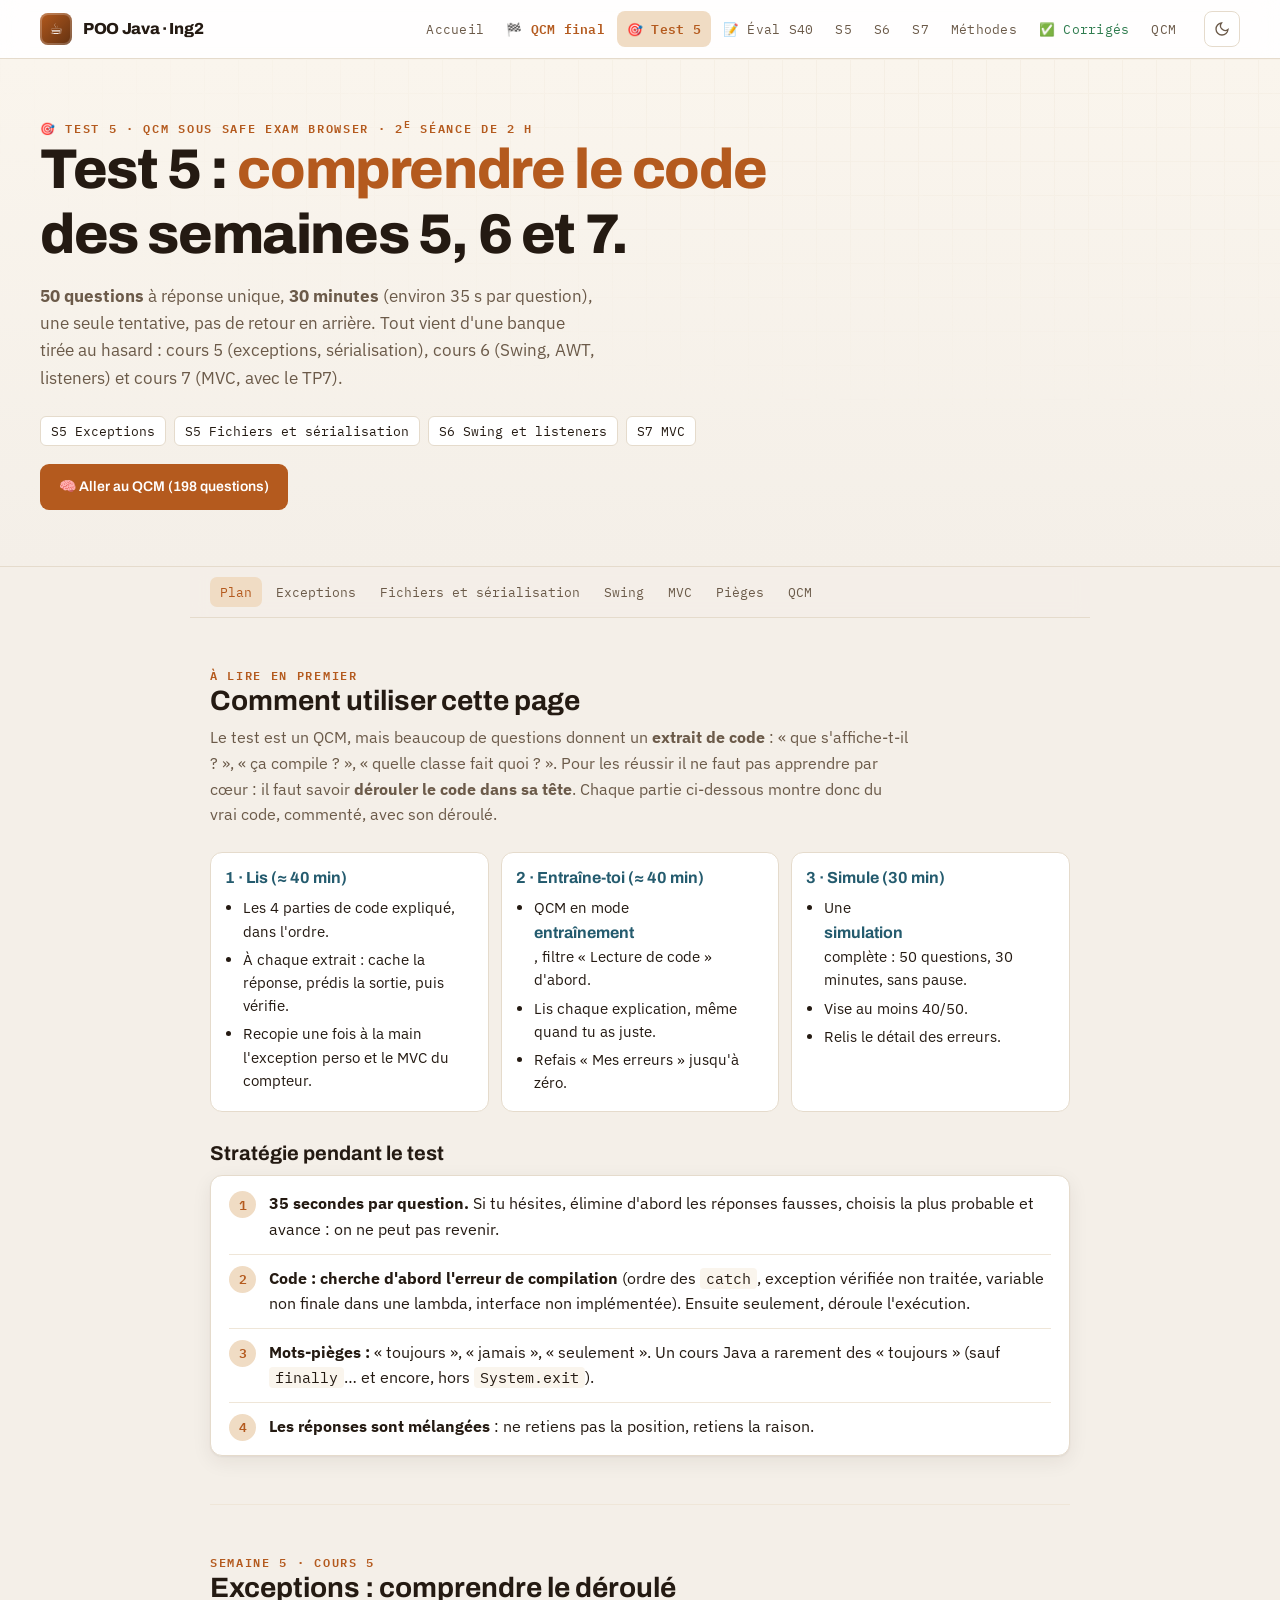
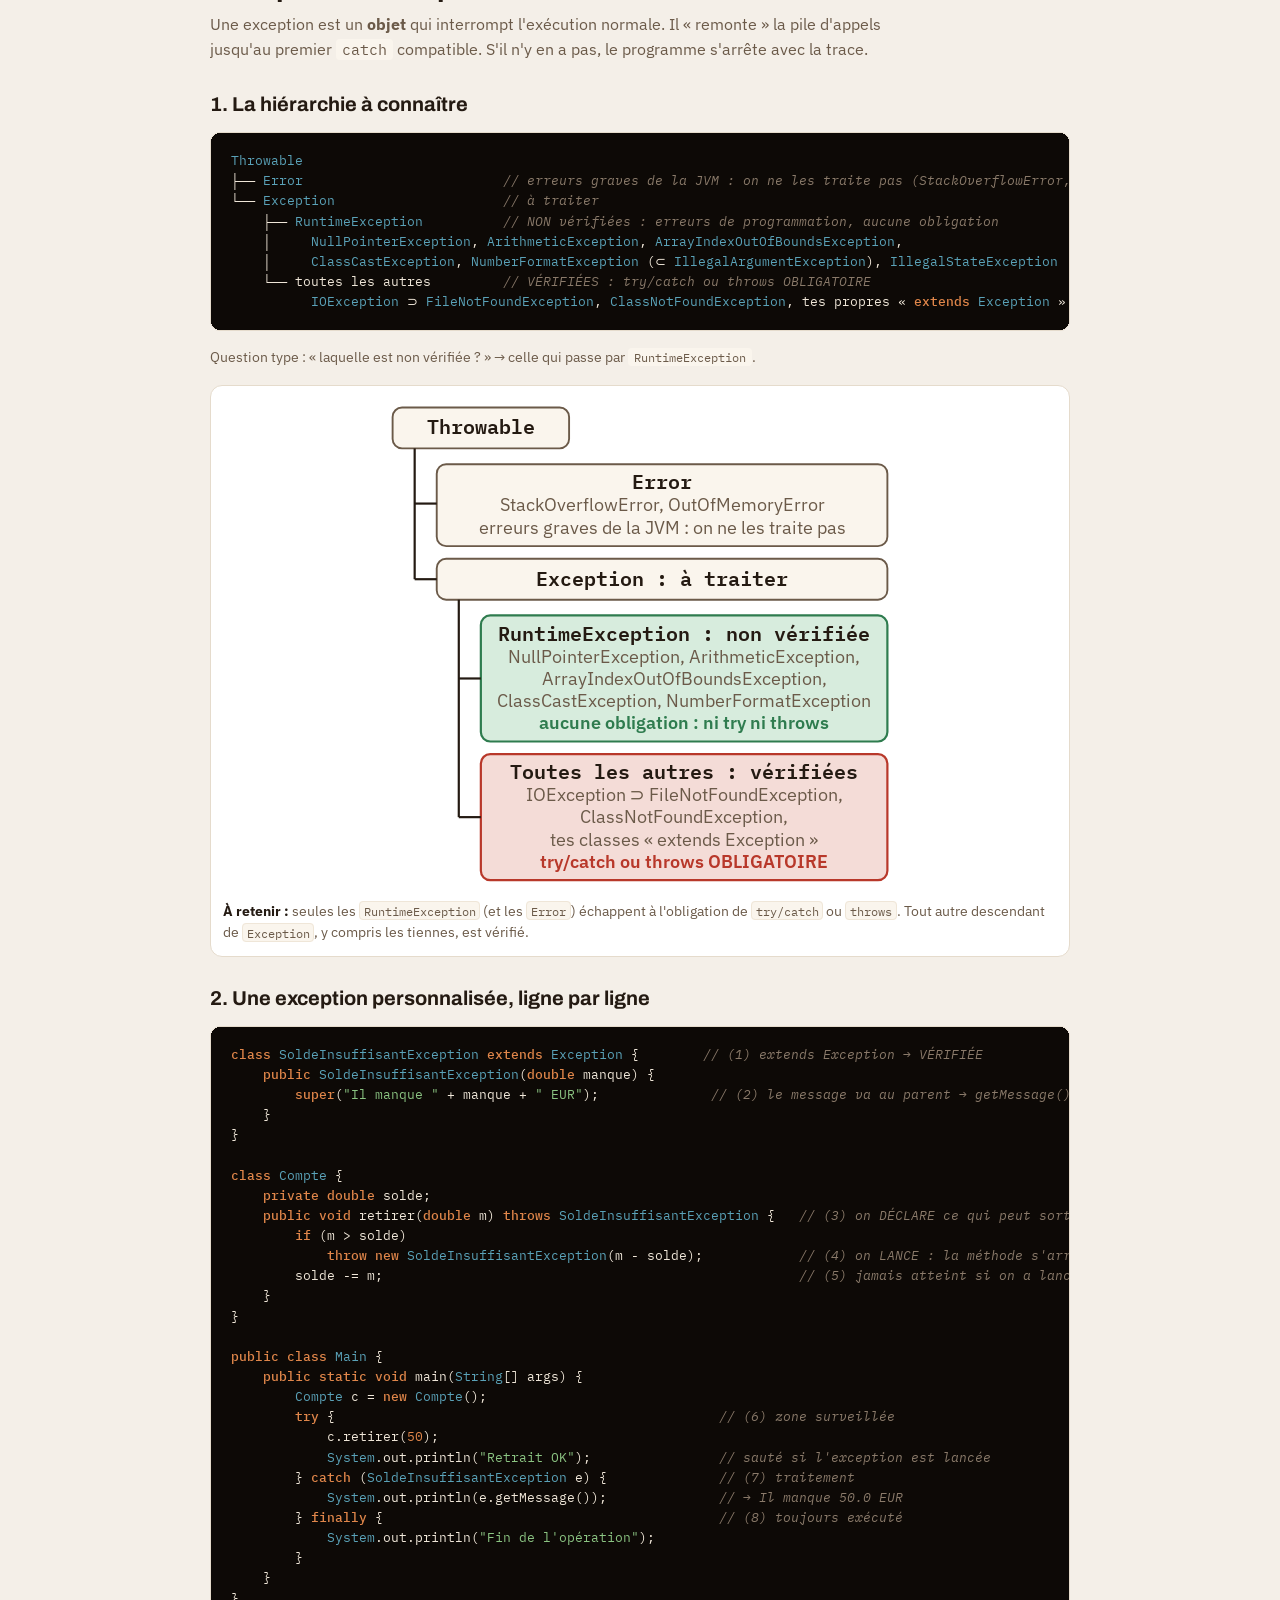
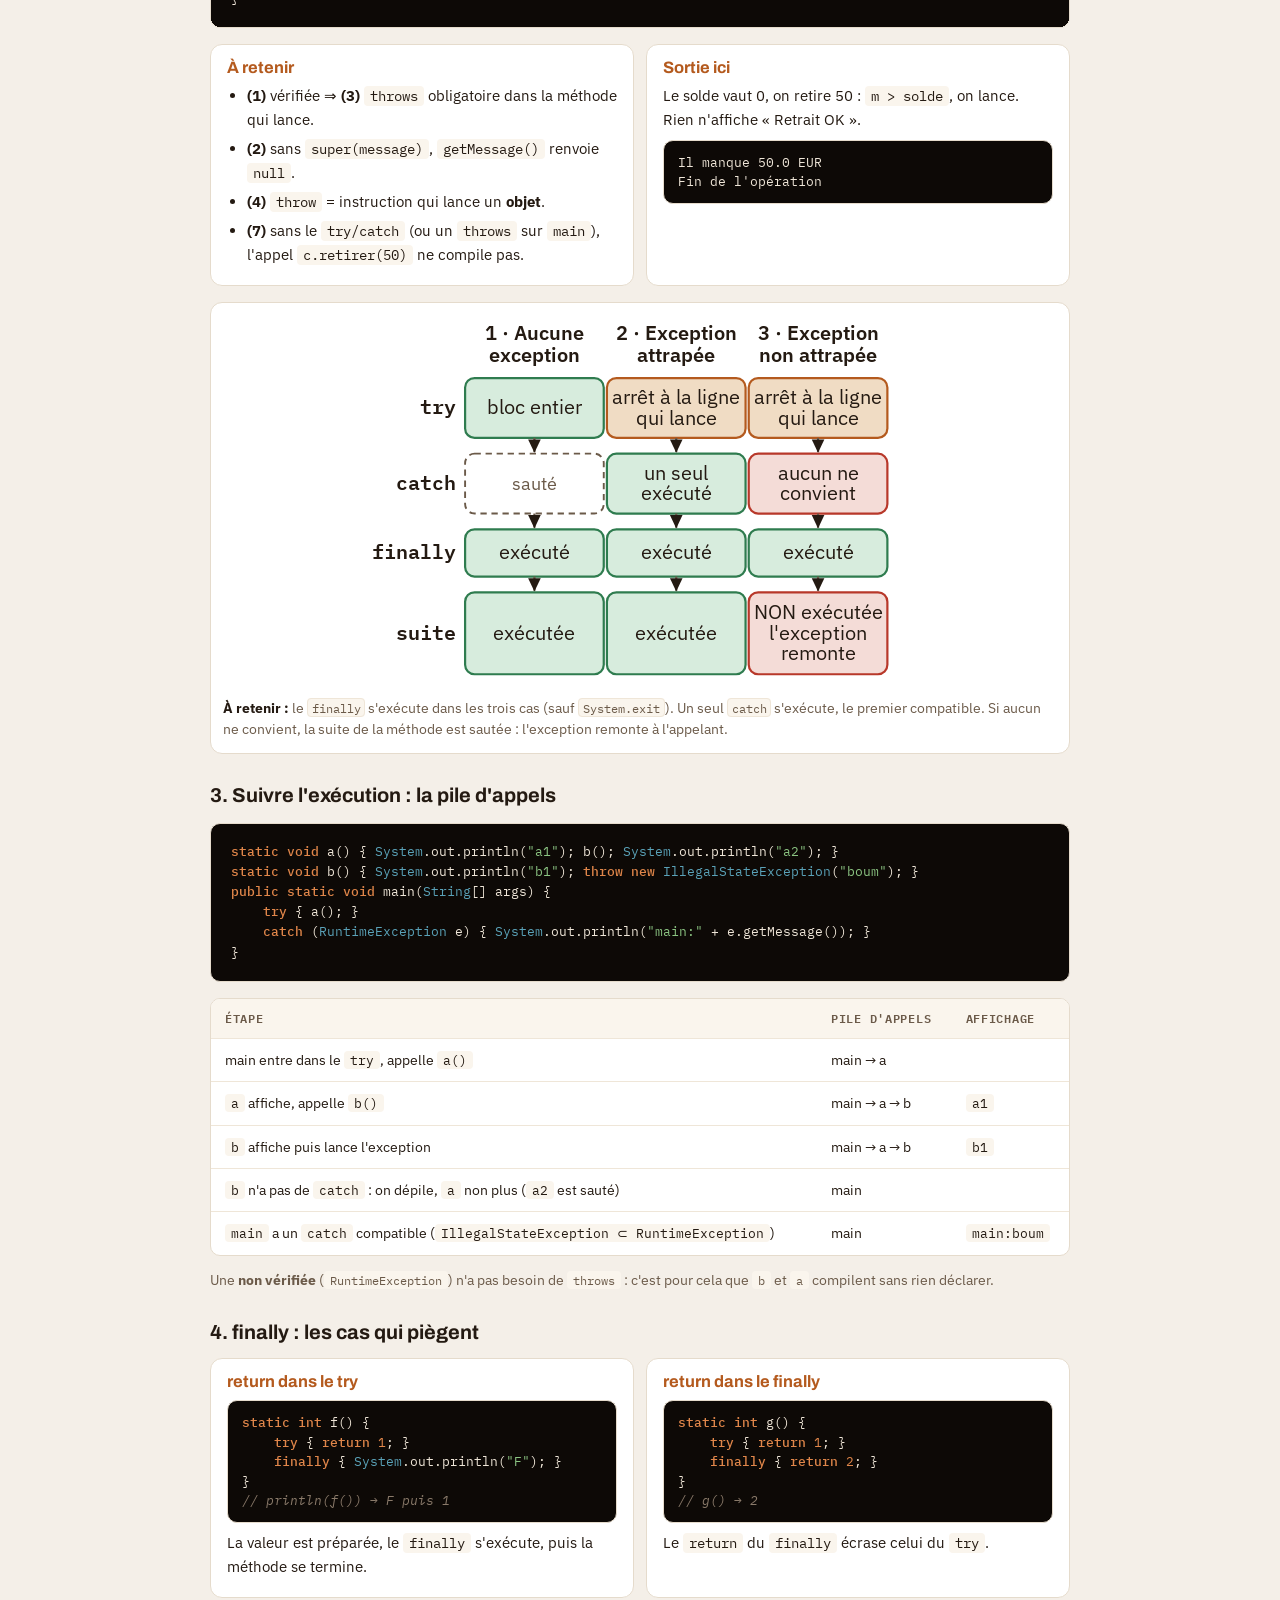
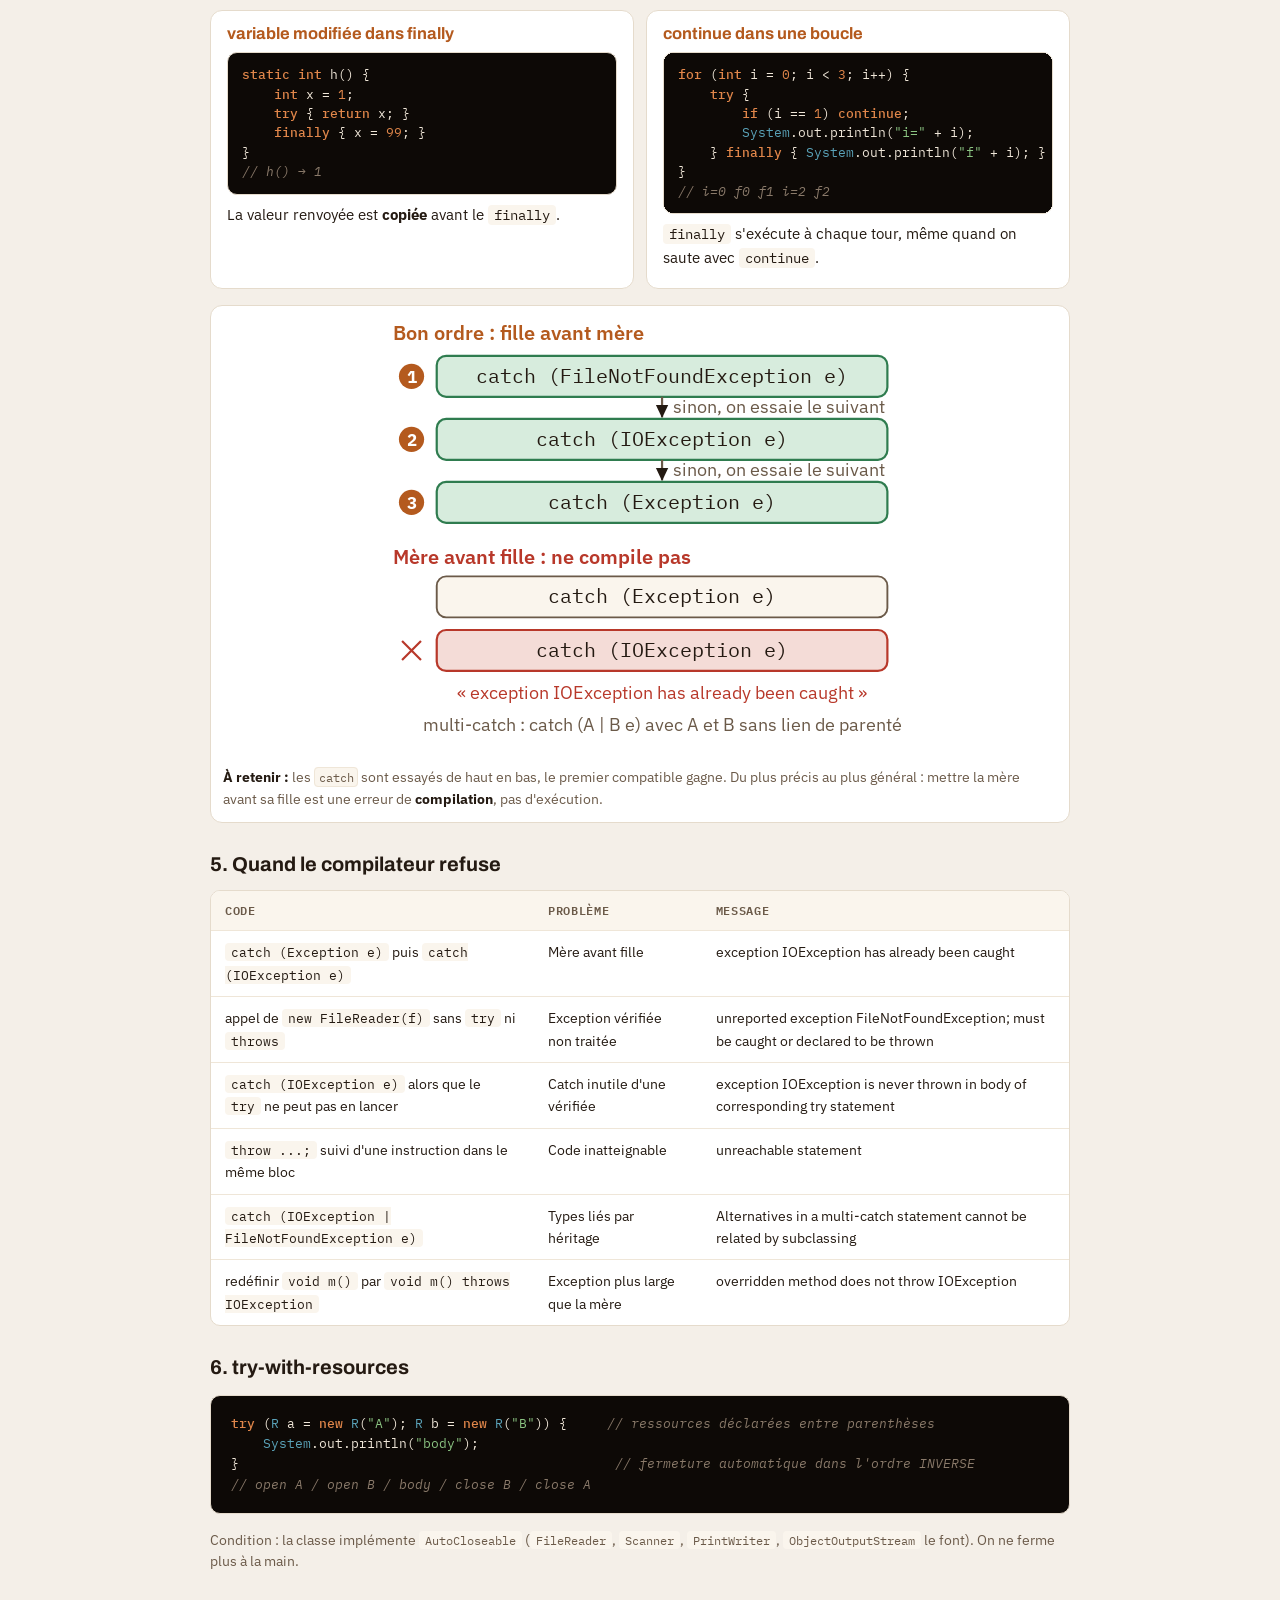
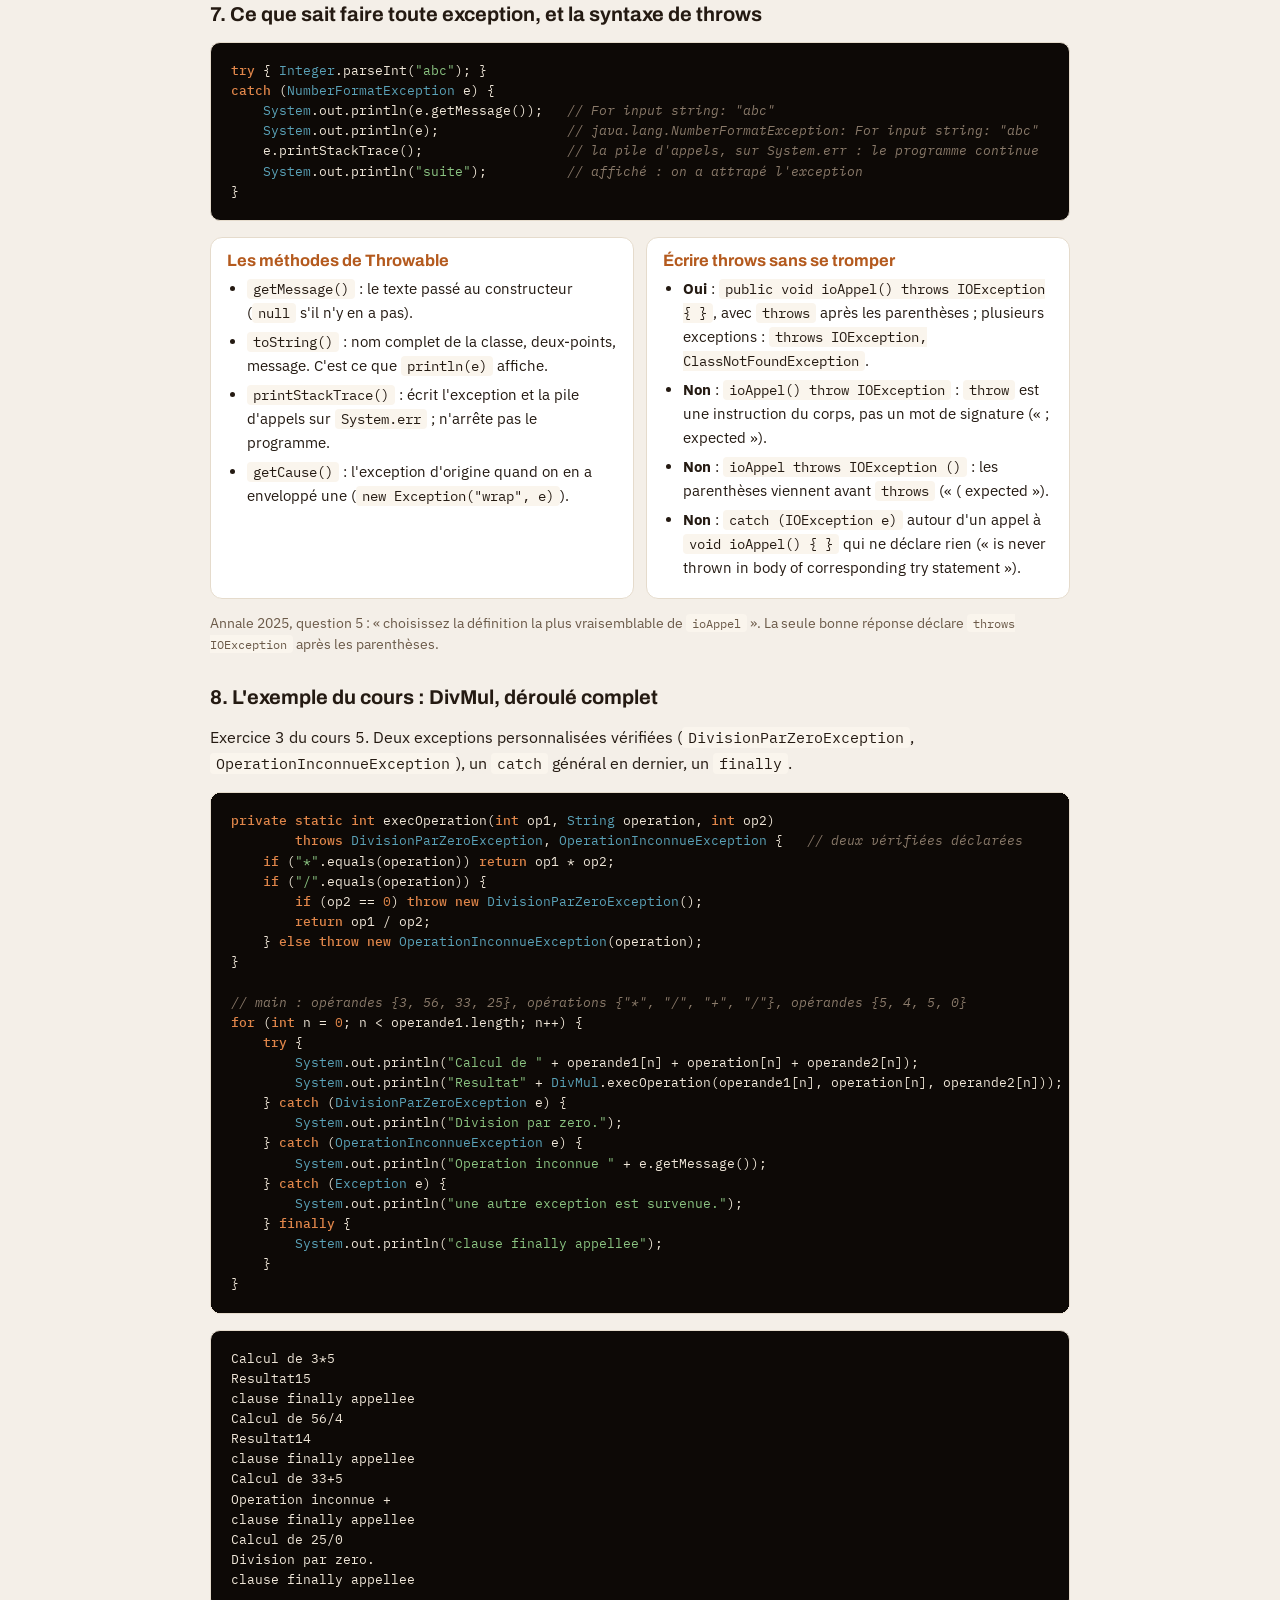
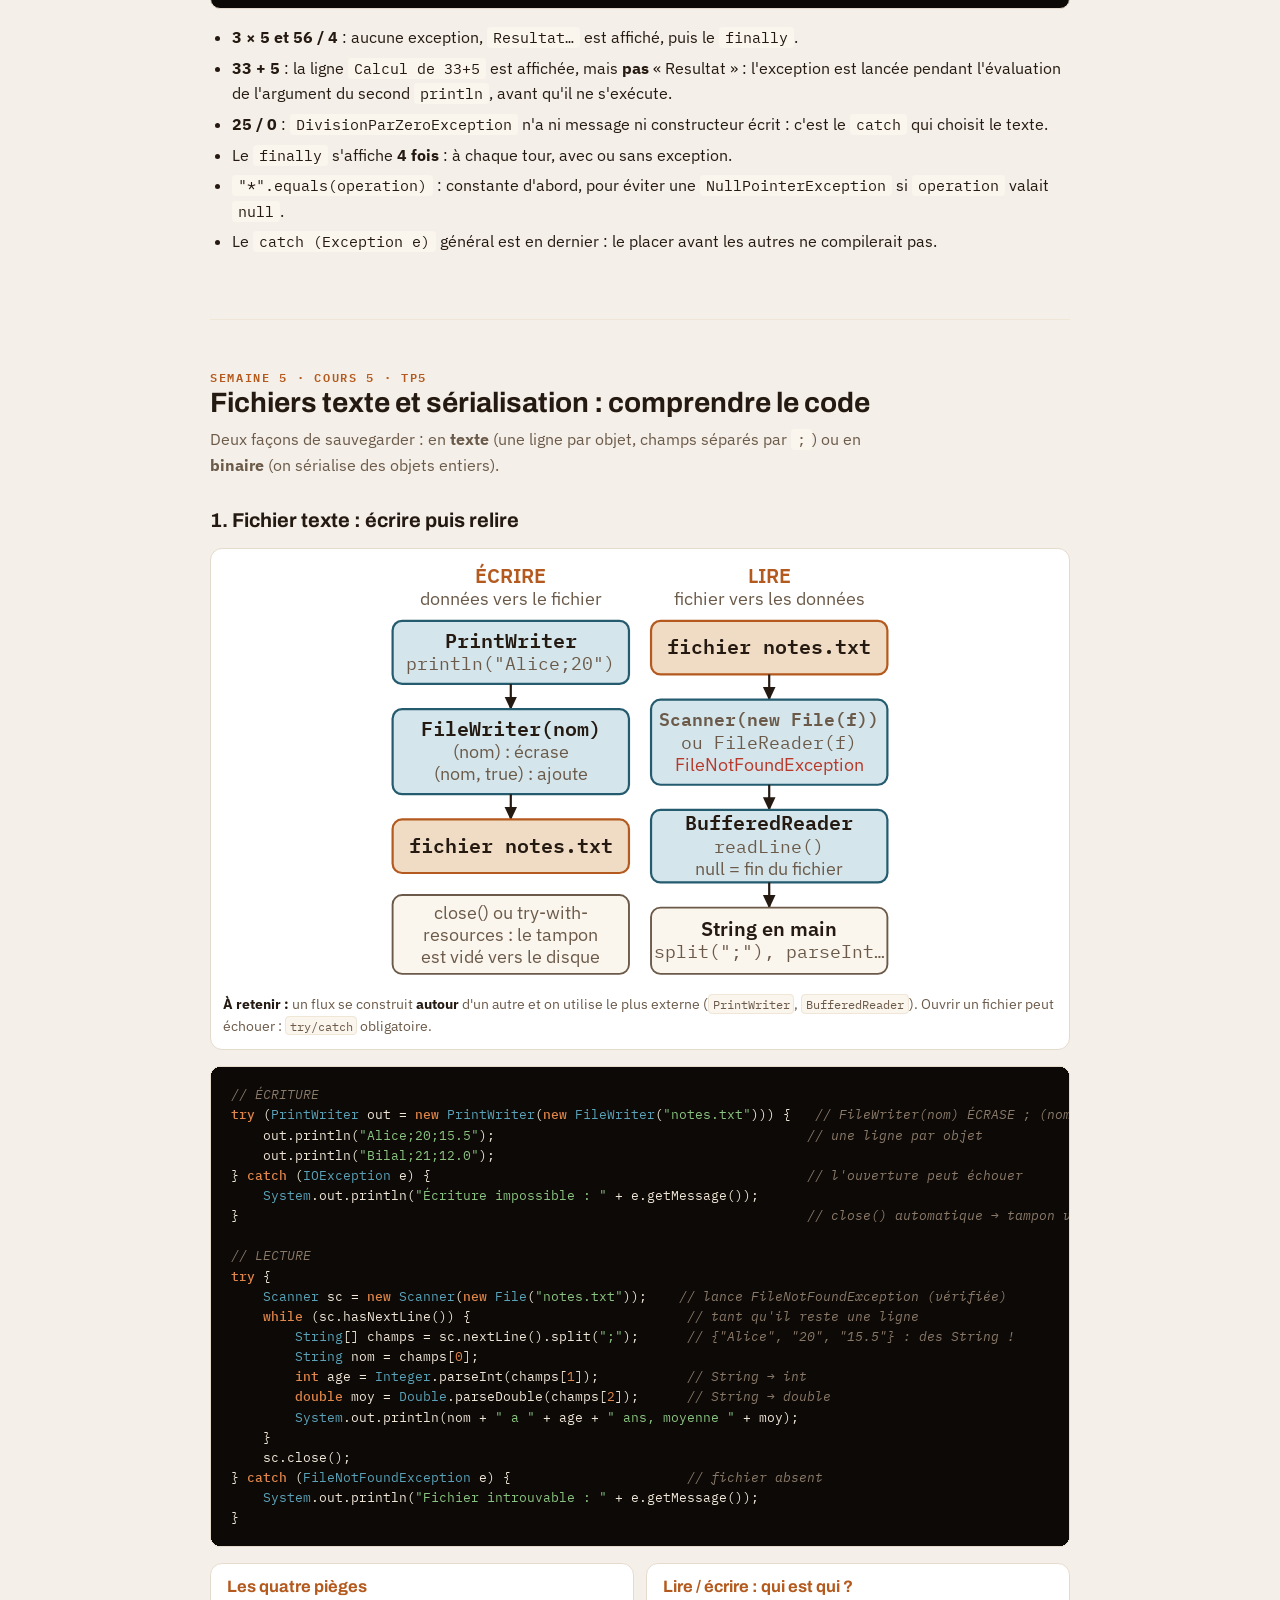
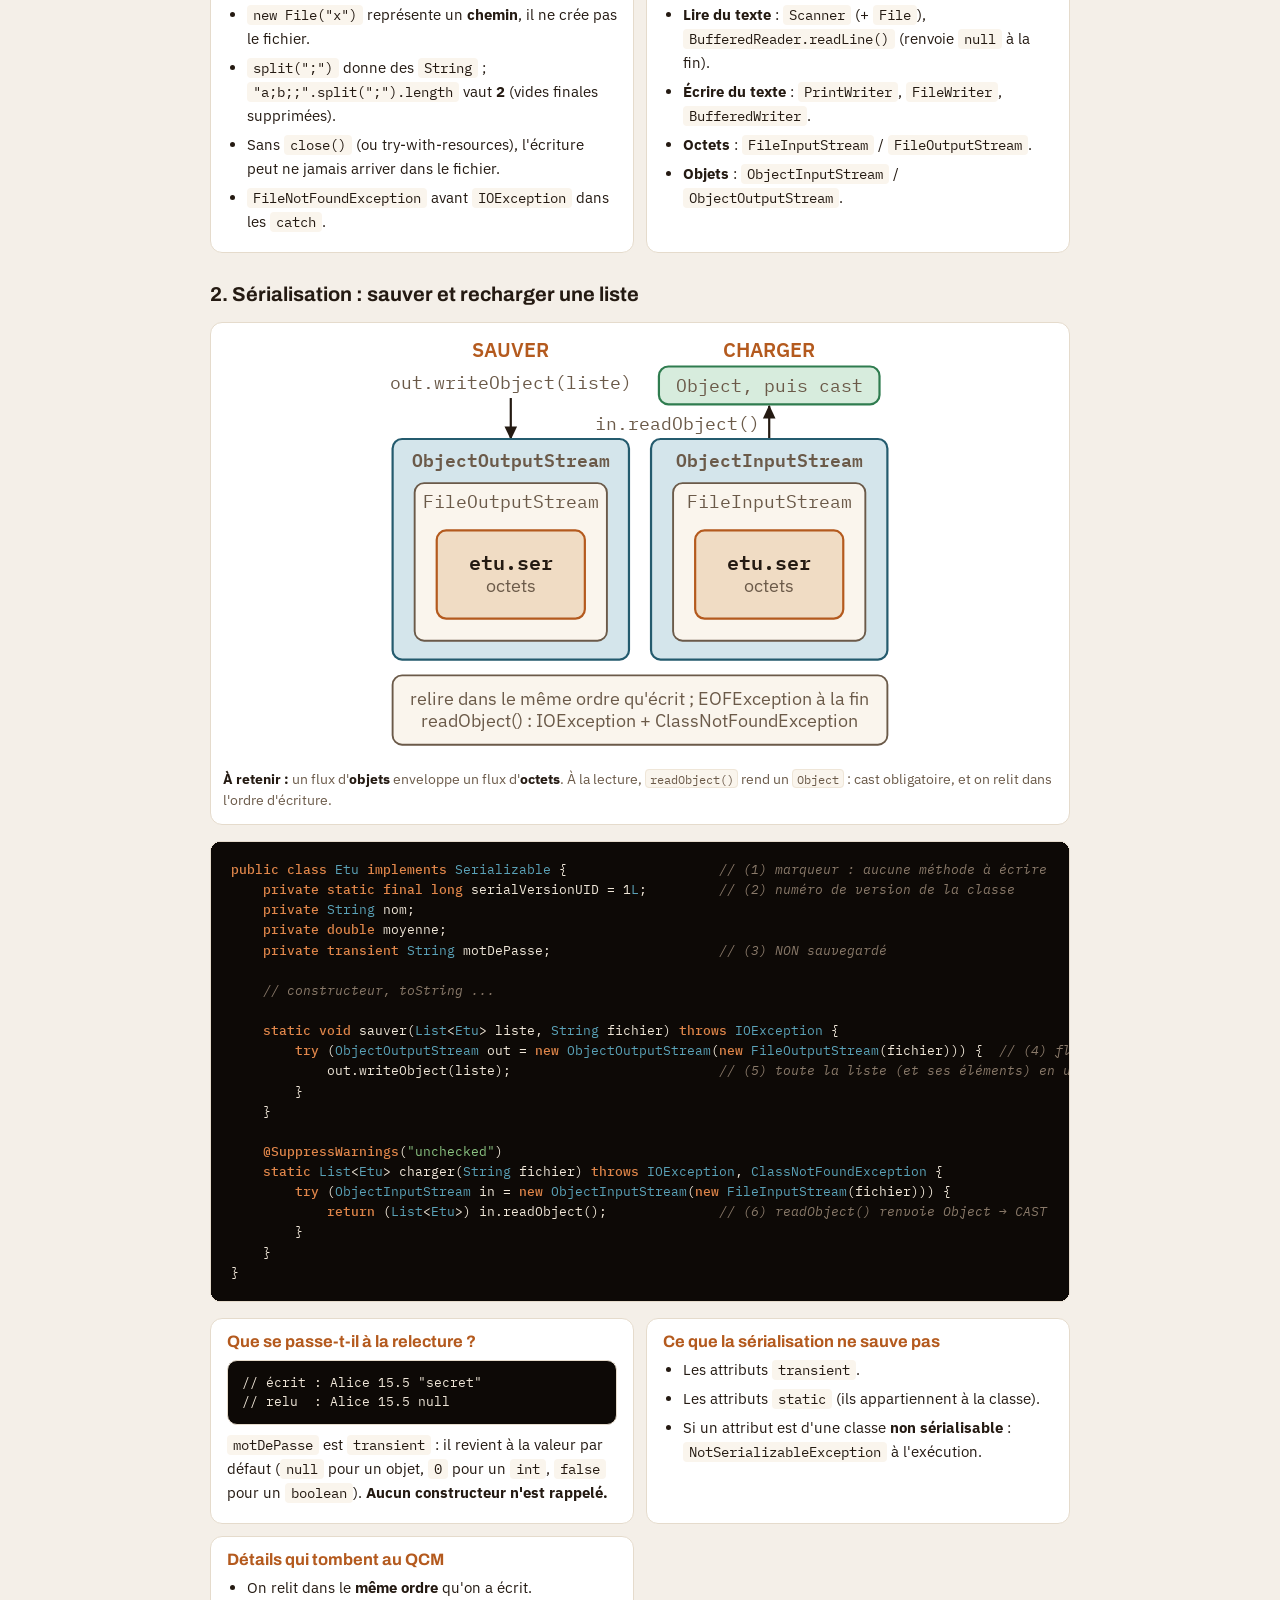
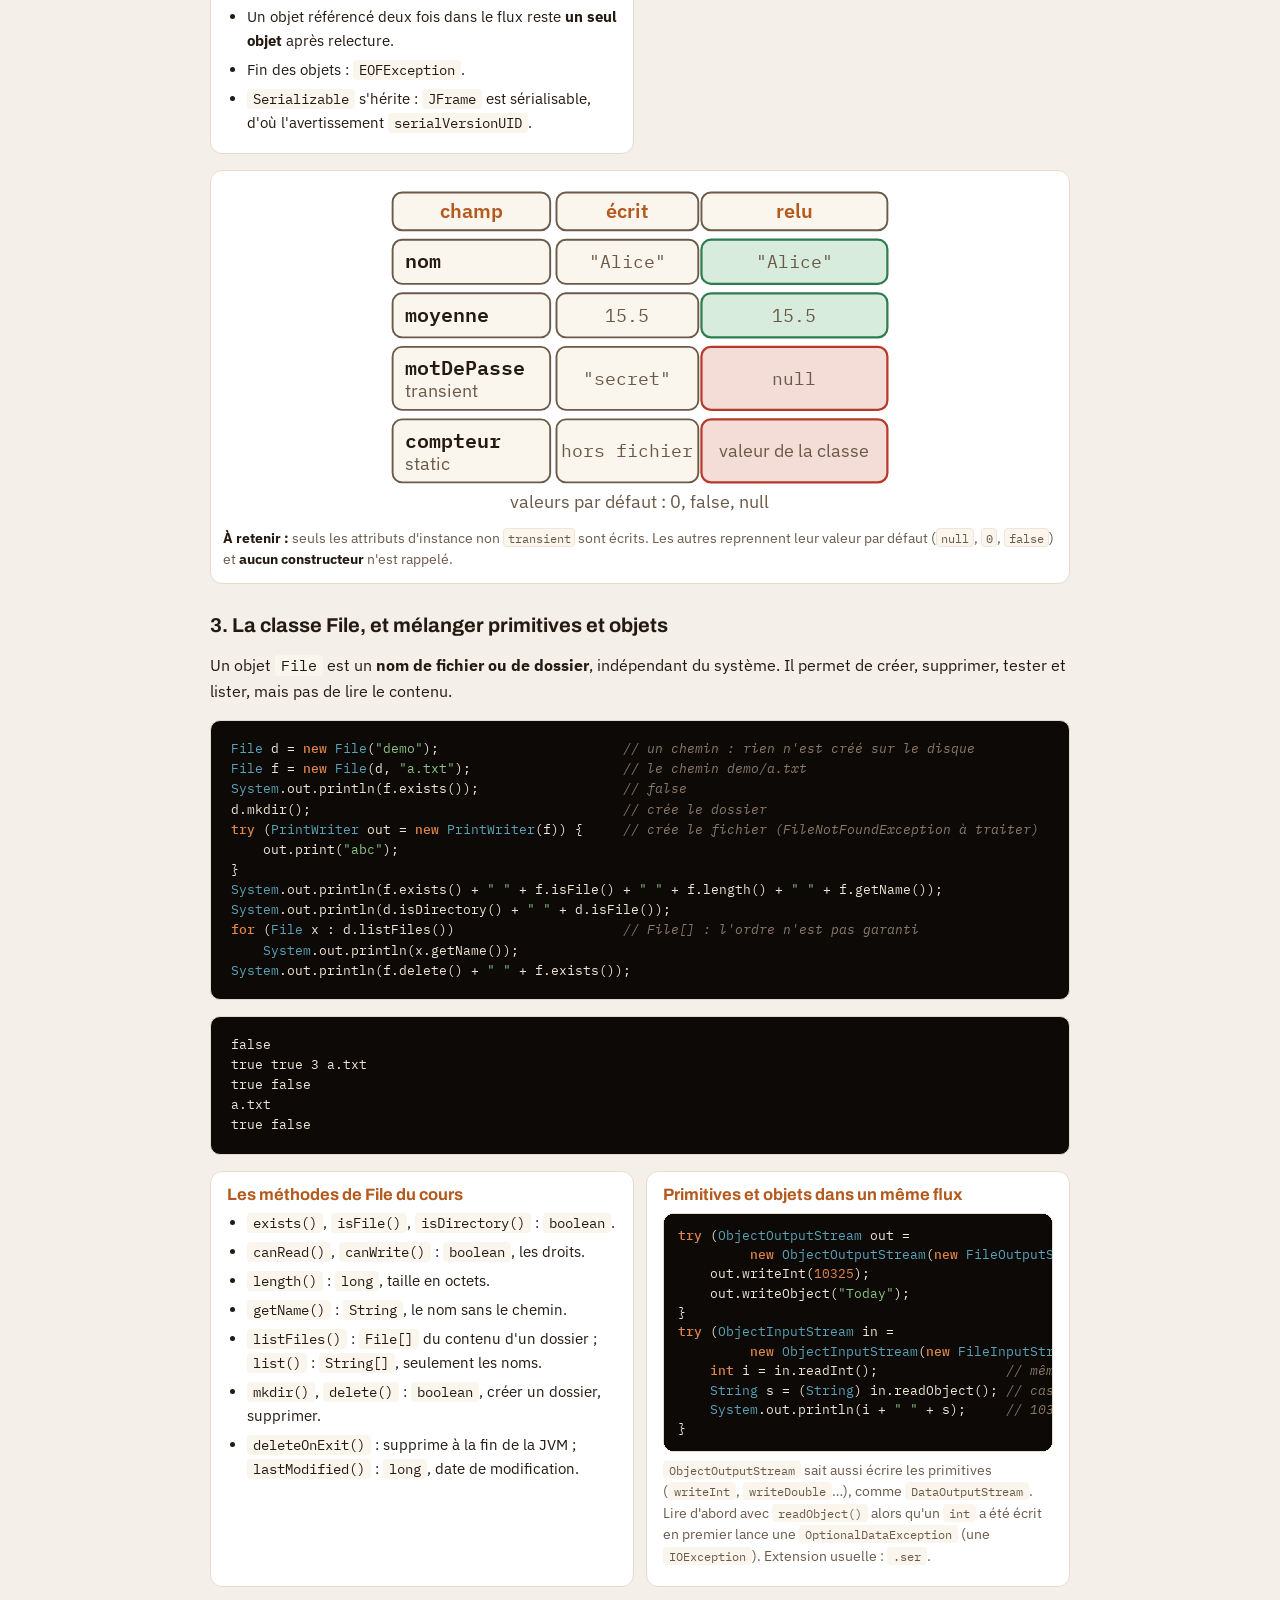
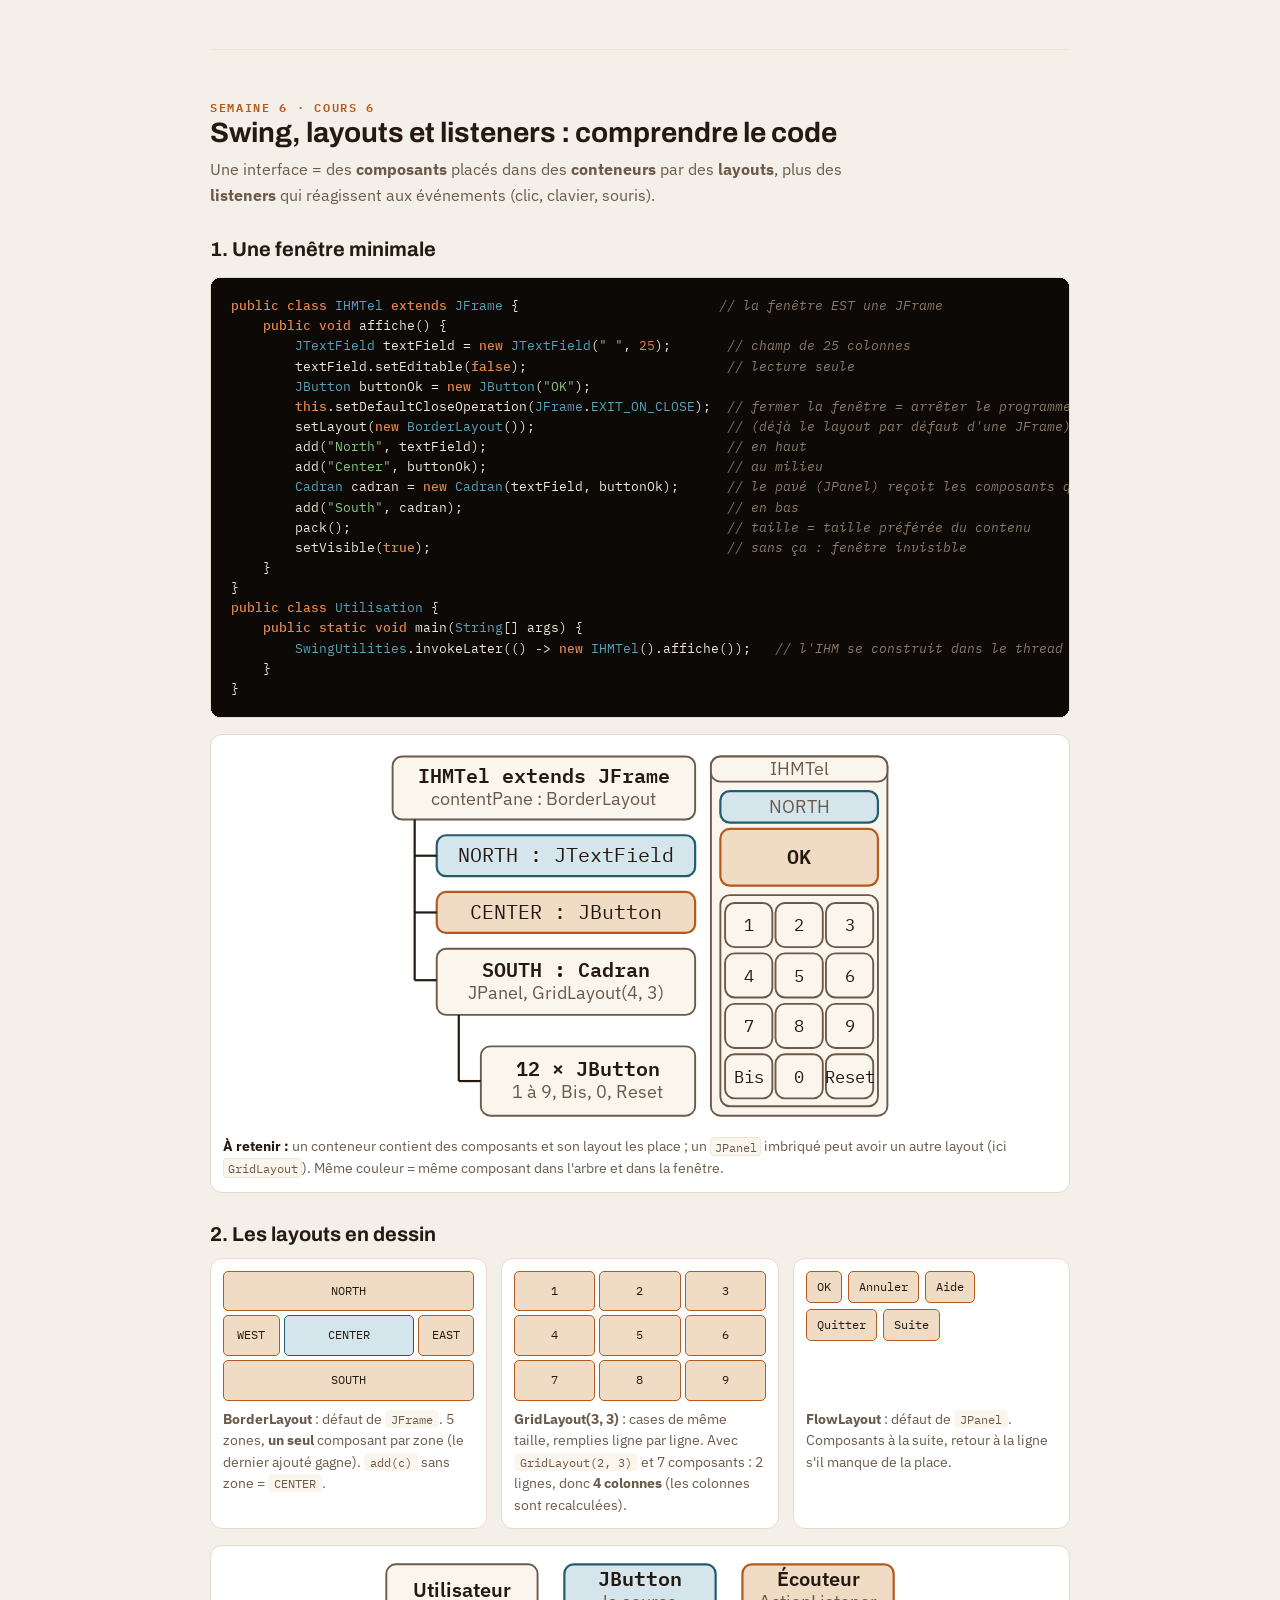
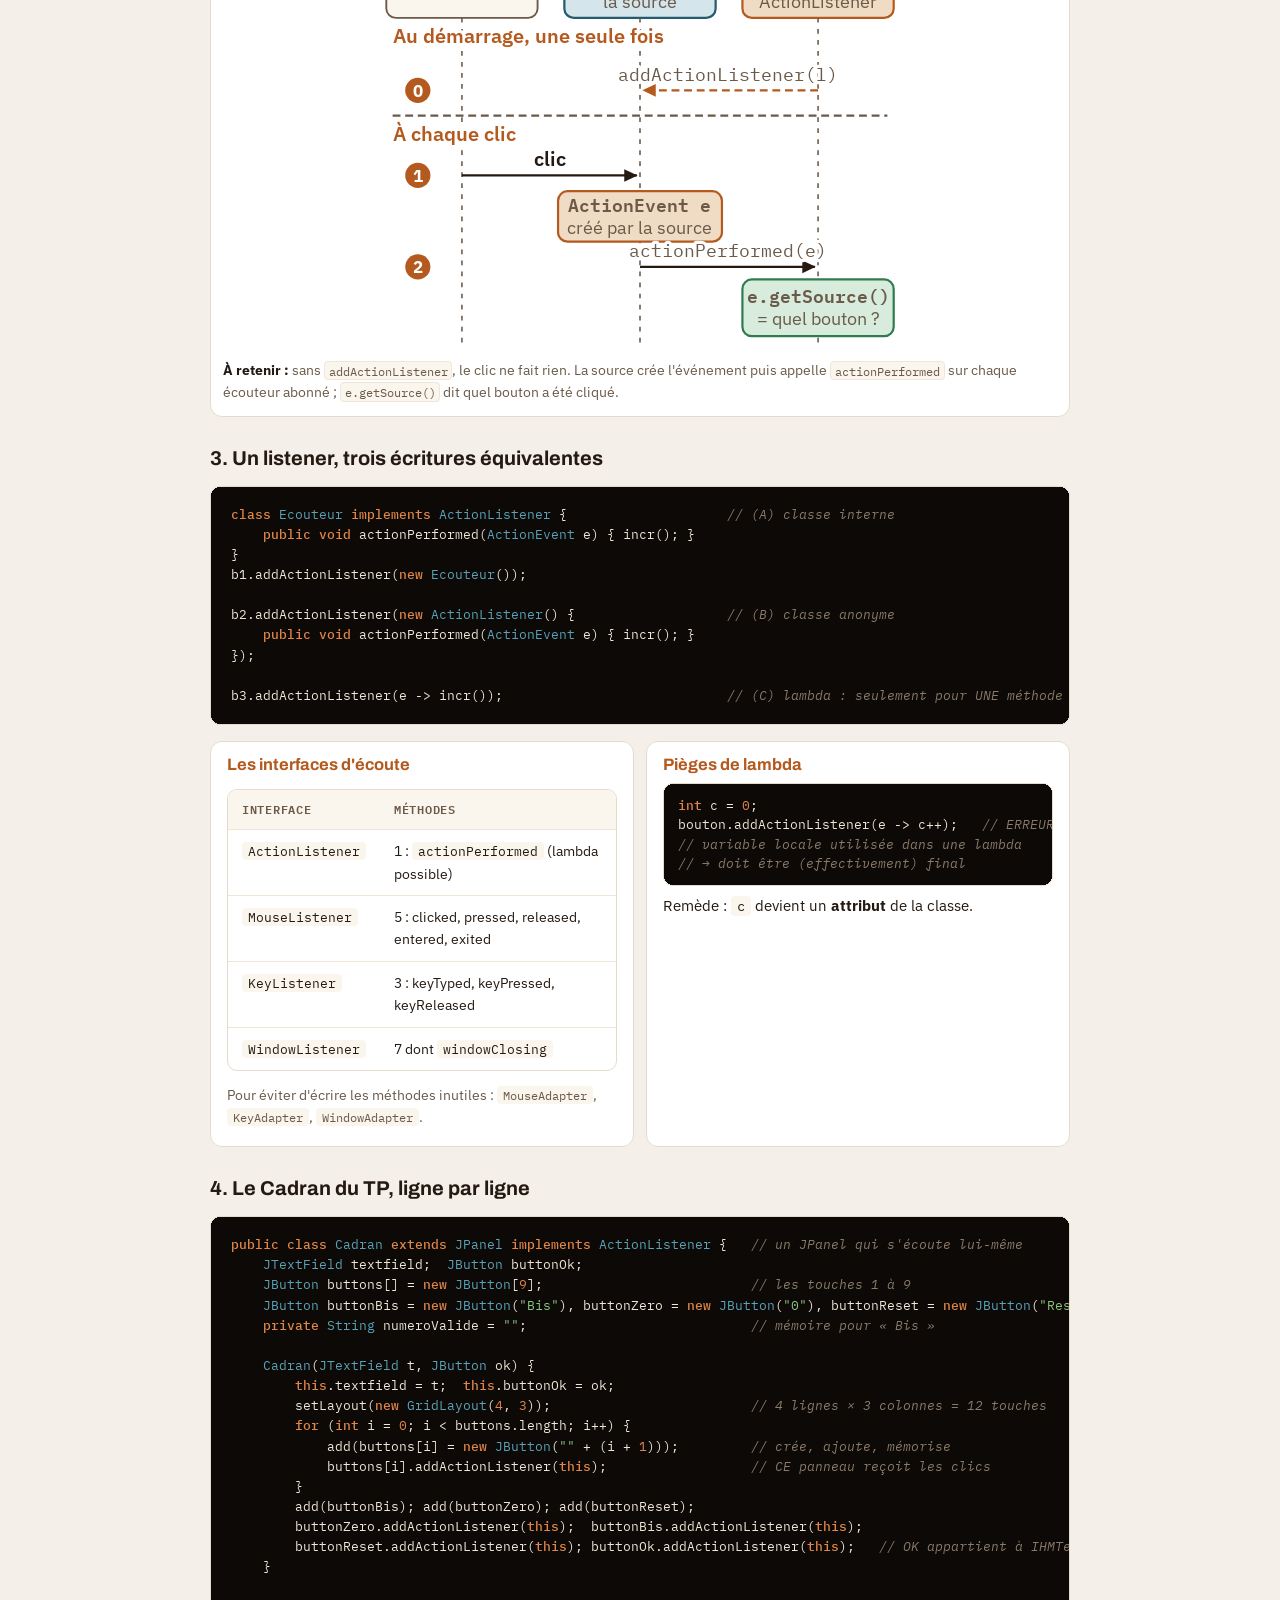
<file: test5.html>
<!DOCTYPE html>
<html lang="fr">
<head>
<meta charset="UTF-8">
<meta name="viewport" content="width=device-width,initial-scale=1">
<title>Test 5 : exceptions, Swing, MVC — POO Java Ing2</title>
<link rel="preconnect" href="https://fonts.googleapis.com">
<link rel="preconnect" href="https://fonts.gstatic.com" crossorigin>
<link rel="stylesheet" href="https://fonts.googleapis.com/css2?family=Archivo:wght@500;600;700;800&family=IBM+Plex+Sans:ital,wght@0,400;0,500;0,600;1,400&family=IBM+Plex+Mono:wght@400;500;600;700&display=swap">
<meta name="description" content="Préparation au Test 5 de POO Java (QCM Safe Exam Browser, 50 questions en 30 min) : exceptions, fichiers et sérialisation, Swing et listeners, MVC. Le code expliqué ligne par ligne et un QCM mélangé.">
<meta name="theme-color" content="#b45a1e">

<meta name="color-scheme" content="light">
<link rel="icon" href="assets/favicon.svg" type="image/svg+xml">
<link rel="apple-touch-icon" href="assets/icon-192.png">
<link rel="manifest" href="manifest.webmanifest">
<meta property="og:title" content="POO Java — Test 5 (exceptions, Swing, MVC)">
<meta property="og:description" content="Le code des semaines 5 à 7 expliqué pas à pas, et un QCM de plus de 120 questions mélangées avec simulation 50 questions / 30 minutes.">
<meta property="og:type" content="website">
<link rel="stylesheet" href="css/style.css">
<script>try{var t=localStorage.getItem("theme");if(t)document.documentElement.setAttribute("data-theme",t)}catch(e){}</script>
</head>
<body class="ev-page t5-page">
<a class="skip" href="#contenu">Aller au contenu</a>
<div class="topbar">
  <div class="topbar-in">
    <a class="brand" href="index.html" aria-label="Accueil" style="text-decoration:none">
      <span class="mug">☕</span>
      <span>POO Java · Ing2</span>
    </a>
    <nav class="nav" id="nav">
      <a href="index.html#accueil">Accueil</a>
      <a class="nav-ev" href="final.html">🏁 QCM final</a>
      <a class="nav-ev active" href="test5.html" aria-current="page">🎯 Test 5</a>
      <a href="eval-s40.html">📝 Éval S40</a>
      <a href="index.html#s5" title="Semaine 5 — exceptions, fichiers, sérialisation">S5</a>
      <a href="index.html#s6" title="Semaine 6 — Swing, layouts, listeners">S6</a>
      <a href="index.html#s7" title="Semaine 7 — pattern MVC">S7</a>
      <a href="index.html#methodes">Méthodes</a>
      <a class="nav-cx" href="corriges.html">✅ Corrigés</a>
      <a href="index.html#qcm">QCM</a>
    </nav>
    <button class="burger" id="burger" aria-label="Menu" aria-expanded="false" aria-controls="nav"><svg viewBox="0 0 24 24" fill="none" stroke="currentColor" stroke-width="2"><path d="M4 6h16M4 12h16M4 18h16"/></svg></button>
    <button class="theme-btn" onclick="toggleTheme()" aria-label="Changer de thème">
      <svg viewBox="0 0 24 24" fill="none" stroke="currentColor" stroke-width="2"><path d="M21 12.79A9 9 0 1 1 11.21 3 7 7 0 0 0 21 12.79z"/></svg>
    </button>
  </div>
</div>

<main id="contenu">
  <div class="hero ev-hero">
    <div class="hero-grid"></div>
    <div class="hero-in">
      <div>
        <div class="eyebrow">🎯 Test 5 · QCM sous Safe Exam Browser · 2<sup>e</sup> séance de 2 h</div>
        <h1>Test 5 : <em>comprendre le code</em> des semaines 5, 6 et 7.</h1>
        <p class="lead"><b>50 questions</b> à réponse unique, <b>30 minutes</b> (environ 35 s par question), une seule tentative, pas de retour en arrière. Tout vient d'une banque tirée au hasard : cours 5 (exceptions, sérialisation), cours 6 (Swing, AWT, listeners) et cours 7 (MVC, avec le TP7).</p>
        <div class="ev-prog"><span>S5 Exceptions</span><span>S5 Fichiers et sérialisation</span><span>S6 Swing et listeners</span><span>S7 MVC</span></div>
        <p style="margin-top:18px"><a class="btn btn-primary" href="#qcm5" onclick="t5Aller&&setTimeout(t5Aller,50)"><span>🧠 Aller au QCM (<span class="t5-count">120</span> questions)</span></a></p>
      </div>
    </div>
  </div>
  <div class="wrap ev-wrap">
<nav class="ev-toc" aria-label="Sections de la fiche">
  <a href="#essentiel">Plan</a>
  <a href="#exc">Exceptions</a>
  <a href="#fic">Fichiers et sérialisation</a>
  <a href="#swing">Swing</a>
  <a href="#mvc">MVC</a>
  <a href="#pieges">Pièges</a>
  <a href="#qcm5">QCM</a>
</nav>

<!-- ================= PLAN ================= -->
<section id="essentiel">
  <div class="section-head">
    <div class="eyebrow">À lire en premier</div>
    <h2>Comment utiliser cette page</h2>
    <p>Le test est un QCM, mais beaucoup de questions donnent un <b>extrait de code</b> : « que s'affiche-t-il ? », « ça compile ? », « quelle classe fait quoi ? ». Pour les réussir il ne faut pas apprendre par cœur : il faut savoir <b>dérouler le code dans sa tête</b>. Chaque partie ci-dessous montre donc du vrai code, commenté, avec son déroulé.</p>
  </div>
  <div class="ev-plan">
    <div><b>1 · Lis (≈ 40 min)</b><ul><li>Les 4 parties de code expliqué, dans l'ordre.</li><li>À chaque extrait : cache la réponse, prédis la sortie, puis vérifie.</li><li>Recopie une fois à la main l'exception perso et le MVC du compteur.</li></ul></div>
    <div><b>2 · Entraîne-toi (≈ 40 min)</b><ul><li>QCM en mode <b>entraînement</b>, filtre « Lecture de code » d'abord.</li><li>Lis chaque explication, même quand tu as juste.</li><li>Refais « Mes erreurs » jusqu'à zéro.</li></ul></div>
    <div><b>3 · Simule (30 min)</b><ul><li>Une <b>simulation</b> complète : 50 questions, 30 minutes, sans pause.</li><li>Vise au moins 40/50.</li><li>Relis le détail des erreurs.</li></ul></div>
  </div>
  <h3 class="ev-h3">Stratégie pendant le test</h3>
  <ol class="ev-must">
    <li><b>35 secondes par question.</b> Si tu hésites, élimine d'abord les réponses fausses, choisis la plus probable et avance : on ne peut pas revenir.</li>
    <li><b>Code : cherche d'abord l'erreur de compilation</b> (ordre des <code>catch</code>, exception vérifiée non traitée, variable non finale dans une lambda, interface non implémentée). Ensuite seulement, déroule l'exécution.</li>
    <li><b>Mots-pièges :</b> « toujours », « jamais », « seulement ». Un cours Java a rarement des « toujours » (sauf <code>finally</code>… et encore, hors <code>System.exit</code>).</li>
    <li><b>Les réponses sont mélangées</b> : ne retiens pas la position, retiens la raison.</li>
  </ol>
</section>

<!-- ================= EXCEPTIONS ================= -->
<section id="exc">
  <div class="section-head">
    <div class="eyebrow">Semaine 5 · cours 5</div>
    <h2>Exceptions : comprendre le déroulé</h2>
    <p>Une exception est un <b>objet</b> qui interrompt l'exécution normale. Il « remonte » la pile d'appels jusqu'au premier <code>catch</code> compatible. S'il n'y en a pas, le programme s'arrête avec la trace.</p>
  </div>

  <h3 class="ev-h3">1. La hiérarchie à connaître</h3>
<pre class="code hl">Throwable
├── Error                         // erreurs graves de la JVM : on ne les traite pas (StackOverflowError, OutOfMemoryError)
└── Exception                     // à traiter
    ├── RuntimeException          // NON vérifiées : erreurs de programmation, aucune obligation
    │     NullPointerException, ArithmeticException, ArrayIndexOutOfBoundsException,
    │     ClassCastException, NumberFormatException (⊂ IllegalArgumentException), IllegalStateException
    └── toutes les autres         // VÉRIFIÉES : try/catch ou throws OBLIGATOIRE
          IOException ⊃ FileNotFoundException, ClassNotFoundException, tes propres « extends Exception »</pre>
  <p class="ev-small">Question type : « laquelle est non vérifiée ? » → celle qui passe par <code>RuntimeException</code>.</p>
<!-- tfig:exc-hierarchie -->
<figure class="ev-fig tfig">
<svg viewBox="0 0 330 314" role="img" aria-label="Hiérarchie des exceptions : Throwable se divise en Error et Exception ; RuntimeException n'est pas vérifiée, les autres sous-classes d'Exception le sont">
<rect class="bx p" x="8" y="6" width="112" height="26" rx="6"/>
<text x="64" y="23" class="m k" text-anchor="middle">Throwable</text>
<path class="ln" d="M22 32 L22 115"/>
<rect class="bx p" x="36" y="42" width="286" height="52" rx="6"/>
<text x="179" y="58" class="m k" text-anchor="middle">Error</text>
<text x="179" y="72" class="s" text-anchor="middle">StackOverflowError, OutOfMemoryError</text>
<text x="179" y="86" class="s" text-anchor="middle">erreurs graves de la JVM : on ne les traite pas</text>
<path class="ln" d="M22 67 L36 67"/>
<rect class="bx p" x="36" y="102" width="286" height="26" rx="6"/>
<text x="179" y="119" class="m k" text-anchor="middle">Exception : à traiter</text>
<path class="ln" d="M22 115 L36 115"/>
<path class="ln" d="M50 128 L50 266"/>
<rect class="bx g" x="64" y="138" width="258" height="80" rx="6"/>
<text x="193" y="154" class="m k" text-anchor="middle">RuntimeException : non vérifiée</text>
<text x="193" y="168" class="s" text-anchor="middle">NullPointerException, ArithmeticException,</text>
<text x="193" y="182" class="s" text-anchor="middle">ArrayIndexOutOfBoundsException,</text>
<text x="193" y="196" class="s" text-anchor="middle">ClassCastException, NumberFormatException</text>
<text x="193" y="210" class="s g k" text-anchor="middle">aucune obligation : ni try ni throws</text>
<path class="ln" d="M50 178 L64 178"/>
<rect class="bx r" x="64" y="226" width="258" height="80" rx="6"/>
<text x="193" y="242" class="m k" text-anchor="middle">Toutes les autres : vérifiées</text>
<text x="193" y="256" class="s" text-anchor="middle">IOException ⊃ FileNotFoundException,</text>
<text x="193" y="270" class="s" text-anchor="middle">ClassNotFoundException,</text>
<text x="193" y="284" class="s" text-anchor="middle">tes classes « extends Exception »</text>
<text x="193" y="298" class="s r k" text-anchor="middle">try/catch ou throws OBLIGATOIRE</text>
<path class="ln" d="M50 266 L64 266"/>
</svg>
<figcaption><b>À retenir :</b> seules les <code>RuntimeException</code> (et les <code>Error</code>) échappent à l'obligation de <code>try/catch</code> ou <code>throws</code>. Tout autre descendant de <code>Exception</code>, y compris les tiennes, est vérifié.</figcaption>
</figure>
<!-- /tfig:exc-hierarchie -->

  <h3 class="ev-h3">2. Une exception personnalisée, ligne par ligne</h3>
<pre class="code hl">class SoldeInsuffisantException extends Exception {        // (1) extends Exception → VÉRIFIÉE
    public SoldeInsuffisantException(double manque) {
        super("Il manque " + manque + " EUR");              // (2) le message va au parent → getMessage() le renverra
    }
}

class Compte {
    private double solde;
    public void retirer(double m) throws SoldeInsuffisantException {   // (3) on DÉCLARE ce qui peut sortir
        if (m > solde)
            throw new SoldeInsuffisantException(m - solde);            // (4) on LANCE : la méthode s'arrête ici
        solde -= m;                                                    // (5) jamais atteint si on a lancé
    }
}

public class Main {
    public static void main(String[] args) {
        Compte c = new Compte();
        try {                                                // (6) zone surveillée
            c.retirer(50);
            System.out.println("Retrait OK");                // sauté si l'exception est lancée
        } catch (SoldeInsuffisantException e) {              // (7) traitement
            System.out.println(e.getMessage());              // → Il manque 50.0 EUR
        } finally {                                          // (8) toujours exécuté
            System.out.println("Fin de l'opération");
        }
    }
}</pre>
  <div class="ev-grid">
    <div class="ev-card"><h4>À retenir</h4><ul>
      <li><b>(1)</b> vérifiée ⇒ <b>(3)</b> <code>throws</code> obligatoire dans la méthode qui lance.</li>
      <li><b>(2)</b> sans <code>super(message)</code>, <code>getMessage()</code> renvoie <code>null</code>.</li>
      <li><b>(4)</b> <code>throw</code> = instruction qui lance un <b>objet</b>.</li>
      <li><b>(7)</b> sans le <code>try/catch</code> (ou un <code>throws</code> sur <code>main</code>), l'appel <code>c.retirer(50)</code> ne compile pas.</li>
    </ul></div>
    <div class="ev-card"><h4>Sortie ici</h4><p>Le solde vaut 0, on retire 50 : <code>m &gt; solde</code>, on lance. Rien n'affiche « Retrait OK ».</p>
<pre class="code">Il manque 50.0 EUR
Fin de l'opération</pre></div>
  </div>

  <!-- tfig:exc-flux -->
<figure class="ev-fig tfig">
<svg viewBox="0 0 330 238" role="img" aria-label="Trois chemins d'exécution d'un try/catch/finally : sans exception, exception attrapée, exception non attrapée"><defs><marker id="tm-exc-flux-k" markerWidth="9" markerHeight="9" refX="8" refY="4.5" orient="auto" markerUnits="userSpaceOnUse"><path class="mk " d="M0 0.5 L8.5 4.5 L0 8.5 z"/></marker></defs>
<text x="98" y="16" class="k" text-anchor="middle">1 · Aucune</text>
<text x="98" y="30" class="k" text-anchor="middle">exception</text>
<text x="188" y="16" class="k" text-anchor="middle">2 · Exception</text>
<text x="188" y="30" class="k" text-anchor="middle">attrapée</text>
<text x="278" y="16" class="k" text-anchor="middle">3 · Exception</text>
<text x="278" y="30" class="k" text-anchor="middle">non attrapée</text>
<text x="48" y="63" class="m k" text-anchor="end">try</text>
<rect class="bx g" x="54" y="40" width="88" height="38" rx="6"/>
<text x="98" y="63" text-anchor="middle">bloc entier</text>
<rect class="bx a" x="144" y="40" width="88" height="38" rx="6"/>
<text x="188" y="56.5" text-anchor="middle">arrêt à la ligne</text>
<text x="188" y="69.5" text-anchor="middle">qui lance</text>
<rect class="bx a" x="234" y="40" width="88" height="38" rx="6"/>
<text x="278" y="56.5" text-anchor="middle">arrêt à la ligne</text>
<text x="278" y="69.5" text-anchor="middle">qui lance</text>
<text x="48" y="111" class="m k" text-anchor="end">catch</text>
<rect class="bx s" x="54" y="88" width="88" height="38" rx="6"/>
<text x="98" y="111" class="s" text-anchor="middle">sauté</text>
<rect class="bx g" x="144" y="88" width="88" height="38" rx="6"/>
<text x="188" y="104.5" text-anchor="middle">un seul</text>
<text x="188" y="117.5" text-anchor="middle">exécuté</text>
<rect class="bx r" x="234" y="88" width="88" height="38" rx="6"/>
<text x="278" y="104.5" text-anchor="middle">aucun ne</text>
<text x="278" y="117.5" text-anchor="middle">convient</text>
<text x="48" y="155" class="m k" text-anchor="end">finally</text>
<rect class="bx g" x="54" y="136" width="88" height="30" rx="6"/>
<text x="98" y="155" text-anchor="middle">exécuté</text>
<rect class="bx g" x="144" y="136" width="88" height="30" rx="6"/>
<text x="188" y="155" text-anchor="middle">exécuté</text>
<rect class="bx g" x="234" y="136" width="88" height="30" rx="6"/>
<text x="278" y="155" text-anchor="middle">exécuté</text>
<text x="48" y="206" class="m k" text-anchor="end">suite</text>
<rect class="bx g" x="54" y="176" width="88" height="52" rx="6"/>
<text x="98" y="206" text-anchor="middle">exécutée</text>
<rect class="bx g" x="144" y="176" width="88" height="52" rx="6"/>
<text x="188" y="206" text-anchor="middle">exécutée</text>
<rect class="bx r" x="234" y="176" width="88" height="52" rx="6"/>
<text x="278" y="193" text-anchor="middle">NON exécutée</text>
<text x="278" y="206" text-anchor="middle">l'exception</text>
<text x="278" y="219" text-anchor="middle">remonte</text>
<path class="ln m" d="M98 78 L98 87" marker-end="url(#tm-exc-flux-k)"/>
<path class="ln m" d="M98 126 L98 135" marker-end="url(#tm-exc-flux-k)"/>
<path class="ln m" d="M98 166 L98 175" marker-end="url(#tm-exc-flux-k)"/>
<path class="ln m" d="M188 78 L188 87" marker-end="url(#tm-exc-flux-k)"/>
<path class="ln m" d="M188 126 L188 135" marker-end="url(#tm-exc-flux-k)"/>
<path class="ln m" d="M188 166 L188 175" marker-end="url(#tm-exc-flux-k)"/>
<path class="ln m" d="M278 78 L278 87" marker-end="url(#tm-exc-flux-k)"/>
<path class="ln m" d="M278 126 L278 135" marker-end="url(#tm-exc-flux-k)"/>
<path class="ln m" d="M278 166 L278 175" marker-end="url(#tm-exc-flux-k)"/>
</svg>
<figcaption><b>À retenir :</b> le <code>finally</code> s'exécute dans les trois cas (sauf <code>System.exit</code>). Un seul <code>catch</code> s'exécute, le premier compatible. Si aucun ne convient, la suite de la méthode est sautée : l'exception remonte à l'appelant.</figcaption>
</figure>
<!-- /tfig:exc-flux -->

  <h3 class="ev-h3">3. Suivre l'exécution : la pile d'appels</h3>
<pre class="code hl">static void a() { System.out.println("a1"); b(); System.out.println("a2"); }
static void b() { System.out.println("b1"); throw new IllegalStateException("boum"); }
public static void main(String[] args) {
    try { a(); }
    catch (RuntimeException e) { System.out.println("main:" + e.getMessage()); }
}</pre>
  <div class="tbl-wrap ev-stack"><table class="tbl">
    <thead><tr><th>Étape</th><th>Pile d'appels</th><th>Affichage</th></tr></thead>
    <tbody>
      <tr><td data-l="Étape">main entre dans le <code>try</code>, appelle <code>a()</code></td><td data-l="Pile">main → a</td><td data-l="Affichage"></td></tr>
      <tr><td data-l="Étape"><code>a</code> affiche, appelle <code>b()</code></td><td data-l="Pile">main → a → b</td><td data-l="Affichage"><code>a1</code></td></tr>
      <tr><td data-l="Étape"><code>b</code> affiche puis lance l'exception</td><td data-l="Pile">main → a → b</td><td data-l="Affichage"><code>b1</code></td></tr>
      <tr><td data-l="Étape"><code>b</code> n'a pas de <code>catch</code> : on dépile, <code>a</code> non plus (<code>a2</code> est sauté)</td><td data-l="Pile">main</td><td data-l="Affichage"></td></tr>
      <tr><td data-l="Étape"><code>main</code> a un <code>catch</code> compatible (<code>IllegalStateException ⊂ RuntimeException</code>)</td><td data-l="Pile">main</td><td data-l="Affichage"><code>main:boum</code></td></tr>
    </tbody></table></div>
  <p class="ev-small">Une <b>non vérifiée</b> (<code>RuntimeException</code>) n'a pas besoin de <code>throws</code> : c'est pour cela que <code>b</code> et <code>a</code> compilent sans rien déclarer.</p>

  <h3 class="ev-h3">4. finally : les cas qui piègent</h3>
  <div class="ev-grid">
    <div class="ev-card"><h4>return dans le try</h4>
<pre class="code hl">static int f() {
    try { return 1; }
    finally { System.out.println("F"); }
}
// println(f()) → F puis 1</pre>
    <p>La valeur est préparée, le <code>finally</code> s'exécute, puis la méthode se termine.</p></div>
    <div class="ev-card"><h4>return dans le finally</h4>
<pre class="code hl">static int g() {
    try { return 1; }
    finally { return 2; }
}
// g() → 2</pre>
    <p>Le <code>return</code> du <code>finally</code> écrase celui du <code>try</code>.</p></div>
    <div class="ev-card"><h4>variable modifiée dans finally</h4>
<pre class="code hl">static int h() {
    int x = 1;
    try { return x; }
    finally { x = 99; }
}
// h() → 1</pre>
    <p>La valeur renvoyée est <b>copiée</b> avant le <code>finally</code>.</p></div>
    <div class="ev-card"><h4>continue dans une boucle</h4>
<pre class="code hl">for (int i = 0; i &lt; 3; i++) {
    try {
        if (i == 1) continue;
        System.out.println("i=" + i);
    } finally { System.out.println("f" + i); }
}
// i=0 f0 f1 i=2 f2</pre>
    <p><code>finally</code> s'exécute à chaque tour, même quand on saute avec <code>continue</code>.</p></div>
  </div>

  <!-- tfig:exc-catch-ordre -->
<figure class="ev-fig tfig">
<svg viewBox="0 0 330 280" role="img" aria-label="Ordre des blocs catch : du plus précis au plus général ; mère avant fille ne compile pas"><defs><marker id="tm-exc-catch-ordre-k" markerWidth="9" markerHeight="9" refX="8" refY="4.5" orient="auto" markerUnits="userSpaceOnUse"><path class="mk " d="M0 0.5 L8.5 4.5 L0 8.5 z"/></marker></defs>
<text x="8" y="14" class="h" text-anchor="start">Bon ordre : fille avant mère</text>
<circle class="nb" cx="20" cy="37" r="8"/>
<text class="nt" x="20" y="41" text-anchor="middle">1</text>
<rect class="bx g" x="36" y="24" width="286" height="26" rx="6"/>
<text x="179" y="41" class="m" text-anchor="middle">catch (FileNotFoundException e)</text>
<path class="ln m" d="M179 50 L179 63" marker-end="url(#tm-exc-catch-ordre-k)"/>
<text x="186" y="60" class="s" text-anchor="start">sinon, on essaie le suivant</text>
<circle class="nb" cx="20" cy="77" r="8"/>
<text class="nt" x="20" y="81" text-anchor="middle">2</text>
<rect class="bx g" x="36" y="64" width="286" height="26" rx="6"/>
<text x="179" y="81" class="m" text-anchor="middle">catch (IOException e)</text>
<path class="ln m" d="M179 90 L179 103" marker-end="url(#tm-exc-catch-ordre-k)"/>
<text x="186" y="100" class="s" text-anchor="start">sinon, on essaie le suivant</text>
<circle class="nb" cx="20" cy="117" r="8"/>
<text class="nt" x="20" y="121" text-anchor="middle">3</text>
<rect class="bx g" x="36" y="104" width="286" height="26" rx="6"/>
<text x="179" y="121" class="m" text-anchor="middle">catch (Exception e)</text>
<text x="8" y="156" class="h r" text-anchor="start">Mère avant fille : ne compile pas</text>
<rect class="bx p" x="36" y="164" width="286" height="26" rx="6"/>
<text x="179" y="181" class="m" text-anchor="middle">catch (Exception e)</text>
<rect class="bx r" x="36" y="198" width="286" height="26" rx="6"/>
<text x="179" y="215" class="m" text-anchor="middle">catch (IOException e)</text>
<path class="ln r" d="M14 205 L26 217 M14 217 L26 205"/>
<text x="179" y="242" class="s r" text-anchor="middle">« exception IOException has already been caught »</text>
<text x="179" y="262" class="s" text-anchor="middle">multi-catch : catch (A | B e) avec A et B sans lien de parenté</text>
</svg>
<figcaption><b>À retenir :</b> les <code>catch</code> sont essayés de haut en bas, le premier compatible gagne. Du plus précis au plus général : mettre la mère avant sa fille est une erreur de <b>compilation</b>, pas d'exécution.</figcaption>
</figure>
<!-- /tfig:exc-catch-ordre -->

  <h3 class="ev-h3">5. Quand le compilateur refuse</h3>
  <div class="tbl-wrap ev-stack"><table class="tbl">
    <thead><tr><th>Code</th><th>Problème</th><th>Message</th></tr></thead>
    <tbody>
      <tr><td data-l="Code"><code>catch (Exception e)</code> puis <code>catch (IOException e)</code></td><td data-l="Problème">Mère avant fille</td><td data-l="Message">exception IOException has already been caught</td></tr>
      <tr><td data-l="Code">appel de <code>new FileReader(f)</code> sans <code>try</code> ni <code>throws</code></td><td data-l="Problème">Exception vérifiée non traitée</td><td data-l="Message">unreported exception FileNotFoundException; must be caught or declared to be thrown</td></tr>
      <tr><td data-l="Code"><code>catch (IOException e)</code> alors que le <code>try</code> ne peut pas en lancer</td><td data-l="Problème">Catch inutile d'une vérifiée</td><td data-l="Message">exception IOException is never thrown in body of corresponding try statement</td></tr>
      <tr><td data-l="Code"><code>throw ...;</code> suivi d'une instruction dans le même bloc</td><td data-l="Problème">Code inatteignable</td><td data-l="Message">unreachable statement</td></tr>
      <tr><td data-l="Code"><code>catch (IOException | FileNotFoundException e)</code></td><td data-l="Problème">Types liés par héritage</td><td data-l="Message">Alternatives in a multi-catch statement cannot be related by subclassing</td></tr>
      <tr><td data-l="Code">redéfinir <code>void m()</code> par <code>void m() throws IOException</code></td><td data-l="Problème">Exception plus large que la mère</td><td data-l="Message">overridden method does not throw IOException</td></tr>
    </tbody></table></div>

  <h3 class="ev-h3">6. try-with-resources</h3>
<pre class="code hl">try (R a = new R("A"); R b = new R("B")) {     // ressources déclarées entre parenthèses
    System.out.println("body");
}                                               // fermeture automatique dans l'ordre INVERSE
// open A / open B / body / close B / close A</pre>
  <p class="ev-small">Condition : la classe implémente <code>AutoCloseable</code> (<code>FileReader</code>, <code>Scanner</code>, <code>PrintWriter</code>, <code>ObjectOutputStream</code> le font). On ne ferme plus à la main.</p>
<!-- tfig:txt-exc-throwable -->
<h3 class="ev-h3">7. Ce que sait faire toute exception, et la syntaxe de throws</h3>
<pre class="code hl">try { Integer.parseInt("abc"); }
catch (NumberFormatException e) {
    System.out.println(e.getMessage());   // For input string: "abc"
    System.out.println(e);                // java.lang.NumberFormatException: For input string: "abc"
    e.printStackTrace();                  // la pile d'appels, sur System.err : le programme continue
    System.out.println("suite");          // affiché : on a attrapé l'exception
}</pre>
<div class="ev-grid">
<div class="ev-card"><h4>Les méthodes de Throwable</h4><ul><li><code>getMessage()</code> : le texte passé au constructeur (<code>null</code> s'il n'y en a pas).</li><li><code>toString()</code> : nom complet de la classe, deux-points, message. C'est ce que <code>println(e)</code> affiche.</li><li><code>printStackTrace()</code> : écrit l'exception et la pile d'appels sur <code>System.err</code> ; n'arrête pas le programme.</li><li><code>getCause()</code> : l'exception d'origine quand on en a enveloppé une (<code>new Exception("wrap", e)</code>).</li></ul></div>
<div class="ev-card"><h4>Écrire throws sans se tromper</h4><ul><li><b>Oui</b> : <code>public void ioAppel() throws IOException { }</code>, avec <code>throws</code> après les parenthèses ; plusieurs exceptions : <code>throws IOException, ClassNotFoundException</code>.</li><li><b>Non</b> : <code>ioAppel() throw IOException</code> : <code>throw</code> est une instruction du corps, pas un mot de signature (« ; expected »).</li><li><b>Non</b> : <code>ioAppel throws IOException ()</code> : les parenthèses viennent avant <code>throws</code> (« ( expected »).</li><li><b>Non</b> : <code>catch (IOException e)</code> autour d'un appel à <code>void ioAppel() { }</code> qui ne déclare rien (« is never thrown in body of corresponding try statement »).</li></ul></div>
</div>
<p class="ev-small">Annale 2025, question 5 : « choisissez la définition la plus vraisemblable de <code>ioAppel</code> ». La seule bonne réponse déclare <code>throws IOException</code> après les parenthèses.</p>
<!-- /tfig:txt-exc-throwable -->

<!-- tfig:txt-exc-divmul -->
<h3 class="ev-h3">8. L'exemple du cours : DivMul, déroulé complet</h3>
<p>Exercice 3 du cours 5. Deux exceptions personnalisées vérifiées (<code>DivisionParZeroException</code>, <code>OperationInconnueException</code>), un <code>catch</code> général en dernier, un <code>finally</code>.</p>
<pre class="code hl">private static int execOperation(int op1, String operation, int op2)
        throws DivisionParZeroException, OperationInconnueException {   // deux vérifiées déclarées
    if ("*".equals(operation)) return op1 * op2;
    if ("/".equals(operation)) {
        if (op2 == 0) throw new DivisionParZeroException();
        return op1 / op2;
    } else throw new OperationInconnueException(operation);
}

// main : opérandes {3, 56, 33, 25}, opérations {"*", "/", "+", "/"}, opérandes {5, 4, 5, 0}
for (int n = 0; n &lt; operande1.length; n++) {
    try {
        System.out.println("Calcul de " + operande1[n] + operation[n] + operande2[n]);
        System.out.println("Resultat" + DivMul.execOperation(operande1[n], operation[n], operande2[n]));
    } catch (DivisionParZeroException e) {
        System.out.println("Division par zero.");
    } catch (OperationInconnueException e) {
        System.out.println("Operation inconnue " + e.getMessage());
    } catch (Exception e) {
        System.out.println("une autre exception est survenue.");
    } finally {
        System.out.println("clause finally appellee");
    }
}</pre>
<pre class="code">Calcul de 3*5
Resultat15
clause finally appellee
Calcul de 56/4
Resultat14
clause finally appellee
Calcul de 33+5
Operation inconnue +
clause finally appellee
Calcul de 25/0
Division par zero.
clause finally appellee</pre>
<ul><li><b>3 × 5 et 56 / 4</b> : aucune exception, <code>Resultat…</code> est affiché, puis le <code>finally</code>.</li><li><b>33 + 5</b> : la ligne <code>Calcul de 33+5</code> est affichée, mais <b>pas</b> « Resultat » : l'exception est lancée pendant l'évaluation de l'argument du second <code>println</code>, avant qu'il ne s'exécute.</li><li><b>25 / 0</b> : <code>DivisionParZeroException</code> n'a ni message ni constructeur écrit : c'est le <code>catch</code> qui choisit le texte.</li><li>Le <code>finally</code> s'affiche <b>4 fois</b> : à chaque tour, avec ou sans exception.</li><li><code>"*".equals(operation)</code> : constante d'abord, pour éviter une <code>NullPointerException</code> si <code>operation</code> valait <code>null</code>.</li><li>Le <code>catch (Exception e)</code> général est en dernier : le placer avant les autres ne compilerait pas.</li></ul>
<!-- /tfig:txt-exc-divmul -->

</section>

<!-- ================= FICHIERS ================= -->
<section id="fic">
  <div class="section-head">
    <div class="eyebrow">Semaine 5 · cours 5 · TP5</div>
    <h2>Fichiers texte et sérialisation : comprendre le code</h2>
    <p>Deux façons de sauvegarder : en <b>texte</b> (une ligne par objet, champs séparés par <code>;</code>) ou en <b>binaire</b> (on sérialise des objets entiers).</p>
  </div>

  <h3 class="ev-h3">1. Fichier texte : écrire puis relire</h3>
<!-- tfig:fic-chaine-texte -->
<figure class="ev-fig tfig">
<svg viewBox="0 0 330 270" role="img" aria-label="Chaîne de flux pour un fichier texte : PrintWriter enveloppe FileWriter pour écrire ; Scanner ou FileReader puis BufferedReader pour lire"><defs><marker id="tm-fic-chaine-texte-k" markerWidth="9" markerHeight="9" refX="8" refY="4.5" orient="auto" markerUnits="userSpaceOnUse"><path class="mk " d="M0 0.5 L8.5 4.5 L0 8.5 z"/></marker></defs>
<text x="83" y="14" class="h" text-anchor="middle">ÉCRIRE</text>
<text x="83" y="28" class="s" text-anchor="middle">données vers le fichier</text>
<text x="247" y="14" class="h" text-anchor="middle">LIRE</text>
<text x="247" y="28" class="s" text-anchor="middle">fichier vers les données</text>
<rect class="bx t" x="8" y="38" width="150" height="40" rx="6"/>
<text x="83" y="55" class="m k" text-anchor="middle">PrintWriter</text>
<text x="83" y="69" class="m s" text-anchor="middle">println("Alice;20")</text>
<path class="ln" d="M83 78 L83 94" marker-end="url(#tm-fic-chaine-texte-k)"/>
<rect class="bx t" x="8" y="94" width="150" height="54" rx="6"/>
<text x="83" y="111" class="m k" text-anchor="middle">FileWriter(nom)</text>
<text x="83" y="125" class="s" text-anchor="middle">(nom) : écrase</text>
<text x="83" y="139" class="s" text-anchor="middle">(nom, true) : ajoute</text>
<path class="ln" d="M83 148 L83 164" marker-end="url(#tm-fic-chaine-texte-k)"/>
<rect class="bx a" x="8" y="164" width="150" height="34" rx="6"/>
<text x="83" y="185" class="m k" text-anchor="middle">fichier notes.txt</text>
<rect class="bx p" x="8" y="212" width="150" height="50" rx="6"/>
<text x="83" y="227" class="s" text-anchor="middle">close() ou try-with-</text>
<text x="83" y="241" class="s" text-anchor="middle">resources : le tampon</text>
<text x="83" y="255" class="s" text-anchor="middle">est vidé vers le disque</text>
<rect class="bx a" x="172" y="38" width="150" height="34" rx="6"/>
<text x="247" y="59" class="m k" text-anchor="middle">fichier notes.txt</text>
<path class="ln" d="M247 72 L247 88" marker-end="url(#tm-fic-chaine-texte-k)"/>
<rect class="bx t" x="172" y="88" width="150" height="54" rx="6"/>
<text x="247" y="105" class="m k s" text-anchor="middle">Scanner(new File(f))</text>
<text x="247" y="119" class="m s" text-anchor="middle">ou FileReader(f)</text>
<text x="247" y="133" class="s r" text-anchor="middle">FileNotFoundException</text>
<path class="ln" d="M247 142 L247 158" marker-end="url(#tm-fic-chaine-texte-k)"/>
<rect class="bx t" x="172" y="158" width="150" height="46" rx="6"/>
<text x="247" y="171" class="m k" text-anchor="middle">BufferedReader</text>
<text x="247" y="185" class="m s" text-anchor="middle">readLine()</text>
<text x="247" y="199" class="s" text-anchor="middle">null = fin du fichier</text>
<path class="ln" d="M247 204 L247 220" marker-end="url(#tm-fic-chaine-texte-k)"/>
<rect class="bx p" x="172" y="220" width="150" height="42" rx="6"/>
<text x="247" y="238" class="k" text-anchor="middle">String en main</text>
<text x="247" y="252" class="m s" text-anchor="middle">split(";"), parseInt…</text>
</svg>
<figcaption><b>À retenir :</b> un flux se construit <b>autour</b> d'un autre et on utilise le plus externe (<code>PrintWriter</code>, <code>BufferedReader</code>). Ouvrir un fichier peut échouer : <code>try/catch</code> obligatoire.</figcaption>
</figure>
<!-- /tfig:fic-chaine-texte -->
<pre class="code hl">// ÉCRITURE
try (PrintWriter out = new PrintWriter(new FileWriter("notes.txt"))) {   // FileWriter(nom) ÉCRASE ; (nom, true) AJOUTE
    out.println("Alice;20;15.5");                                       // une ligne par objet
    out.println("Bilal;21;12.0");
} catch (IOException e) {                                               // l'ouverture peut échouer
    System.out.println("Écriture impossible : " + e.getMessage());
}                                                                       // close() automatique → tampon vidé

// LECTURE
try {
    Scanner sc = new Scanner(new File("notes.txt"));    // lance FileNotFoundException (vérifiée)
    while (sc.hasNextLine()) {                           // tant qu'il reste une ligne
        String[] champs = sc.nextLine().split(";");      // {"Alice", "20", "15.5"} : des String !
        String nom = champs[0];
        int age = Integer.parseInt(champs[1]);           // String → int
        double moy = Double.parseDouble(champs[2]);      // String → double
        System.out.println(nom + " a " + age + " ans, moyenne " + moy);
    }
    sc.close();
} catch (FileNotFoundException e) {                      // fichier absent
    System.out.println("Fichier introuvable : " + e.getMessage());
}</pre>
  <div class="ev-grid">
    <div class="ev-card"><h4>Les quatre pièges</h4><ul>
      <li><code>new File("x")</code> représente un <b>chemin</b>, il ne crée pas le fichier.</li>
      <li><code>split(";")</code> donne des <code>String</code> ; <code>"a;b;;".split(";").length</code> vaut <b>2</b> (vides finales supprimées).</li>
      <li>Sans <code>close()</code> (ou try-with-resources), l'écriture peut ne jamais arriver dans le fichier.</li>
      <li><code>FileNotFoundException</code> avant <code>IOException</code> dans les <code>catch</code>.</li>
    </ul></div>
    <div class="ev-card"><h4>Lire / écrire : qui est qui ?</h4><ul>
      <li><b>Lire du texte</b> : <code>Scanner</code> (+ <code>File</code>), <code>BufferedReader.readLine()</code> (renvoie <code>null</code> à la fin).</li>
      <li><b>Écrire du texte</b> : <code>PrintWriter</code>, <code>FileWriter</code>, <code>BufferedWriter</code>.</li>
      <li><b>Octets</b> : <code>FileInputStream</code> / <code>FileOutputStream</code>.</li>
      <li><b>Objets</b> : <code>ObjectInputStream</code> / <code>ObjectOutputStream</code>.</li>
    </ul></div>
  </div>

  <h3 class="ev-h3">2. Sérialisation : sauver et recharger une liste</h3>
<!-- tfig:fic-serial-chaine -->
<figure class="ev-fig tfig">
<svg viewBox="0 0 330 270" role="img" aria-label="Sérialisation : un ObjectOutputStream enveloppe un FileOutputStream pour sauver ; un ObjectInputStream enveloppe un FileInputStream pour charger, avec un cast"><defs><marker id="tm-fic-serial-chaine-k" markerWidth="9" markerHeight="9" refX="8" refY="4.5" orient="auto" markerUnits="userSpaceOnUse"><path class="mk " d="M0 0.5 L8.5 4.5 L0 8.5 z"/></marker></defs>
<text x="83" y="14" class="h" text-anchor="middle">SAUVER</text>
<text x="83" y="34" class="m s" text-anchor="middle">out.writeObject(liste)</text>
<path class="ln" d="M83 40 L83 66" marker-end="url(#tm-fic-serial-chaine-k)"/>
<rect class="bx t" x="8" y="66" width="150" height="140" rx="6"/>
<text x="83" y="84" class="m k s" text-anchor="middle">ObjectOutputStream</text>
<rect class="bx p" x="22" y="94" width="122" height="100" rx="6"/>
<text x="83" y="110" class="m s" text-anchor="middle">FileOutputStream</text>
<rect class="bx a" x="36" y="124" width="94" height="56" rx="6"/>
<text x="83" y="149" class="m k" text-anchor="middle">etu.ser</text>
<text x="83" y="163" class="s" text-anchor="middle">octets</text>
<text x="247" y="14" class="h" text-anchor="middle">CHARGER</text>
<rect class="bx g" x="177" y="20" width="140" height="24" rx="6"/>
<text x="247" y="36" class="m s" text-anchor="middle">Object, puis cast</text>
<path class="ln" d="M247 66 L247 45" marker-end="url(#tm-fic-serial-chaine-k)"/>
<text x="241" y="60" class="m s lb" text-anchor="end">in.readObject()</text>
<rect class="bx t" x="172" y="66" width="150" height="140" rx="6"/>
<text x="247" y="84" class="m k s" text-anchor="middle">ObjectInputStream</text>
<rect class="bx p" x="186" y="94" width="122" height="100" rx="6"/>
<text x="247" y="110" class="m s" text-anchor="middle">FileInputStream</text>
<rect class="bx a" x="200" y="124" width="94" height="56" rx="6"/>
<text x="247" y="149" class="m k" text-anchor="middle">etu.ser</text>
<text x="247" y="163" class="s" text-anchor="middle">octets</text>
<rect class="bx p" x="8" y="216" width="314" height="44" rx="6"/>
<text x="165" y="235" class="s" text-anchor="middle">relire dans le même ordre qu'écrit ; EOFException à la fin</text>
<text x="165" y="249" class="s" text-anchor="middle">readObject() : IOException + ClassNotFoundException</text>
</svg>
<figcaption><b>À retenir :</b> un flux d'<b>objets</b> enveloppe un flux d'<b>octets</b>. À la lecture, <code>readObject()</code> rend un <code>Object</code> : cast obligatoire, et on relit dans l'ordre d'écriture.</figcaption>
</figure>
<!-- /tfig:fic-serial-chaine -->
<pre class="code hl">public class Etu implements Serializable {                   // (1) marqueur : aucune méthode à écrire
    private static final long serialVersionUID = 1L;         // (2) numéro de version de la classe
    private String nom;
    private double moyenne;
    private transient String motDePasse;                     // (3) NON sauvegardé

    // constructeur, toString ...

    static void sauver(List&lt;Etu&gt; liste, String fichier) throws IOException {
        try (ObjectOutputStream out = new ObjectOutputStream(new FileOutputStream(fichier))) {  // (4) flux d'objets AUTOUR d'un flux d'octets
            out.writeObject(liste);                          // (5) toute la liste (et ses éléments) en un appel
        }
    }

    @SuppressWarnings("unchecked")
    static List&lt;Etu&gt; charger(String fichier) throws IOException, ClassNotFoundException {
        try (ObjectInputStream in = new ObjectInputStream(new FileInputStream(fichier))) {
            return (List&lt;Etu&gt;) in.readObject();              // (6) readObject() renvoie Object → CAST
        }
    }
}</pre>
  <div class="ev-grid">
    <div class="ev-card"><h4>Que se passe-t-il à la relecture ?</h4>
<pre class="code">// écrit : Alice 15.5 "secret"
// relu  : Alice 15.5 null</pre>
      <p><code>motDePasse</code> est <code>transient</code> : il revient à la valeur par défaut (<code>null</code> pour un objet, <code>0</code> pour un <code>int</code>, <code>false</code> pour un <code>boolean</code>). <b>Aucun constructeur n'est rappelé.</b></p></div>
    <div class="ev-card"><h4>Ce que la sérialisation ne sauve pas</h4><ul>
      <li>Les attributs <code>transient</code>.</li>
      <li>Les attributs <code>static</code> (ils appartiennent à la classe).</li>
      <li>Si un attribut est d'une classe <b>non sérialisable</b> : <code>NotSerializableException</code> à l'exécution.</li>
    </ul></div>
    <div class="ev-card"><h4>Détails qui tombent au QCM</h4><ul>
      <li>On relit dans le <b>même ordre</b> qu'on a écrit.</li>
      <li>Un objet référencé deux fois dans le flux reste <b>un seul objet</b> après relecture.</li>
      <li>Fin des objets : <code>EOFException</code>.</li>
      <li><code>Serializable</code> s'hérite : <code>JFrame</code> est sérialisable, d'où l'avertissement <code>serialVersionUID</code>.</li>
    </ul></div>
  </div>
<!-- tfig:fic-transient -->
<figure class="ev-fig tfig">
<svg viewBox="0 0 330 214" role="img" aria-label="Avant et après sérialisation : nom et moyenne reviennent identiques, le champ transient revient à null, le champ static n'est pas dans le fichier">
<rect class="bx p" x="8" y="6" width="100" height="24" rx="6"/>
<text x="58" y="22" class="h" text-anchor="middle">champ</text>
<rect class="bx p" x="112" y="6" width="90" height="24" rx="6"/>
<text x="157" y="22" class="h" text-anchor="middle">écrit</text>
<rect class="bx p" x="204" y="6" width="118" height="24" rx="6"/>
<text x="263" y="22" class="h" text-anchor="middle">relu</text>
<rect class="bx p" x="8" y="36" width="100" height="28" rx="6"/>
<text x="16" y="54" class="m k" text-anchor="start">nom</text>
<rect class="bx p" x="112" y="36" width="90" height="28" rx="6"/>
<text x="157" y="54" class="m s" text-anchor="middle">"Alice"</text>
<rect class="bx g" x="204" y="36" width="118" height="28" rx="6"/>
<text x="263" y="54" class="m s" text-anchor="middle">"Alice"</text>
<rect class="bx p" x="8" y="70" width="100" height="28" rx="6"/>
<text x="16" y="88" class="m k" text-anchor="start">moyenne</text>
<rect class="bx p" x="112" y="70" width="90" height="28" rx="6"/>
<text x="157" y="88" class="m s" text-anchor="middle">15.5</text>
<rect class="bx g" x="204" y="70" width="118" height="28" rx="6"/>
<text x="263" y="88" class="m s" text-anchor="middle">15.5</text>
<rect class="bx p" x="8" y="104" width="100" height="40" rx="6"/>
<text x="16" y="122" class="m k" text-anchor="start">motDePasse</text>
<text x="16" y="136" class="s" text-anchor="start">transient</text>
<rect class="bx p" x="112" y="104" width="90" height="40" rx="6"/>
<text x="157" y="128" class="m s" text-anchor="middle">"secret"</text>
<rect class="bx r" x="204" y="104" width="118" height="40" rx="6"/>
<text x="263" y="128" class="m s" text-anchor="middle">null</text>
<rect class="bx p" x="8" y="150" width="100" height="40" rx="6"/>
<text x="16" y="168" class="m k" text-anchor="start">compteur</text>
<text x="16" y="182" class="s" text-anchor="start">static</text>
<rect class="bx p" x="112" y="150" width="90" height="40" rx="6"/>
<text x="157" y="174" class="m s" text-anchor="middle">hors fichier</text>
<rect class="bx r" x="204" y="150" width="118" height="40" rx="6"/>
<text x="263" y="174" class="s" text-anchor="middle">valeur de la classe</text>
<text x="165" y="206" class="s" text-anchor="middle">valeurs par défaut : 0, false, null</text>
</svg>
<figcaption><b>À retenir :</b> seuls les attributs d'instance non <code>transient</code> sont écrits. Les autres reprennent leur valeur par défaut (<code>null</code>, <code>0</code>, <code>false</code>) et <b>aucun constructeur</b> n'est rappelé.</figcaption>
</figure>
<!-- /tfig:fic-transient -->

<!-- tfig:txt-fic-file -->
<h3 class="ev-h3">3. La classe File, et mélanger primitives et objets</h3>
<p>Un objet <code>File</code> est un <b>nom de fichier ou de dossier</b>, indépendant du système. Il permet de créer, supprimer, tester et lister, mais pas de lire le contenu.</p>
<pre class="code hl">File d = new File("demo");                       // un chemin : rien n'est créé sur le disque
File f = new File(d, "a.txt");                   // le chemin demo/a.txt
System.out.println(f.exists());                  // false
d.mkdir();                                       // crée le dossier
try (PrintWriter out = new PrintWriter(f)) {     // crée le fichier (FileNotFoundException à traiter)
    out.print("abc");
}
System.out.println(f.exists() + " " + f.isFile() + " " + f.length() + " " + f.getName());
System.out.println(d.isDirectory() + " " + d.isFile());
for (File x : d.listFiles())                     // File[] : l'ordre n'est pas garanti
    System.out.println(x.getName());
System.out.println(f.delete() + " " + f.exists());</pre>
<pre class="code">false
true true 3 a.txt
true false
a.txt
true false</pre>
<div class="ev-grid">
<div class="ev-card"><h4>Les méthodes de File du cours</h4><ul><li><code>exists()</code>, <code>isFile()</code>, <code>isDirectory()</code> : <code>boolean</code>.</li><li><code>canRead()</code>, <code>canWrite()</code> : <code>boolean</code>, les droits.</li><li><code>length()</code> : <code>long</code>, taille en octets.</li><li><code>getName()</code> : <code>String</code>, le nom sans le chemin.</li><li><code>listFiles()</code> : <code>File[]</code> du contenu d'un dossier ; <code>list()</code> : <code>String[]</code>, seulement les noms.</li><li><code>mkdir()</code>, <code>delete()</code> : <code>boolean</code>, créer un dossier, supprimer.</li><li><code>deleteOnExit()</code> : supprime à la fin de la JVM ; <code>lastModified()</code> : <code>long</code>, date de modification.</li></ul></div>
<div class="ev-card"><h4>Primitives et objets dans un même flux</h4><pre class="code hl">try (ObjectOutputStream out =
         new ObjectOutputStream(new FileOutputStream("t.tmp"))) {
    out.writeInt(10325);
    out.writeObject("Today");
}
try (ObjectInputStream in =
         new ObjectInputStream(new FileInputStream("t.tmp"))) {
    int i = in.readInt();                // même ordre
    String s = (String) in.readObject(); // cast
    System.out.println(i + " " + s);     // 10325 Today
}</pre><p class="ev-small"><code>ObjectOutputStream</code> sait aussi écrire les primitives (<code>writeInt</code>, <code>writeDouble</code>…), comme <code>DataOutputStream</code>. Lire d'abord avec <code>readObject()</code> alors qu'un <code>int</code> a été écrit en premier lance une <code>OptionalDataException</code> (une <code>IOException</code>). Extension usuelle : <code>.ser</code>.</p></div>
</div>
<!-- /tfig:txt-fic-file -->

</section>

<!-- ================= SWING ================= -->
<section id="swing">
  <div class="section-head">
    <div class="eyebrow">Semaine 6 · cours 6</div>
    <h2>Swing, layouts et listeners : comprendre le code</h2>
    <p>Une interface = des <b>composants</b> placés dans des <b>conteneurs</b> par des <b>layouts</b>, plus des <b>listeners</b> qui réagissent aux événements (clic, clavier, souris).</p>
  </div>

  <h3 class="ev-h3">1. Une fenêtre minimale</h3>
<pre class="code hl">public class IHMTel extends JFrame {                         // la fenêtre EST une JFrame
    public void affiche() {
        JTextField textField = new JTextField(" ", 25);       // champ de 25 colonnes
        textField.setEditable(false);                         // lecture seule
        JButton buttonOk = new JButton("OK");
        this.setDefaultCloseOperation(JFrame.EXIT_ON_CLOSE);  // fermer la fenêtre = arrêter le programme
        setLayout(new BorderLayout());                        // (déjà le layout par défaut d'une JFrame)
        add("North", textField);                              // en haut
        add("Center", buttonOk);                              // au milieu
        Cadran cadran = new Cadran(textField, buttonOk);      // le pavé (JPanel) reçoit les composants qu'il doit piloter
        add("South", cadran);                                 // en bas
        pack();                                               // taille = taille préférée du contenu
        setVisible(true);                                     // sans ça : fenêtre invisible
    }
}
public class Utilisation {
    public static void main(String[] args) {
        SwingUtilities.invokeLater(() -&gt; new IHMTel().affiche());   // l'IHM se construit dans le thread de Swing (EDT)
    }
}</pre>

  <!-- tfig:swing-arbre -->
<figure class="ev-fig tfig">
<svg viewBox="0 0 330 242" role="img" aria-label="Arbre des composants de la fenêtre IHMTel et son dessin : JTextField au nord, JButton OK au centre, Cadran en GridLayout 4 par 3 au sud">
<rect class="bx p" x="8" y="6" width="192" height="40" rx="6"/>
<text x="104" y="23" class="m k" text-anchor="middle">IHMTel extends JFrame</text>
<text x="104" y="37" class="s" text-anchor="middle">contentPane : BorderLayout</text>
<path class="ln" d="M22 46 L22 148"/>
<rect class="bx t" x="36" y="56" width="164" height="26" rx="6"/>
<text x="118" y="73" class="m" text-anchor="middle">NORTH : JTextField</text>
<path class="ln" d="M22 69 L36 69"/>
<rect class="bx a" x="36" y="92" width="164" height="26" rx="6"/>
<text x="118" y="109" class="m" text-anchor="middle">CENTER : JButton</text>
<path class="ln" d="M22 105 L36 105"/>
<rect class="bx p" x="36" y="128" width="164" height="42" rx="6"/>
<text x="118" y="146" class="m k" text-anchor="middle">SOUTH : Cadran</text>
<text x="118" y="160" class="s" text-anchor="middle">JPanel, GridLayout(4, 3)</text>
<path class="ln" d="M22 148 L36 148"/>
<path class="ln" d="M50 170 L50 212"/>
<rect class="bx p" x="64" y="190" width="136" height="44" rx="6"/>
<text x="132" y="209" class="m k" text-anchor="middle">12 × JButton</text>
<text x="132" y="223" class="s" text-anchor="middle">1 à 9, Bis, 0, Reset</text>
<path class="ln" d="M50 212 L64 212"/>
<rect class="bx p" x="210" y="6" width="112" height="228" rx="6"/>
<rect class="bx p" x="210" y="6" width="112" height="16" rx="6"/>
<text x="266" y="18" class="s" text-anchor="middle">IHMTel</text>
<rect class="bx t" x="216" y="28" width="100" height="20" rx="6"/>
<text x="266" y="42" class="s" text-anchor="middle">NORTH</text>
<rect class="bx a" x="216" y="52" width="100" height="36" rx="6"/>
<text x="266" y="74" class="m k" text-anchor="middle">OK</text>
<rect class="bx p" x="216" y="94" width="100" height="134" rx="6"/>
<rect class="bx p" x="219" y="99" width="30" height="28" rx="6"/>
<text x="234" y="117" class="m xs" text-anchor="middle">1</text>
<rect class="bx p" x="251" y="99" width="30" height="28" rx="6"/>
<text x="266" y="117" class="m xs" text-anchor="middle">2</text>
<rect class="bx p" x="283" y="99" width="30" height="28" rx="6"/>
<text x="298" y="117" class="m xs" text-anchor="middle">3</text>
<rect class="bx p" x="219" y="131" width="30" height="28" rx="6"/>
<text x="234" y="149" class="m xs" text-anchor="middle">4</text>
<rect class="bx p" x="251" y="131" width="30" height="28" rx="6"/>
<text x="266" y="149" class="m xs" text-anchor="middle">5</text>
<rect class="bx p" x="283" y="131" width="30" height="28" rx="6"/>
<text x="298" y="149" class="m xs" text-anchor="middle">6</text>
<rect class="bx p" x="219" y="163" width="30" height="28" rx="6"/>
<text x="234" y="181" class="m xs" text-anchor="middle">7</text>
<rect class="bx p" x="251" y="163" width="30" height="28" rx="6"/>
<text x="266" y="181" class="m xs" text-anchor="middle">8</text>
<rect class="bx p" x="283" y="163" width="30" height="28" rx="6"/>
<text x="298" y="181" class="m xs" text-anchor="middle">9</text>
<rect class="bx p" x="219" y="195" width="30" height="28" rx="6"/>
<text x="234" y="213" class="m xs" text-anchor="middle">Bis</text>
<rect class="bx p" x="251" y="195" width="30" height="28" rx="6"/>
<text x="266" y="213" class="m xs" text-anchor="middle">0</text>
<rect class="bx p" x="283" y="195" width="30" height="28" rx="6"/>
<text x="298" y="213" class="m xs" text-anchor="middle">Reset</text>
</svg>
<figcaption><b>À retenir :</b> un conteneur contient des composants et son layout les place ; un <code>JPanel</code> imbriqué peut avoir un autre layout (ici <code>GridLayout</code>). Même couleur = même composant dans l'arbre et dans la fenêtre.</figcaption>
</figure>
<!-- /tfig:swing-arbre -->

  <h3 class="ev-h3">2. Les layouts en dessin</h3>
  <div class="t5-lays">
    <figure class="t5-lay"><div class="lay-border"><span style="grid-area:n">NORTH</span><span style="grid-area:w">WEST</span><span style="grid-area:c">CENTER</span><span style="grid-area:e">EAST</span><span style="grid-area:s">SOUTH</span></div>
      <figcaption><b>BorderLayout</b> : défaut de <code>JFrame</code>. 5 zones, <b>un seul</b> composant par zone (le dernier ajouté gagne). <code>add(c)</code> sans zone = <code>CENTER</code>.</figcaption></figure>
    <figure class="t5-lay"><div class="lay-grid"><span>1</span><span>2</span><span>3</span><span>4</span><span>5</span><span>6</span><span>7</span><span>8</span><span>9</span></div>
      <figcaption><b>GridLayout(3, 3)</b> : cases de même taille, remplies ligne par ligne. Avec <code>GridLayout(2, 3)</code> et 7 composants : 2 lignes, donc <b>4 colonnes</b> (les colonnes sont recalculées).</figcaption></figure>
    <figure class="t5-lay"><div class="lay-flow"><span>OK</span><span>Annuler</span><span>Aide</span><span>Quitter</span><span>Suite</span></div>
      <figcaption><b>FlowLayout</b> : défaut de <code>JPanel</code>. Composants à la suite, retour à la ligne s'il manque de la place.</figcaption></figure>
  </div>

  <!-- tfig:swing-evenement -->
<figure class="ev-fig tfig">
<svg viewBox="0 0 330 250" role="img" aria-label="Cycle d'un événement Swing : l'écouteur s'abonne au bouton une fois, puis chaque clic de l'utilisateur appelle actionPerformed"><defs><marker id="tm-swing-evenement-a" markerWidth="9" markerHeight="9" refX="8" refY="4.5" orient="auto" markerUnits="userSpaceOnUse"><path class="mk a" d="M0 0.5 L8.5 4.5 L0 8.5 z"/></marker><marker id="tm-swing-evenement-k" markerWidth="9" markerHeight="9" refX="8" refY="4.5" orient="auto" markerUnits="userSpaceOnUse"><path class="mk " d="M0 0.5 L8.5 4.5 L0 8.5 z"/></marker></defs>
<rect class="bx p" x="4" y="4" width="96" height="34" rx="6"/>
<text x="52" y="25" class="k" text-anchor="middle">Utilisateur</text>
<path class="life" d="M52 38 L52 246"/>
<rect class="bx t" x="117" y="4" width="96" height="34" rx="6"/>
<text x="165" y="18" class="m k" text-anchor="middle">JButton</text>
<text x="165" y="32" class="s" text-anchor="middle">la source</text>
<path class="life" d="M165 38 L165 246"/>
<rect class="bx a" x="230" y="4" width="96" height="34" rx="6"/>
<text x="278" y="18" class="k" text-anchor="middle">Écouteur</text>
<text x="278" y="32" class="s" text-anchor="middle">ActionListener</text>
<path class="life" d="M278 38 L278 246"/>
<text x="8" y="54" class="h lb" text-anchor="start">Au démarrage, une seule fois</text>
<path class="ln d a" d="M278 84 L167 84" marker-end="url(#tm-swing-evenement-a)"/>
<text x="221" y="78" class="m s lb" text-anchor="middle">addActionListener(l)</text>
<path class="ln m d" d="M8 100 L322 100"/>
<text x="8" y="116" class="h lb" text-anchor="start">À chaque clic</text>
<path class="ln" d="M52 138 L163 138" marker-end="url(#tm-swing-evenement-k)"/>
<text x="108" y="132" class="k lb" text-anchor="middle">clic</text>
<rect class="bx a" x="113" y="148" width="104" height="32" rx="6"/>
<text x="165" y="161" class="m k s" text-anchor="middle">ActionEvent e</text>
<text x="165" y="175" class="s" text-anchor="middle">créé par la source</text>
<path class="ln" d="M165 196 L276 196" marker-end="url(#tm-swing-evenement-k)"/>
<text x="221" y="190" class="m s lb" text-anchor="middle">actionPerformed(e)</text>
<rect class="bx g" x="230" y="204" width="96" height="36" rx="6"/>
<text x="278" y="219" class="m k s" text-anchor="middle">e.getSource()</text>
<text x="278" y="233" class="s" text-anchor="middle">= quel bouton ?</text>
<circle class="nb" cx="24" cy="84" r="8"/>
<text class="nt" x="24" y="88" text-anchor="middle">0</text>
<circle class="nb" cx="24" cy="138" r="8"/>
<text class="nt" x="24" y="142" text-anchor="middle">1</text>
<circle class="nb" cx="24" cy="196" r="8"/>
<text class="nt" x="24" y="200" text-anchor="middle">2</text>
</svg>
<figcaption><b>À retenir :</b> sans <code>addActionListener</code>, le clic ne fait rien. La source crée l'événement puis appelle <code>actionPerformed</code> sur chaque écouteur abonné ; <code>e.getSource()</code> dit quel bouton a été cliqué.</figcaption>
</figure>
<!-- /tfig:swing-evenement -->

  <h3 class="ev-h3">3. Un listener, trois écritures équivalentes</h3>
<pre class="code hl">class Ecouteur implements ActionListener {                    // (A) classe interne
    public void actionPerformed(ActionEvent e) { incr(); }
}
b1.addActionListener(new Ecouteur());

b2.addActionListener(new ActionListener() {                   // (B) classe anonyme
    public void actionPerformed(ActionEvent e) { incr(); }
});

b3.addActionListener(e -&gt; incr());                            // (C) lambda : seulement pour UNE méthode abstraite</pre>
  <div class="ev-grid">
    <div class="ev-card"><h4>Les interfaces d'écoute</h4><div class="tbl-wrap"><table class="tbl"><thead><tr><th>Interface</th><th>Méthodes</th></tr></thead><tbody>
      <tr><td><code>ActionListener</code></td><td>1 : <code>actionPerformed</code> (lambda possible)</td></tr>
      <tr><td><code>MouseListener</code></td><td>5 : clicked, pressed, released, entered, exited</td></tr>
      <tr><td><code>KeyListener</code></td><td>3 : keyTyped, keyPressed, keyReleased</td></tr>
      <tr><td><code>WindowListener</code></td><td>7 dont <code>windowClosing</code></td></tr>
    </tbody></table></div><p class="ev-small">Pour éviter d'écrire les méthodes inutiles : <code>MouseAdapter</code>, <code>KeyAdapter</code>, <code>WindowAdapter</code>.</p></div>
    <div class="ev-card"><h4>Pièges de lambda</h4>
<pre class="code hl">int c = 0;
bouton.addActionListener(e -&gt; c++);   // ERREUR de compilation
// variable locale utilisée dans une lambda
// → doit être (effectivement) final</pre>
      <p>Remède : <code>c</code> devient un <b>attribut</b> de la classe.</p></div>
  </div>

  <h3 class="ev-h3">4. Le Cadran du TP, ligne par ligne</h3>
<pre class="code hl">public class Cadran extends JPanel implements ActionListener {   // un JPanel qui s'écoute lui-même
    JTextField textfield;  JButton buttonOk;
    JButton buttons[] = new JButton[9];                          // les touches 1 à 9
    JButton buttonBis = new JButton("Bis"), buttonZero = new JButton("0"), buttonReset = new JButton("Reset");
    private String numeroValide = "";                            // mémoire pour « Bis »

    Cadran(JTextField t, JButton ok) {
        this.textfield = t;  this.buttonOk = ok;
        setLayout(new GridLayout(4, 3));                         // 4 lignes × 3 colonnes = 12 touches
        for (int i = 0; i &lt; buttons.length; i++) {
            add(buttons[i] = new JButton("" + (i + 1)));         // crée, ajoute, mémorise
            buttons[i].addActionListener(this);                  // CE panneau reçoit les clics
        }
        add(buttonBis); add(buttonZero); add(buttonReset);
        buttonZero.addActionListener(this);  buttonBis.addActionListener(this);
        buttonReset.addActionListener(this); buttonOk.addActionListener(this);   // OK appartient à IHMTel mais est écouté ici
    }

    @Override
    public void actionPerformed(ActionEvent e) {                 // UNE méthode pour tous les boutons
        Object source = e.getSource();                           // qui a été cliqué ?
        String affiche = textfield.getText();
        if (source == buttonReset)        textfield.setText("");              // vider
        else if (source == buttonOk)      numeroValide = affiche;             // mémoriser
        else if (source == buttonBis)     textfield.setText(numeroValide);    // rappeler
        else if (affiche.length() &lt; 8)    textfield.setText(affiche + ((JButton) source).getText());   // ajouter un chiffre
    }
}</pre>
  <div class="tbl-wrap ev-stack"><table class="tbl">
    <thead><tr><th>Clic</th><th>Branche exécutée</th><th>Champ</th><th>numeroValide</th></tr></thead>
    <tbody>
      <tr><td data-l="Clic"><code>1</code></td><td data-l="Branche">dernier <code>else if</code> : on ajoute « 1 »</td><td data-l="Champ"><code>1</code></td><td data-l="numeroValide">vide</td></tr>
      <tr><td data-l="Clic"><code>2</code></td><td data-l="Branche">on ajoute « 2 »</td><td data-l="Champ"><code>12</code></td><td data-l="numeroValide">vide</td></tr>
      <tr><td data-l="Clic"><code>OK</code></td><td data-l="Branche"><code>source == buttonOk</code></td><td data-l="Champ"><code>12</code></td><td data-l="numeroValide"><code>12</code></td></tr>
      <tr><td data-l="Clic"><code>Reset</code></td><td data-l="Branche"><code>source == buttonReset</code></td><td data-l="Champ">vide</td><td data-l="numeroValide"><code>12</code></td></tr>
      <tr><td data-l="Clic"><code>Bis</code></td><td data-l="Branche"><code>source == buttonBis</code></td><td data-l="Champ"><code>12</code></td><td data-l="numeroValide"><code>12</code></td></tr>
    </tbody></table></div>
  <p class="ev-small">Avec 8 chiffres affichés, un 9<sup>e</sup> clic ne fait rien : <code>8 &lt; 8</code> est faux.</p>

  <h3 class="ev-h3">5. Composants et méthodes à reconnaître</h3>
  <div class="tbl-wrap ev-stack"><table class="tbl">
    <thead><tr><th>Besoin</th><th>Composant</th><th>Méthode clé</th></tr></thead>
    <tbody>
      <tr><td data-l="Besoin">Texte non modifiable</td><td data-l="Composant"><code>JLabel</code></td><td data-l="Méthode"><code>setText</code></td></tr>
      <tr><td data-l="Besoin">Saisie sur une ligne</td><td data-l="Composant"><code>JTextField</code></td><td data-l="Méthode"><code>getText</code> (toujours une <code>String</code>), <code>setEditable(false)</code></td></tr>
      <tr><td data-l="Besoin">Saisie sur plusieurs lignes</td><td data-l="Composant"><code>JTextArea</code> dans un <code>JScrollPane</code></td><td data-l="Méthode"><code>append</code>, <code>setText</code></td></tr>
      <tr><td data-l="Besoin">Case à cocher</td><td data-l="Composant"><code>JCheckBox</code></td><td data-l="Méthode"><code>isSelected()</code></td></tr>
      <tr><td data-l="Besoin">Un seul choix parmi plusieurs</td><td data-l="Composant"><code>JRadioButton</code> + <code>ButtonGroup</code></td><td data-l="Méthode"><code>isSelected()</code></td></tr>
      <tr><td data-l="Besoin">Liste déroulante</td><td data-l="Composant"><code>JComboBox</code></td><td data-l="Méthode"><code>getSelectedItem()</code></td></tr>
      <tr><td data-l="Besoin">Menu</td><td data-l="Composant"><code>JMenuItem</code> ⊂ <code>JMenu</code> ⊂ <code>JMenuBar</code></td><td data-l="Méthode"><code>frame.setJMenuBar(...)</code></td></tr>
      <tr><td data-l="Besoin">Pop-up</td><td data-l="Composant"><code>JOptionPane</code></td><td data-l="Méthode"><code>showMessageDialog</code>, <code>showInputDialog</code></td></tr>
      <tr><td data-l="Besoin">Dessiner</td><td data-l="Composant"><code>JPanel</code> + <code>paintComponent(Graphics g)</code></td><td data-l="Méthode"><code>super.paintComponent(g)</code>, puis <code>repaint()</code> pour redessiner</td></tr>
    </tbody></table></div>
<!-- tfig:txt-swing-conteneurs -->
<h3 class="ev-h3">6. Conteneurs, AWT ou Swing, positionnement absolu, boîtes de dialogue</h3>
<div class="ev-grid">
<div class="ev-card"><h4>Conteneurs</h4><ul><li><b>Racine (top-level)</b> : <code>JFrame</code> (fenêtre principale), <code>JDialog</code>, <code>JWindow</code>. Une interface en a au moins un.</li><li><b>Intermédiaires</b> : <code>JPanel</code>, <code>JScrollPane</code>… On les place dans un conteneur racine.</li><li>Chaque conteneur racine a un <b>content pane</b> : <code>frame.getContentPane().add(c)</code> ; <code>frame.add(c)</code> fait la même chose.</li><li>Taille : <code>pack()</code> (taille préférée du contenu), <code>setSize(l, h)</code>, <code>setBounds(x, y, l, h)</code>.</li><li><code>setDefaultCloseOperation</code> : par défaut <code>HIDE_ON_CLOSE</code> (la fenêtre se cache, la JVM continue) ; <code>EXIT_ON_CLOSE</code> appelle <code>System.exit()</code>.</li></ul></div>
<div class="ev-card"><h4>AWT ou Swing ?</h4><ul><li><b>AWT</b> : <code>java.awt</code> (composants natifs, plus limités, déconseillé) et <code>java.awt.event</code> (événements).</li><li><b>Swing</b> : <code>javax.swing</code>, noms en <code>J…</code>, composants « légers » écrits en Java, portables, look and feel modifiable.</li><li>Les <b>layouts</b>, <code>Color</code> et les <b>événements</b> restent dans <code>java.awt</code> : sans <code>import java.awt.*;</code>, <code>BorderLayout</code> est introuvable.</li><li>Autres composants : <code>JList</code> (<code>getSelectedValue()</code>, <code>getSelectedIndex()</code>), <code>JPopupMenu</code>, <code>JFileChooser</code>.</li></ul></div>
</div>
<p><b>Sans layout, c'est à toi de placer chaque composant</b> : on met le layout à <code>null</code>, puis on appelle <code>setBounds</code> sur chaque composant. Sans cet appel sa taille reste 0 × 0 et il est invisible.</p>
<pre class="code hl">JPanel p = new JPanel(null);              // ou p.setLayout(null) : plus de layout manager
JButton ok = new JButton("OK");
p.add(ok);                                // ok.getWidth() × ok.getHeight() vaut 0 × 0 : invisible
ok.setBounds(20, 30, 100, 25);            // x, y, largeur, hauteur → 100 × 25 en (20, 30)</pre>
<ul><li><code>BoxLayout</code> : une colonne ou une ligne, avec contrôle des espaces ; l'essentiel de <code>GridBagLayout</code> sans sa complexité.</li><li><code>GridBagLayout</code> : contrôle très fin, très compliqué ; pensé pour les générateurs d'interfaces (GUI builders).</li><li><code>null</code> + <code>setBounds</code> : positionnement absolu en pixels, qui ne s'adapte pas quand on redimensionne la fenêtre.</li><li>Deux composants dans <code>CENTER</code> : le cours dit « ils se superposent » ; en pratique les deux restent dans le conteneur mais seul le dernier est placé (le premier garde une largeur de 0).</li></ul>
<h3 class="ev-h3">Deux extraits du cours à savoir lire</h3>
<div class="ev-grid">
<div class="ev-card"><h4>Choisir un fichier (JFileChooser)</h4><pre class="code hl">JFileChooser choix = new JFileChooser();        // boîte « Ouvrir »
int reponse = choix.showOpenDialog(null);       // bloque jusqu'à la réponse
if (reponse == JFileChooser.APPROVE_OPTION) {   // OK, et non « Annuler »
    File f = choix.getSelectedFile();           // un File : à lire avec Scanner
}</pre><p class="ev-small"><code>showOpenDialog</code> renvoie un <code>int</code> ; <code>getSelectedFile()</code> un <code>File</code>.</p></div>
<div class="ev-card"><h4>Un listener qui lit un champ (FactorielleGUI)</h4><pre class="code hl">public void actionPerformed(ActionEvent e) {
    try {
        int n = Integer.parseInt(champ.getText());
        resultat.setText(String.valueOf(factorielle(n)));
    } catch (NumberFormatException ex) {
        resultat.setText("Entier attendu");   // champ = "abc"
    }
}</pre><p class="ev-small"><code>getText()</code> renvoie toujours une <code>String</code> : <code>parseInt</code> puis <code>String.valueOf</code> pour réafficher. Avec <code>5</code> le label affiche <code>120</code> ; la méthode <code>factorielle</code> est <code>static</code> (appelée sans objet).</p></div>
</div>
<!-- /tfig:txt-swing-conteneurs -->

</section>

<!-- ================= MVC ================= -->
<section id="mvc">
  <div class="section-head">
    <div class="eyebrow">Semaine 7 · cours 7 · TP7</div>
    <h2>MVC : comprendre qui fait quoi</h2>
    <p>Trois rôles. Le <b>modèle</b> sait calculer, la <b>vue</b> sait afficher, le <b>contrôleur</b> sait réagir. Aucun ne fait le travail d'un autre.</p>
  </div>

  <figure class="ev-fig">
    <svg viewBox="0 0 560 250" role="img" aria-label="Schéma MVC : l'utilisateur agit sur la vue, le contrôleur appelle le modèle, le modèle notifie la vue" class="ev-uml">
      <defs><marker id="ar" markerWidth="10" markerHeight="10" refX="9" refY="5" orient="auto"><path d="M0,0 L10,5 L0,10 z" fill="currentColor"/></marker></defs>
      <rect x="20" y="95" width="130" height="60"/><text x="85" y="130" text-anchor="middle">VUE</text>
      <rect x="215" y="10" width="130" height="60"/><text x="280" y="45" text-anchor="middle">CONTRÔLEUR</text>
      <rect x="410" y="95" width="130" height="60"/><text x="475" y="130" text-anchor="middle">MODÈLE</text>
      <path class="l" d="M60 95 L215 50" marker-end="url(#ar)" style="color:var(--ink)"/><text class="c" x="95" y="65" text-anchor="middle">1 · clic</text>
      <path class="l" d="M345 45 L470 95" marker-end="url(#ar)" style="color:var(--ink)"/><text class="c" x="450" y="62" text-anchor="middle">2 · appelle</text>
      <path class="l dash" d="M410 140 L152 140" marker-end="url(#ar)" style="color:var(--ink)"/><text class="c" x="280" y="160" text-anchor="middle">3 · notifie (Observer)</text>
      <text class="d" x="280" y="210" text-anchor="middle">le modèle ne connaît ni la vue ni le contrôleur,</text>
      <text class="d" x="280" y="232" text-anchor="middle">seulement une interface d'abonnés</text>
    </svg>
    <figcaption>Le cycle d'un clic. Trait plein : appel direct. Trait pointillé : notification par l'interface Listener.</figcaption>
  </figure>

  <!-- tfig:mvc-connaissances -->
<figure class="ev-fig tfig">
<svg viewBox="0 0 330 252" role="img" aria-label="Qui connaît qui en MVC : le contrôleur connaît la vue et le modèle ; le modèle ne connaît que l'interface CompteurListener que la vue implémente"><defs><marker id="tm-mvc-connaissances-k" markerWidth="9" markerHeight="9" refX="8" refY="4.5" orient="auto" markerUnits="userSpaceOnUse"><path class="mk " d="M0 0.5 L8.5 4.5 L0 8.5 z"/></marker><marker id="tm-mvc-connaissances-tri" markerWidth="10" markerHeight="10" refX="9" refY="5" orient="auto" markerUnits="userSpaceOnUse"><path class="mk tri" d="M1 1 L9 5 L1 9 z"/></marker></defs>
<rect class="bx a" x="106" y="6" width="118" height="40" rx="6"/>
<text x="165" y="23" class="k" text-anchor="middle">CONTRÔLEUR</text>
<text x="165" y="37" class="m s" text-anchor="middle">ActionListener</text>
<rect class="bx t" x="6" y="112" width="118" height="46" rx="6"/>
<text x="65" y="132" class="k" text-anchor="middle">VUE</text>
<text x="65" y="146" class="m s" text-anchor="middle">JFrame, JLabel…</text>
<rect class="bx g" x="206" y="112" width="118" height="46" rx="6"/>
<text x="265" y="132" class="k" text-anchor="middle">MODÈLE</text>
<text x="265" y="146" class="s" text-anchor="middle">données + règles</text>
<rect class="bx p" x="108" y="200" width="114" height="44" rx="6"/>
<text x="165" y="219" class="s" text-anchor="middle">«interface»</text>
<text x="165" y="233" class="m k s" text-anchor="middle">CompteurListener</text>
<path class="ln" d="M132 46 L70 112" marker-end="url(#tm-mvc-connaissances-k)"/>
<text x="76" y="74" class="s lb" text-anchor="middle">connaît</text>
<path class="ln" d="M198 46 L262 112" marker-end="url(#tm-mvc-connaissances-k)"/>
<text x="256" y="74" class="s lb" text-anchor="middle">connaît</text>
<path class="ln d" d="M70 158 L128 200" marker-end="url(#tm-mvc-connaissances-tri)"/>
<text x="54" y="188" class="s" text-anchor="start">implements</text>
<path class="ln" d="M262 158 L204 200" marker-end="url(#tm-mvc-connaissances-k)"/>
<text x="276" y="188" class="s" text-anchor="end">liste d'abonnés</text>
<path class="ln r d" d="M204 135 L126 135"/>
<path class="ln r" d="M159 129 L171 141 M159 141 L171 129"/>
<text x="165" y="155" class="s r k" text-anchor="middle">jamais</text>
</svg>
<figcaption><b>À retenir :</b> trait plein = « connaît / appelle ». Le contrôleur connaît la vue et le modèle ; le modèle ne connaît que l'interface <code>CompteurListener</code>, jamais la vue, jamais Swing.</figcaption>
</figure>
<!-- /tfig:mvc-connaissances -->

  <h3 class="ev-h3">Le compteur MVC, en 4 classes, expliqué</h3>
<pre class="code hl">// ===== MODÈLE : données + règles. AUCUN import javax.swing =====
public interface CompteurListener { void compteurModifie(CompteurModele m); }     // contrat des observateurs

public class CompteurModele {
    private int valeur = 0;
    private final int max;
    private final List&lt;CompteurListener&gt; abonnes = new ArrayList&lt;&gt;();       // il ne connaît que l'INTERFACE
    public CompteurModele(int max) { this.max = max; }
    public int getValeur() { return valeur; }
    public void ajouterAbonne(CompteurListener l) { abonnes.add(l); }
    public void incrementer() {
        if (valeur &gt;= max) throw new IllegalStateException("Maximum " + max + " atteint");   // règle MÉTIER → exception
        valeur++;
        prevenir();                                                      // (3) notification, après le changement
    }
    public void remettreAZero() { valeur = 0; prevenir(); }
    private void prevenir() { for (CompteurListener l : abonnes) l.compteurModifie(this); }
}</pre>
<pre class="code hl">// ===== VUE : affichage seulement =====
public class CompteurVue extends JFrame implements CompteurListener {       // elle observe le modèle
    private final JLabel affichage = new JLabel("0");
    private final JLabel erreur = new JLabel(" ");
    final JButton plus = new JButton("+1");
    final JButton raz = new JButton("RAZ");
    public CompteurVue() { /* layout, add(...), EXIT_ON_CLOSE, pack() */ }
    public void ecouter(ActionListener l) { plus.addActionListener(l); raz.addActionListener(l); }   // le contrôleur s'abonne ici
    public void afficherErreur(String msg) { erreur.setText(msg); }
    @Override public void compteurModifie(CompteurModele m) {                // appelée PAR LE MODÈLE
        affichage.setText(String.valueOf(m.getValeur()));
        erreur.setText(" ");                                                 // un changement réussi efface l'erreur
    }
}

// ===== CONTRÔLEUR : clic → appel du modèle =====
public class CompteurControleur implements ActionListener {
    private final CompteurModele modele;
    private final CompteurVue vue;
    public CompteurControleur(CompteurModele m, CompteurVue v) { modele = m; vue = v; v.ecouter(this); }   // (1) s'abonne aux boutons
    @Override public void actionPerformed(ActionEvent e) {
        try {
            if (e.getSource() == vue.plus) modele.incrementer();             // (2) appelle le modèle
            else if (e.getSource() == vue.raz) modele.remettreAZero();
        } catch (IllegalStateException ex) {
            vue.afficherErreur(ex.getMessage());                             // erreur métier → message pour l'utilisateur
        }
    }
}

// ===== MAIN : crée et relie =====
SwingUtilities.invokeLater(() -&gt; {
    CompteurModele m = new CompteurModele(5);
    CompteurVue v = new CompteurVue();
    m.ajouterAbonne(v);                  // la vue observe le modèle
    new CompteurControleur(m, v);        // le contrôleur écoute la vue
    v.setVisible(true);
});</pre>
  <div class="tbl-wrap ev-stack"><table class="tbl">
    <thead><tr><th>Action</th><th>Ce qui se passe</th><th>Affichage</th></tr></thead>
    <tbody>
      <tr><td data-l="Action">Clic « +1 » (valeur 2, max 5)</td><td data-l="Passe">contrôleur → <code>incrementer()</code> → <code>valeur = 3</code> → <code>prevenir()</code> → vue <code>compteurModifie</code></td><td data-l="Affichage"><code>3</code></td></tr>
      <tr><td data-l="Action">6<sup>e</sup> clic « +1 » (valeur 5)</td><td data-l="Passe"><code>valeur &gt;= max</code> : l'exception est lancée <b>avant</b> <code>valeur++</code> et <code>prevenir()</code> ; le contrôleur l'attrape</td><td data-l="Affichage"><code>5</code> + « Maximum 5 atteint »</td></tr>
      <tr><td data-l="Action">Clic « RAZ » ensuite</td><td data-l="Passe"><code>valeur = 0</code> → <code>prevenir()</code> → la vue remet le chiffre <b>et efface l'erreur</b></td><td data-l="Affichage"><code>0</code></td></tr>
    </tbody></table></div>
<!-- tfig:mvc-exception -->
<figure class="ev-fig tfig">
<svg viewBox="0 0 330 270" role="img" aria-label="Chemin d'une exception métier : la vue envoie le clic au contrôleur, le modèle lance l'exception, le contrôleur l'attrape et demande à la vue d'afficher l'erreur"><defs><marker id="tm-mvc-exception-k" markerWidth="9" markerHeight="9" refX="8" refY="4.5" orient="auto" markerUnits="userSpaceOnUse"><path class="mk " d="M0 0.5 L8.5 4.5 L0 8.5 z"/></marker><marker id="tm-mvc-exception-r" markerWidth="9" markerHeight="9" refX="8" refY="4.5" orient="auto" markerUnits="userSpaceOnUse"><path class="mk r" d="M0 0.5 L8.5 4.5 L0 8.5 z"/></marker></defs>
<rect class="bx t" x="4" y="4" width="96" height="28" rx="6"/>
<text x="52" y="22" class="k" text-anchor="middle">VUE</text>
<path class="life" d="M52 32 L52 258"/>
<rect class="bx a" x="117" y="4" width="96" height="28" rx="6"/>
<text x="165" y="22" class="k" text-anchor="middle">CONTRÔLEUR</text>
<path class="life" d="M165 32 L165 258"/>
<rect class="bx g" x="230" y="4" width="96" height="28" rx="6"/>
<text x="278" y="22" class="k" text-anchor="middle">MODÈLE</text>
<path class="life" d="M278 32 L278 258"/>
<path class="ln" d="M52 62 L163 62" marker-end="url(#tm-mvc-exception-k)"/>
<text x="108" y="56" class="m s lb" text-anchor="middle">actionPerformed</text>
<path class="ln" d="M165 96 L276 96" marker-end="url(#tm-mvc-exception-k)"/>
<text x="221" y="90" class="m s lb" text-anchor="middle">incrementer()</text>
<rect class="bx r" x="230" y="104" width="96" height="50" rx="6"/>
<text x="278" y="119" class="m s" text-anchor="middle">valeur &gt;= max</text>
<text x="278" y="133" class="m s k" text-anchor="middle">→ throw</text>
<text x="278" y="147" class="s" text-anchor="middle">rien modifié</text>
<path class="ln d r" d="M274 176 L167 176" marker-end="url(#tm-mvc-exception-r)"/>
<text x="221" y="170" class="m s lb" text-anchor="middle">IllegalStateException</text>
<rect class="bx a" x="113" y="186" width="104" height="22" rx="6"/>
<text x="165" y="201" class="m s" text-anchor="middle">catch (…)</text>
<path class="ln" d="M165 226 L54 226" marker-end="url(#tm-mvc-exception-k)"/>
<text x="108" y="220" class="m s lb" text-anchor="middle">afficherErreur(msg)</text>
<rect class="bx t" x="4" y="240" width="96" height="22" rx="6"/>
<text x="52" y="255" class="s" text-anchor="middle">affiche l'erreur</text>
<circle class="nb" cx="24" cy="62" r="8"/>
<text class="nt" x="24" y="66" text-anchor="middle">1</text>
<circle class="nb" cx="24" cy="96" r="8"/>
<text class="nt" x="24" y="100" text-anchor="middle">2</text>
<circle class="nb" cx="24" cy="176" r="8"/>
<text class="nt" x="24" y="180" text-anchor="middle">3</text>
<circle class="nb" cx="24" cy="226" r="8"/>
<text class="nt" x="24" y="230" text-anchor="middle">4</text>
</svg>
<figcaption><b>À retenir :</b> l'exception métier naît dans le <b>modèle</b>, est attrapée par le <b>contrôleur</b>, affichée par la <b>vue</b>. Le <code>throw</code> arrive avant toute modification : le modèle ne prévient pas la vue.</figcaption>
</figure>
<!-- /tfig:mvc-exception -->

  <div class="ev-grid">
    <div class="ev-card"><h4>Qui connaît qui ?</h4><ul>
      <li><b>Contrôleur</b> : connaît la vue <b>et</b> le modèle.</li>
      <li><b>Vue</b> : lit le modèle (ou seulement l'interface) pour s'afficher.</li>
      <li><b>Modèle</b> : ne connaît personne, juste une liste de <code>CompteurListener</code>.</li>
    </ul></div>
    <div class="ev-card"><h4>Les questions classiques</h4><ul>
      <li>Où va la règle « pas plus de 5 » ? <b>Modèle.</b></li>
      <li>Où va le <code>JLabel</code> ? <b>Vue.</b></li>
      <li>Qui implémente <code>ActionListener</code> ? <b>Contrôleur.</b></li>
      <li>Qui convertit le texte du <code>JTextField</code> en <code>int</code> ? <b>Contrôleur.</b></li>
      <li>Quel patron relie modèle et vue ? <b>Observateur.</b></li>
      <li>Comment tester le modèle ? Dans un <code>main</code> <b>console</b>, sans fenêtre.</li>
    </ul></div>
  </div>
<!-- tfig:txt-mvc-cadran -->
<h3 class="ev-h3">Le Cadran du TP6 en MVC (le sujet du TP7)</h3>
<p>Le TP7 demande de reprendre le cadran de téléphone et de le répartir en trois rôles. Le <code>Cadran</code> du TP6 mélange tout : il affiche, écoute <b>et</b> garde les règles. On le découpe ainsi :</p>
<div class="tbl-wrap ev-stack"><table class="tbl">
<thead><tr><th>Élément du TP6</th><th>Rôle MVC</th><th>Pourquoi</th></tr></thead>
<tbody>
<tr><td data-l="Élément du TP6">le numéro affiché, <code>numeroValide</code>, la règle « 8 chiffres maximum », les actions Reset, OK, Bis</td><td data-l="Rôle MVC"><b>Modèle</b> <code>CadranModele</code></td><td data-l="Pourquoi">ce sont des données et des règles ; testables sans fenêtre, sans <code>import javax.swing</code></td></tr>
<tr><td data-l="Élément du TP6"><code>JTextField</code>, 12 <code>JButton</code>, <code>GridLayout</code>, <code>pack()</code></td><td data-l="Rôle MVC"><b>Vue</b> <code>CadranVue</code></td><td data-l="Pourquoi">affichage seulement ; une méthode <code>afficher(String)</code> et une méthode pour s'abonner aux boutons</td></tr>
<tr><td data-l="Élément du TP6"><code>actionPerformed</code> : <code>e.getSource()</code> puis appel d'une méthode du modèle</td><td data-l="Rôle MVC"><b>Contrôleur</b> <code>CadranControleur</code></td><td data-l="Pourquoi">traduit un clic en appel du modèle, puis demande à la vue de se rafraîchir</td></tr>
</tbody></table></div>
<pre class="code hl">public class CadranModele {                                   // aucun import Swing
    private String saisie = "";
    private String numeroValide = "";
    public String getSaisie() { return saisie; }
    public void ajouterChiffre(String c) { if (saisie.length() &lt; 8) saisie += c; }   // la règle est ICI
    public void reset()  { saisie = ""; }
    public void valider() { numeroValide = saisie; }
    public void bis()    { saisie = numeroValide; }
}

public class CadranControleur implements ActionListener {
    private final CadranModele modele;
    private final CadranVue vue;
    public CadranControleur(CadranModele m, CadranVue v) { modele = m; vue = v; v.ecouter(this); }
    @Override public void actionPerformed(ActionEvent e) {
        Object source = e.getSource();
        if (source == vue.reset)      modele.reset();
        else if (source == vue.ok)    modele.valider();
        else if (source == vue.bis)   modele.bis();
        else modele.ajouterChiffre(((JButton) source).getText());   // un chiffre
        vue.afficher(modele.getSaisie());                           // la vue relit le modèle
    }
}</pre>
<p>Le modèle se teste dans un <code>main</code> console, sans aucune fenêtre :</p>
<pre class="code hl">CadranModele m = new CadranModele();
m.ajouterChiffre("1"); m.ajouterChiffre("2");
m.valider(); m.reset();
System.out.println("[" + m.getSaisie() + "]");     // []
m.bis();
System.out.println("[" + m.getSaisie() + "]");     // [12]
for (int i = 0; i &lt; 9; i++) m.ajouterChiffre("7");
System.out.println(m.getSaisie());                  // 12777777  (8 chiffres : le 9e est refusé)</pre>
<p class="ev-small">Ici le contrôleur appelle <code>vue.afficher(...)</code> lui-même ; avec le compteur ci-dessus c'est le modèle qui prévient la vue (observateur). Les deux versions sont acceptables, à condition que le <b>modèle</b> garde les règles.</p>
<!-- /tfig:txt-mvc-cadran -->

</section>

<!-- ================= PIÈGES ================= -->
<section id="pieges">
  <div class="section-head">
    <div class="eyebrow">À relire la veille</div>
    <h2>Les 20 pièges du Test 5</h2>
  </div>
  <div class="trap-list">
    <div class="trap"><b>1 · Ordre des catch</b>Fille avant mère. Mère avant fille = erreur de compilation.</div>
    <div class="trap"><b>2 · finally et return</b>Le <code>finally</code> s'exécute avant que la méthode ne rende la main ; un <code>return</code> dedans écrase l'autre.</div>
    <div class="trap"><b>3 · System.exit</b>Seul cas où <code>finally</code> ne s'exécute pas.</div>
    <div class="trap"><b>4 · RuntimeException</b>Jamais obligatoire à traiter ; tout le reste de <code>Exception</code> l'est.</div>
    <div class="trap"><b>5 · super(message)</b>Oublié : <code>getMessage()</code> renvoie <code>null</code>.</div>
    <div class="trap"><b>6 · Entier / 0</b>Exception pour <code>int</code>, <code>Infinity</code> pour <code>double</code>.</div>
    <div class="trap"><b>7 · Redéfinition et throws</b>Une fille ne peut pas déclarer plus large que la mère.</div>
    <div class="trap"><b>8 · transient</b>Valeur par défaut après relecture ; aucun constructeur rappelé.</div>
    <div class="trap"><b>9 · static</b>Jamais sérialisé.</div>
    <div class="trap"><b>10 · readObject</b>Renvoie <code>Object</code> (cast) ; lance <code>IOException</code> et <code>ClassNotFoundException</code>.</div>
    <div class="trap"><b>11 · FileWriter</b>Écrase par défaut ; <code>true</code> pour ajouter.</div>
    <div class="trap"><b>12 · split</b>Tableau de <code>String</code> ; vides finales supprimées.</div>
    <div class="trap"><b>13 · Layouts par défaut</b><code>JFrame</code> : Border ; <code>JPanel</code> : Flow.</div>
    <div class="trap"><b>14 · BorderLayout</b>Deux composants dans la même zone : seul le dernier reste.</div>
    <div class="trap"><b>15 · GridLayout(2,3)</b>Avec 7 composants : 4 colonnes (lignes prioritaires).</div>
    <div class="trap"><b>16 · Lambda</b>Seulement <code>ActionListener</code> (1 méthode) ; variable locale = effectivement finale.</div>
    <div class="trap"><b>17 · Listener oublié</b>Pas de <code>addActionListener</code> = le clic ne fait rien.</div>
    <div class="trap"><b>18 · EXIT_ON_CLOSE</b>Sans lui, la fenêtre se ferme mais le programme tourne encore.</div>
    <div class="trap"><b>19 · MVC</b>Le modèle n'importe jamais Swing et n'appelle jamais un composant.</div>
    <div class="trap"><b>20 · Exception métier</b>Lancée par le modèle, attrapée par le contrôleur, affichée par la vue.</div>
  </div>
<!-- tfig:txt-pieges-plus -->
<h3 class="ev-h3">Après les 20 pièges : détails du cours qui tombent aussi</h3>
<ol class="ev-must"><li><span class="ev-small">Tu crois ou tu écris :</span> <code>new File("a.txt")</code> crée le fichier<br><b>En réalité :</b> non : c'est un chemin ; <code>exists()</code> reste <code>false</code> tant que rien n'est écrit</li><li><span class="ev-small">Tu crois ou tu écris :</span> <code>e.printStackTrace()</code> arrête le programme<br><b>En réalité :</b> non : il écrit la pile sur <code>System.err</code> et l'exécution continue après le <code>catch</code></li><li><span class="ev-small">Tu crois ou tu écris :</span> <code>public void m() throw IOException</code><br><b>En réalité :</b> ne compile pas : <code>throws</code>, après les parenthèses (<code>throw</code> lance, dans le corps)</li><li><span class="ev-small">Tu crois ou tu écris :</span> <code>readObject()</code> avant le <code>readInt()</code> écrit en premier<br><b>En réalité :</b> <code>OptionalDataException</code> : on relit dans l'ordre d'écriture</li><li><span class="ev-small">Tu crois ou tu écris :</span> <code>listFiles()</code> renvoie des noms<br><b>En réalité :</b> il renvoie un <code>File[]</code> ; <code>list()</code> renvoie un <code>String[]</code></li><li><span class="ev-small">Tu crois ou tu écris :</span> un bouton ajouté à un panneau sans layout est visible<br><b>En réalité :</b> taille 0 × 0 tant qu'on n'appelle pas <code>setBounds(x, y, l, h)</code></li><li><span class="ev-small">Tu crois ou tu écris :</span> <code>showOpenDialog</code> renvoie le fichier<br><b>En réalité :</b> il renvoie un <code>int</code> à comparer à <code>JFileChooser.APPROVE_OPTION</code> ; le fichier : <code>getSelectedFile()</code></li><li><span class="ev-small">Tu crois ou tu écris :</span> <code>e.getSource()</code> renvoie un <code>JButton</code><br><b>En réalité :</b> il renvoie un <code>Object</code> : <code>((JButton) source).getText()</code></li><li><span class="ev-small">Tu crois ou tu écris :</span> la règle « 8 chiffres » du cadran va dans <code>actionPerformed</code><br><b>En réalité :</b> elle va dans le <b>modèle</b> ; le contrôleur appelle seulement <code>ajouterChiffre</code></li></ol>
<h3 class="ev-h3">Checklists de relecture</h3>
<div class="ev-grid">
<div class="ev-card"><h4>Question d'exception</h4><ul><li>Une vérifiée est-elle lancée sans <code>try</code> ni <code>throws</code> ?</li><li>Les <code>catch</code> vont-ils de la fille à la mère ?</li><li>Quelle ligne lance ? Tout ce qui suit dans le <code>try</code> est sauté.</li><li>Le <code>finally</code> s'exécute-t-il ? Oui, sauf <code>System.exit</code> ; un <code>return</code> dedans écrase l'autre.</li><li>Le message vient-il de <code>super(message)</code> ?</li></ul></div>
<div class="ev-card"><h4>Question de fichier</h4><ul><li>Texte (<code>Scanner</code>, <code>PrintWriter</code>) ou objets (<code>Object…Stream</code>) ?</li><li><code>FileWriter</code> : écrase ou ajoute (<code>true</code>) ?</li><li>Le flux est-il fermé (<code>close()</code> ou try-with-resources) ?</li><li>Sérialisation : <code>Serializable</code>, <code>transient</code>, <code>static</code>, cast, même ordre.</li><li>Exceptions : <code>FileNotFoundException</code> avant <code>IOException</code>.</li></ul></div>
<div class="ev-card"><h4>Question Swing</h4><ul><li>Quel layout (JFrame : Border, JPanel : Flow) et quelle zone ?</li><li>Un <code>addActionListener</code> est-il branché sur chaque bouton ?</li><li>Lambda : variable locale effectivement finale, une seule méthode abstraite.</li><li><code>setVisible(true)</code>, <code>pack()</code> et <code>EXIT_ON_CLOSE</code> sont-ils présents ?</li><li><code>getText()</code> donne une <code>String</code> : conversion nécessaire.</li></ul></div>
<div class="ev-card"><h4>Question MVC</h4><ul><li>Le modèle importe-t-il Swing ? Il ne doit pas.</li><li>Qui connaît qui : contrôleur → vue et modèle ; modèle → seulement une interface.</li><li>Où est la règle métier ? Dans le modèle (exception lancée ici).</li><li>Qui attrape l'exception ? Le contrôleur. Qui affiche ? La vue.</li><li>Peut-on tester le modèle sans fenêtre ? Oui, c'est le but.</li></ul></div>
</div>
<!-- /tfig:txt-pieges-plus -->

</section>

<!-- ================= QCM ================= -->
<section id="qcm5">
  <div class="section-head">
    <div class="eyebrow">Auto-évaluation</div>
    <h2>QCM Test 5 : <span class="t5-count">120</span> questions mélangées</h2>
    <p>L'ordre des questions et des réponses est tiré au hasard à chaque partie. L'entraînement explique chaque correction ; la simulation reproduit les conditions du test. Tes erreurs sont mémorisées sur cet appareil pour les rejouer.</p>
  </div>
  <div class="qcm-wrap" id="t5App"></div>
</section>

    <p class="ev-src">Sources : cours 5, 6 et 7 (J.-P. Segado), TP5 à TP7, corrigés du site. Les sorties des extraits de code de cette page et du QCM ont été obtenues en les compilant et en les exécutant avec Java 21 (les questions Swing ont été vérifiées sur les règles de la documentation Java).</p>
  </div>
</main>
<footer>
  <div class="wrap">
    POO Java — Ing2 · préparation du Test 5 · <a href="index.html">retour au site</a>
  </div>
</footer>
<script src="js/app.js"></script>
<script src="js/test5-data.js"></script>
<script src="js/test5-data2.js"></script>
<script src="js/test5.js"></script>
<script src="js/eval.js"></script>
</body>
</html>
</file>
<file: css/style.css>
:root{
  --bg:#f4efe8; --surface:#ffffff; --surface2:#faf5ed; --ink:#241a12; --muted:#6b5a49;
  --accent:#b45a1e; --accent-soft:#f0dcc4; --accent2:#245b6e; --teal-soft:#d4e5eb;
  --line:#e5dbcc; --line2:#efe6d8;
  --good:#2f7c4f; --good-soft:#d7ecdd; --bad:#b8382a; --bad-soft:#f4dcd7; --warn:#a06616;
  --ring:#b45a1e;
  --shadow:0 1px 2px rgba(36,26,18,.05),0 6px 20px rgba(36,26,18,.07);
  --f-disp:'Archivo',system-ui,sans-serif;
  --f-body:'IBM Plex Sans',system-ui,sans-serif;
  --f-mono:'IBM Plex Mono',ui-monospace,monospace;
}
:root[data-theme="dark"]{
  --bg:#161211; --surface:#1e1815; --surface2:#181311; --ink:#efe6d8; --muted:#a1917d;
  --accent:#e0864a; --accent-soft:#3d2416; --accent2:#5aa2b8; --teal-soft:#1a2e35;
  --line:#302620; --line2:#241d18;
  --good:#5cbf82; --good-soft:#152a1e; --bad:#e77d70; --bad-soft:#301813; --warn:#e0a566;
  --ring:#e0864a;
  --shadow:0 1px 2px rgba(0,0,0,.35),0 8px 24px rgba(0,0,0,.4);
}
*{box-sizing:border-box}
html{scroll-behavior:smooth}
body{margin:0;background:var(--bg);color:var(--ink);font-family:var(--f-body);font-size:16px;line-height:1.6;-webkit-font-smoothing:antialiased}
@media (prefers-reduced-motion:reduce){*{scroll-behavior:auto!important;transition:none!important;animation:none!important}}
h1,h2,h3,h4{font-family:var(--f-disp);font-weight:700;line-height:1.15;text-wrap:balance;margin:0}
a{color:var(--accent);text-decoration:none}
a:hover{text-decoration:underline}
:focus-visible{outline:2px solid var(--accent);outline-offset:2px;border-radius:3px}
code{font-family:var(--f-mono);font-size:.92em;background:var(--surface2);padding:1px 6px;border-radius:4px}

/* TOP BAR */
.topbar{position:sticky;top:0;z-index:50;background:color-mix(in srgb,var(--surface) 92%,transparent);
  backdrop-filter:blur(12px);border-bottom:1px solid var(--line)}
.topbar-in{max-width:1240px;margin:0 auto;display:flex;align-items:center;gap:18px;padding:11px 20px}
.brand{display:flex;align-items:center;gap:11px;font-family:var(--f-disp);font-weight:800;letter-spacing:-.02em;
  font-size:16px;white-space:nowrap;color:var(--ink);background:none;border:0;cursor:pointer;padding:0}
.brand:hover{text-decoration:none}
.mug{width:32px;height:32px;border-radius:8px;background:
  linear-gradient(135deg,var(--accent),color-mix(in srgb,var(--accent) 55%,#000));
  display:grid;place-items:center;color:#fff;font-family:var(--f-disp);font-weight:800;font-size:15px;
  box-shadow:inset 0 0 0 2px color-mix(in srgb,#fff 22%,transparent)}
.nav{display:flex;gap:2px;margin-left:auto;flex-wrap:wrap}
.nav button{font-family:var(--f-mono);font-size:12.5px;letter-spacing:.02em;color:var(--muted);
  background:none;border:0;padding:8px 12px;border-radius:8px;cursor:pointer;transition:.15s;white-space:nowrap}
.nav button:hover{color:var(--ink);background:var(--surface2)}
.nav button.active{color:var(--accent);background:var(--accent-soft)}
.theme-btn{border:1px solid var(--line);background:var(--surface);color:var(--muted);width:36px;height:36px;
  border-radius:8px;cursor:pointer;display:grid;place-items:center;flex:none}
.theme-btn:hover{color:var(--ink)}
.theme-btn svg{width:16px;height:16px}

/* LAYOUT */
.wrap{max-width:1240px;margin:0 auto;padding:0 20px}
main{min-height:70vh;padding-bottom:80px}
.view{display:none;animation:fade .3s ease}
.view.active{display:block}
@keyframes fade{from{opacity:0;transform:translateY(6px)}to{opacity:1;transform:none}}
.eyebrow{font-family:var(--f-mono);font-size:12px;letter-spacing:.14em;text-transform:uppercase;color:var(--accent);font-weight:600}

/* HERO */
.hero{position:relative;overflow:hidden;border-bottom:1px solid var(--line);
  background:linear-gradient(180deg,var(--surface2),var(--bg))}
.hero-grid{position:absolute;inset:0;opacity:.45;
  background-image:linear-gradient(var(--line2) 1px,transparent 1px),linear-gradient(90deg,var(--line2) 1px,transparent 1px);
  background-size:34px 34px;-webkit-mask-image:radial-gradient(ellipse 80% 70% at 75% 0%,#000,transparent);
  mask-image:radial-gradient(ellipse 80% 70% at 75% 0%,#000,transparent)}
.hero-in{position:relative;max-width:1240px;margin:0 auto;padding:56px 20px 48px;
  display:grid;grid-template-columns:1.15fr .85fr;gap:40px;align-items:center}
.hero h1{font-size:clamp(32px,5vw,56px);font-weight:800;letter-spacing:-.025em}
.hero h1 em{font-style:normal;color:var(--accent)}
.hero .lead{font-size:17px;color:var(--muted);max-width:56ch;margin:16px 0 24px}
.hero-cta{display:flex;gap:12px;flex-wrap:wrap}
.btn{font-family:var(--f-disp);font-weight:600;font-size:14px;padding:11px 18px;border-radius:9px;
  border:1px solid transparent;cursor:pointer;transition:.15s;display:inline-flex;align-items:center;gap:8px;text-decoration:none}
.btn-primary{background:var(--accent);color:#fff}
.btn-primary:hover{filter:brightness(1.07);text-decoration:none}
.btn-ghost{background:var(--surface);border-color:var(--line);color:var(--ink)}
.btn-ghost:hover{border-color:var(--accent);color:var(--accent);text-decoration:none}
.hero-meta{display:flex;gap:24px;margin-top:26px;flex-wrap:wrap}
.hero-meta .n{font-size:24px;font-weight:600;color:var(--ink);font-family:var(--f-disp)}
.hero-meta .l{font-size:11.5px;color:var(--muted);text-transform:uppercase;letter-spacing:.08em;font-family:var(--f-mono)}

.panel{background:var(--surface);border:1px solid var(--line);border-radius:16px;padding:24px;box-shadow:var(--shadow)}

/* WEEKS OVERVIEW */
.weeks{display:grid;grid-template-columns:repeat(auto-fit,minmax(220px,1fr));gap:14px;margin-top:32px}
.wk{background:var(--surface);border:1px solid var(--line);border-radius:12px;padding:18px 20px;text-align:left;cursor:pointer;font:inherit;color:inherit;transition:.15s;position:relative;overflow:hidden}
.wk:hover{border-color:var(--accent);transform:translateY(-2px);box-shadow:var(--shadow)}
.wk .num{font-family:var(--f-mono);font-size:11.5px;color:var(--muted);letter-spacing:.1em;text-transform:uppercase}
.wk .t{font-family:var(--f-disp);font-weight:700;font-size:17px;margin-top:6px;color:var(--ink)}
.wk .d{font-size:13.5px;color:var(--muted);margin-top:6px;line-height:1.5}
.wk.locked{opacity:.55;cursor:not-allowed}
.wk.locked:hover{border-color:var(--line);transform:none;box-shadow:none}
.wk .tag{position:absolute;top:12px;right:14px;font-family:var(--f-mono);font-size:10.5px;padding:2px 8px;border-radius:12px;background:var(--accent-soft);color:var(--accent);text-transform:uppercase;letter-spacing:.06em}
.wk.locked .tag{background:var(--surface2);color:var(--muted)}

/* SECTIONS */
section{padding:48px 0;border-bottom:1px solid var(--line2)}
section:last-child{border-bottom:0}
.section-head{margin-bottom:24px}
.section-head h2{font-size:28px;font-weight:700}
.section-head p{color:var(--muted);margin:8px 0 0;max-width:70ch}

/* NOTION CARDS */
.notions{display:grid;grid-template-columns:repeat(auto-fit,minmax(280px,1fr));gap:16px}
.notion{background:var(--surface);border:1px solid var(--line);border-radius:12px;padding:20px}
.notion h3{font-size:15.5px;color:var(--accent);margin-bottom:8px;font-family:var(--f-mono);text-transform:uppercase;letter-spacing:.06em}
.notion p{margin:0;font-size:14.5px;color:var(--ink);line-height:1.55}
.notion .example{font-family:var(--f-mono);font-size:12.5px;background:var(--surface2);border-radius:6px;padding:8px 10px;margin-top:10px;color:var(--muted);overflow-x:auto}

/* UML diagram legends + worked examples (hand-authored inline SVG, no external lib) */
.diagram-box{background:var(--surface2);border:1px solid var(--line);border-radius:12px;padding:18px;margin:14px 0;overflow-x:auto}
.diagram-box svg{display:block;margin:0 auto;max-width:100%;height:auto;color:var(--ink)}
.diagram-caption{font-size:13px;color:var(--muted);margin-top:10px;line-height:1.55}
.legend-grid{display:grid;grid-template-columns:repeat(auto-fit,minmax(150px,1fr));gap:10px;margin:14px 0}
.legend-card{background:var(--surface);border:1px solid var(--line);border-radius:10px;padding:10px 12px;display:flex;flex-direction:column;align-items:center;gap:6px;text-align:center}
.legend-card svg{color:var(--ink)}
.legend-card span{font-size:11.5px;color:var(--muted);line-height:1.4}
.diagram-sub{font-size:17px;font-weight:700;font-family:var(--f-disp);margin:26px 0 6px;color:var(--ink)}
.diagram-sub-lead{font-size:13.5px;color:var(--muted);margin-bottom:6px}

/* TABLES */
.tbl-wrap{overflow-x:auto;border:1px solid var(--line);border-radius:10px;background:var(--surface)}
table.tbl{width:100%;border-collapse:collapse;font-size:14px}
table.tbl th,table.tbl td{padding:10px 14px;text-align:left;border-bottom:1px solid var(--line2)}
table.tbl th{background:var(--surface2);font-family:var(--f-mono);font-size:12px;letter-spacing:.06em;text-transform:uppercase;color:var(--muted);font-weight:600}
table.tbl tr:last-child td{border-bottom:0}
table.tbl code{font-size:12.5px}

/* CODE */
pre.code{font-family:var(--f-mono);font-size:13px;line-height:1.55;background:#241a12;color:#efe6d8;padding:18px 20px;border-radius:10px;overflow-x:auto;border:1px solid transparent;margin:16px 0}
:root[data-theme="dark"] pre.code,:root:not([data-theme="light"]) pre.code{background:#0d0906;border-color:var(--line)}
pre.code .kw{color:#e0864a;font-weight:500}
pre.code .cmt{color:#8a7a6a;font-style:italic}
pre.code .str{color:#8bc482}
pre.code .cls{color:#5aa2b8}
pre.code .fn{color:#efd0a0}
pre.code .num{color:#e0864a}

/* PIECES CARD */
.trap-list{display:grid;grid-template-columns:repeat(auto-fit,minmax(260px,1fr));gap:12px;margin-top:16px}
.trap{background:var(--bad-soft);border-left:3px solid var(--bad);padding:12px 14px;border-radius:6px;font-size:14px}
.trap b{color:var(--bad);display:block;font-family:var(--f-mono);font-size:11.5px;letter-spacing:.08em;text-transform:uppercase;margin-bottom:4px}

/* Q&A ACCORDION — réponses aux exercices officiels */
.qa-intro{color:var(--muted);font-size:14px;margin-bottom:18px;max-width:70ch}
.qa-list{display:flex;flex-direction:column;gap:10px}
.qa-item{background:var(--surface);border:1px solid var(--line);border-radius:10px;overflow:hidden;transition:border-color .15s}
.qa-item.open{border-color:var(--accent)}
.qa-q{width:100%;display:flex;align-items:flex-start;gap:14px;padding:16px 18px;background:none;border:0;cursor:pointer;text-align:left;font:inherit;color:inherit}
.qa-q:hover{background:var(--surface2)}
.qa-num{font-family:var(--f-mono);font-size:11px;letter-spacing:.05em;text-transform:uppercase;color:var(--accent);background:var(--accent-soft);padding:3px 10px;border-radius:12px;flex:none;white-space:nowrap;margin-top:1px}
.qa-text{flex:1;font-weight:500;font-size:14.5px;line-height:1.5}
.qa-chevron{flex:none;color:var(--muted);transition:transform .25s;font-size:11px;margin-top:4px}
.qa-item.open .qa-chevron{transform:rotate(180deg);color:var(--accent)}
.qa-a{max-height:0;overflow:hidden;transition:max-height .35s ease}
.qa-item.open .qa-a{max-height:3000px}
.qa-a-in{padding:0 18px 18px 62px;font-size:14.5px;line-height:1.65;color:var(--ink)}
.qa-a-in p{margin:0 0 10px}
.qa-a-in p:last-child{margin-bottom:0}
.qa-a-in pre.code{margin:10px 0;font-size:12.5px;padding:14px 16px}
.qa-a-in code{font-size:13px}
.qa-source{font-family:var(--f-mono);font-size:11px;color:var(--muted);margin-bottom:10px;display:inline-block;background:var(--surface2);padding:2px 9px;border-radius:10px}

.tip{background:var(--good-soft);border-left:3px solid var(--good);padding:12px 14px;border-radius:6px;font-size:14px;margin:12px 0}
.tip b{color:var(--good);display:block;font-family:var(--f-mono);font-size:11.5px;letter-spacing:.08em;text-transform:uppercase;margin-bottom:4px}

/* QCM */
.qcm-wrap{max-width:760px;margin:0 auto}
.qcm-progress{margin-bottom:22px}
.qcm-progress .meta{display:flex;justify-content:space-between;font-size:12px;color:var(--muted);font-family:var(--f-mono);letter-spacing:.08em;text-transform:uppercase;font-weight:500;margin-bottom:8px}
.qcm-progress .bar{height:4px;background:var(--line);border-radius:2px;overflow:hidden}
.qcm-progress .fill{height:100%;background:var(--accent);width:0;transition:width .35s}
.qcm-card{background:var(--surface);border:1px solid var(--line);border-radius:14px;padding:32px 36px;box-shadow:var(--shadow)}
.qcm-topic{font-family:var(--f-mono);font-size:11.5px;letter-spacing:.12em;text-transform:uppercase;color:var(--accent);font-weight:600;margin-bottom:12px}
.qcm-q{font-family:var(--f-disp);font-size:20px;font-weight:600;line-height:1.4;margin-bottom:8px;text-wrap:balance}
.qcm-answers{display:flex;flex-direction:column;gap:10px;margin-top:18px}
.qcm-ans{display:flex;align-items:flex-start;gap:12px;padding:12px 16px;background:var(--surface);border:1px solid var(--line);border-radius:8px;cursor:pointer;font:inherit;color:inherit;text-align:left;transition:.15s;font-size:14.5px}
.qcm-ans:hover:not(:disabled){background:var(--surface2);border-color:var(--muted)}
.qcm-ans:disabled{cursor:default}
.qcm-ans .letter{font-family:var(--f-mono);font-weight:700;color:var(--muted);font-size:13px;min-width:18px;padding-top:2px}
.qcm-ans.correct{background:var(--good-soft);border-color:var(--good)}
.qcm-ans.correct .letter{color:var(--good)}
.qcm-ans.wrong{background:var(--bad-soft);border-color:var(--bad)}
.qcm-ans.wrong .letter{color:var(--bad)}
.qcm-ans.dim{opacity:.55}
.qcm-fb{margin-top:18px;padding:14px 16px;border-radius:8px;border-left:3px solid var(--line);background:var(--surface2);font-size:14px;line-height:1.55;animation:sl .25s ease}
.qcm-fb.good{border-left-color:var(--good)}
.qcm-fb.bad{border-left-color:var(--bad)}
.qcm-fb .lbl{display:block;font-size:11.5px;letter-spacing:.1em;text-transform:uppercase;font-weight:600;margin-bottom:6px;font-family:var(--f-mono)}
.qcm-fb.good .lbl{color:var(--good)}
.qcm-fb.bad .lbl{color:var(--bad)}
@keyframes sl{from{opacity:0;transform:translateY(-4px)}to{opacity:1;transform:none}}
.qcm-actions{display:flex;justify-content:space-between;gap:10px;margin-top:20px;flex-wrap:wrap}
.qcm-filter{display:flex;gap:8px;justify-content:center;margin-bottom:20px;flex-wrap:wrap}
.qcm-filter button{font-family:var(--f-mono);font-size:12px;padding:6px 12px;border:1px solid var(--line);background:var(--surface);color:var(--muted);border-radius:20px;cursor:pointer}
.qcm-filter button.active{background:var(--accent);color:#fff;border-color:var(--accent)}
.qcm-results{text-align:center}
.qcm-results .score{font-family:var(--f-mono);font-size:56px;font-weight:700;color:var(--accent);margin:16px 0 6px;font-variant-numeric:tabular-nums}
.qcm-results .score .tot{color:var(--muted);font-weight:400;font-size:28px}
.qcm-results .verdict{color:var(--muted);margin-bottom:22px}
.qcm-breakdown{border-top:1px solid var(--line);padding-top:20px;text-align:left}
.review-item{display:grid;grid-template-columns:34px 1fr auto;align-items:center;gap:12px;padding:9px 0;border-bottom:1px solid var(--line2);font-size:14px}
.review-item:last-child{border-bottom:0}
.review-item .num{font-family:var(--f-mono);color:var(--muted);font-size:12.5px}
.review-item .mark{font-family:var(--f-mono);font-weight:700;font-size:13px}
.review-item .mark.good{color:var(--good)}
.review-item .mark.bad{color:var(--bad)}

/* CHECKLIST */
.checklist{list-style:none;padding:0;margin:0;display:grid;gap:8px}
.checklist li{background:var(--surface);border:1px solid var(--line);border-radius:8px;padding:12px 16px;font-size:14.5px;display:flex;align-items:center;gap:12px}
.checklist li::before{content:"";width:16px;height:16px;border:1.5px solid var(--muted);border-radius:4px;flex:none}

/* FOOTER */
footer{border-top:1px solid var(--line);background:var(--surface2);padding:32px 20px;color:var(--muted);font-size:13.5px;text-align:center}

@media(max-width:900px){
  .hero-in{grid-template-columns:1fr;gap:24px}
  .qcm-card{padding:24px 20px}
  .qcm-q{font-size:17.5px}
}

/* ===================== MÉTHODES : déroulés, kit, pièges ===================== */
.dgrid{display:grid;grid-template-columns:1fr;gap:20px;margin-top:24px}
.deroule{background:var(--surface);border:1px solid var(--line);border-radius:14px;padding:22px 24px;box-shadow:var(--shadow);scroll-margin-top:72px}
.deroule .dh{display:flex;align-items:center;gap:10px;flex-wrap:wrap;margin-bottom:10px}
.deroule .dn{font-family:var(--f-mono);font-weight:600;font-size:12px;color:#fff;background:var(--accent);padding:3px 8px;border-radius:6px}
.deroule .dch{font-family:var(--f-mono);font-size:11px;color:var(--accent2);letter-spacing:.05em;text-transform:uppercase}
.deroule h3{font-size:19px;font-style:italic}
.enonce{background:var(--surface2);border-left:3px solid var(--accent2);border-radius:8px;padding:12px 14px;font-size:14.5px;margin:10px 0 14px}
.enonce b.lab{font-family:var(--f-mono);font-size:11px;letter-spacing:.08em;text-transform:uppercase;color:var(--accent2);display:block;margin-bottom:4px}
.steps{list-style:none;padding:0;margin:0;counter-reset:st}
.step{display:grid;grid-template-columns:30px 1fr;gap:12px;padding:10px 0;border-bottom:1px dashed var(--line2)}
.step:last-child{border-bottom:0}
.step .sn{counter-increment:st;font-family:var(--f-mono);font-weight:700;font-size:13px;color:var(--accent);background:var(--accent-soft);width:30px;height:30px;border-radius:8px;display:grid;place-items:center}
.step .sn::before{content:counter(st)}
.step .st{font-weight:600;font-size:14.5px}
.step .sd{font-size:13.8px;color:var(--muted);margin-top:3px;line-height:1.6}
.step .sd b{color:var(--ink)}
.step .sd code,.step .st code,.why code,.kcard code,.trapc code,.dtable code{font-family:var(--f-mono);font-size:.92em;background:var(--surface2);border:1px solid var(--line2);border-radius:4px;padding:.05em .35em}
.calc{font-family:var(--f-mono);font-size:14px;background:var(--surface2);border:1px solid var(--line2);border-radius:8px;padding:9px 12px;margin:7px 0;overflow-x:auto;white-space:pre-wrap;color:var(--ink)}
.answer{margin-top:12px;background:var(--good-soft);border:1px solid color-mix(in srgb,var(--good) 40%,transparent);border-radius:10px;padding:11px 14px;font-size:14.5px}
.answer b.lab{color:var(--good);font-family:var(--f-mono);font-size:11px;letter-spacing:.08em;text-transform:uppercase;display:block;margin-bottom:3px}
.why{margin-top:10px;font-size:13.5px;color:var(--muted);border-left:3px solid var(--accent2);padding:7px 12px;background:var(--accent-soft);border-radius:0 8px 8px 0}
.why b.lab{color:var(--warn);font-family:var(--f-mono);font-size:11px;letter-spacing:.08em;text-transform:uppercase;display:block;margin-bottom:2px}
.why b{color:var(--ink)}

/* ===================== TABLE DE DÉCISION ===================== */
.dtable td:first-child{font-weight:600;width:36%}
.dtable td .arrow{color:var(--accent);font-family:var(--f-mono);margin-right:6px}
.dtable td{vertical-align:top;font-size:13.8px}

/* ===================== NOTIONS : RÉFLEXES & PIÈGES ===================== */
.ncard .reflex,.ncard .piege{margin-top:12px;padding:9px 11px;border-radius:8px;font-size:13px;line-height:1.5}
.ncard .reflex{background:var(--accent-soft);color:var(--ink)}
.ncard .piege{background:var(--bad-soft);color:var(--ink)}
.ncard .reflex b.lab,.ncard .piege b.lab{font-family:var(--f-mono);font-size:10.5px;letter-spacing:.08em;text-transform:uppercase;display:block;margin-bottom:3px}
.ncard .reflex b.lab{color:var(--accent)}
.ncard .piege b.lab{color:var(--bad)}

/* ===================== KIT « À CÔTÉ » ===================== */
.kit{display:grid;grid-template-columns:repeat(auto-fill,minmax(300px,1fr));gap:18px;margin-top:24px}
.kcard{background:var(--surface);border:1px solid var(--line);border-radius:14px;padding:20px;box-shadow:var(--shadow)}
.kcard h3{font-size:17px;font-style:italic;margin-bottom:10px;display:flex;gap:8px;align-items:center}
.kcard ul{margin:0;padding-left:18px;font-size:13.8px}
.kcard li{margin:5px 0}
.kcard p{font-size:13.8px;margin:6px 0;color:var(--muted)}
.kcard .mono{font-family:var(--f-mono);font-size:13px}
.kcard .tbl-wrap{margin:10px 0}
.kcard table{font-size:13px}
.kcard th,.kcard td{padding:6px 9px}
.trapgrid{display:grid;grid-template-columns:repeat(auto-fill,minmax(300px,1fr));gap:12px;margin-top:20px}
.trapc{background:var(--bad-soft);border-left:3px solid var(--bad);border-radius:8px;padding:12px 14px;font-size:13.8px}
.trapc b.lab{display:block;color:var(--bad);font-family:var(--f-mono);font-size:11px;letter-spacing:.08em;text-transform:uppercase;margin-bottom:4px}
.trapc .fix{display:block;margin-top:5px;color:var(--good);font-size:13px}
.subhead{font-family:var(--f-disp);font-style:italic;font-size:24px;margin:44px 0 6px;letter-spacing:-.01em}
.subhead+p.sublead{color:var(--muted);margin:0 0 6px;max-width:70ch;font-size:14.5px}
.jumpbar{display:flex;gap:8px;flex-wrap:wrap;margin:18px 0 6px}
.jumpbar a{font-family:var(--f-mono);font-size:12px;padding:6px 11px;border-radius:20px;border:1px solid var(--line);background:var(--surface);color:var(--muted)}
.jumpbar a:hover{border-color:var(--accent);color:var(--accent);text-decoration:none}
@media(max-width:640px){.step{grid-template-columns:26px 1fr;gap:9px}.step .sn{width:26px;height:26px;font-size:12px}.deroule{padding:16px}}

/* ===================== AJOUTS 09/2026 : mobile, corrigés, impression ===================== */
html{-webkit-text-size-adjust:100%;text-size-adjust:100%}
img,svg{max-width:100%}
.nav a{font-family:var(--f-mono);font-size:12.5px;letter-spacing:.02em;color:var(--muted);
  padding:8px 10px;border-radius:8px;transition:.15s;white-space:nowrap;text-decoration:none}
.nav a:hover{color:var(--ink);background:var(--surface2);text-decoration:none}
.nav a.active,.nav button.active{color:var(--accent);background:var(--accent-soft)}
.nav button{padding:8px 10px}
.nav .nav-cx{color:var(--good)}
.burger{display:none;border:1px solid var(--line);background:var(--surface);color:var(--ink);width:40px;height:40px;
  border-radius:9px;cursor:pointer;place-items:center;flex:none}
.burger svg{width:20px;height:20px}
.skip{position:absolute;left:-999px;top:0;background:var(--accent);color:#fff;padding:8px 12px;border-radius:0 0 8px 0;z-index:100}
.skip:focus{left:0}

/* grilles : jamais plus larges que l'écran */
.notions{grid-template-columns:repeat(auto-fit,minmax(min(280px,100%),1fr))}
.trap-list{grid-template-columns:repeat(auto-fit,minmax(min(260px,100%),1fr))}
.weeks{grid-template-columns:repeat(auto-fit,minmax(min(200px,100%),1fr))}
.kit{grid-template-columns:repeat(auto-fill,minmax(min(300px,100%),1fr))}
.trapgrid{grid-template-columns:repeat(auto-fill,minmax(min(300px,100%),1fr))}

/* accordéons : plus de hauteur maximale (les longs corrigés étaient coupés) */
.qa-a{max-height:none!important;display:none;overflow:visible}
.qa-item.open .qa-a{display:block;animation:sl .2s ease}
.qa-item.done .qa-num{background:var(--good-soft);color:var(--good)}
.qa-item.done .qa-num::after{content:" ✓"}
.qa-item[hidden],section[hidden]{display:none!important}
.qa-meth{background:var(--teal-soft);border-left:3px solid var(--accent2);border-radius:0 8px 8px 0;padding:10px 13px;margin:6px 0 14px;font-size:14px}
.qa-meth b{display:block;font-family:var(--f-mono);font-size:11px;letter-spacing:.08em;text-transform:uppercase;color:var(--accent2);margin-bottom:3px}
.qa-a-in ul,.qa-a-in ol{margin:6px 0 12px;padding-left:22px}
.qa-a-in li{margin:4px 0}
.qa-a-in .tbl-wrap{margin:12px 0}
.qa-a-in h4{font-family:var(--f-disp);font-size:15px;margin:16px 0 6px}
.qa-donebtn{display:block;margin:16px 0 0 auto;font-family:var(--f-mono);font-size:12px;padding:8px 13px;border-radius:8px;
  border:1px solid var(--line);background:var(--surface2);color:var(--muted);cursor:pointer}
.qa-donebtn:hover{border-color:var(--good);color:var(--good)}
.qa-donebtn[aria-pressed="true"]{background:var(--good-soft);border-color:var(--good);color:var(--good)}

/* page Corrigés */
.cx-toolbar{position:sticky;top:61px;z-index:20;background:color-mix(in srgb,var(--bg) 92%,transparent);backdrop-filter:blur(8px);
  display:flex;gap:10px;flex-wrap:wrap;align-items:center;padding:12px 0;border-bottom:1px solid var(--line2)}
.cx-search{flex:1 1 220px;min-width:0;font:inherit;font-size:16px;padding:10px 12px;border-radius:9px;border:1px solid var(--line);
  background:var(--surface);color:var(--ink)}
.cx-chips{display:flex;gap:6px;flex-wrap:wrap}
.cx-chips button,.cx-btn{font-family:var(--f-mono);font-size:12px;padding:8px 12px;border-radius:20px;border:1px solid var(--line);
  background:var(--surface);color:var(--muted);cursor:pointer}
.cx-chips button.active{background:var(--accent);border-color:var(--accent);color:#fff}
.cx-progress{font-family:var(--f-mono);font-size:12px;color:var(--good);margin-left:auto;white-space:nowrap}
.cx-index{display:grid;grid-template-columns:repeat(auto-fill,minmax(min(230px,100%),1fr));gap:12px}
.cx-week{display:block;background:var(--surface);border:1px solid var(--line);border-radius:12px;padding:16px 18px;color:inherit;text-decoration:none;transition:.15s}
.cx-week:hover{border-color:var(--accent);transform:translateY(-2px);text-decoration:none}
.cx-week .n{font-family:var(--f-mono);font-size:11px;letter-spacing:.1em;text-transform:uppercase;color:var(--accent)}
.cx-week .t{font-family:var(--f-disp);font-weight:700;font-size:16px;margin:4px 0}
.cx-week .d{font-size:13px;color:var(--muted);line-height:1.5}
.qcm-options{display:flex;gap:10px;justify-content:center;flex-wrap:wrap;align-items:center;margin:-6px 0 18px;font-size:13.5px;color:var(--muted)}
.qcm-options label{display:inline-flex;gap:6px;align-items:center;cursor:pointer}
.qcm-options input{width:18px;height:18px;accent-color:var(--accent)}
#qcmTimer{font-family:var(--f-mono);color:var(--bad);font-weight:600;min-width:60px}

@media(max-width:900px){
  .burger{display:grid;margin-left:auto}
  .topbar-in{flex-wrap:wrap;position:relative}
  .nav{display:none;position:absolute;top:100%;left:0;right:0;flex-direction:column;background:var(--surface);
    border-bottom:1px solid var(--line);box-shadow:var(--shadow);padding:8px 12px 12px;margin:0;max-height:calc(100vh - 70px);overflow-y:auto}
  .nav.open{display:flex}
  .nav button,.nav a{width:100%;text-align:left;font-size:15px;padding:12px 10px}
  .cx-toolbar{top:62px}
}
@media(max-width:640px){
  .wrap{padding:0 16px}
  section{padding:34px 0}
  .section-head h2{font-size:23px}
  .hero-in{padding:36px 16px 32px}
  .qa-q{padding:14px 12px;gap:10px}
  .qa-a-in{padding:0 14px 16px 14px;font-size:14.5px}
  .qa-num{font-size:10.5px;padding:3px 8px}
  pre.code{font-size:12px;padding:14px 12px;border-radius:8px}
  .qa-a-in pre.code{font-size:11.5px;padding:12px 10px;margin:10px -4px}
  .qcm-card{padding:20px 16px}
  table.tbl{font-size:13px}
  table.tbl th,table.tbl td{padding:8px 10px}
  .notion{padding:16px}
  .cx-progress{margin-left:0}
}
@media print{
  .topbar,.cx-toolbar,.qa-donebtn,.qa-chevron,footer,.btn{display:none!important}
  .qa-a{display:block!important}
  body{background:#fff;color:#000}
  pre.code{white-space:pre-wrap;border:1px solid #999}
  .qa-item{break-inside:avoid;border-color:#999}
}
/* seul le 1er <b> d'un encadré est un titre ; les suivants restent du gras normal */
.tip b:not(:first-child),.trap b:not(:first-child){display:inline;font-family:inherit;font-size:inherit;letter-spacing:normal;
  text-transform:none;margin:0;color:var(--ink);font-weight:700}
/* les enfants de grilles/flex peuvent rétrécir : les blocs de code défilent au lieu d'élargir la page */
.notions>*,.trap-list>*,.kit>*,.trapgrid>*,.dgrid>*,.step>*,.weeks>*,.cx-index>*,.legend-grid>*,.qa-text,.qa-a-in,.deroule,.hero-in>*{min-width:0}
.qa-a-in p,.qa-a-in li,.notion p,.tip,.trap,.trapc,.kcard li,.kcard p{overflow-wrap:break-word}
/* checklist : texte qui passe à la ligne (le flex empêchait tout retour à la ligne) */
.checklist li{display:block;position:relative;padding:12px 16px 12px 44px}
.checklist li::before{position:absolute;left:16px;top:15px}
/* ancres : ne pas cacher l'exercice ciblé sous les en-têtes collants */
.qa-item,section[id]{scroll-margin-top:84px}
.cx-page .qa-item,.cx-page section[id]{scroll-margin-top:150px}
@media(max-width:640px){
  .cx-toolbar{position:static;padding:10px 0}
  .cx-page .qa-item,.cx-page section[id]{scroll-margin-top:78px}
}

/* ===================== ÉVAL ÉCRITE SEMAINE 40 ===================== */
.nav .nav-ev{color:var(--accent);font-weight:600}
.ev-hero .hero-in{grid-template-columns:1fr;padding-bottom:40px}
.ev-prog{display:flex;flex-wrap:wrap;gap:8px}
.ev-prog span{font-family:var(--f-mono);font-size:12.5px;border:1px solid var(--line);background:var(--surface);padding:4px 10px;border-radius:6px}
.ev-wrap{max-width:900px}
.ev-toc{position:sticky;top:62px;z-index:20;display:flex;gap:4px;overflow-x:auto;scrollbar-width:none;margin:0 -20px;padding:10px 20px;
  background:color-mix(in srgb,var(--bg) 94%,transparent);backdrop-filter:blur(8px);border-bottom:1px solid var(--line)}
.ev-toc::-webkit-scrollbar{display:none}
.ev-toc a{flex:none;font-family:var(--f-mono);font-size:12.5px;color:var(--muted);padding:5px 10px;border-radius:7px;white-space:nowrap}
.ev-toc a:hover{color:var(--ink);background:var(--surface);text-decoration:none}
.ev-toc a.on{color:var(--accent);background:var(--accent-soft)}
.ev-page section{scroll-margin-top:118px}
.ev-page .qa-item{scroll-margin-top:118px}
.ev-page section ul,.ev-page section ol{padding-left:22px}
.ev-page section li{margin:5px 0}
.ev-h3{font-size:20px;margin:30px 0 10px}
.ev-must{counter-reset:m;list-style:none;padding:4px 18px!important;margin:0;background:var(--surface);border:1px solid var(--line);border-radius:12px;box-shadow:var(--shadow)}
.ev-must li{counter-increment:m;position:relative;padding:11px 0 11px 40px;border-bottom:1px solid var(--line2);margin:0!important}
.ev-must li:last-child{border-bottom:0}
.ev-must li::before{content:counter(m);position:absolute;left:0;top:11px;width:27px;height:27px;border-radius:50%;display:grid;place-items:center;
  font-family:var(--f-mono);font-size:12.5px;font-weight:600;color:var(--accent);background:var(--accent-soft)}
.ev-grid{display:grid;grid-template-columns:repeat(auto-fit,minmax(min(300px,100%),1fr));gap:12px;margin:14px 0}
.ev-card{min-width:0;background:var(--surface);border:1px solid var(--line);border-radius:12px;padding:12px 16px;font-size:15px}
.ev-card h4{font-family:var(--f-disp);font-size:16.5px;color:var(--accent);margin:2px 0 6px}
.ev-card p{margin:6px 0}
.ev-card ul{margin:6px 0;padding-left:20px!important}
.ev-card pre.code{margin:8px 0;font-size:12.5px;padding:12px 14px}
.ev-small{font-size:13.5px;color:var(--muted)}
.ev-plan{display:grid;grid-template-columns:repeat(auto-fit,minmax(min(240px,100%),1fr));gap:12px}
.ev-plan>div{min-width:0;background:var(--surface);border:1px solid var(--line);border-radius:12px;padding:12px 14px;font-size:14.5px}
.ev-plan b{font-family:var(--f-disp);font-size:16px;display:block;color:var(--accent2)}
.ev-plan ul{padding-left:18px!important;margin:6px 0 0}
.ev-fig{margin:16px 0;background:var(--surface);border:1px solid var(--line);border-radius:12px;padding:12px}
.ev-fig svg{display:block;width:100%;max-width:520px;height:auto;margin:0 auto}
.ev-fig figcaption{font-size:13.5px;color:var(--muted);margin-top:6px;text-align:center}
.ev-uml rect{fill:var(--surface2);stroke:var(--ink);stroke-width:1.6}
.ev-uml .l{stroke:var(--ink);stroke-width:1.6;fill:none}
.ev-uml .dash{stroke-dasharray:6 4}
.ev-uml .h{fill:var(--surface);stroke:var(--ink);stroke-width:1.6}
.ev-uml .f{fill:var(--ink);stroke:var(--ink);stroke-width:1.6}
.ev-uml text{fill:var(--ink);font-family:var(--f-mono);font-size:14px;font-weight:600}
.ev-uml text.d{font-weight:500;font-size:13.5px;fill:var(--accent)}
.ev-uml text.c{font-size:11px;font-weight:500;fill:var(--muted)}
.ev-page .tbl-wrap{margin:14px 0}
.ev-page table.tbl td{vertical-align:top}
.ev-page .trap{margin:14px 0}
.ev-page .trap-list .trap{margin:0}
pre.code.ev-enonce{margin:0 18px 14px;font-size:12.5px}
.ev-src{margin-top:10px;padding-top:14px;font-size:13.5px;color:var(--muted)}
@media(max-width:900px){.ev-toc{top:62px}}
@media(max-width:640px){
  .ev-toc{margin:0 -16px;padding:8px 16px}
  .ev-must{padding:2px 12px!important}
  .ev-must li{padding-left:36px}
  .ev-card{padding:10px 12px}
  pre.code.ev-enonce{margin:0 10px 12px}
  /* code : retour à la ligne plutôt que défilement horizontal sur téléphone */
  .ev-page pre.code{white-space:pre-wrap;overflow-wrap:anywhere;font-size:12px}
  /* tableaux de 3 colonnes et plus : une carte par ligne */
  .ev-stack{border:0;background:none!important;overflow:visible}
  .ev-stack table,.ev-stack tbody,.ev-stack tr,.ev-stack td{display:block;width:100%}
  .ev-stack thead{display:none}
  .ev-stack tr{background:var(--surface);border:1px solid var(--line);border-radius:10px;margin-bottom:8px;padding:4px 0}
  .ev-stack table.tbl td{border:0;padding:4px 12px}
  .ev-stack td::before{content:attr(data-l);display:block;font-family:var(--f-mono);font-size:10.5px;letter-spacing:.08em;text-transform:uppercase;color:var(--muted)}
}

/* ===== Page Test 5 ===== */
.t5-q pre.code{font-size:12.5px;margin:12px 0;font-weight:400}
.t5-q p{margin:0 0 8px}
.t5-q{font-size:17px;font-weight:500}
.qcm-fb pre.code{margin:10px 0;font-size:12.5px;padding:12px 14px}
.qcm-fb p{margin:0 0 8px}
.qcm-fb p:last-child{margin-bottom:0}
.qcm-ans.picked{background:var(--accent-soft);border-color:var(--accent)}
.qcm-ans.picked .letter{color:var(--accent)}
.qcm-ans code,.qcm-ans b{font-weight:500}
.qcm-ans span:last-child{min-width:0;overflow-wrap:anywhere}
.t5-modes{display:grid;grid-template-columns:repeat(auto-fit,minmax(min(230px,100%),1fr));gap:12px;margin-top:6px}
.t5-mode{min-width:0;background:var(--surface);border:1px solid var(--line);border-radius:12px;padding:16px 18px;display:flex;flex-direction:column;gap:8px;box-shadow:var(--shadow)}
.t5-mode h4{font-family:var(--f-disp);font-size:17px;margin:0}
.t5-mode p{font-size:14px;color:var(--muted);margin:0;flex:1}
.t5-mode .btn{align-self:flex-start;cursor:pointer}
.t5-mode .btn:disabled{opacity:.45;cursor:default}
#t5Chrono{font-weight:700;color:var(--accent)}
#t5Chrono.urgent{color:var(--bad)}
.t5-themes{display:grid;gap:8px;max-width:440px;margin:18px auto 0;text-align:left}
.t5-th{display:grid;grid-template-columns:minmax(120px,1.3fr) 2fr auto;gap:10px;align-items:center;font-size:13.5px}
.t5-bar{height:8px;background:var(--line);border-radius:4px;overflow:hidden}
.t5-bar i{display:block;height:100%;background:var(--accent2)}
.t5-h{font-family:var(--f-disp);text-align:left;margin:26px 0 10px;font-size:17px}
.t5-rev{display:flex;flex-direction:column;gap:8px;text-align:left}
.t5-d{background:var(--surface2);border:1px solid var(--line);border-radius:10px;padding:0}
.t5-d summary{cursor:pointer;padding:11px 14px;font-weight:500;font-size:14.5px}
.t5-d[open]{border-color:var(--accent)}
.t5-t{font-family:var(--f-mono);font-size:10.5px;letter-spacing:.06em;text-transform:uppercase;color:var(--accent);background:var(--accent-soft);padding:2px 8px;border-radius:10px;margin-right:6px;white-space:nowrap}
.t5-dq{padding:0 14px;font-size:14.5px}
.t5-dq pre.code{font-size:12px;margin:8px 0}
.t5-opt{list-style:none;margin:8px 14px;padding:0;font-size:14px}
.t5-opt li{padding:5px 8px;border-radius:6px;margin:3px 0;overflow-wrap:anywhere}
.t5-opt li.ok{background:var(--good-soft)}
.t5-opt li.ko{background:var(--bad-soft)}
.t5-d .qcm-fb{margin:8px 14px 14px}
.t5-lays{display:grid;grid-template-columns:repeat(auto-fit,minmax(min(250px,100%),1fr));gap:14px;margin:12px 0}
.t5-lay{margin:0;background:var(--surface);border:1px solid var(--line);border-radius:12px;padding:12px;min-width:0}
.t5-lay figcaption{font-size:13.5px;color:var(--muted);margin-top:8px}
.t5-lay span{display:grid;place-items:center;background:var(--accent-soft);border:1px solid var(--accent);border-radius:5px;color:var(--ink);font-family:var(--f-mono);font-size:11.5px;padding:4px;min-width:0}
.lay-border{display:grid;grid-template-areas:"n n n" "w c e" "s s s";grid-template-columns:.7fr 1.6fr .7fr;gap:4px;height:130px}
.lay-border span:nth-child(3){background:var(--teal-soft);border-color:var(--accent2)}
.lay-grid{display:grid;grid-template-columns:repeat(3,1fr);gap:4px;height:130px}
.lay-flow{display:flex;flex-wrap:wrap;gap:6px;align-content:flex-start;height:130px;max-width:230px}
.lay-flow span{padding:6px 10px}
@media(max-width:560px){.t5-th{grid-template-columns:1fr 1fr auto}.qcm-card{padding:22px 16px}.t5-q{font-size:16px}}

/* ===== Page QCM final ===== */
.fin-bar{display:flex;flex-wrap:wrap;gap:6px 16px;justify-content:space-between;align-items:center;margin-bottom:10px;font-family:var(--f-mono);font-size:12.5px;letter-spacing:.06em;text-transform:uppercase;color:var(--muted)}
.fin-titre{color:var(--accent);font-weight:600}
#finChrono{font-weight:700;color:var(--ink);font-size:15px}
#finChrono.urgent{color:var(--bad)}
.fin-grille{display:grid;grid-template-columns:repeat(auto-fill,minmax(34px,1fr));gap:5px;margin-bottom:16px;max-height:132px;overflow-y:auto;padding:2px}
.fin-n{font-family:var(--f-mono);font-size:12px;padding:6px 0;border:1px solid var(--line);background:var(--surface);color:var(--muted);border-radius:6px;cursor:pointer;position:relative}
.fin-n.ans{background:var(--teal-soft);border-color:var(--accent2);color:var(--ink)}
.fin-n.flag::after{content:"⚑";position:absolute;top:-6px;right:-3px;font-size:10px;color:var(--bad)}
.fin-n.cur{outline:2px solid var(--accent);outline-offset:1px;font-weight:700}
.fin-nav{display:flex;gap:8px;flex-wrap:wrap}
.fin-keys{text-align:center;margin-top:10px}
.fin-opt{display:flex;gap:8px;align-items:flex-start;font-size:13px;color:var(--muted);line-height:1.4}
.fin-opt input{margin-top:3px}
.fin-hist{display:grid;gap:6px;max-width:440px;margin:0 auto}
.fin-hist div{display:grid;grid-template-columns:1fr 1fr auto;gap:10px;font-size:13.5px;border-bottom:1px solid var(--line2);padding:5px 0}
.fin-wrap{max-width:860px}
.fin-page .t5-mode .qcm-filter{justify-content:flex-start;margin:4px 0}
@media(max-width:560px){.fin-hist div{grid-template-columns:1fr auto}.fin-hist div span:nth-child(2){display:none}.fin-grille{grid-template-columns:repeat(auto-fill,minmax(32px,1fr))}}
.qcm-fb .tbl-wrap{margin:10px 0}
.qcm-fb table.tbl td,.qcm-fb table.tbl th{padding:6px 10px;font-size:13.5px}
.t5-d .tbl-wrap{margin:8px 14px}
/* tfig:debut */
.tfig{margin:16px 0;background:var(--surface);border:1px solid var(--line);border-radius:12px;padding:12px;min-width:0}
.tfig svg{display:block;width:100%;max-width:520px;height:auto;margin:0 auto;overflow:visible}
.tfig figcaption{font-size:13.5px;color:var(--muted);margin-top:8px;text-align:left}
.tfig figcaption b{color:var(--ink)}
.tfig figcaption code{font-family:var(--f-mono);font-size:.92em;background:var(--surface2);border:1px solid var(--line2);border-radius:4px;padding:.05em .3em}
.tfig text{font-family:var(--f-body);font-size:12.5px;fill:var(--ink)}
.tfig text.m,.tfig tspan.m{font-family:var(--f-mono)}
.tfig text.k,.tfig tspan.k{font-weight:600}
.tfig text.s{font-size:11.5px;fill:var(--muted)}
.tfig text.xs{font-size:10.5px}
.tfig text.h{font-size:13px;font-weight:600;fill:var(--accent)}
.tfig text.g{fill:var(--good)}
.tfig text.r{fill:var(--bad)}
.tfig text.a{fill:var(--accent)}
.tfig text.t{fill:var(--accent2)}
.tfig text.lb{paint-order:stroke;stroke:var(--surface);stroke-width:4px;stroke-linejoin:round}
.tfig text.nt{font-size:11px;font-weight:700;fill:var(--surface)}
.tfig .bx{fill:var(--surface2);stroke:var(--muted);stroke-width:1.2}
.tfig .bx.p{fill:var(--surface2);stroke:var(--muted)}
.tfig .bx.a{fill:var(--accent-soft);stroke:var(--accent);stroke-width:1.4}
.tfig .bx.t{fill:var(--teal-soft);stroke:var(--accent2);stroke-width:1.4}
.tfig .bx.g{fill:var(--good-soft);stroke:var(--good);stroke-width:1.4}
.tfig .bx.r{fill:var(--bad-soft);stroke:var(--bad);stroke-width:1.4}
.tfig .bx.s{fill:var(--surface);stroke:var(--muted);stroke-dasharray:4 3}
.tfig .ln{fill:none;stroke:var(--ink);stroke-width:1.4}
.tfig .ln.d{stroke-dasharray:5 3}
.tfig .ln.m{stroke:var(--muted)}
.tfig .ln.a{stroke:var(--accent)}
.tfig .ln.g{stroke:var(--good)}
.tfig .ln.r{stroke:var(--bad)}
.tfig .life{fill:none;stroke:var(--muted);stroke-width:1;stroke-dasharray:3 4}
.tfig .mk{fill:var(--ink)}
.tfig .mk.a{fill:var(--accent)}
.tfig .mk.g{fill:var(--good)}
.tfig .mk.r{fill:var(--bad)}
.tfig .mk.tri{fill:var(--surface);stroke:var(--ink);stroke-width:1.2}
.tfig .nb{fill:var(--accent)}
.tfig-grid{display:grid;grid-template-columns:repeat(auto-fit,minmax(min(320px,100%),1fr));gap:14px;margin:14px 0;align-items:start}
.tfig-grid .tfig{margin:0}
/* tfig:fin */

/* jfig:debut */
/* Schémas SVG du cours (généré par tools/gen_java_figs.py : ne pas modifier à la main) */
.jfig{margin:22px auto;max-width:480px;background:var(--surface2);border:1px solid var(--line);border-radius:12px;padding:12px 12px 14px;color:var(--ink)}
.jfig svg{display:block;width:100%;height:auto;color:var(--ink);overflow:visible}
.jfig figcaption{font-size:13px;line-height:1.55;color:var(--muted);margin-top:10px}
.jfig figcaption b{color:var(--ink)}
.jfig figcaption code{font-size:.9em}
.jfig .jf-t{font-family:var(--f-body);font-size:12.5px;fill:currentColor}
.jfig .jf-s{font-family:var(--f-body);font-size:11.5px;fill:currentColor}
.jfig .jf-m{font-family:var(--f-mono);font-size:11.5px;fill:currentColor}
.jfig .jf-ms{font-family:var(--f-mono);font-size:11px;fill:currentColor}
.jfig .jf-b{font-weight:600}
.jfig .jf-i{font-style:italic}
.jfig .jf-u{text-decoration:underline}
.jfig .jf-sub{font-size:75%}
.jfig .jf-halo{stroke:var(--surface2);stroke-width:4px;stroke-linejoin:round;paint-order:stroke}
.jfig .jf-box{stroke:currentColor;stroke-width:1.3}
.jfig .jf-ln{stroke:currentColor;stroke-width:1.5;fill:none;stroke-linejoin:round}
.jfig .jf-d{stroke-dasharray:5 4}
.jfig .jf-ho{fill:var(--surface2);stroke:currentColor;stroke-width:1.4;stroke-linejoin:round}
.jfig .jf-hf{fill:currentColor;stroke:currentColor;stroke-width:1;stroke-linejoin:round}
.jfig .jf-dot{fill:currentColor}
.jfig .jf-badge{fill:var(--accent)}
.jfig .jf-bn{font-family:var(--f-body);font-size:11px;font-weight:700;fill:var(--bg)}
.jfig .f-sf{fill:var(--surface)}
.jfig .f-s2{fill:var(--surface2)}
.jfig .f-a{fill:var(--accent-soft)}
.jfig .f-2{fill:var(--teal-soft)}
.jfig .f-g{fill:var(--good-soft)}
.jfig .f-r{fill:var(--bad-soft)}
.jfig .c-a{color:var(--accent)}
.jfig .c-2{color:var(--accent2)}
.jfig .c-g{color:var(--good)}
.jfig .c-r{color:var(--bad)}
.jfig .c-w{color:var(--warn)}
.jfig .c-m{color:var(--muted)}
.jfig .c-l{color:var(--line);stroke-width:1}
@media(max-width:480px){.jfig{margin-left:-8px;margin-right:-8px;padding:10px 6px 12px}}
@media print{.jfig{break-inside:avoid;background:#fff}}
/* jfig:fin */
</file>
